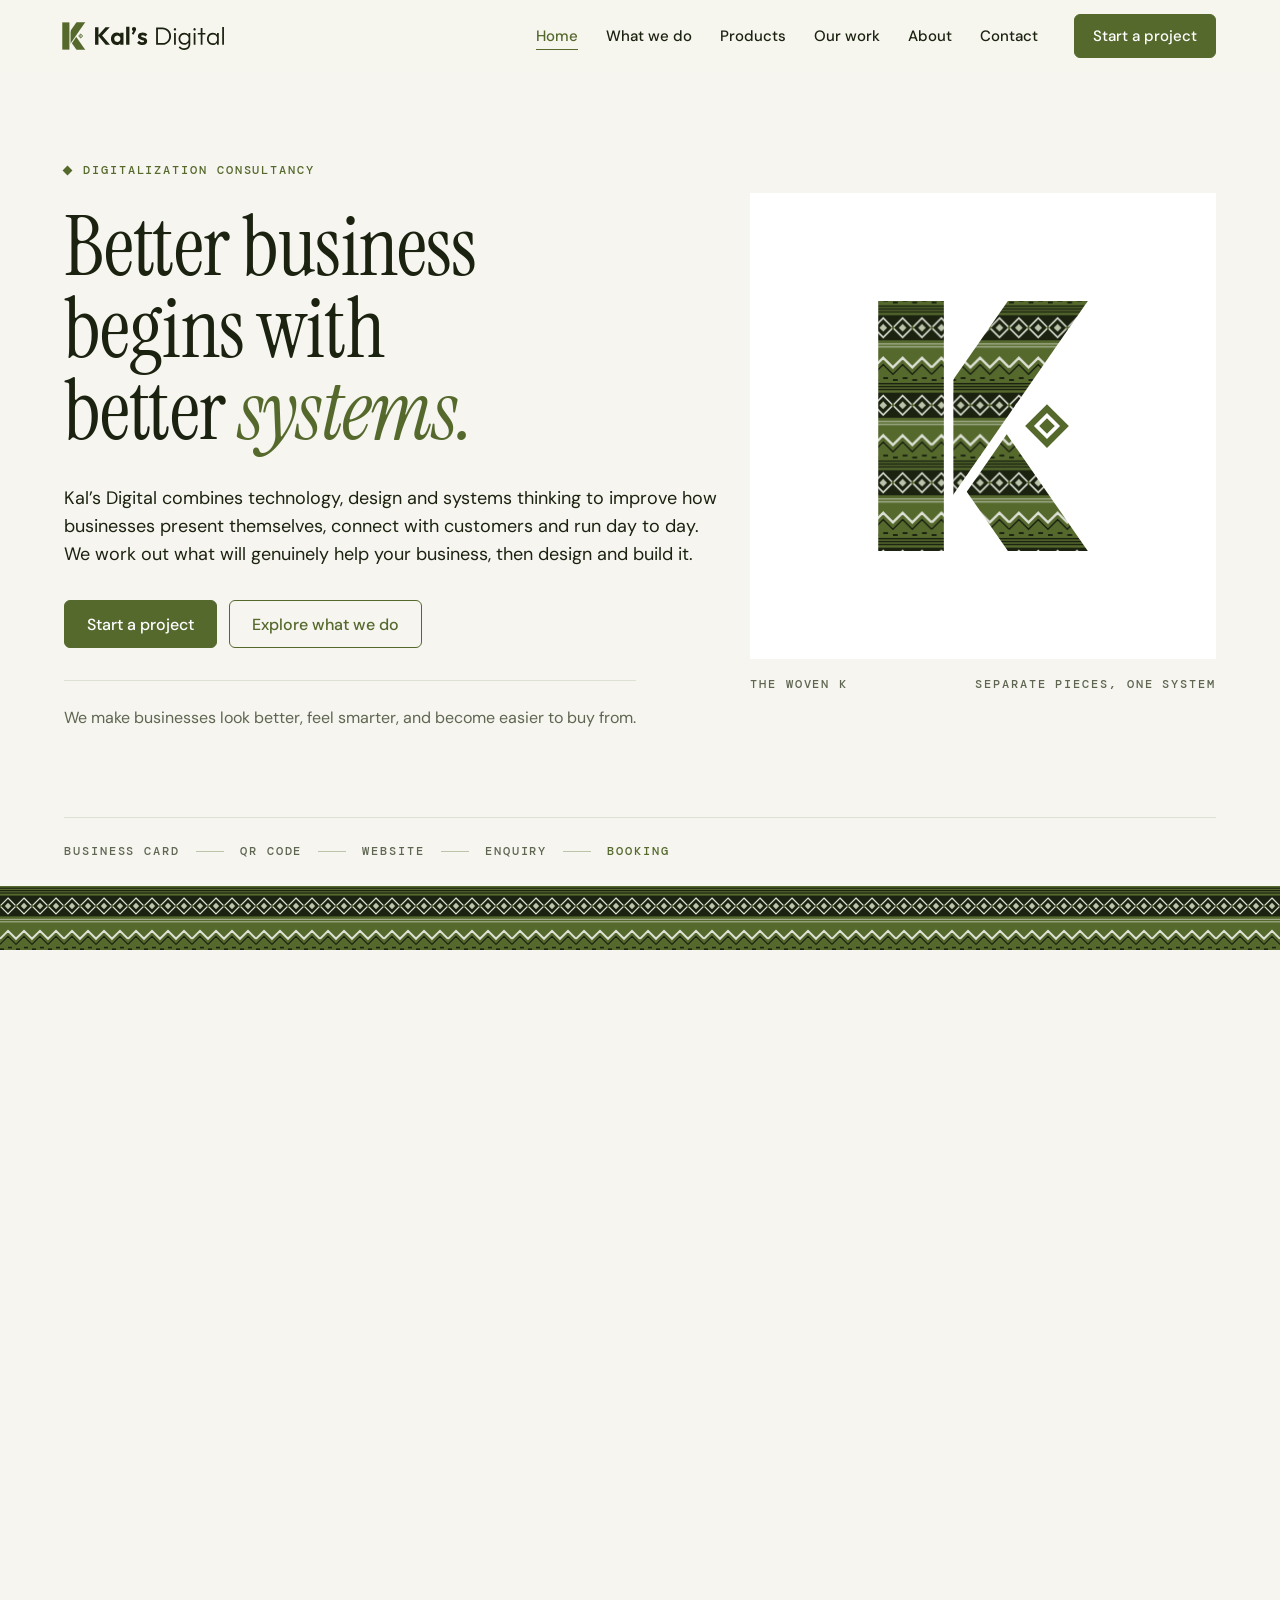
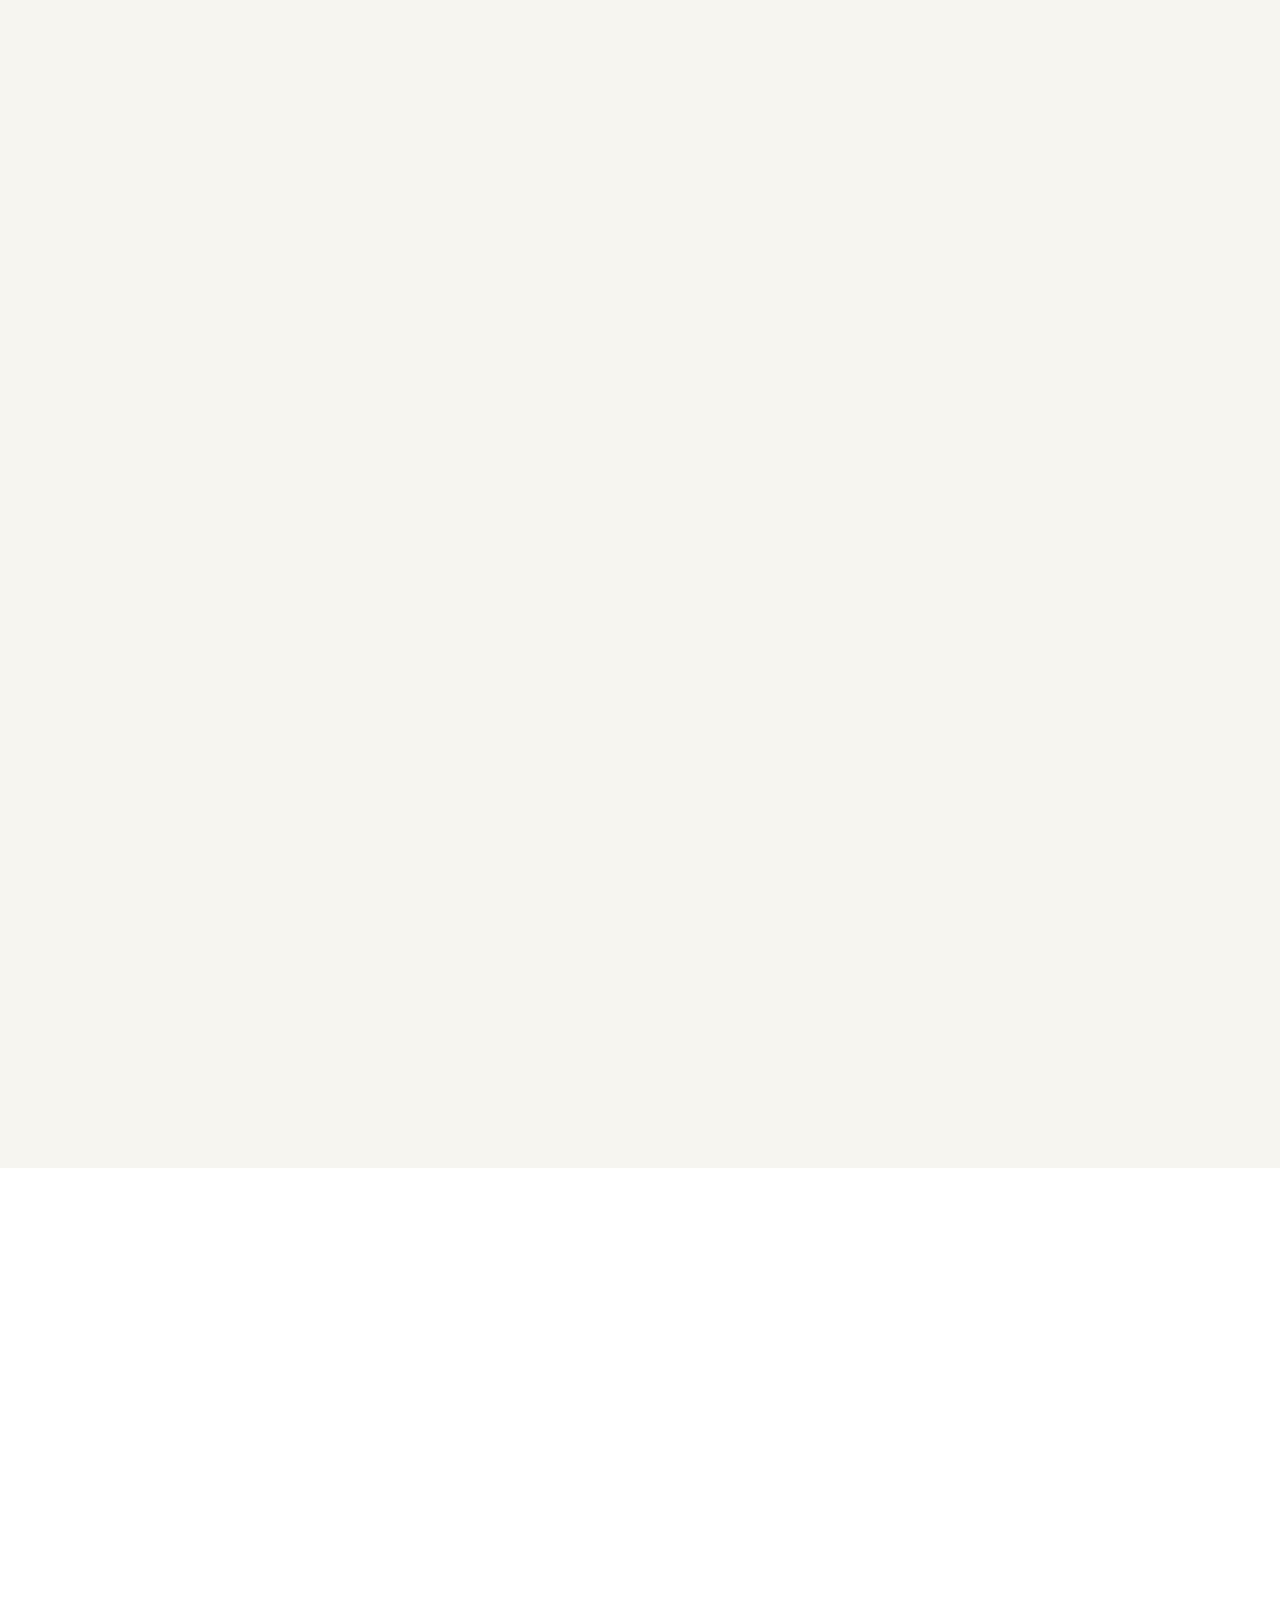
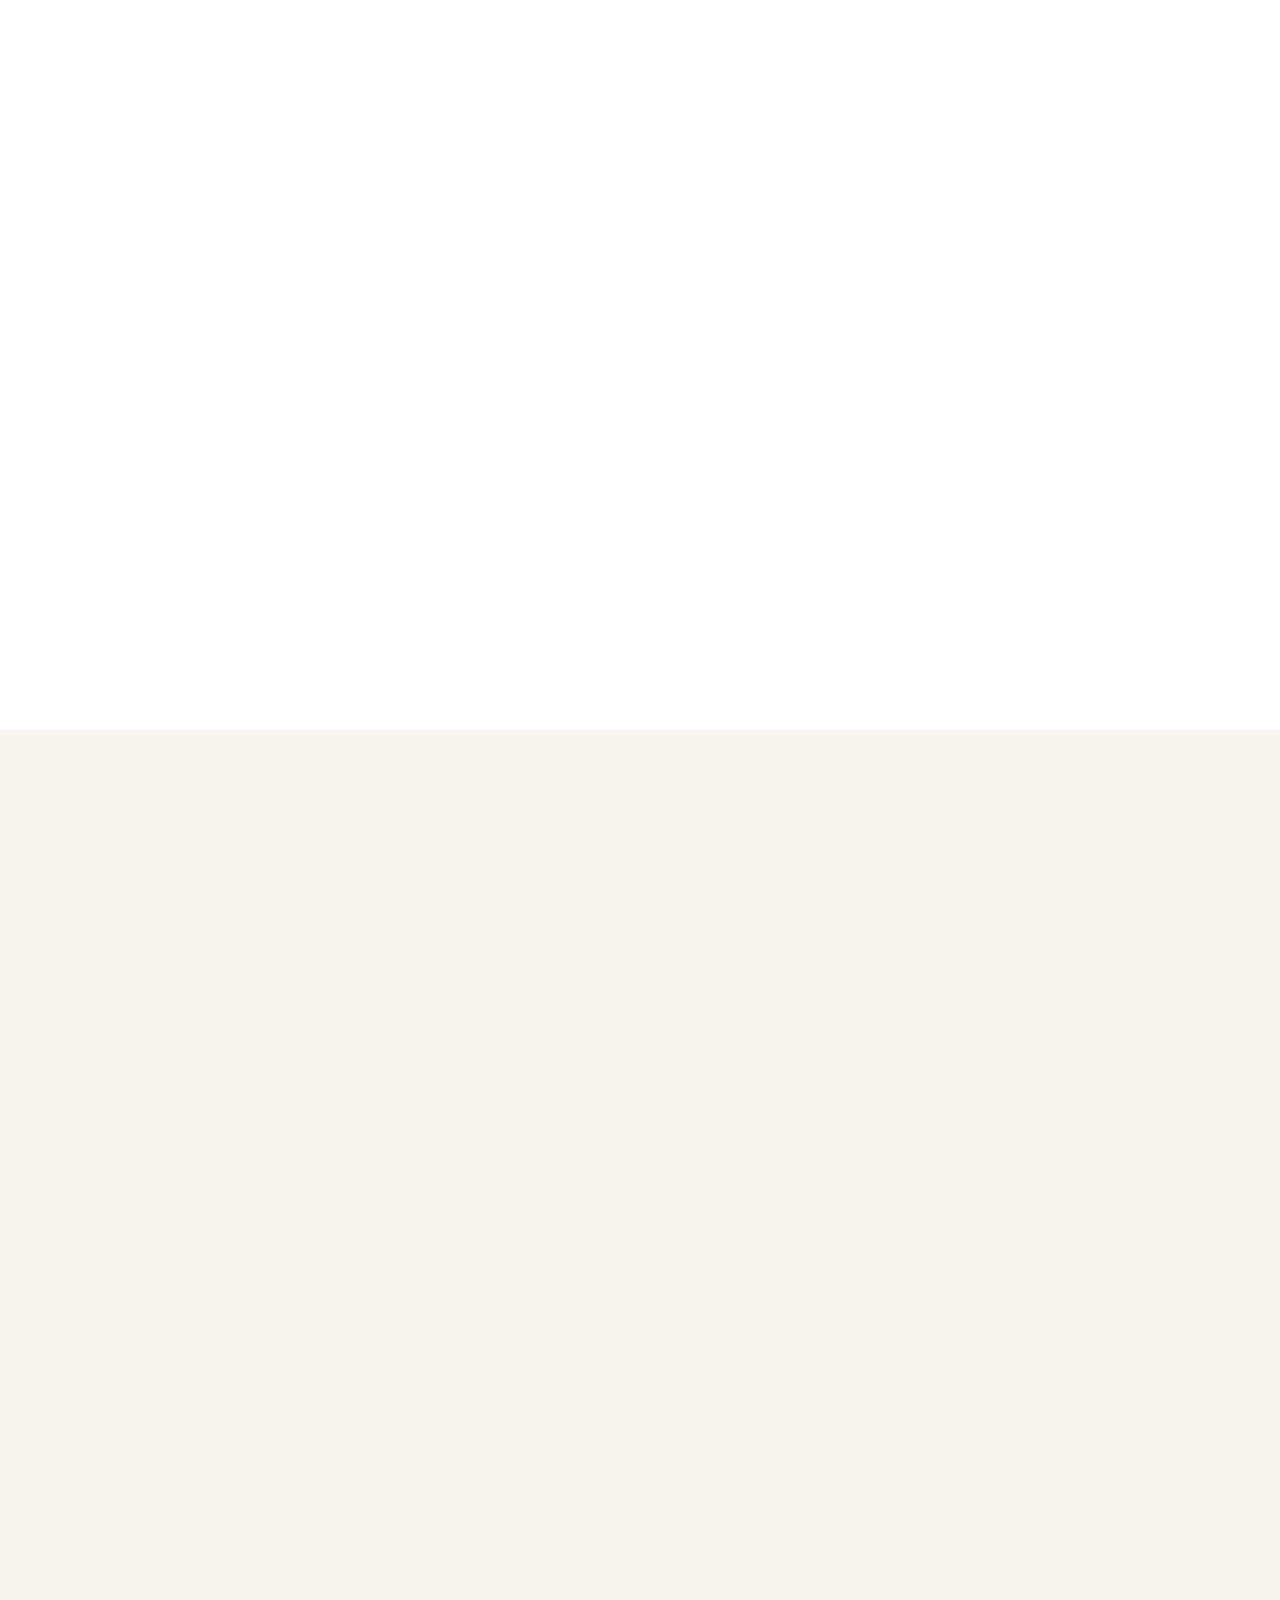
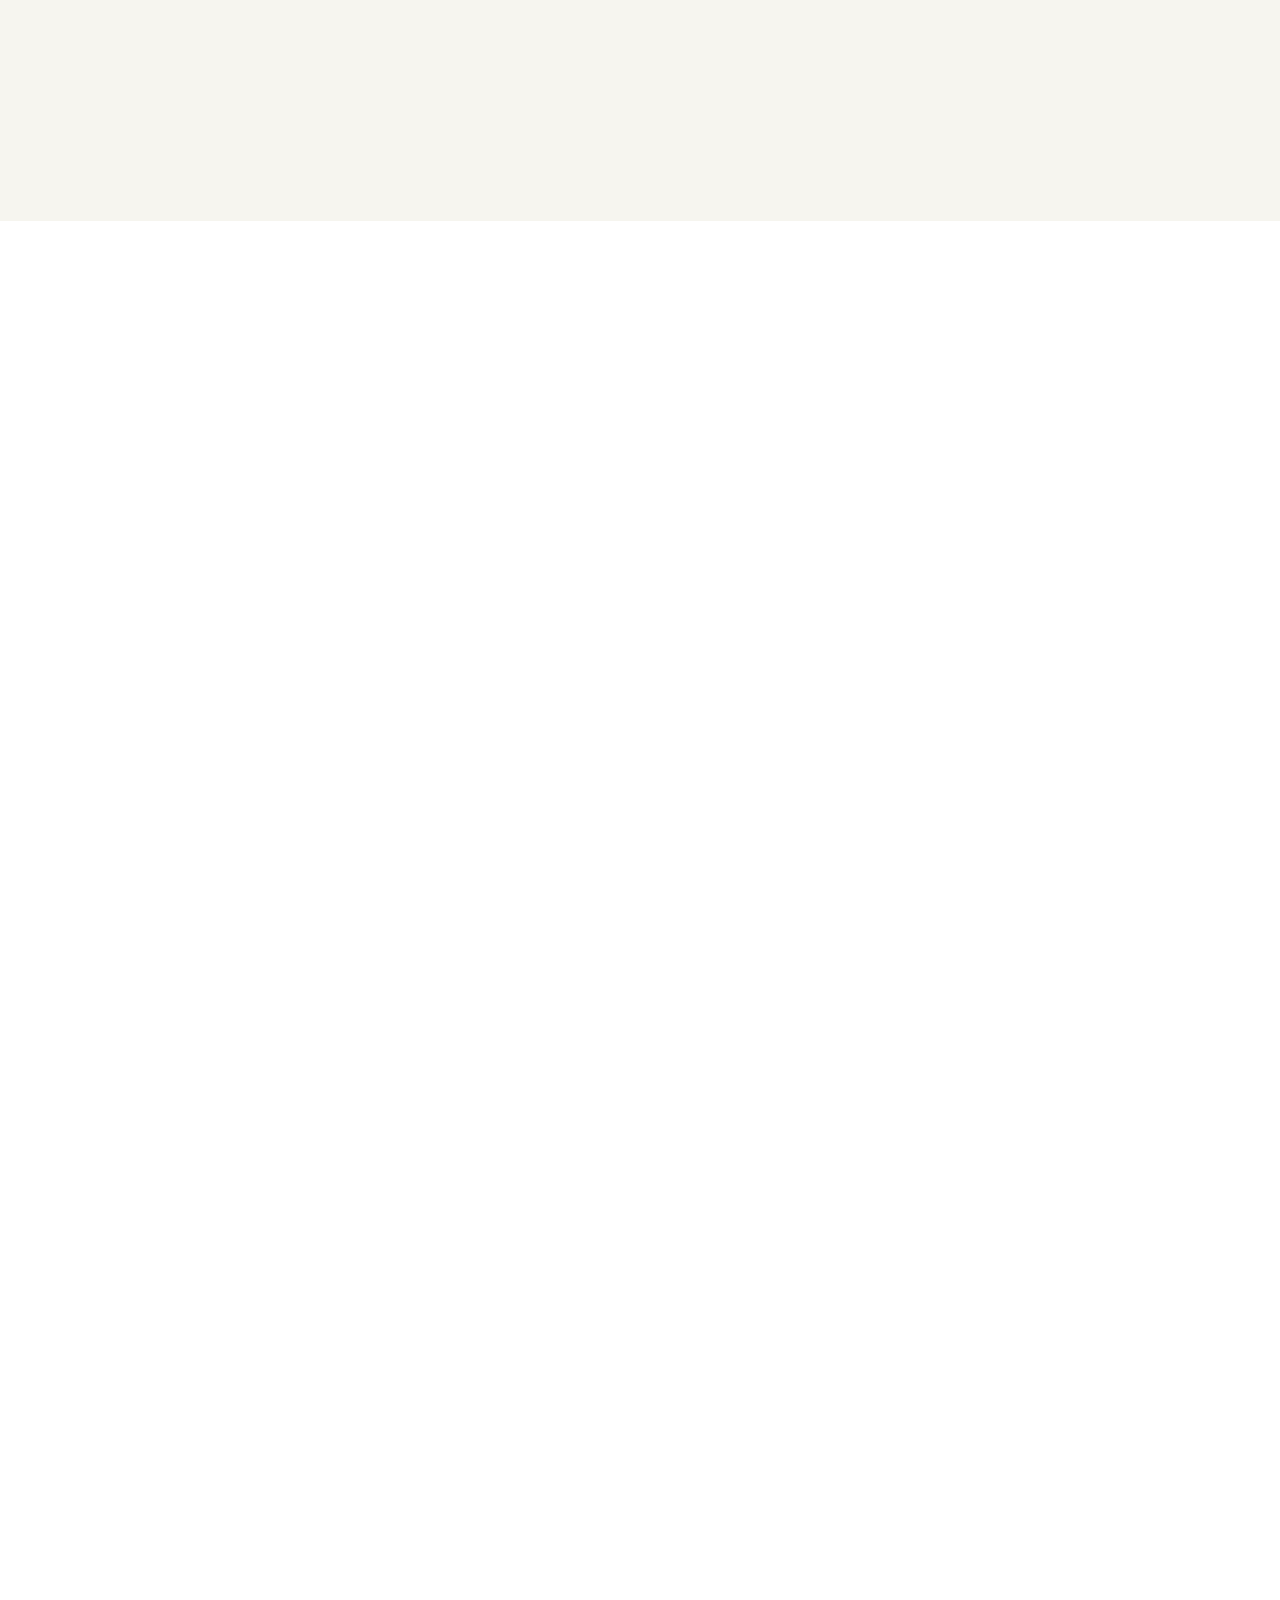
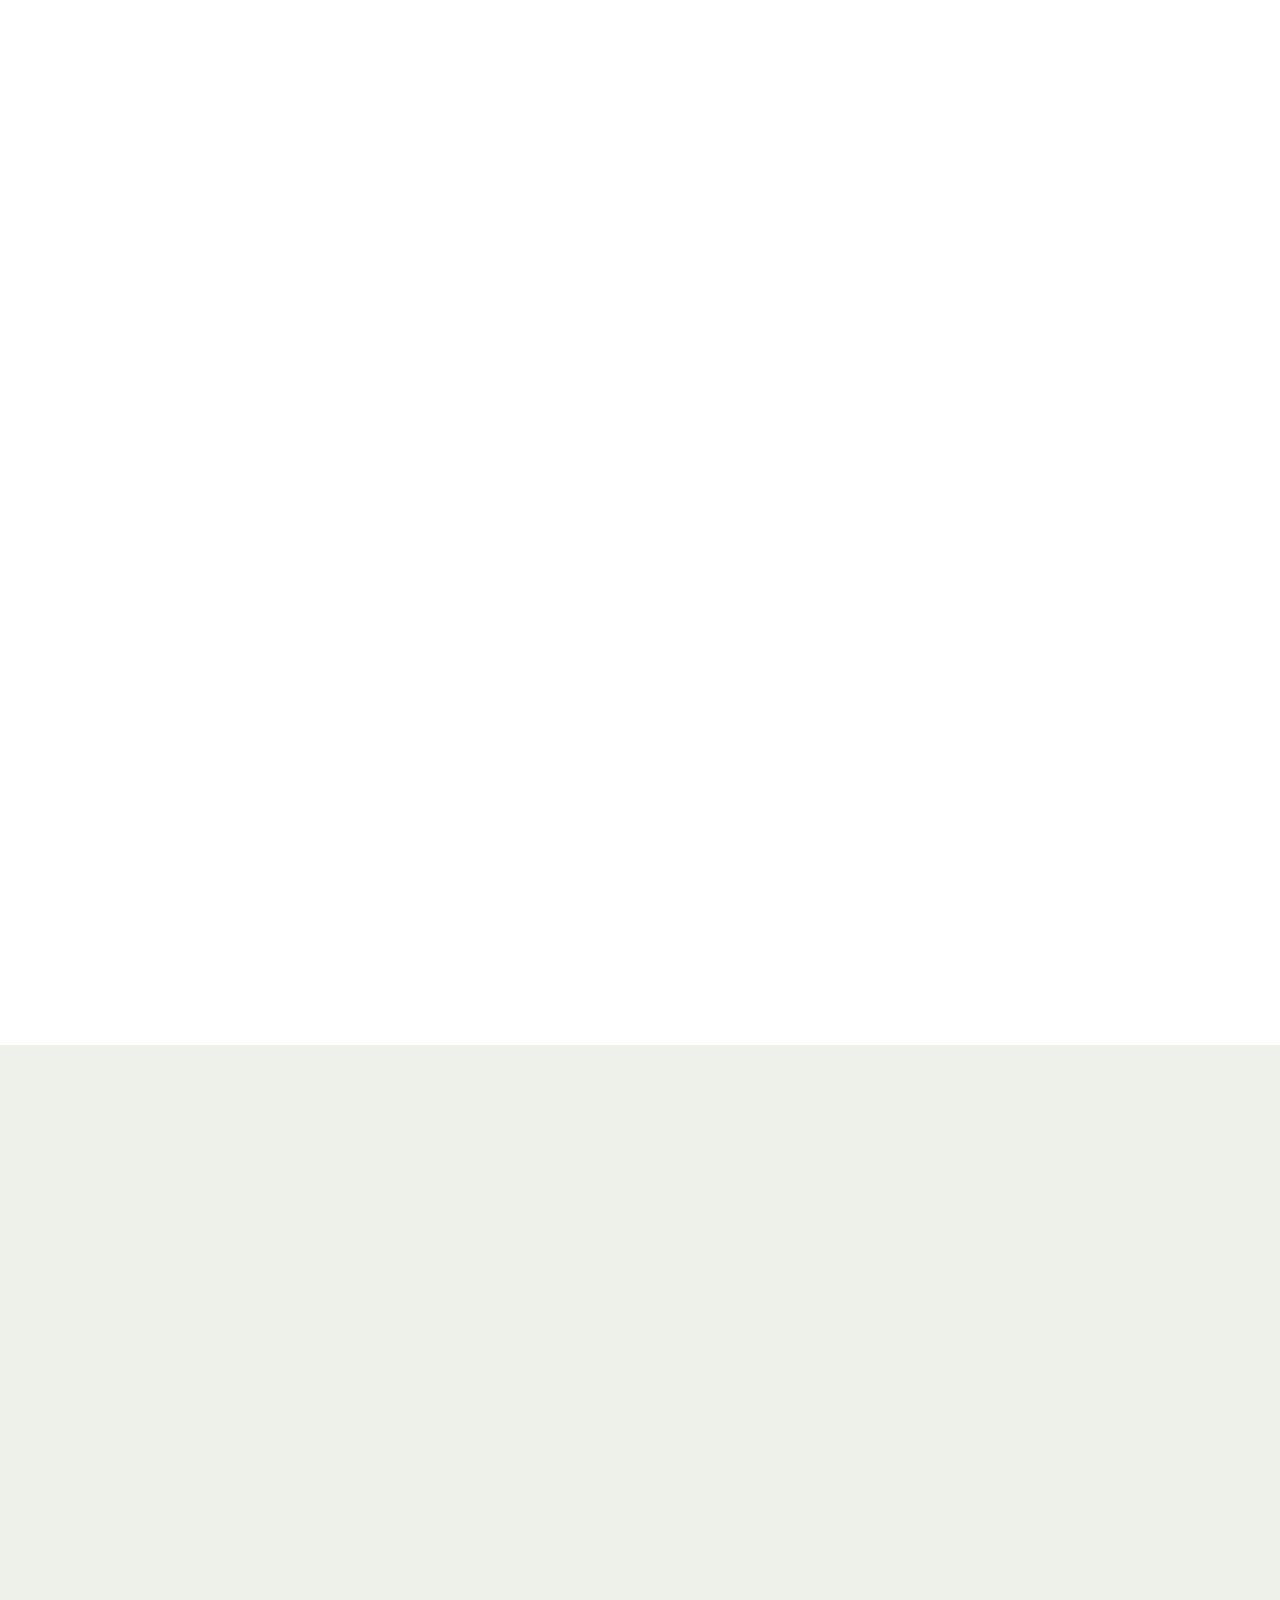
<file: index.html>
<!doctype html>
<html lang="en">
<head><!-- build:head -->
<meta charset="utf-8">
<meta name="viewport" content="width=device-width, initial-scale=1, viewport-fit=cover">
<title>Kal’s Digital · Digitalization consultancy</title>
<meta name="description" content="Kal’s Digital is a digitalization consultancy. We combine technology, design and systems thinking to help businesses look better, feel smarter and become easier to buy from.">
<link rel="canonical" href="https://kal-s-digital.vercel.app/">
<meta name="theme-color" content="#F6F5EF">
<meta name="format-detection" content="telephone=no">
<meta property="og:type" content="website">
<meta property="og:site_name" content="Kal’s Digital">
<meta property="og:locale" content="en_NG">
<meta property="og:title" content="Kal’s Digital · Digitalization consultancy">
<meta property="og:description" content="Kal’s Digital is a digitalization consultancy. We combine technology, design and systems thinking to help businesses look better, feel smarter and become easier to buy from.">
<meta property="og:url" content="https://kal-s-digital.vercel.app/">
<meta property="og:image" content="https://kal-s-digital.vercel.app/assets/og/og-default.png">
<meta property="og:image:width" content="1200">
<meta property="og:image:height" content="630">
<meta property="og:image:alt" content="Kal’s Digital: we make businesses look better, feel smarter, and become easier to buy from.">
<meta name="twitter:card" content="summary_large_image">
<link rel="icon" href="/favicon.ico" sizes="32x32">
<link rel="icon" type="image/png" sizes="32x32" href="/assets/brand/KalsDigital_Favicon_olive_32.png">
<link rel="apple-touch-icon" href="/assets/brand/apple-touch-icon-180.png">
<link rel="manifest" href="/site.webmanifest">
<link rel="preload" href="/assets/fonts/instrument-serif-latin-400-normal.woff2" as="font" type="font/woff2" crossorigin>
<link rel="preload" href="/assets/fonts/instrument-serif-latin-400-italic.woff2" as="font" type="font/woff2" crossorigin>
<link rel="preload" href="/assets/fonts/dm-sans-latin-400-normal.woff2" as="font" type="font/woff2" crossorigin>
<link rel="preload" href="/assets/fonts/dm-sans-latin-500-normal.woff2" as="font" type="font/woff2" crossorigin>
<link rel="preload" href="/assets/fonts/outfit-latin-600-normal.woff2" as="font" type="font/woff2" crossorigin>
<link rel="preload" href="/assets/fonts/dm-mono-latin-500-normal.woff2" as="font" type="font/woff2" crossorigin>
<link rel="stylesheet" href="/assets/css/site.css?v=b7db610e34">
<script src="/assets/js/site.js?v=5737d3ded0" defer></script>
<script type="application/ld+json">{"@context":"https://schema.org","@graph":[{"@type":"Organization","@id":"https://kal-s-digital.vercel.app/#organization","name":"Kal’s Digital","url":"https://kal-s-digital.vercel.app/","logo":"https://kal-s-digital.vercel.app/assets/brand/KalsDigital_AppIcon_olive_1024.svg","description":"A digitalization consultancy combining technology, design and systems thinking to improve how businesses present themselves, connect with customers and operate.","slogan":"We make businesses look better, feel smarter, and become easier to buy from.","sameAs":["https://www.instagram.com/kals_digital/"],"founder":{"@type":"Person","name":"Malik Adelu","alternateName":"Kaalim","jobTitle":"Founder","url":"https://kal-s-digital.vercel.app/about/#founder"},"contactPoint":[{"@type":"ContactPoint","contactType":"sales","telephone":"+234-903-292-3267","availableLanguage":"English"}],"makesOffer":[{"@type":"Offer","name":"KARD Pack","price":"170000","priceCurrency":"NGN","url":"https://kal-s-digital.vercel.app/products/kard/","description":"100 printed cards, a custom landing page and a professional email address","itemOffered":{"@type":"Service","name":"KARD"}},{"@type":"Offer","itemOffered":{"@type":"Service","name":"Slotù","url":"https://getslotu.vercel.app/"}}]},{"@type":"WebSite","@id":"https://kal-s-digital.vercel.app/#website","url":"https://kal-s-digital.vercel.app/","name":"Kal’s Digital","publisher":{"@id":"https://kal-s-digital.vercel.app/#organization"}}]}</script>
<!-- /build:head --></head>
<body>
<!-- build:icons -->
<svg xmlns="http://www.w3.org/2000/svg" class="icon-sprite" width="0" height="0" aria-hidden="true" focusable="false">
  <symbol id="i-arrow" viewBox="0 0 24 24"><path d="M4 12h15M13 6l6 6-6 6"/></symbol>
  <symbol id="i-external" viewBox="0 0 24 24"><path d="M7 17L17 7M9 7h8v8"/></symbol>
  <symbol id="i-card" viewBox="0 0 24 24"><path d="M3 6h18v12H3zM6 14h6M6 10h3"/><path d="M15 9h3v3h-3z"/></symbol>
  <symbol id="i-qr" viewBox="0 0 24 24"><path d="M4 4h6v6H4zM14 4h6v6h-6zM4 14h6v6H4zM14 14h2v2h-2zM18 14h2M14 18h2v2M18 18h2v2h-2"/></symbol>
  <symbol id="i-page" viewBox="0 0 24 24"><path d="M7 3h10v18H7zM10 18h4M9.5 7h5M9.5 10h5M9.5 13h3"/></symbol>
  <symbol id="i-mail" viewBox="0 0 24 24"><path d="M3 6h18v12H3z"/><path d="M3 7l9 6.5L21 7"/></symbol>
  <symbol id="i-share" viewBox="0 0 24 24"><path d="M4 5h16v11H9l-5 4z"/></symbol>
  <symbol id="i-globe" viewBox="0 0 24 24"><path d="M3 12h18M12 3c2.8 3 2.8 15 0 18M12 3c-2.8 3-2.8 15 0 18"/><path d="M12 3a9 9 0 1 0 0 18 9 9 0 0 0 0-18z"/></symbol>
  <symbol id="i-phone" viewBox="0 0 24 24"><path d="M6 3h4l1.5 5-2.5 1.5a11 11 0 0 0 5.5 5.5L16 12.5l5 1.5v4c0 1.5-1.2 3-3 3C10 21 3 14 3 6c0-1.8 1.5-3 3-3z"/></symbol>
  <symbol id="i-calendar" viewBox="0 0 24 24"><path d="M3 5h18v16H3zM3 10h18M8 3v4M16 3v4M7 14h3v3H7z"/></symbol>
  <symbol id="i-menu" viewBox="0 0 24 24"><path d="M5 4h14v17H5zM8 8h8M8 12h8M8 16h5"/></symbol>
  <symbol id="i-table" viewBox="0 0 24 24"><path d="M3 9h18M5 9v11M19 9v11M9 9V6h6v3"/><path d="M10.5 4h3"/></symbol>
  <symbol id="i-scan" viewBox="0 0 24 24"><path d="M4 8V4h4M16 4h4v4M20 16v4h-4M8 20H4v-4M4 12h16"/></symbol>
  <symbol id="i-check" viewBox="0 0 24 24"><path d="M12 3l9 9-9 9-9-9z"/><path d="M12 8.5l3.5 3.5-3.5 3.5-3.5-3.5z"/></symbol>
  <symbol id="i-image" viewBox="0 0 24 24"><path d="M3 5h18v14H3z"/><path d="M3 16l5-5 4 4 3-3 6 6"/><path d="M15 8h2v2h-2z"/></symbol>
  <symbol id="i-bank" viewBox="0 0 24 24"><path d="M3 9l9-5 9 5M5 10v8M9.5 10v8M14.5 10v8M19 10v8M3 20h18"/></symbol>
  <symbol id="i-desk" viewBox="0 0 24 24"><path d="M3 4h18v12H3zM9 20h6M12 16v4"/><path d="M7 8h4M7 11h7"/></symbol>
  <symbol id="i-instagram" viewBox="0 0 24 24"><path d="M4 4h16v16H4z"/><path d="M12 8.5a3.5 3.5 0 1 0 0 7 3.5 3.5 0 0 0 0-7zM16.5 6.5h1"/></symbol>
</svg>
<!-- /build:icons -->
<!-- build:header -->
<a class="skip-link" href="#main">Skip to content</a>
<header class="site-header" data-header>
  <div class="container header-bar">
    <a class="brand" href="/"><img src="/assets/brand/KalsDigital_Logo_Horizontal_olive-on-light.svg" alt="Kal’s Digital home" width="188" height="52"></a>
    <nav class="primary-nav" aria-label="Main">
      <ul>
        <li><a href="/" data-nav="home" aria-current="page">Home</a></li>
        <li><a href="/what-we-do/" data-nav="what-we-do">What we do</a></li>
        <li><a href="/products/" data-nav="products">Products</a></li>
        <li><a href="/work/" data-nav="work">Our work</a></li>
        <li><a href="/about/" data-nav="about">About</a></li>
        <li><a href="/contact/" data-nav="contact">Contact</a></li>
      </ul>
    </nav>
    <a class="btn btn--sm header-cta" href="/contact/">Start a project</a>
    <button class="menu-toggle" type="button" aria-expanded="false" aria-controls="mobile-menu" data-menu-toggle>
      <span class="menu-toggle-bars" aria-hidden="true"><span></span></span>
      <span class="menu-toggle-text">Menu</span>
      <span class="visually-hidden" data-menu-label>Open the menu</span>
    </button>
  </div>
  <div class="mobile-menu" id="mobile-menu" hidden data-menu>
    <nav aria-label="Main (small screens)">
      <ul>
        <li><a class="mobile-link" href="/" data-nav="home" aria-current="page">Home</a></li>
        <li><a class="mobile-link" href="/what-we-do/" data-nav="what-we-do">What we do</a></li>
        <li><a class="mobile-link" href="/products/" data-nav="products">Products</a></li>
        <li><a class="mobile-link" href="/work/" data-nav="work">Our work</a></li>
        <li><a class="mobile-link" href="/about/" data-nav="about">About</a></li>
        <li><a class="mobile-link" href="/contact/" data-nav="contact">Contact</a></li>
      </ul>
    </nav>
    <a class="btn" href="/contact/">Start a project</a>
    <div class="mobile-menu-contact">
      <span class="label">Talk to us</span>
      <a href="https://wa.me/2348088812532" rel="noopener" target="_blank">WhatsApp 0808 881 2532</a>
      <a href="tel:+2349032923267">Call 0903 292 3267</a>
    </div>
    <div class="mobile-menu-weave" aria-hidden="true"><div class="weave-band weave-band--sm weave-band--static"></div></div>
  </div>
</header>
<!-- /build:header -->

<main id="main" class="page-home">

  <!-- Hero -->
  <section class="hero" aria-labelledby="hero-title">
    <div class="container">
      <div class="grid hero-grid">
        <div class="col-7">
          <p class="label">Digitalization consultancy</p>
          <h1 class="display-xxl" id="hero-title">Better business begins with better <em>systems.</em></h1>
          <p class="lead">Kal’s Digital combines technology, design and systems thinking to improve how businesses present themselves, connect with customers and run day to day. We work out what will genuinely help your business, then design and build it.</p>
          <div class="btn-row">
            <a class="btn" href="/contact/">Start a project</a>
            <a class="btn btn--secondary" href="/what-we-do/">Explore what we do</a>
          </div>
          <p class="hero-signoff muted">We make businesses look better, feel smarter, and become easier to buy from.</p>
        </div>
        <div class="col-5 hero-mark">
          <div class="mark-tile">
            <img src="/assets/brand/KalsDigital_K_kente-fill.svg" alt="The Woven K, the Kal’s Digital logomark, filled with the Kal’s Weave pattern" width="512" height="512" fetchpriority="high">
          </div>
          <p class="mark-caption"><span>The Woven K</span><span>Separate pieces, one system</span></p>
        </div>
      </div>
      <div class="touchpoint-chain">
        <p class="visually-hidden">How a connected customer journey runs:</p>
        <ol>
          <li>Business card</li>
          <li>QR code</li>
          <li>Website</li>
          <li>Enquiry</li>
          <li>Booking</li>
        </ol>
      </div>
    </div>
    <div class="weave-band" aria-hidden="true"></div>
  </section>

  <!-- The business problem -->
  <section class="section section--paper" aria-labelledby="problem-title">
    <div class="container">
      <div class="section-head section-head--split">
        <div class="stack">
          <p class="label">The problem</p>
          <h2 class="display-l" id="problem-title">Your customers meet your business in <em>pieces.</em></h2>
        </div>
        <p class="lead muted">A card in someone’s wallet. A social profile that hasn’t changed in months. A website that says less than your WhatsApp status. Bookings that live in your DMs. Each piece works a little on its own, and the customer is left to join them up.</p>
      </div>

      <div class="journey" data-reveal>
        <figure class="journey-panel journey-panel--before">
          <p class="label">Before · disconnected</p>
          <div class="touch-scatter" aria-hidden="true">
            <span class="touch"><svg class="icon"><use href="#i-card"/></svg>Business card</span>
            <span class="touch"><svg class="icon"><use href="#i-share"/></svg>Social profile</span>
            <span class="touch"><svg class="icon"><use href="#i-globe"/></svg>Website</span>
            <span class="touch"><svg class="icon"><use href="#i-phone"/></svg>Phone number</span>
            <span class="touch"><svg class="icon"><use href="#i-calendar"/></svg>Bookings</span>
          </div>
          <figcaption class="muted">Each touchpoint works alone: business card, social profile, website, phone number and bookings. The customer has to piece the story together.</figcaption>
        </figure>
        <figure class="journey-panel journey-panel--after on-olive">
          <p class="label">After · connected</p>
          <ol class="touch-chain" aria-hidden="true">
            <li><span class="touch"><svg class="icon"><use href="#i-card"/></svg>Business card</span></li>
            <li><span class="touch"><svg class="icon"><use href="#i-share"/></svg>Social profile</span></li>
            <li><span class="touch"><svg class="icon"><use href="#i-globe"/></svg>Website</span></li>
            <li><span class="touch"><svg class="icon"><use href="#i-phone"/></svg>Phone number</span></li>
            <li><span class="touch"><svg class="icon"><use href="#i-calendar"/></svg>Bookings</span></li>
          </ol>
          <figcaption>One system. The card leads to the profile, the profile to the website, the website to a call or a booking. Each touchpoint leads naturally to the next.</figcaption>
        </figure>
      </div>

      <div class="grid breaks">
        <div class="col-5 stack">
          <h3 class="display-m">We look at the whole journey before we build any part of it.</h3>
          <p class="muted">Technology should earn its place. We start with how you sell and where customers get stuck, then choose the smallest set of digital pieces that fixes it. Sometimes that is a website. Sometimes it is a card, a booking flow or a properly organised Instagram. Often it is two or three of these, connected.</p>
        </div>
        <div class="col-6 start-7">
          <p class="label label--plain">Where it usually breaks</p>
          <ul class="breaks-list" role="list">
            <li><span class="num">01</span><span>An outdated website that no longer reflects what you sell, or how well you do it.</span></li>
            <li><span class="num">02</span><span>A weak online presence, so people who search for what you do find someone else.</span></li>
            <li><span class="num">03</span><span>Customer journeys that stop halfway, with no clear next step after the first look.</span></li>
            <li><span class="num">04</span><span>Manual work, such as confirming every enquiry by hand, that a simple system could carry.</span></li>
            <li><span class="num">05</span><span>Technology that was paid for but never solved a meaningful problem.</span></li>
          </ul>
        </div>
      </div>
    </div>
  </section>

  <!-- What we build -->
  <section class="section section--white" aria-labelledby="build-title">
    <div class="container">
      <div class="section-head section-head--split">
        <div class="stack">
          <p class="label">What we do</p>
          <h2 class="display-l" id="build-title">Three kinds of work. One connected <em>result.</em></h2>
        </div>
        <p class="lead muted">Come to us for a single service or a broader piece of work. Either way, we scope it around the problem you need solved, and nothing more.</p>
      </div>

      <div class="capability-rows">
        <article class="capability" data-reveal>
          <span class="capability-num">01</span>
          <h3 class="display-m">Digital presence</h3>
          <dl>
            <div><dt>The problem</dt><dd>Customers can’t find you online, or don’t trust what they find.</dd></div>
            <div><dt>What we do</dt><dd>Websites, landing pages, search engine optimization, and social media profiles set up properly.</dd></div>
            <div><dt>What changes</dt><dd>A professional presence that explains what you offer and makes the next step obvious.</dd></div>
          </dl>
        </article>
        <article class="capability" data-reveal>
          <span class="capability-num">02</span>
          <h3 class="display-m">Brand and communication</h3>
          <dl>
            <div><dt>The problem</dt><dd>Your business looks different everywhere it appears.</dd></div>
            <div><dt>What we do</dt><dd>Brand strategy, visual identity, graphic design, content creation and campaign concepts.</dd></div>
            <div><dt>What changes</dt><dd>One coherent identity across logo, colour, type, graphics and content, so people recognise you.</dd></div>
          </dl>
        </article>
        <article class="capability" data-reveal>
          <span class="capability-num">03</span>
          <h3 class="display-m">Digital systems</h3>
          <dl>
            <div><dt>The problem</dt><dd>Touchpoints that don’t connect, and manual steps that slow customers down.</dd></div>
            <div><dt>What we do</dt><dd>QR experiences, enquiry and booking flows, workflow automation and custom solutions.</dd></div>
            <div><dt>What changes</dt><dd>Fewer dead ends for your customers, and less repetitive work for you and your team.</dd></div>
          </dl>
        </article>
      </div>
      <p class="btn-row section-foot"><a class="text-link" href="/what-we-do/">See everything we do <svg class="icon icon--sm" aria-hidden="true"><use href="#i-arrow"/></svg></a></p>
    </div>
  </section>

  <!-- Products -->
  <section class="section section--paper" aria-labelledby="products-title">
    <div class="container">
      <div class="section-head section-head--split">
        <div class="stack">
          <p class="label">Our products</p>
          <h2 class="display-l" id="products-title">Some problems repeat. So we built <em>products</em> for them.</h2>
        </div>
        <p class="lead muted">Some challenges are unique to one business and call for a tailored engagement. Others come up again and again. KARD and Slotù are the first two products we built from patterns we kept seeing.</p>
      </div>

      <div class="product-pair">
        <article class="product-panel product-panel--kard on-dark" data-reveal aria-labelledby="kard-name">
          <p class="label">KARD by Kal’s Digital</p>
          <h3 class="product-name" id="kard-name">KARD</h3>
          <p class="display-m">Make every introduction <em>count.</em></p>
          <p class="muted">A connected physical and digital presence. Your printed business card carries a QR code that opens a landing page built for your business, backed by a professional email address on your own domain.</p>
          <ul class="diamond-list">
            <li>Printed cards, QR code, landing page and professional email</li>
            <li>KARD websites, designed around each client’s identity</li>
            <li>Restaurant QR menus: your menu, one scan away</li>
          </ul>
          <p class="small muted">KARD Pack: ₦170,000</p>
          <div class="btn-row"><a class="btn btn--light" href="/products/kard/">Explore KARD</a></div>
        </article>
        <article class="product-panel product-panel--slotu on-olive" data-reveal data-reveal-delay="1" aria-labelledby="slotu-name">
          <p class="label">Slotù by Kal’s Digital</p>
          <h3 class="slotu-wordmark" id="slotu-name"><span aria-hidden="true">slotù</span><span class="visually-hidden">Slotù</span></h3>
          <p class="display-m">Show your work. Fill your <em>calendar.</em></p>
          <p>Portfolio and booking websites for appointment-based professionals. Clients see your work, choose a service, request a time and pay a deposit by bank transfer. You manage every booking from a private owner desk.</p>
          <ul class="diamond-list">
            <li>For makeup artists, barbers, stylists, lash and nail technicians, and more</li>
            <li>Services, prices and open times your clients can see</li>
            <li>A private owner desk to confirm deposits and manage bookings</li>
          </ul>
          <div class="btn-row"><a class="btn btn--light" href="/products/slotu/">Explore Slotù</a></div>
        </article>
      </div>
    </div>
  </section>

  <!-- Selected work -->
  <section class="section section--white" aria-labelledby="work-title">
    <div class="container">
      <div class="section-head section-head--split">
        <div class="stack">
          <p class="label">Selected work</p>
          <h2 class="display-l" id="work-title">Real businesses. Their own <em>identities.</em></h2>
        </div>
        <p class="lead muted">Every site below was designed and built by Kal’s Digital and is live today. Each one carries its client’s brand, not ours.</p>
      </div>

      <article class="work-feature" data-reveal aria-labelledby="w-glam">
        <div class="device-pair">
          <div class="browser">
            <div class="browser-bar"><span class="dots" aria-hidden="true"><i></i><i></i><i></i></span><span class="browser-url">glambyoyin.vercel.app</span></div>
            <img src="/assets/work/glam-desktop-720.webp" srcset="/assets/work/glam-desktop-720.webp 720w, /assets/work/glam-desktop-1440.webp 1440w" sizes="(min-width: 1024px) 680px, 90vw" width="1440" height="900" loading="lazy" decoding="async" alt="The GLAM BY OYIN website: the brand name in white serif capitals on a deep plum background, with the line Beauty, taken seriously.">
          </div>
          <div class="phone">
            <img src="/assets/work/glam-book-mobile-390.webp" srcset="/assets/work/glam-book-mobile-390.webp 390w, /assets/work/glam-book-mobile-780.webp 780w" sizes="210px" width="390" height="844" loading="lazy" decoding="async" alt="The GLAM BY OYIN booking site on a phone, headed Book your look.">
          </div>
        </div>
        <div class="stack">
          <p class="work-type">Makeup, lashes and beauty · Brand site and booking site</p>
          <h3 class="display-m" id="w-glam">GLAM BY OYIN</h3>
          <p class="muted">A brand website built around films of the artist’s makeup and lash work, and a separate booking website where clients choose a service, pay a deposit by bank transfer and upload their receipt. Its booking system became the foundation of Slotù.</p>
          <ul class="chips" aria-label="What we built">
            <li class="chip">Brand website</li><li class="chip">Video portfolio</li><li class="chip">Booking website</li><li class="chip">Owner desk</li>
          </ul>
          <div class="btn-row">
            <a class="text-link" href="https://glambyoyin.vercel.app/" rel="noopener" target="_blank">Visit the brand site<span class="visually-hidden"> (opens in a new tab)</span> <svg class="icon icon--sm" aria-hidden="true"><use href="#i-external"/></svg></a>
            <a class="text-link" href="https://glambyoyin-bookings.vercel.app/" rel="noopener" target="_blank">Visit the booking site<span class="visually-hidden"> (opens in a new tab)</span> <svg class="icon icon--sm" aria-hidden="true"><use href="#i-external"/></svg></a>
          </div>
        </div>
      </article>

      <div class="work-grid">
        <article class="work-card" data-reveal aria-labelledby="w-enlux">
          <div class="browser">
            <div class="browser-bar"><span class="dots" aria-hidden="true"><i></i><i></i><i></i></span><span class="browser-url">enlux.vercel.app</span></div>
            <img src="/assets/work/enlux-desktop-720.webp" srcset="/assets/work/enlux-desktop-720.webp 720w, /assets/work/enlux-desktop-1440.webp 1440w" sizes="(min-width: 768px) 45vw, 90vw" width="1440" height="900" loading="lazy" decoding="async" alt="The ENLUX website: a silver monogram and the line Pain made me timeless, on a black starfield.">
          </div>
          <div class="work-meta"><h3 id="w-enlux">ENLUX</h3><span class="work-type">Fashion and lifestyle</span></div>
          <p>A manifesto-led brand site for a fashion and lifestyle label: bold, minimal pieces for people who were never made to blend in.</p>
          <a class="text-link work-link" href="https://enlux.vercel.app/" rel="noopener" target="_blank">Visit the site<span class="visually-hidden"> ENLUX (opens in a new tab)</span> <svg class="icon icon--sm" aria-hidden="true"><use href="#i-external"/></svg></a>
        </article>
        <article class="work-card" data-reveal data-reveal-delay="1" aria-labelledby="w-forge">
          <div class="browser">
            <div class="browser-bar"><span class="dots" aria-hidden="true"><i></i><i></i><i></i></span><span class="browser-url">forge-visuelle.vercel.app</span></div>
            <img src="/assets/work/forge-desktop-720.webp" srcset="/assets/work/forge-desktop-720.webp 720w, /assets/work/forge-desktop-1440.webp 1440w" sizes="(min-width: 768px) 45vw, 90vw" width="1440" height="900" loading="lazy" decoding="async" alt="The Forge Visuelle website: the headline We don’t just design brands, we forge identities people remember, in cream and amber on a dark grid.">
          </div>
          <div class="work-meta"><h3 id="w-forge">Forge Visuelle</h3><span class="work-type">Creative identity studio</span></div>
          <p>A three-page site for a creative identity studio, setting out its services, the people it works with and the thinking behind every brand it builds.</p>
          <a class="text-link work-link" href="https://forge-visuelle.vercel.app/" rel="noopener" target="_blank">Visit the site<span class="visually-hidden"> Forge Visuelle (opens in a new tab)</span> <svg class="icon icon--sm" aria-hidden="true"><use href="#i-external"/></svg></a>
        </article>
        <article class="work-card" data-reveal aria-labelledby="w-vistosa">
          <div class="browser">
            <div class="browser-bar"><span class="dots" aria-hidden="true"><i></i><i></i><i></i></span><span class="browser-url">vistosa-pi.vercel.app</span></div>
            <img src="/assets/work/vistosa-desktop-720.webp" srcset="/assets/work/vistosa-desktop-720.webp 720w, /assets/work/vistosa-desktop-1440.webp 1440w" sizes="(min-width: 768px) 45vw, 90vw" width="1440" height="900" loading="lazy" decoding="async" alt="The Vistosa The Brand website: a white script logo on black, with the line Stand out in your unique design.">
          </div>
          <div class="work-meta"><h3 id="w-vistosa">Vistosa The Brand</h3><span class="work-type">Hand-dyed clothing</span></div>
          <p>A site for a label that turns plain clothing into one-of-a-kind, hand-dyed pieces, with the dyeing process, a lookbook and a route to commission a piece.</p>
          <a class="text-link work-link" href="https://vistosa-pi.vercel.app/" rel="noopener" target="_blank">Visit the site<span class="visually-hidden"> Vistosa The Brand (opens in a new tab)</span> <svg class="icon icon--sm" aria-hidden="true"><use href="#i-external"/></svg></a>
        </article>
        <article class="work-card" data-reveal data-reveal-delay="1" aria-labelledby="w-ktg">
          <div class="browser">
            <div class="browser-bar"><span class="dots" aria-hidden="true"><i></i><i></i><i></i></span><span class="browser-url">ktgmusic.site</span></div>
            <img src="/assets/work/ktg-desktop-720.webp" srcset="/assets/work/ktg-desktop-720.webp 720w, /assets/work/ktg-desktop-1440.webp 1440w" sizes="(min-width: 768px) 45vw, 90vw" width="1440" height="900" loading="lazy" decoding="async" alt="The KTG MUSIC website styled as a TV channel, with an on-air portrait of the artist and a Now playing panel.">
          </div>
          <div class="work-meta"><h3 id="w-ktg">KTG MUSIC</h3><span class="work-type">Music artist</span></div>
          <p>An artist site framed as a television channel, with streaming tracks, performance videos and a sign-up form for fans.</p>
          <a class="text-link work-link" href="https://ktgmusic.site/" rel="noopener" target="_blank">Visit the site<span class="visually-hidden"> KTG MUSIC (opens in a new tab)</span> <svg class="icon icon--sm" aria-hidden="true"><use href="#i-external"/></svg></a>
        </article>
      </div>
      <p class="btn-row section-foot"><a class="btn btn--secondary" href="/work/">See the full portfolio</a></p>
    </div>
  </section>

  <!-- How we work -->
  <section class="section section--mist" aria-labelledby="process-title">
    <div class="container">
      <div class="section-head section-head--split">
        <div class="stack">
          <p class="label">How we work</p>
          <h2 class="display-l" id="process-title">Diagnose. Design. Build. <em>Refine.</em></h2>
        </div>
        <p class="lead muted">A clear path from first conversation to handover. Your input at the right moments is what keeps the result fitted to your business.</p>
      </div>
      <ol class="process" role="list">
        <li data-reveal><span class="step-num">01</span><h3>Diagnose</h3><p>We learn how your business works, who your customers are and where they get stuck, before we recommend anything.</p></li>
        <li data-reveal data-reveal-delay="1"><span class="step-num">02</span><h3>Design</h3><p>We choose the right solution, agree what will and won’t be built, and design the experience around your brand.</p></li>
        <li data-reveal data-reveal-delay="2"><span class="step-num">03</span><h3>Build</h3><p>We build the website, product or system to the approved specification, connected to the touchpoints you already have.</p></li>
        <li data-reveal data-reveal-delay="3"><span class="step-num">04</span><h3>Refine</h3><p>We test what we built, including forms, emails and links, review it with you and adjust it before handover.</p></li>
      </ol>
      <p class="small muted process-note">Timelines and any ongoing support are agreed for each project before work begins.</p>
    </div>
  </section>

  <!-- About -->
  <section class="section section--ink on-dark" aria-labelledby="about-title">
    <div class="container">
      <div class="grid about-teaser">
        <div class="col-7 stack">
          <p class="label">About Kal’s Digital</p>
          <h2 class="display-l" id="about-title">Technology, design and systems thinking, rooted in <em>Africa.</em></h2>
          <p class="lead muted">Our identity is built from West African geometry: Kente’s woven strips, Adinkra’s diamond and the zig-zag line. It describes how we work. We take the separate pieces of a business and weave them into one system, built around the real needs of Nigerian businesses and the customers they serve.</p>
          <p><a class="text-link" href="/about/">More about Kal’s Digital <svg class="icon icon--sm" aria-hidden="true"><use href="#i-arrow"/></svg></a></p>
        </div>
        <div class="col-4 start-9">
          <ul class="feature-list" role="list">
            <li><h3>Precise</h3><p>Clean geometry, exact spacing, nothing decorative without a job.</p></li>
            <li><h3>Grounded</h3><p>Rooted in African craft and the real needs of the businesses we serve.</p></li>
            <li><h3>Connected</h3><p>We think in systems. Every touchpoint leads to the next.</p></li>
            <li><h3>Confident</h3><p>Bold and calm. We state facts and never hype.</p></li>
          </ul>
        </div>
      </div>
    </div>
  </section>

  <!-- Final call to action -->
  <section class="section section--paper" aria-labelledby="cta-title">
    <div class="container">
      <div class="grid">
        <div class="col-8 stack">
          <p class="label">Start a project</p>
          <h2 class="display-xl" id="cta-title">Let’s make your business easier to <em>experience.</em></h2>
          <p class="lead muted">Tell us what you sell, who you sell to and where things get stuck. We’ll tell you what we would change, and whether KARD, Slotù or a tailored engagement is the right fit.</p>
          <div class="btn-row">
            <a class="btn" href="/contact/">Start a project</a>
            <a class="btn btn--secondary" href="https://wa.me/2348088812532" rel="noopener" target="_blank">Message us on WhatsApp<span class="visually-hidden"> (opens in a new tab)</span></a>
          </div>
        </div>
      </div>
    </div>
  </section>

</main>

<!-- build:footer -->
<footer class="site-footer on-dark" id="site-footer">
  <div class="weave-band weave-band--sm" aria-hidden="true"></div>
  <div class="container">
    <div class="footer-main">
      <div class="footer-brand">
        <img src="/assets/brand/KalsDigital_Logo_Horizontal_white-on-ink.svg" alt="Kal’s Digital" width="217" height="60" loading="lazy">
        <p>A digitalization consultancy. We combine technology, design and systems thinking to improve how businesses present themselves, connect with customers and operate.</p>
      </div>
      <nav class="footer-cols" aria-label="Footer">
        <div>
          <h2>Company</h2>
          <ul>
            <li><a href="/">Home</a></li>
            <li><a href="/what-we-do/">What we do</a></li>
            <li><a href="/work/">Our work</a></li>
            <li><a href="/about/">About</a></li>
            <li><a href="/contact/">Start a project</a></li>
          </ul>
        </div>
        <div>
          <h2>Products</h2>
          <ul>
            <li><a href="/products/">All products</a></li>
            <li><a href="/products/kard/">KARD</a></li>
            <li><a href="/products/slotu/">Slotù</a></li>
            <li><a href="https://getslotu.vercel.app/" rel="noopener" target="_blank">Slotù website<span class="visually-hidden"> (opens in a new tab)</span> <svg class="icon icon--sm" aria-hidden="true"><use href="#i-external"/></svg></a></li>
          </ul>
        </div>
        <div>
          <h2>Talk to us</h2>
          <ul>
            <li><span class="contact-label">WhatsApp</span><a href="https://wa.me/2348088812532" rel="noopener" target="_blank">0808 881 2532<span class="visually-hidden"> on WhatsApp (opens in a new tab)</span></a></li>
            <li><span class="contact-label">Phone</span><a href="tel:+2349032923267">0903 292 3267</a></li>
            <li><span class="contact-label">Instagram</span><a href="https://www.instagram.com/kals_digital/" rel="noopener" target="_blank">@kals_digital<span class="visually-hidden"> on Instagram (opens in a new tab)</span></a></li>
          </ul>
        </div>
      </nav>
    </div>
    <div class="footer-signoff">
      <p>We make businesses look better, feel smarter, and become <em>easier to buy from.</em></p>
    </div>
    <div class="footer-base">
      <span>© 2026 Kal’s Digital</span>
      <span>KARD and Slotù are products of Kal’s Digital</span>
      <a href="/privacy/">Privacy</a>
    </div>
  </div>
</footer>
<!-- /build:footer -->
</body>
</html>
</file>
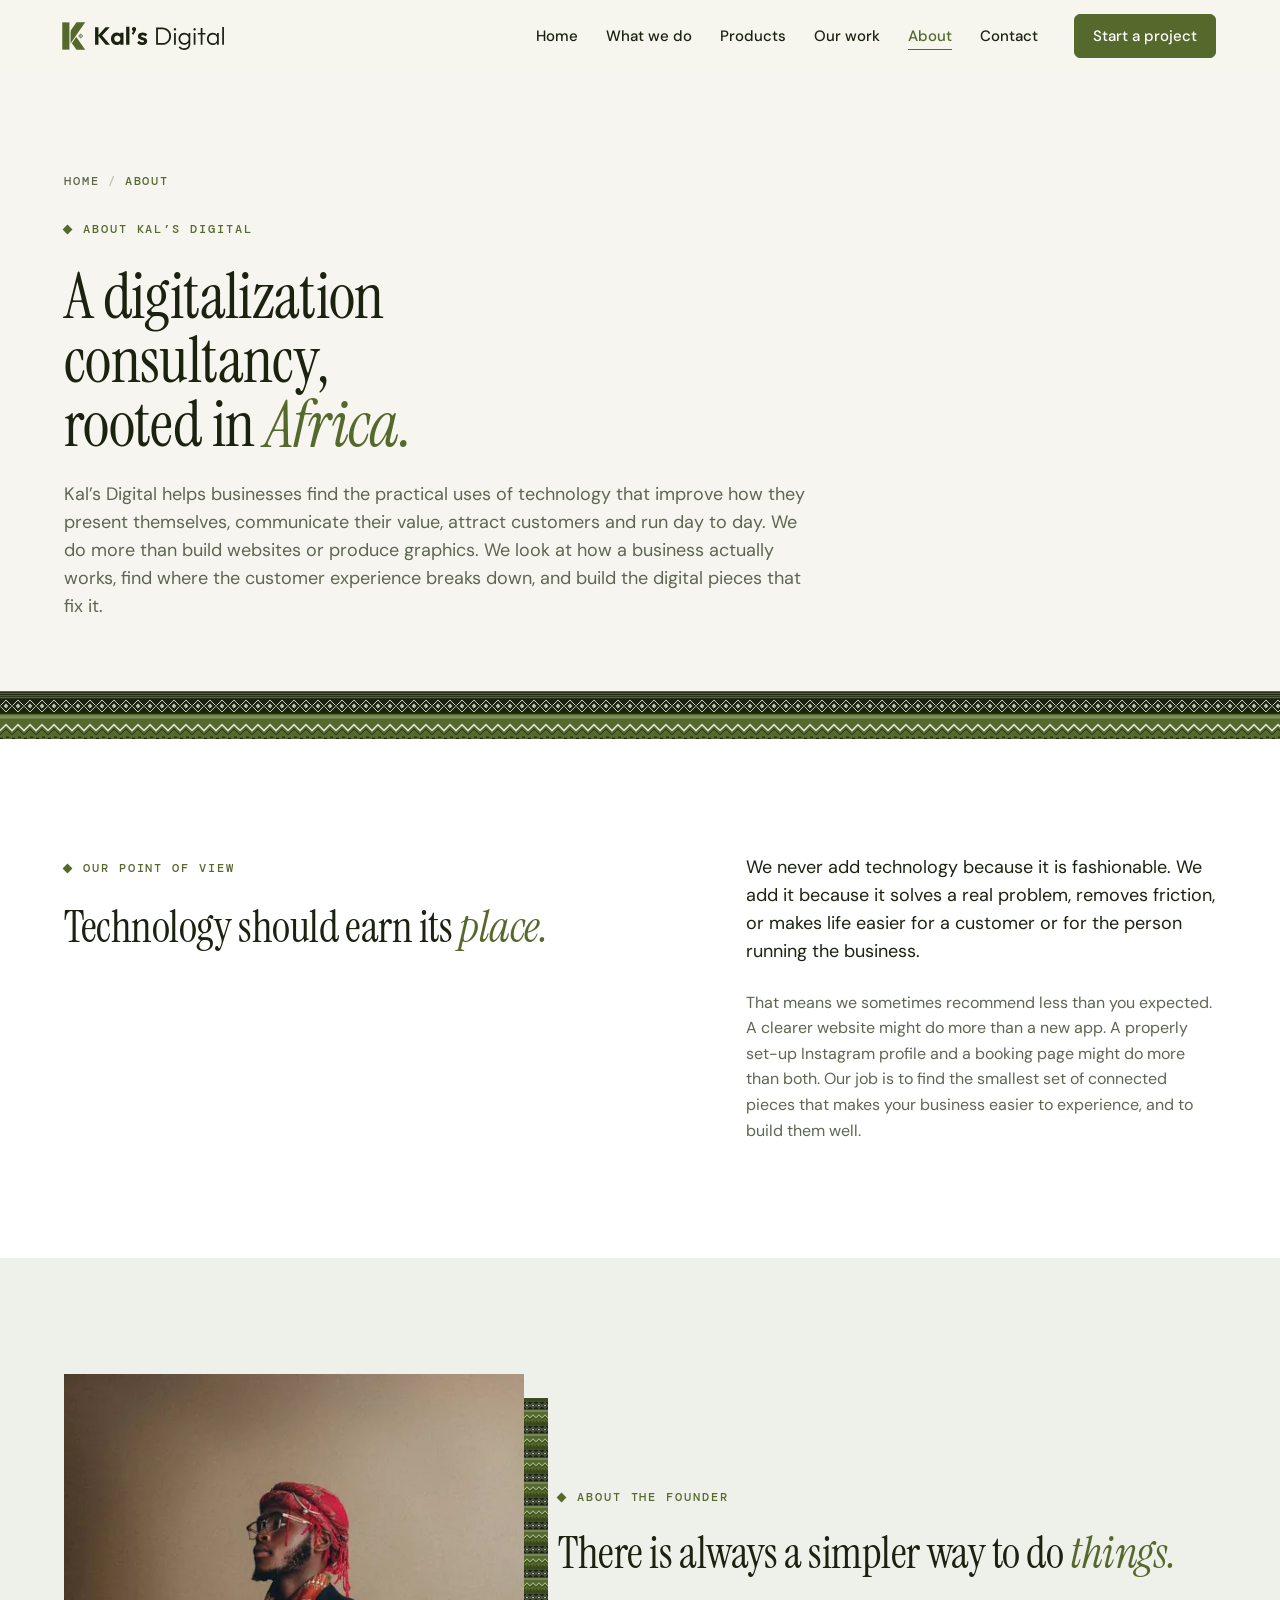
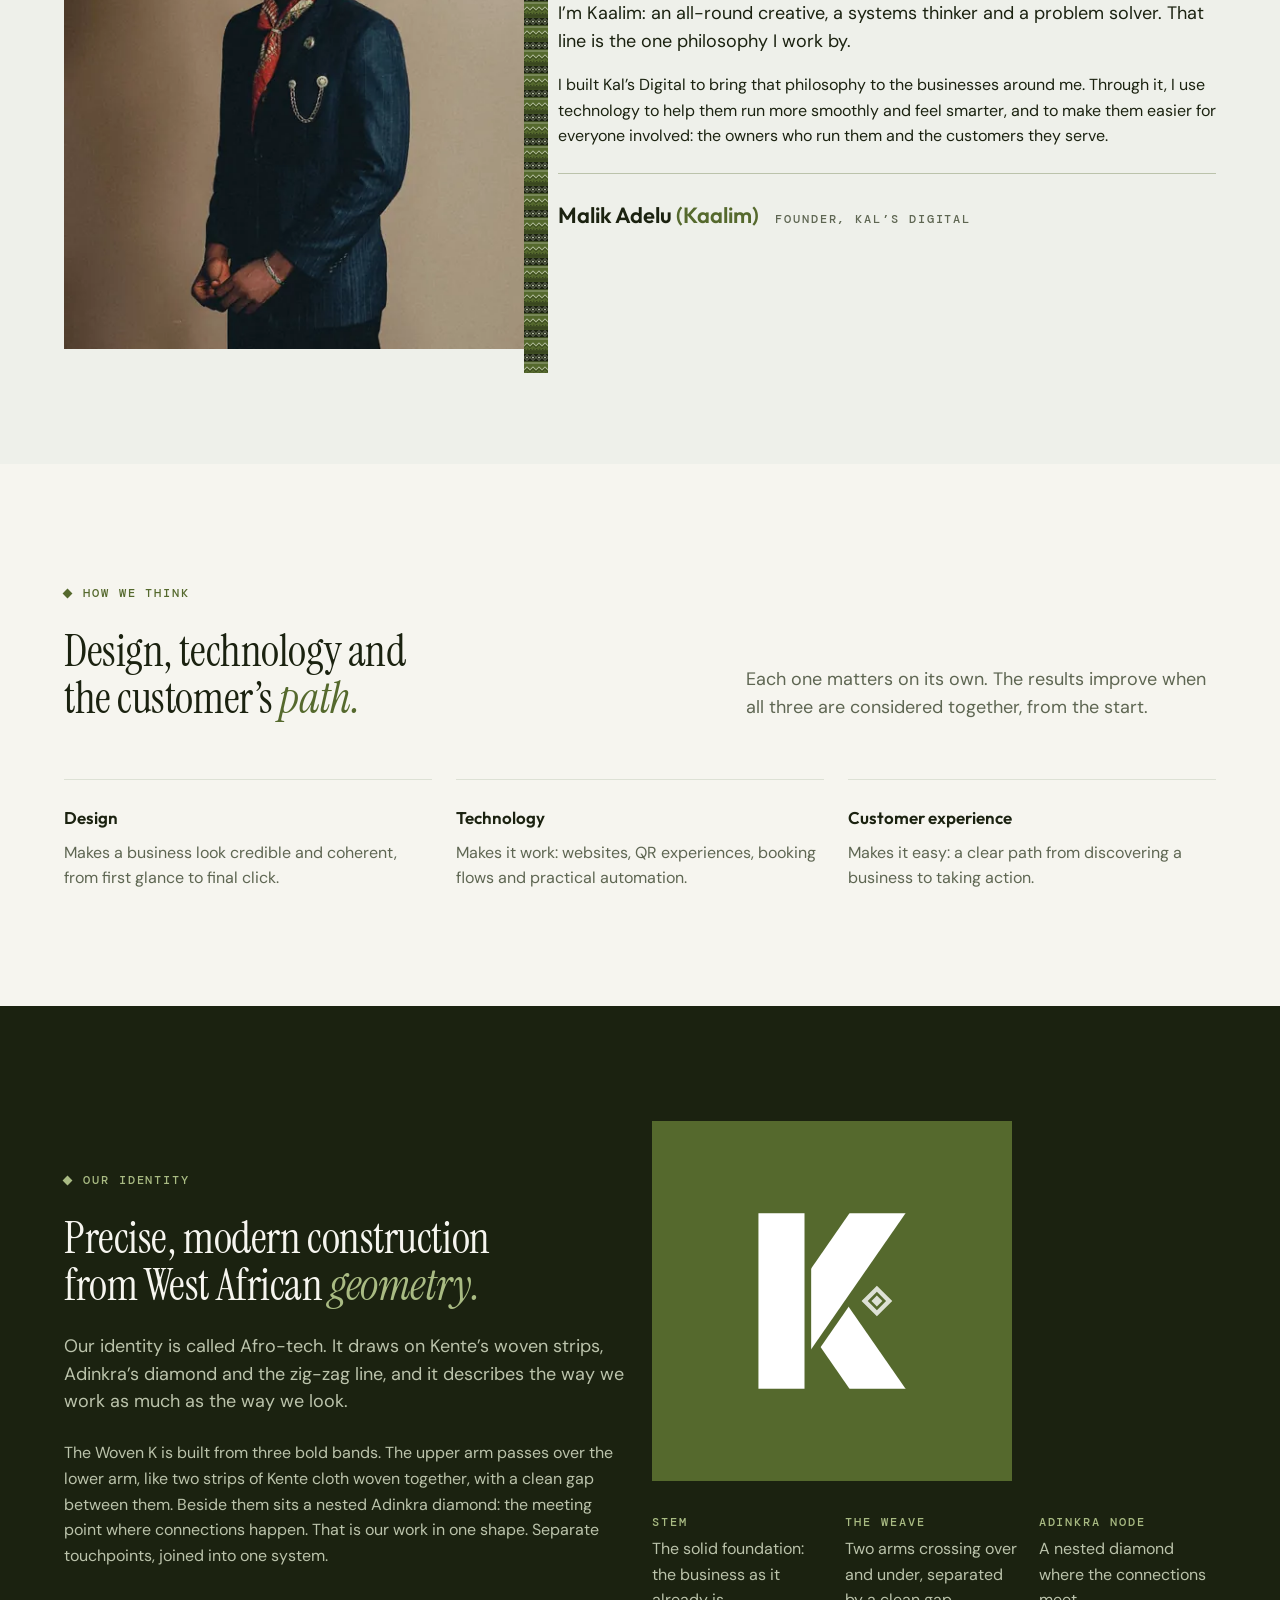
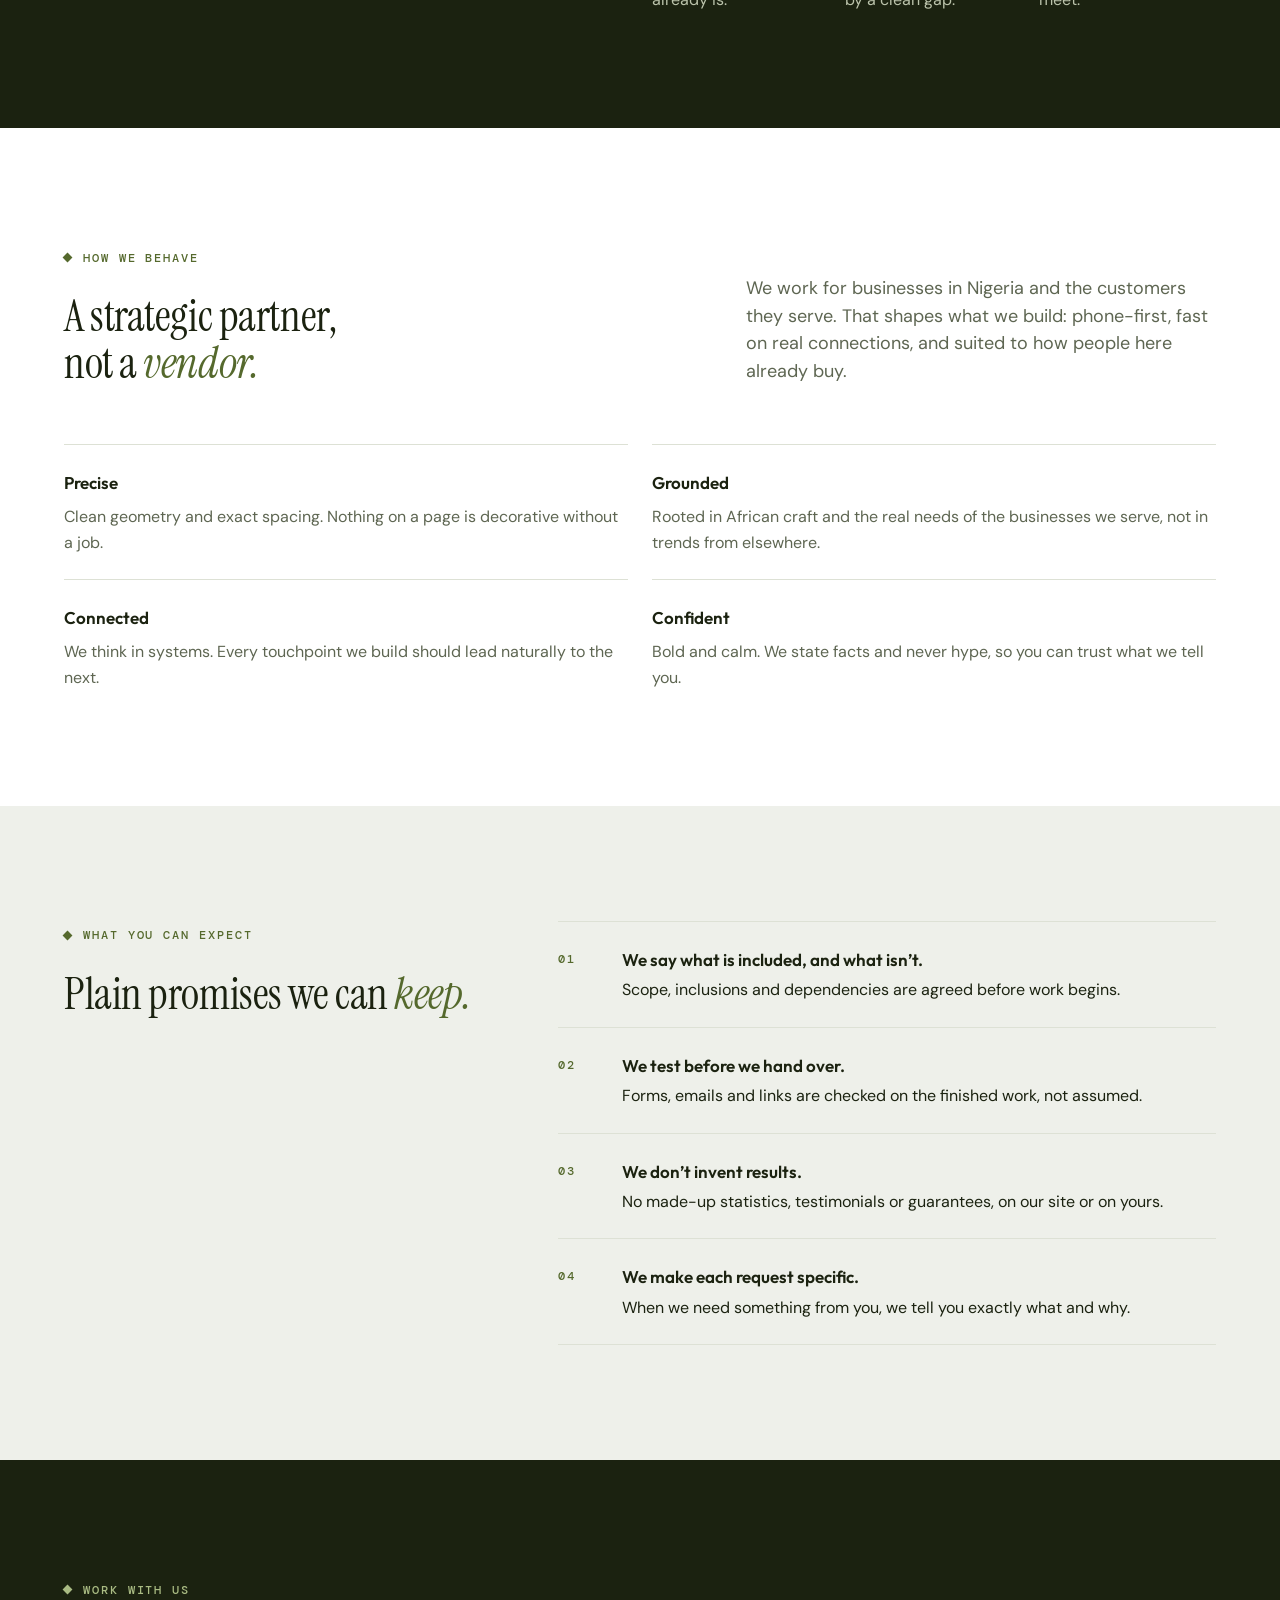
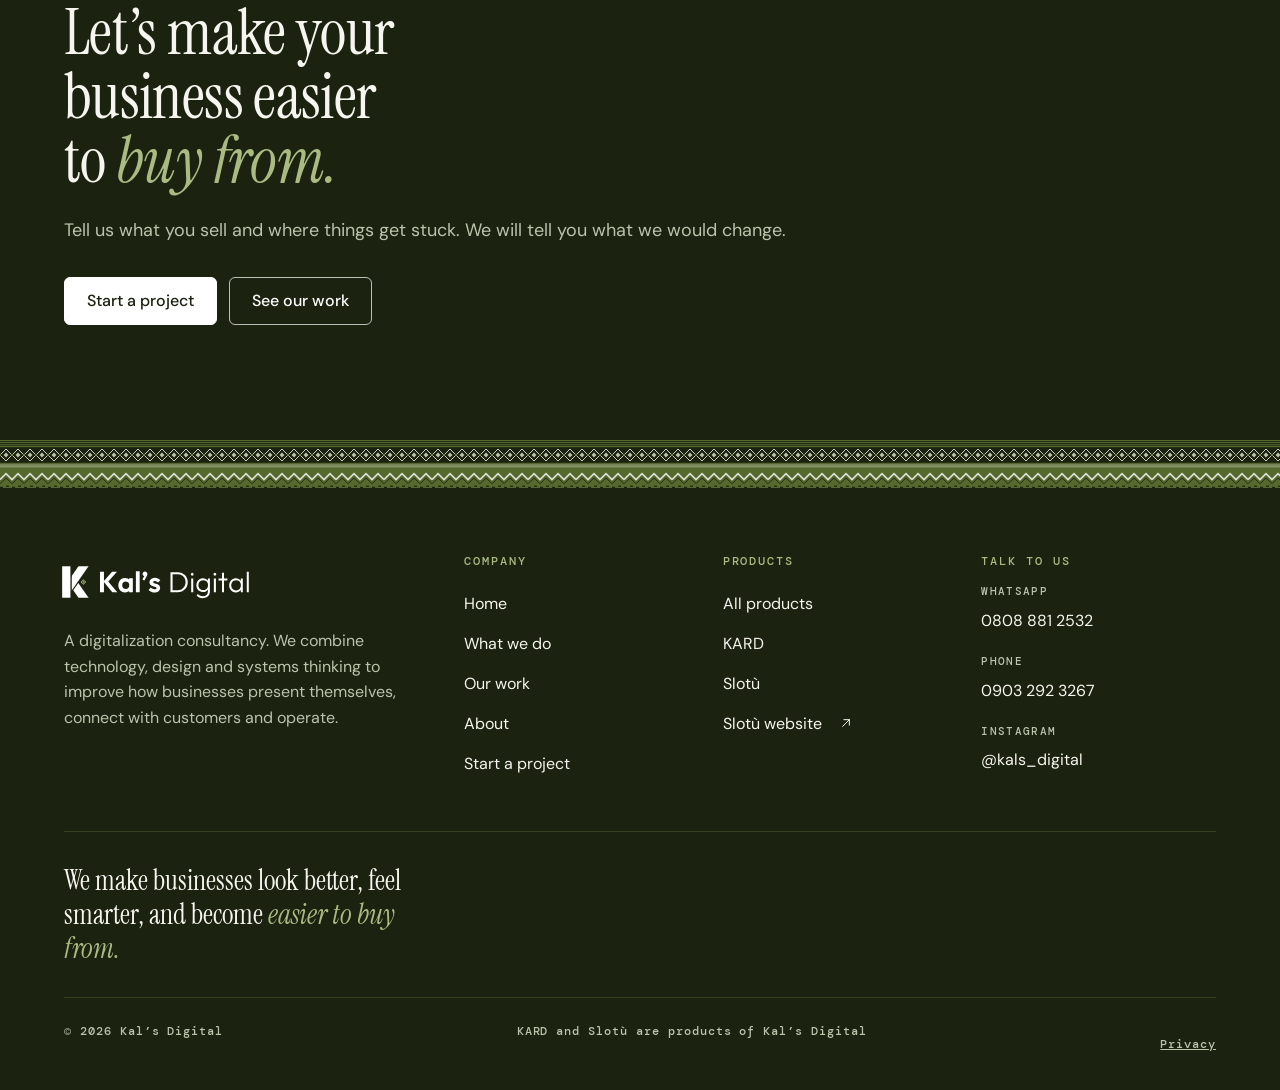
<file: about/index.html>
<!doctype html>
<html lang="en">
<head><!-- build:head -->
<meta charset="utf-8">
<meta name="viewport" content="width=device-width, initial-scale=1, viewport-fit=cover">
<title>About · Kal’s Digital</title>
<meta name="description" content="Kal’s Digital is a digitalization consultancy rooted in Africa. We believe technology should earn its place, and we design and build around how a business actually works.">
<link rel="canonical" href="https://kal-s-digital.vercel.app/about/">
<meta name="theme-color" content="#F6F5EF">
<meta name="format-detection" content="telephone=no">
<meta property="og:type" content="website">
<meta property="og:site_name" content="Kal’s Digital">
<meta property="og:locale" content="en_NG">
<meta property="og:title" content="About · Kal’s Digital">
<meta property="og:description" content="Kal’s Digital is a digitalization consultancy rooted in Africa. We believe technology should earn its place, and we design and build around how a business actually works.">
<meta property="og:url" content="https://kal-s-digital.vercel.app/about/">
<meta property="og:image" content="https://kal-s-digital.vercel.app/assets/og/og-default.png">
<meta property="og:image:width" content="1200">
<meta property="og:image:height" content="630">
<meta property="og:image:alt" content="Kal’s Digital: we make businesses look better, feel smarter, and become easier to buy from.">
<meta name="twitter:card" content="summary_large_image">
<link rel="icon" href="/favicon.ico" sizes="32x32">
<link rel="icon" type="image/png" sizes="32x32" href="/assets/brand/KalsDigital_Favicon_olive_32.png">
<link rel="apple-touch-icon" href="/assets/brand/apple-touch-icon-180.png">
<link rel="manifest" href="/site.webmanifest">
<link rel="preload" href="/assets/fonts/instrument-serif-latin-400-normal.woff2" as="font" type="font/woff2" crossorigin>
<link rel="preload" href="/assets/fonts/instrument-serif-latin-400-italic.woff2" as="font" type="font/woff2" crossorigin>
<link rel="preload" href="/assets/fonts/dm-sans-latin-400-normal.woff2" as="font" type="font/woff2" crossorigin>
<link rel="preload" href="/assets/fonts/dm-sans-latin-500-normal.woff2" as="font" type="font/woff2" crossorigin>
<link rel="preload" href="/assets/fonts/outfit-latin-600-normal.woff2" as="font" type="font/woff2" crossorigin>
<link rel="preload" href="/assets/fonts/dm-mono-latin-500-normal.woff2" as="font" type="font/woff2" crossorigin>
<link rel="stylesheet" href="/assets/css/site.css?v=b7db610e34">
<script src="/assets/js/site.js?v=5737d3ded0" defer></script>
<!-- /build:head --></head>
<body>
<!-- build:icons -->
<svg xmlns="http://www.w3.org/2000/svg" class="icon-sprite" width="0" height="0" aria-hidden="true" focusable="false">
  <symbol id="i-arrow" viewBox="0 0 24 24"><path d="M4 12h15M13 6l6 6-6 6"/></symbol>
  <symbol id="i-external" viewBox="0 0 24 24"><path d="M7 17L17 7M9 7h8v8"/></symbol>
  <symbol id="i-card" viewBox="0 0 24 24"><path d="M3 6h18v12H3zM6 14h6M6 10h3"/><path d="M15 9h3v3h-3z"/></symbol>
  <symbol id="i-qr" viewBox="0 0 24 24"><path d="M4 4h6v6H4zM14 4h6v6h-6zM4 14h6v6H4zM14 14h2v2h-2zM18 14h2M14 18h2v2M18 18h2v2h-2"/></symbol>
  <symbol id="i-page" viewBox="0 0 24 24"><path d="M7 3h10v18H7zM10 18h4M9.5 7h5M9.5 10h5M9.5 13h3"/></symbol>
  <symbol id="i-mail" viewBox="0 0 24 24"><path d="M3 6h18v12H3z"/><path d="M3 7l9 6.5L21 7"/></symbol>
  <symbol id="i-share" viewBox="0 0 24 24"><path d="M4 5h16v11H9l-5 4z"/></symbol>
  <symbol id="i-globe" viewBox="0 0 24 24"><path d="M3 12h18M12 3c2.8 3 2.8 15 0 18M12 3c-2.8 3-2.8 15 0 18"/><path d="M12 3a9 9 0 1 0 0 18 9 9 0 0 0 0-18z"/></symbol>
  <symbol id="i-phone" viewBox="0 0 24 24"><path d="M6 3h4l1.5 5-2.5 1.5a11 11 0 0 0 5.5 5.5L16 12.5l5 1.5v4c0 1.5-1.2 3-3 3C10 21 3 14 3 6c0-1.8 1.5-3 3-3z"/></symbol>
  <symbol id="i-calendar" viewBox="0 0 24 24"><path d="M3 5h18v16H3zM3 10h18M8 3v4M16 3v4M7 14h3v3H7z"/></symbol>
  <symbol id="i-menu" viewBox="0 0 24 24"><path d="M5 4h14v17H5zM8 8h8M8 12h8M8 16h5"/></symbol>
  <symbol id="i-table" viewBox="0 0 24 24"><path d="M3 9h18M5 9v11M19 9v11M9 9V6h6v3"/><path d="M10.5 4h3"/></symbol>
  <symbol id="i-scan" viewBox="0 0 24 24"><path d="M4 8V4h4M16 4h4v4M20 16v4h-4M8 20H4v-4M4 12h16"/></symbol>
  <symbol id="i-check" viewBox="0 0 24 24"><path d="M12 3l9 9-9 9-9-9z"/><path d="M12 8.5l3.5 3.5-3.5 3.5-3.5-3.5z"/></symbol>
  <symbol id="i-image" viewBox="0 0 24 24"><path d="M3 5h18v14H3z"/><path d="M3 16l5-5 4 4 3-3 6 6"/><path d="M15 8h2v2h-2z"/></symbol>
  <symbol id="i-bank" viewBox="0 0 24 24"><path d="M3 9l9-5 9 5M5 10v8M9.5 10v8M14.5 10v8M19 10v8M3 20h18"/></symbol>
  <symbol id="i-desk" viewBox="0 0 24 24"><path d="M3 4h18v12H3zM9 20h6M12 16v4"/><path d="M7 8h4M7 11h7"/></symbol>
  <symbol id="i-instagram" viewBox="0 0 24 24"><path d="M4 4h16v16H4z"/><path d="M12 8.5a3.5 3.5 0 1 0 0 7 3.5 3.5 0 0 0 0-7zM16.5 6.5h1"/></symbol>
</svg>
<!-- /build:icons -->
<!-- build:header -->
<a class="skip-link" href="#main">Skip to content</a>
<header class="site-header" data-header>
  <div class="container header-bar">
    <a class="brand" href="/"><img src="/assets/brand/KalsDigital_Logo_Horizontal_olive-on-light.svg" alt="Kal’s Digital home" width="188" height="52"></a>
    <nav class="primary-nav" aria-label="Main">
      <ul>
        <li><a href="/" data-nav="home">Home</a></li>
        <li><a href="/what-we-do/" data-nav="what-we-do">What we do</a></li>
        <li><a href="/products/" data-nav="products">Products</a></li>
        <li><a href="/work/" data-nav="work">Our work</a></li>
        <li><a href="/about/" data-nav="about" aria-current="page">About</a></li>
        <li><a href="/contact/" data-nav="contact">Contact</a></li>
      </ul>
    </nav>
    <a class="btn btn--sm header-cta" href="/contact/">Start a project</a>
    <button class="menu-toggle" type="button" aria-expanded="false" aria-controls="mobile-menu" data-menu-toggle>
      <span class="menu-toggle-bars" aria-hidden="true"><span></span></span>
      <span class="menu-toggle-text">Menu</span>
      <span class="visually-hidden" data-menu-label>Open the menu</span>
    </button>
  </div>
  <div class="mobile-menu" id="mobile-menu" hidden data-menu>
    <nav aria-label="Main (small screens)">
      <ul>
        <li><a class="mobile-link" href="/" data-nav="home">Home</a></li>
        <li><a class="mobile-link" href="/what-we-do/" data-nav="what-we-do">What we do</a></li>
        <li><a class="mobile-link" href="/products/" data-nav="products">Products</a></li>
        <li><a class="mobile-link" href="/work/" data-nav="work">Our work</a></li>
        <li><a class="mobile-link" href="/about/" data-nav="about" aria-current="page">About</a></li>
        <li><a class="mobile-link" href="/contact/" data-nav="contact">Contact</a></li>
      </ul>
    </nav>
    <a class="btn" href="/contact/">Start a project</a>
    <div class="mobile-menu-contact">
      <span class="label">Talk to us</span>
      <a href="https://wa.me/2348088812532" rel="noopener" target="_blank">WhatsApp 0808 881 2532</a>
      <a href="tel:+2349032923267">Call 0903 292 3267</a>
    </div>
    <div class="mobile-menu-weave" aria-hidden="true"><div class="weave-band weave-band--sm weave-band--static"></div></div>
  </div>
</header>
<!-- /build:header -->

<main id="main">

  <section class="page-hero" aria-labelledby="page-title">
    <div class="container">
      <nav class="breadcrumb" aria-label="Breadcrumb"><ol><li><a href="/">Home</a></li><li><span aria-current="page">About</span></li></ol></nav>
      <div class="grid">
        <div class="col-8">
          <p class="label">About Kal’s Digital</p>
          <h1 class="display-xl" id="page-title">A digitalization consultancy, rooted in <em>Africa.</em></h1>
          <p class="lead muted">Kal’s Digital helps businesses find the practical uses of technology that improve how they present themselves, communicate their value, attract customers and run day to day. We do more than build websites or produce graphics. We look at how a business actually works, find where the customer experience breaks down, and build the digital pieces that fix it.</p>
        </div>
      </div>
    </div>
    <div class="weave-band weave-band--sm" aria-hidden="true"></div>
  </section>

  <!-- Point of view -->
  <section class="section section--white" aria-labelledby="pov-title">
    <div class="container">
      <div class="split split--wide">
        <div class="stack">
          <p class="label">Our point of view</p>
          <h2 class="display-l" id="pov-title">Technology should earn its <em>place.</em></h2>
        </div>
        <div class="stack">
          <p class="lead">We never add technology because it is fashionable. We add it because it solves a real problem, removes friction, or makes life easier for a customer or for the person running the business.</p>
          <p class="muted">That means we sometimes recommend less than you expected. A clearer website might do more than a new app. A properly set-up Instagram profile and a booking page might do more than both. Our job is to find the smallest set of connected pieces that makes your business easier to experience, and to build them well.</p>
        </div>
      </div>
    </div>
  </section>

  <!-- About the founder -->
  <section class="section section--mist" id="founder" aria-labelledby="founder-title">
    <div class="container">
      <div class="founder">
        <figure class="founder-photo">
          <img src="/assets/about/kaalim-founder-480.webp" srcset="/assets/about/kaalim-founder-480.webp 480w, /assets/about/kaalim-founder-960.webp 960w" sizes="(min-width: 1024px) 440px, (min-width: 640px) 60vw, 100vw" width="960" height="1200" loading="lazy" decoding="async" alt="Malik Adelu, known as Kaalim, founder of Kal’s Digital, in a navy pinstripe suit with a red patterned head wrap and scarf and gold-rimmed glasses, against a warm beige backdrop.">
        </figure>
        <div class="founder-copy">
          <p class="label">About the founder</p>
          <h2 class="display-l" id="founder-title">There is always a simpler way to do <em>things.</em></h2>
          <div class="founder-text">
            <p class="lead">I’m Kaalim: an all-round creative, a systems thinker and a problem solver. That line is the one philosophy I work by.</p>
            <p>I built Kal’s Digital to bring that philosophy to the businesses around me. Through it, I use technology to help them run more smoothly and feel smarter, and to make them easier for everyone involved: the owners who run them and the customers they serve.</p>
          </div>
          <p class="founder-sign"><span class="founder-name">Malik Adelu <span class="founder-aka">(Kaalim)</span></span><span class="founder-role">Founder, Kal’s Digital</span></p>
        </div>
      </div>
    </div>
  </section>

  <!-- Three disciplines -->
  <section class="section section--paper" aria-labelledby="disciplines-title">
    <div class="container">
      <div class="section-head section-head--split">
        <div class="stack">
          <p class="label">How we think</p>
          <h2 class="display-l" id="disciplines-title">Design, technology and the customer’s <em>path.</em></h2>
        </div>
        <p class="lead muted">Each one matters on its own. The results improve when all three are considered together, from the start.</p>
      </div>
      <ul class="feature-list feature-list--3" role="list">
        <li><h3>Design</h3><p>Makes a business look credible and coherent, from first glance to final click.</p></li>
        <li><h3>Technology</h3><p>Makes it work: websites, QR experiences, booking flows and practical automation.</p></li>
        <li><h3>Customer experience</h3><p>Makes it easy: a clear path from discovering a business to taking action.</p></li>
      </ul>
    </div>
  </section>

  <!-- Identity -->
  <section class="section section--ink on-dark" aria-labelledby="identity-title">
    <div class="container">
      <div class="split split--even identity">
        <div class="stack">
          <p class="label">Our identity</p>
          <h2 class="display-l" id="identity-title">Precise, modern construction from West African <em>geometry.</em></h2>
          <p class="lead muted">Our identity is called Afro-tech. It draws on Kente’s woven strips, Adinkra’s diamond and the zig-zag line, and it describes the way we work as much as the way we look.</p>
          <p class="muted">The Woven K is built from three bold bands. The upper arm passes over the lower arm, like two strips of Kente cloth woven together, with a clean gap between them. Beside them sits a nested Adinkra diamond: the meeting point where connections happen. That is our work in one shape. Separate touchpoints, joined into one system.</p>
        </div>
        <figure class="k-anatomy">
          <div class="k-anatomy-tile">
            <img src="/assets/brand/KalsDigital_AppIcon_olive_1024.svg" alt="The Woven K in white on olive, with its pale nested diamond" width="512" height="512" loading="lazy">
          </div>
          <figcaption>
            <dl class="k-parts">
              <div><dt>Stem</dt><dd>The solid foundation: the business as it already is.</dd></div>
              <div><dt>The weave</dt><dd>Two arms crossing over and under, separated by a clean gap.</dd></div>
              <div><dt>Adinkra node</dt><dd>A nested diamond where the connections meet.</dd></div>
            </dl>
          </figcaption>
        </figure>
      </div>
    </div>
  </section>

  <!-- Personality / principles -->
  <section class="section section--white" aria-labelledby="principles-title">
    <div class="container">
      <div class="section-head section-head--split">
        <div class="stack">
          <p class="label">How we behave</p>
          <h2 class="display-l" id="principles-title">A strategic partner, not a <em>vendor.</em></h2>
        </div>
        <p class="lead muted">We work for businesses in Nigeria and the customers they serve. That shapes what we build: phone-first, fast on real connections, and suited to how people here already buy.</p>
      </div>
      <ul class="feature-list feature-list--2 principles-grid" role="list">
        <li><h3>Precise</h3><p>Clean geometry and exact spacing. Nothing on a page is decorative without a job.</p></li>
        <li><h3>Grounded</h3><p>Rooted in African craft and the real needs of the businesses we serve, not in trends from elsewhere.</p></li>
        <li><h3>Connected</h3><p>We think in systems. Every touchpoint we build should lead naturally to the next.</p></li>
        <li><h3>Confident</h3><p>Bold and calm. We state facts and never hype, so you can trust what we tell you.</p></li>
      </ul>
    </div>
  </section>

  <!-- Promises -->
  <section class="section section--mist" aria-labelledby="promise-title">
    <div class="container">
      <div class="split">
        <div class="stack">
          <p class="label">What you can expect</p>
          <h2 class="display-l" id="promise-title">Plain promises we can <em>keep.</em></h2>
        </div>
        <ul class="breaks-list promise-list" role="list">
          <li><span class="num">01</span><span><strong>We say what is included, and what isn’t.</strong> Scope, inclusions and dependencies are agreed before work begins.</span></li>
          <li><span class="num">02</span><span><strong>We test before we hand over.</strong> Forms, emails and links are checked on the finished work, not assumed.</span></li>
          <li><span class="num">03</span><span><strong>We don’t invent results.</strong> No made-up statistics, testimonials or guarantees, on our site or on yours.</span></li>
          <li><span class="num">04</span><span><strong>We make each request specific.</strong> When we need something from you, we tell you exactly what and why.</span></li>
        </ul>
      </div>
    </div>
  </section>

  <section class="section cta-band on-dark" aria-labelledby="cta-title">
    <div class="container">
      <p class="label">Work with us</p>
      <h2 class="display-xl" id="cta-title">Let’s make your business easier to <em>buy from.</em></h2>
      <p class="lead">Tell us what you sell and where things get stuck. We will tell you what we would change.</p>
      <div class="btn-row">
        <a class="btn btn--light" href="/contact/">Start a project</a>
        <a class="btn btn--ghost-light" href="/work/">See our work</a>
      </div>
    </div>
  </section>

</main>

<!-- build:footer -->
<footer class="site-footer on-dark" id="site-footer">
  <div class="weave-band weave-band--sm" aria-hidden="true"></div>
  <div class="container">
    <div class="footer-main">
      <div class="footer-brand">
        <img src="/assets/brand/KalsDigital_Logo_Horizontal_white-on-ink.svg" alt="Kal’s Digital" width="217" height="60" loading="lazy">
        <p>A digitalization consultancy. We combine technology, design and systems thinking to improve how businesses present themselves, connect with customers and operate.</p>
      </div>
      <nav class="footer-cols" aria-label="Footer">
        <div>
          <h2>Company</h2>
          <ul>
            <li><a href="/">Home</a></li>
            <li><a href="/what-we-do/">What we do</a></li>
            <li><a href="/work/">Our work</a></li>
            <li><a href="/about/">About</a></li>
            <li><a href="/contact/">Start a project</a></li>
          </ul>
        </div>
        <div>
          <h2>Products</h2>
          <ul>
            <li><a href="/products/">All products</a></li>
            <li><a href="/products/kard/">KARD</a></li>
            <li><a href="/products/slotu/">Slotù</a></li>
            <li><a href="https://getslotu.vercel.app/" rel="noopener" target="_blank">Slotù website<span class="visually-hidden"> (opens in a new tab)</span> <svg class="icon icon--sm" aria-hidden="true"><use href="#i-external"/></svg></a></li>
          </ul>
        </div>
        <div>
          <h2>Talk to us</h2>
          <ul>
            <li><span class="contact-label">WhatsApp</span><a href="https://wa.me/2348088812532" rel="noopener" target="_blank">0808 881 2532<span class="visually-hidden"> on WhatsApp (opens in a new tab)</span></a></li>
            <li><span class="contact-label">Phone</span><a href="tel:+2349032923267">0903 292 3267</a></li>
            <li><span class="contact-label">Instagram</span><a href="https://www.instagram.com/kals_digital/" rel="noopener" target="_blank">@kals_digital<span class="visually-hidden"> on Instagram (opens in a new tab)</span></a></li>
          </ul>
        </div>
      </nav>
    </div>
    <div class="footer-signoff">
      <p>We make businesses look better, feel smarter, and become <em>easier to buy from.</em></p>
    </div>
    <div class="footer-base">
      <span>© 2026 Kal’s Digital</span>
      <span>KARD and Slotù are products of Kal’s Digital</span>
      <a href="/privacy/">Privacy</a>
    </div>
  </div>
</footer>
<!-- /build:footer -->
</body>
</html>
</file>
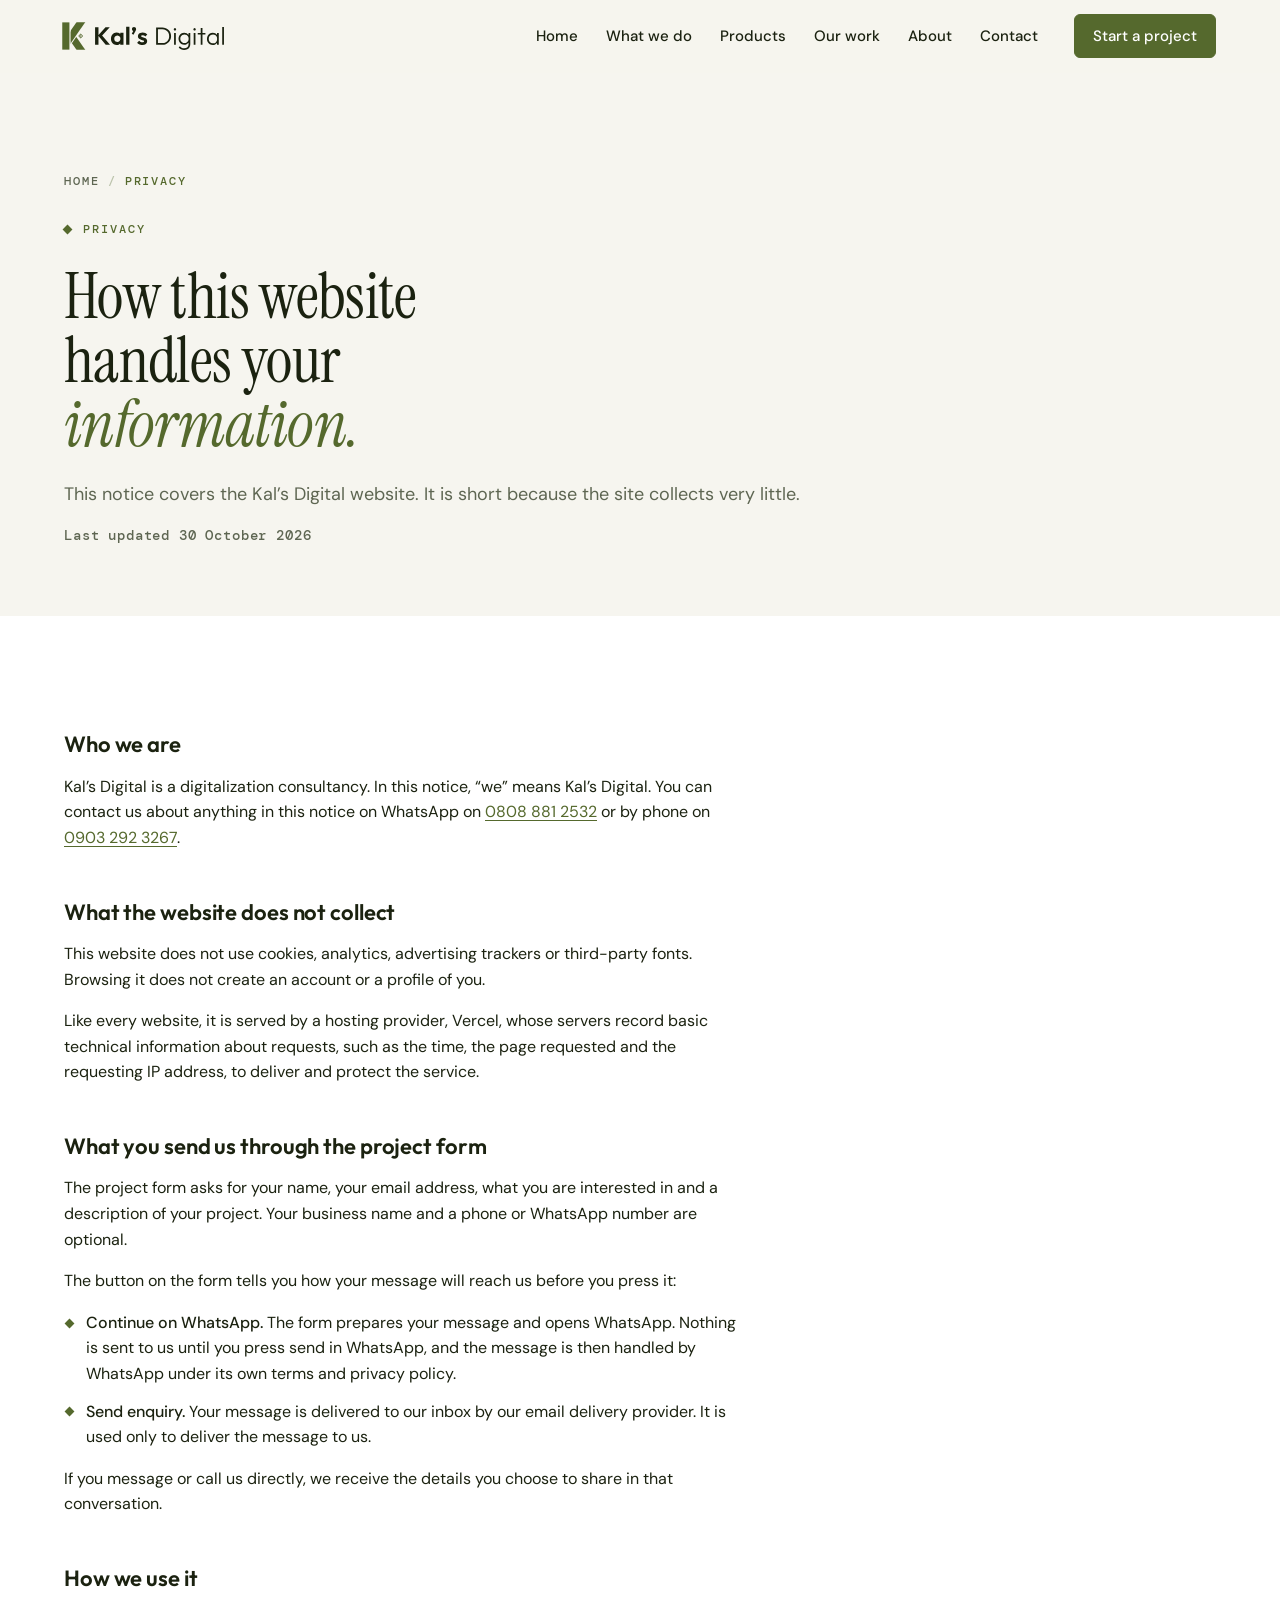
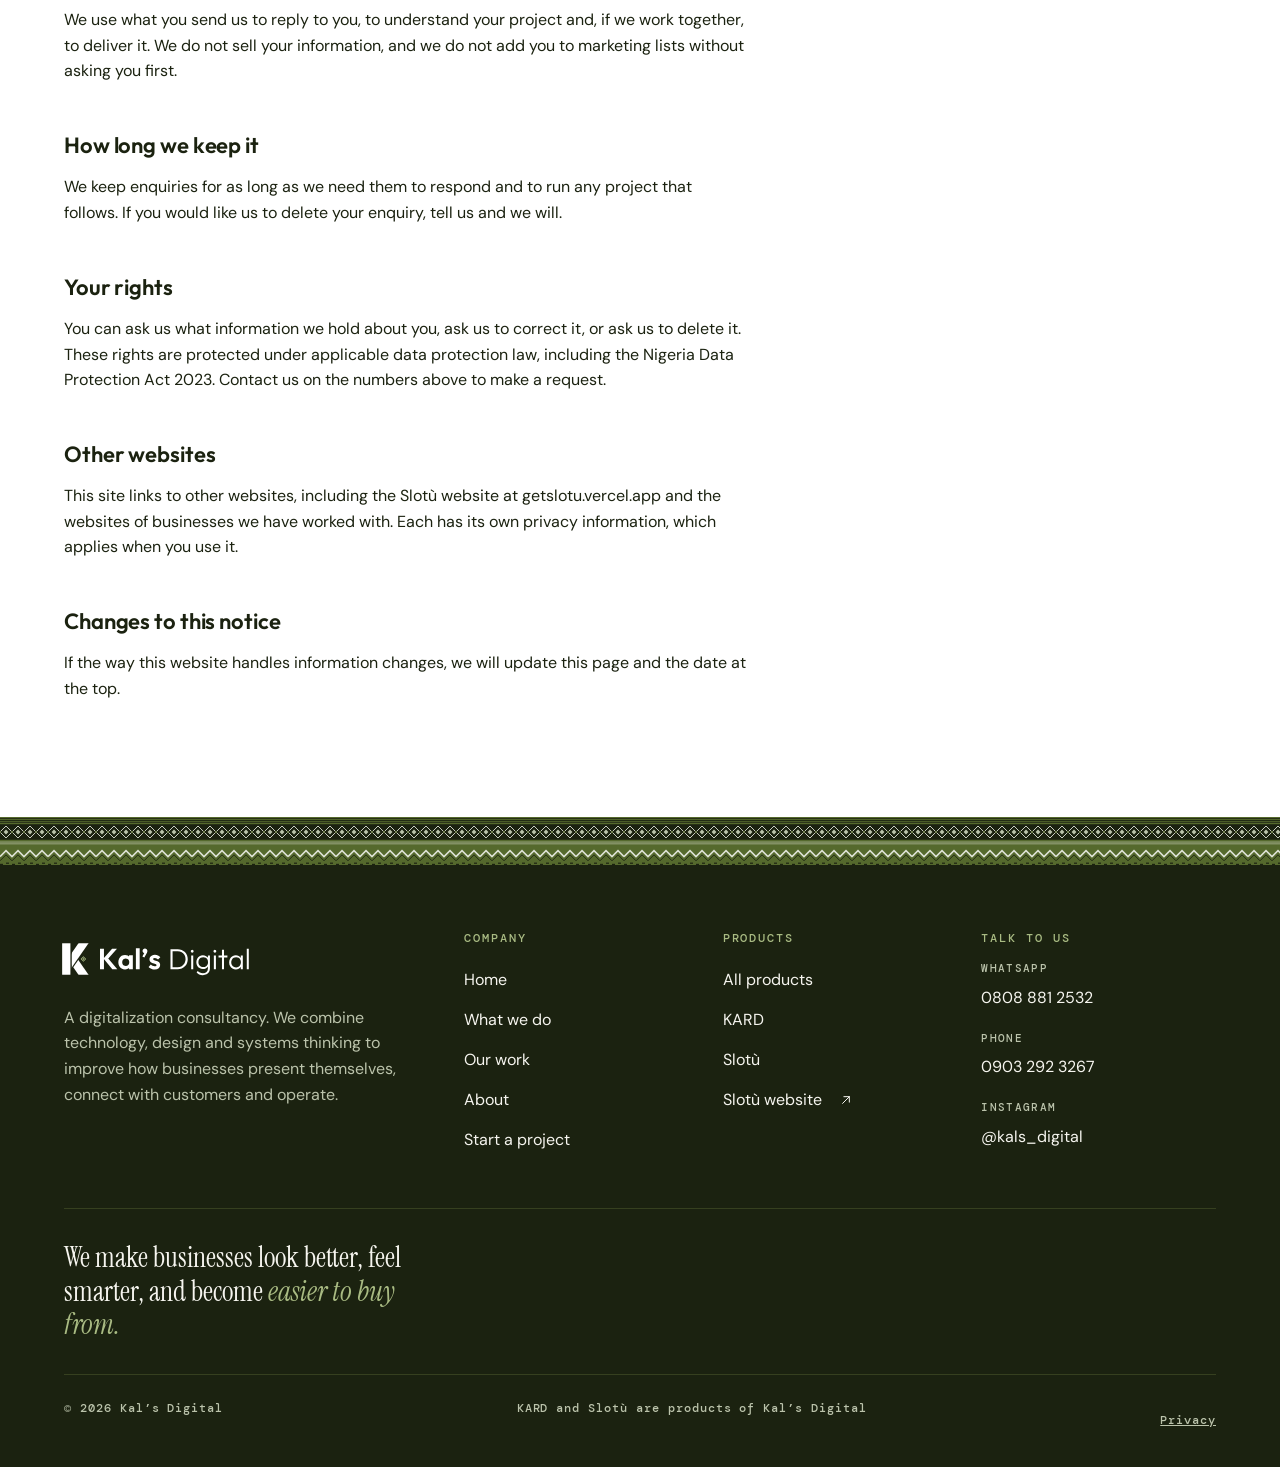
<file: privacy/index.html>
<!doctype html>
<html lang="en">
<head><!-- build:head -->
<meta charset="utf-8">
<meta name="viewport" content="width=device-width, initial-scale=1, viewport-fit=cover">
<title>Privacy · Kal’s Digital</title>
<meta name="description" content="How the Kal’s Digital website handles the information you send us through the project form, and what it does not collect.">
<link rel="canonical" href="https://kal-s-digital.vercel.app/privacy/">
<meta name="theme-color" content="#F6F5EF">
<meta name="format-detection" content="telephone=no">
<meta property="og:type" content="website">
<meta property="og:site_name" content="Kal’s Digital">
<meta property="og:locale" content="en_NG">
<meta property="og:title" content="Privacy · Kal’s Digital">
<meta property="og:description" content="How the Kal’s Digital website handles the information you send us through the project form, and what it does not collect.">
<meta property="og:url" content="https://kal-s-digital.vercel.app/privacy/">
<meta property="og:image" content="https://kal-s-digital.vercel.app/assets/og/og-default.png">
<meta property="og:image:width" content="1200">
<meta property="og:image:height" content="630">
<meta property="og:image:alt" content="Kal’s Digital: we make businesses look better, feel smarter, and become easier to buy from.">
<meta name="twitter:card" content="summary_large_image">
<link rel="icon" href="/favicon.ico" sizes="32x32">
<link rel="icon" type="image/png" sizes="32x32" href="/assets/brand/KalsDigital_Favicon_olive_32.png">
<link rel="apple-touch-icon" href="/assets/brand/apple-touch-icon-180.png">
<link rel="manifest" href="/site.webmanifest">
<link rel="preload" href="/assets/fonts/instrument-serif-latin-400-normal.woff2" as="font" type="font/woff2" crossorigin>
<link rel="preload" href="/assets/fonts/instrument-serif-latin-400-italic.woff2" as="font" type="font/woff2" crossorigin>
<link rel="preload" href="/assets/fonts/dm-sans-latin-400-normal.woff2" as="font" type="font/woff2" crossorigin>
<link rel="preload" href="/assets/fonts/dm-sans-latin-500-normal.woff2" as="font" type="font/woff2" crossorigin>
<link rel="preload" href="/assets/fonts/outfit-latin-600-normal.woff2" as="font" type="font/woff2" crossorigin>
<link rel="preload" href="/assets/fonts/dm-mono-latin-500-normal.woff2" as="font" type="font/woff2" crossorigin>
<link rel="stylesheet" href="/assets/css/site.css?v=b7db610e34">
<script src="/assets/js/site.js?v=5737d3ded0" defer></script>
<!-- /build:head --></head>
<body>
<!-- build:icons -->
<svg xmlns="http://www.w3.org/2000/svg" class="icon-sprite" width="0" height="0" aria-hidden="true" focusable="false">
  <symbol id="i-arrow" viewBox="0 0 24 24"><path d="M4 12h15M13 6l6 6-6 6"/></symbol>
  <symbol id="i-external" viewBox="0 0 24 24"><path d="M7 17L17 7M9 7h8v8"/></symbol>
  <symbol id="i-card" viewBox="0 0 24 24"><path d="M3 6h18v12H3zM6 14h6M6 10h3"/><path d="M15 9h3v3h-3z"/></symbol>
  <symbol id="i-qr" viewBox="0 0 24 24"><path d="M4 4h6v6H4zM14 4h6v6h-6zM4 14h6v6H4zM14 14h2v2h-2zM18 14h2M14 18h2v2M18 18h2v2h-2"/></symbol>
  <symbol id="i-page" viewBox="0 0 24 24"><path d="M7 3h10v18H7zM10 18h4M9.5 7h5M9.5 10h5M9.5 13h3"/></symbol>
  <symbol id="i-mail" viewBox="0 0 24 24"><path d="M3 6h18v12H3z"/><path d="M3 7l9 6.5L21 7"/></symbol>
  <symbol id="i-share" viewBox="0 0 24 24"><path d="M4 5h16v11H9l-5 4z"/></symbol>
  <symbol id="i-globe" viewBox="0 0 24 24"><path d="M3 12h18M12 3c2.8 3 2.8 15 0 18M12 3c-2.8 3-2.8 15 0 18"/><path d="M12 3a9 9 0 1 0 0 18 9 9 0 0 0 0-18z"/></symbol>
  <symbol id="i-phone" viewBox="0 0 24 24"><path d="M6 3h4l1.5 5-2.5 1.5a11 11 0 0 0 5.5 5.5L16 12.5l5 1.5v4c0 1.5-1.2 3-3 3C10 21 3 14 3 6c0-1.8 1.5-3 3-3z"/></symbol>
  <symbol id="i-calendar" viewBox="0 0 24 24"><path d="M3 5h18v16H3zM3 10h18M8 3v4M16 3v4M7 14h3v3H7z"/></symbol>
  <symbol id="i-menu" viewBox="0 0 24 24"><path d="M5 4h14v17H5zM8 8h8M8 12h8M8 16h5"/></symbol>
  <symbol id="i-table" viewBox="0 0 24 24"><path d="M3 9h18M5 9v11M19 9v11M9 9V6h6v3"/><path d="M10.5 4h3"/></symbol>
  <symbol id="i-scan" viewBox="0 0 24 24"><path d="M4 8V4h4M16 4h4v4M20 16v4h-4M8 20H4v-4M4 12h16"/></symbol>
  <symbol id="i-check" viewBox="0 0 24 24"><path d="M12 3l9 9-9 9-9-9z"/><path d="M12 8.5l3.5 3.5-3.5 3.5-3.5-3.5z"/></symbol>
  <symbol id="i-image" viewBox="0 0 24 24"><path d="M3 5h18v14H3z"/><path d="M3 16l5-5 4 4 3-3 6 6"/><path d="M15 8h2v2h-2z"/></symbol>
  <symbol id="i-bank" viewBox="0 0 24 24"><path d="M3 9l9-5 9 5M5 10v8M9.5 10v8M14.5 10v8M19 10v8M3 20h18"/></symbol>
  <symbol id="i-desk" viewBox="0 0 24 24"><path d="M3 4h18v12H3zM9 20h6M12 16v4"/><path d="M7 8h4M7 11h7"/></symbol>
  <symbol id="i-instagram" viewBox="0 0 24 24"><path d="M4 4h16v16H4z"/><path d="M12 8.5a3.5 3.5 0 1 0 0 7 3.5 3.5 0 0 0 0-7zM16.5 6.5h1"/></symbol>
</svg>
<!-- /build:icons -->
<!-- build:header -->
<a class="skip-link" href="#main">Skip to content</a>
<header class="site-header" data-header>
  <div class="container header-bar">
    <a class="brand" href="/"><img src="/assets/brand/KalsDigital_Logo_Horizontal_olive-on-light.svg" alt="Kal’s Digital home" width="188" height="52"></a>
    <nav class="primary-nav" aria-label="Main">
      <ul>
        <li><a href="/" data-nav="home">Home</a></li>
        <li><a href="/what-we-do/" data-nav="what-we-do">What we do</a></li>
        <li><a href="/products/" data-nav="products">Products</a></li>
        <li><a href="/work/" data-nav="work">Our work</a></li>
        <li><a href="/about/" data-nav="about">About</a></li>
        <li><a href="/contact/" data-nav="contact">Contact</a></li>
      </ul>
    </nav>
    <a class="btn btn--sm header-cta" href="/contact/">Start a project</a>
    <button class="menu-toggle" type="button" aria-expanded="false" aria-controls="mobile-menu" data-menu-toggle>
      <span class="menu-toggle-bars" aria-hidden="true"><span></span></span>
      <span class="menu-toggle-text">Menu</span>
      <span class="visually-hidden" data-menu-label>Open the menu</span>
    </button>
  </div>
  <div class="mobile-menu" id="mobile-menu" hidden data-menu>
    <nav aria-label="Main (small screens)">
      <ul>
        <li><a class="mobile-link" href="/" data-nav="home">Home</a></li>
        <li><a class="mobile-link" href="/what-we-do/" data-nav="what-we-do">What we do</a></li>
        <li><a class="mobile-link" href="/products/" data-nav="products">Products</a></li>
        <li><a class="mobile-link" href="/work/" data-nav="work">Our work</a></li>
        <li><a class="mobile-link" href="/about/" data-nav="about">About</a></li>
        <li><a class="mobile-link" href="/contact/" data-nav="contact">Contact</a></li>
      </ul>
    </nav>
    <a class="btn" href="/contact/">Start a project</a>
    <div class="mobile-menu-contact">
      <span class="label">Talk to us</span>
      <a href="https://wa.me/2348088812532" rel="noopener" target="_blank">WhatsApp 0808 881 2532</a>
      <a href="tel:+2349032923267">Call 0903 292 3267</a>
    </div>
    <div class="mobile-menu-weave" aria-hidden="true"><div class="weave-band weave-band--sm weave-band--static"></div></div>
  </div>
</header>
<!-- /build:header -->

<main id="main">

  <section class="page-hero" aria-labelledby="page-title">
    <div class="container">
      <nav class="breadcrumb" aria-label="Breadcrumb"><ol><li><a href="/">Home</a></li><li><span aria-current="page">Privacy</span></li></ol></nav>
      <p class="label">Privacy</p>
      <h1 class="display-xl" id="page-title">How this website handles your <em>information.</em></h1>
      <p class="lead muted">This notice covers the Kal’s Digital website. It is short because the site collects very little.</p>
      <p class="small muted updated">Last updated 30 October 2026</p>
    </div>
  </section>

  <section class="section--white section" aria-label="Privacy notice">
    <div class="container">
      <div class="prose measure legal">
        <h2 class="heading-l">Who we are</h2>
        <p>Kal’s Digital is a digitalization consultancy. In this notice, “we” means Kal’s Digital. You can contact us about anything in this notice on WhatsApp on <a href="https://wa.me/2348088812532" rel="noopener" target="_blank">0808 881 2532</a> or by phone on <a href="tel:+2349032923267">0903 292 3267</a>.</p>

        <h2 class="heading-l">What the website does not collect</h2>
        <p>This website does not use cookies, analytics, advertising trackers or third-party fonts. Browsing it does not create an account or a profile of you.</p>
        <p>Like every website, it is served by a hosting provider, Vercel, whose servers record basic technical information about requests, such as the time, the page requested and the requesting IP address, to deliver and protect the service.</p>

        <h2 class="heading-l">What you send us through the project form</h2>
        <p>The project form asks for your name, your email address, what you are interested in and a description of your project. Your business name and a phone or WhatsApp number are optional.</p>
        <p>The button on the form tells you how your message will reach us before you press it:</p>
        <ul class="diamond-list">
          <li><strong>Continue on WhatsApp.</strong> The form prepares your message and opens WhatsApp. Nothing is sent to us until you press send in WhatsApp, and the message is then handled by WhatsApp under its own terms and privacy policy.</li>
          <li><strong>Send enquiry.</strong> Your message is delivered to our inbox by our email delivery provider. It is used only to deliver the message to us.</li>
        </ul>
        <p>If you message or call us directly, we receive the details you choose to share in that conversation.</p>

        <h2 class="heading-l">How we use it</h2>
        <p>We use what you send us to reply to you, to understand your project and, if we work together, to deliver it. We do not sell your information, and we do not add you to marketing lists without asking you first.</p>

        <h2 class="heading-l">How long we keep it</h2>
        <p>We keep enquiries for as long as we need them to respond and to run any project that follows. If you would like us to delete your enquiry, tell us and we will.</p>

        <h2 class="heading-l">Your rights</h2>
        <p>You can ask us what information we hold about you, ask us to correct it, or ask us to delete it. These rights are protected under applicable data protection law, including the Nigeria Data Protection Act 2023. Contact us on the numbers above to make a request.</p>

        <h2 class="heading-l">Other websites</h2>
        <p>This site links to other websites, including the Slotù website at getslotu.vercel.app and the websites of businesses we have worked with. Each has its own privacy information, which applies when you use it.</p>

        <h2 class="heading-l">Changes to this notice</h2>
        <p>If the way this website handles information changes, we will update this page and the date at the top.</p>
      </div>
    </div>
  </section>

</main>

<!-- build:footer -->
<footer class="site-footer on-dark" id="site-footer">
  <div class="weave-band weave-band--sm" aria-hidden="true"></div>
  <div class="container">
    <div class="footer-main">
      <div class="footer-brand">
        <img src="/assets/brand/KalsDigital_Logo_Horizontal_white-on-ink.svg" alt="Kal’s Digital" width="217" height="60" loading="lazy">
        <p>A digitalization consultancy. We combine technology, design and systems thinking to improve how businesses present themselves, connect with customers and operate.</p>
      </div>
      <nav class="footer-cols" aria-label="Footer">
        <div>
          <h2>Company</h2>
          <ul>
            <li><a href="/">Home</a></li>
            <li><a href="/what-we-do/">What we do</a></li>
            <li><a href="/work/">Our work</a></li>
            <li><a href="/about/">About</a></li>
            <li><a href="/contact/">Start a project</a></li>
          </ul>
        </div>
        <div>
          <h2>Products</h2>
          <ul>
            <li><a href="/products/">All products</a></li>
            <li><a href="/products/kard/">KARD</a></li>
            <li><a href="/products/slotu/">Slotù</a></li>
            <li><a href="https://getslotu.vercel.app/" rel="noopener" target="_blank">Slotù website<span class="visually-hidden"> (opens in a new tab)</span> <svg class="icon icon--sm" aria-hidden="true"><use href="#i-external"/></svg></a></li>
          </ul>
        </div>
        <div>
          <h2>Talk to us</h2>
          <ul>
            <li><span class="contact-label">WhatsApp</span><a href="https://wa.me/2348088812532" rel="noopener" target="_blank">0808 881 2532<span class="visually-hidden"> on WhatsApp (opens in a new tab)</span></a></li>
            <li><span class="contact-label">Phone</span><a href="tel:+2349032923267">0903 292 3267</a></li>
            <li><span class="contact-label">Instagram</span><a href="https://www.instagram.com/kals_digital/" rel="noopener" target="_blank">@kals_digital<span class="visually-hidden"> on Instagram (opens in a new tab)</span></a></li>
          </ul>
        </div>
      </nav>
    </div>
    <div class="footer-signoff">
      <p>We make businesses look better, feel smarter, and become <em>easier to buy from.</em></p>
    </div>
    <div class="footer-base">
      <span>© 2026 Kal’s Digital</span>
      <span>KARD and Slotù are products of Kal’s Digital</span>
      <a href="/privacy/">Privacy</a>
    </div>
  </div>
</footer>
<!-- /build:footer -->
</body>
</html>
</file>
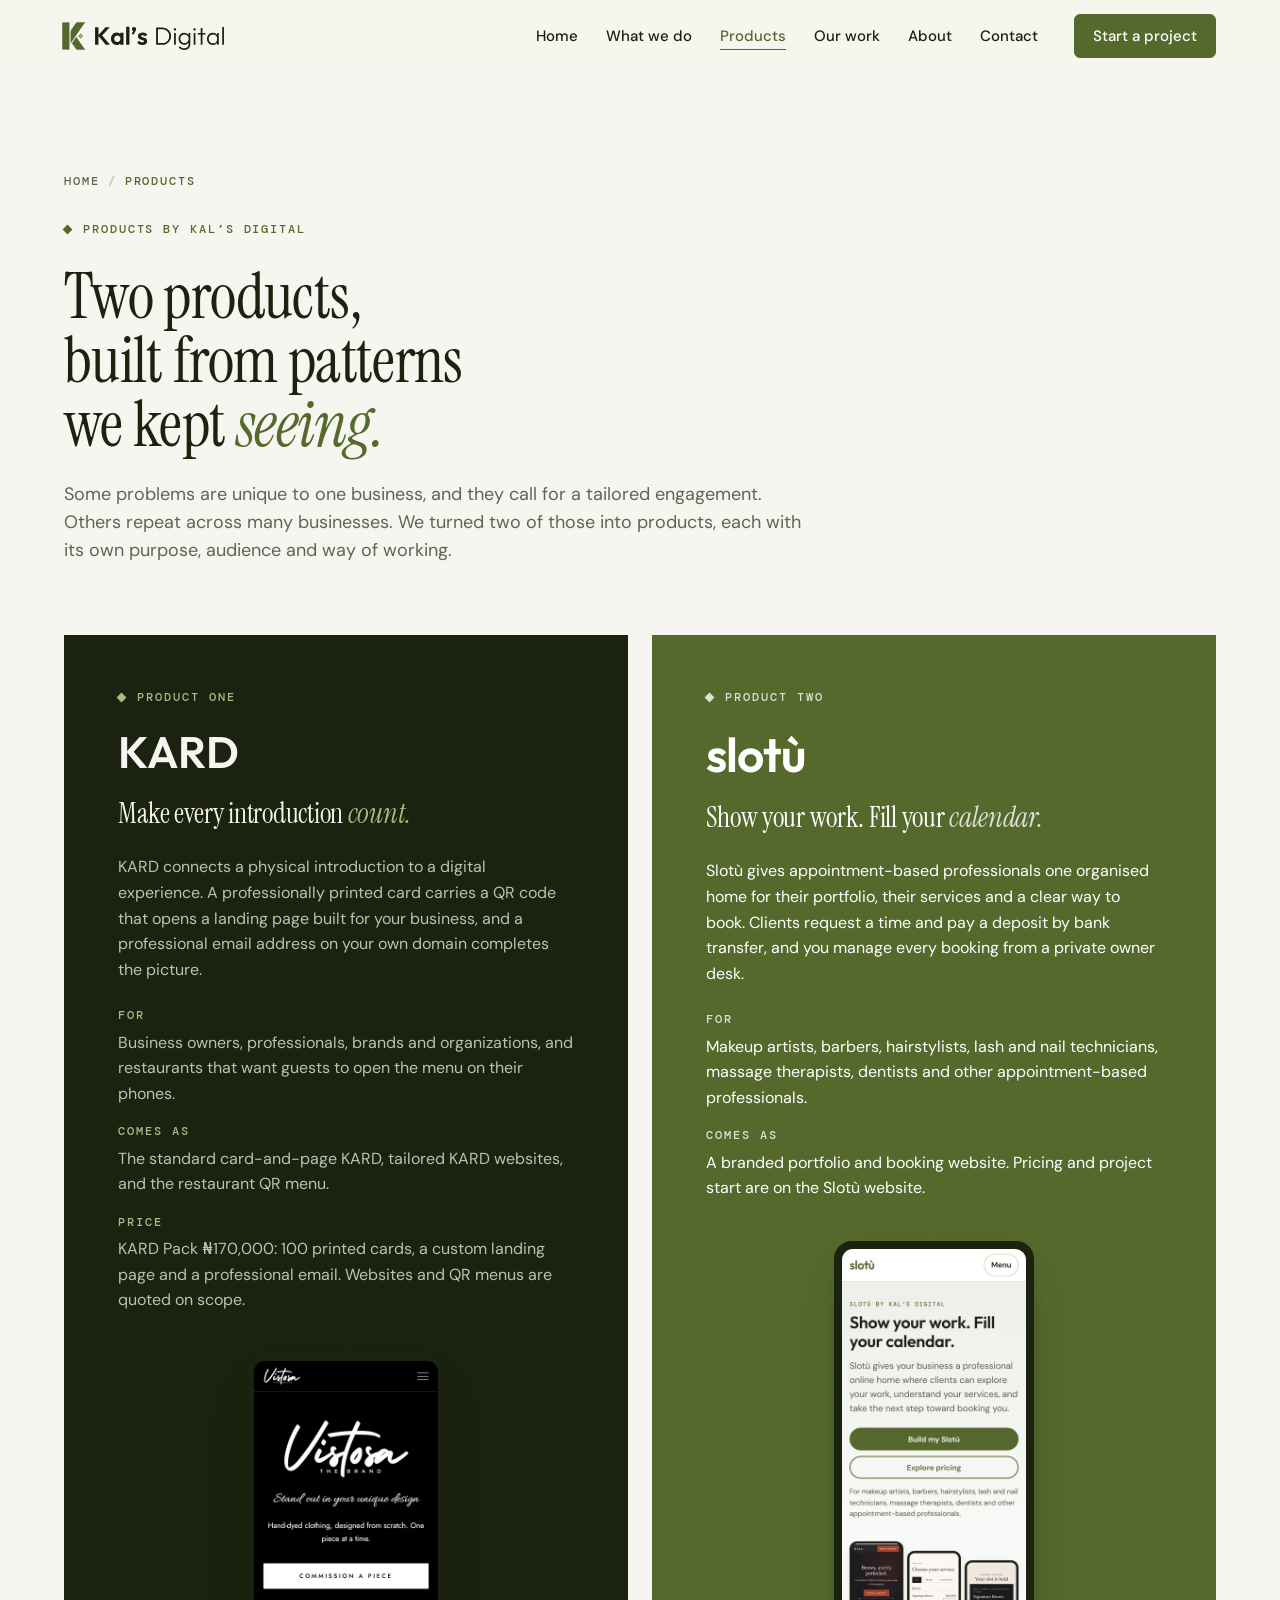
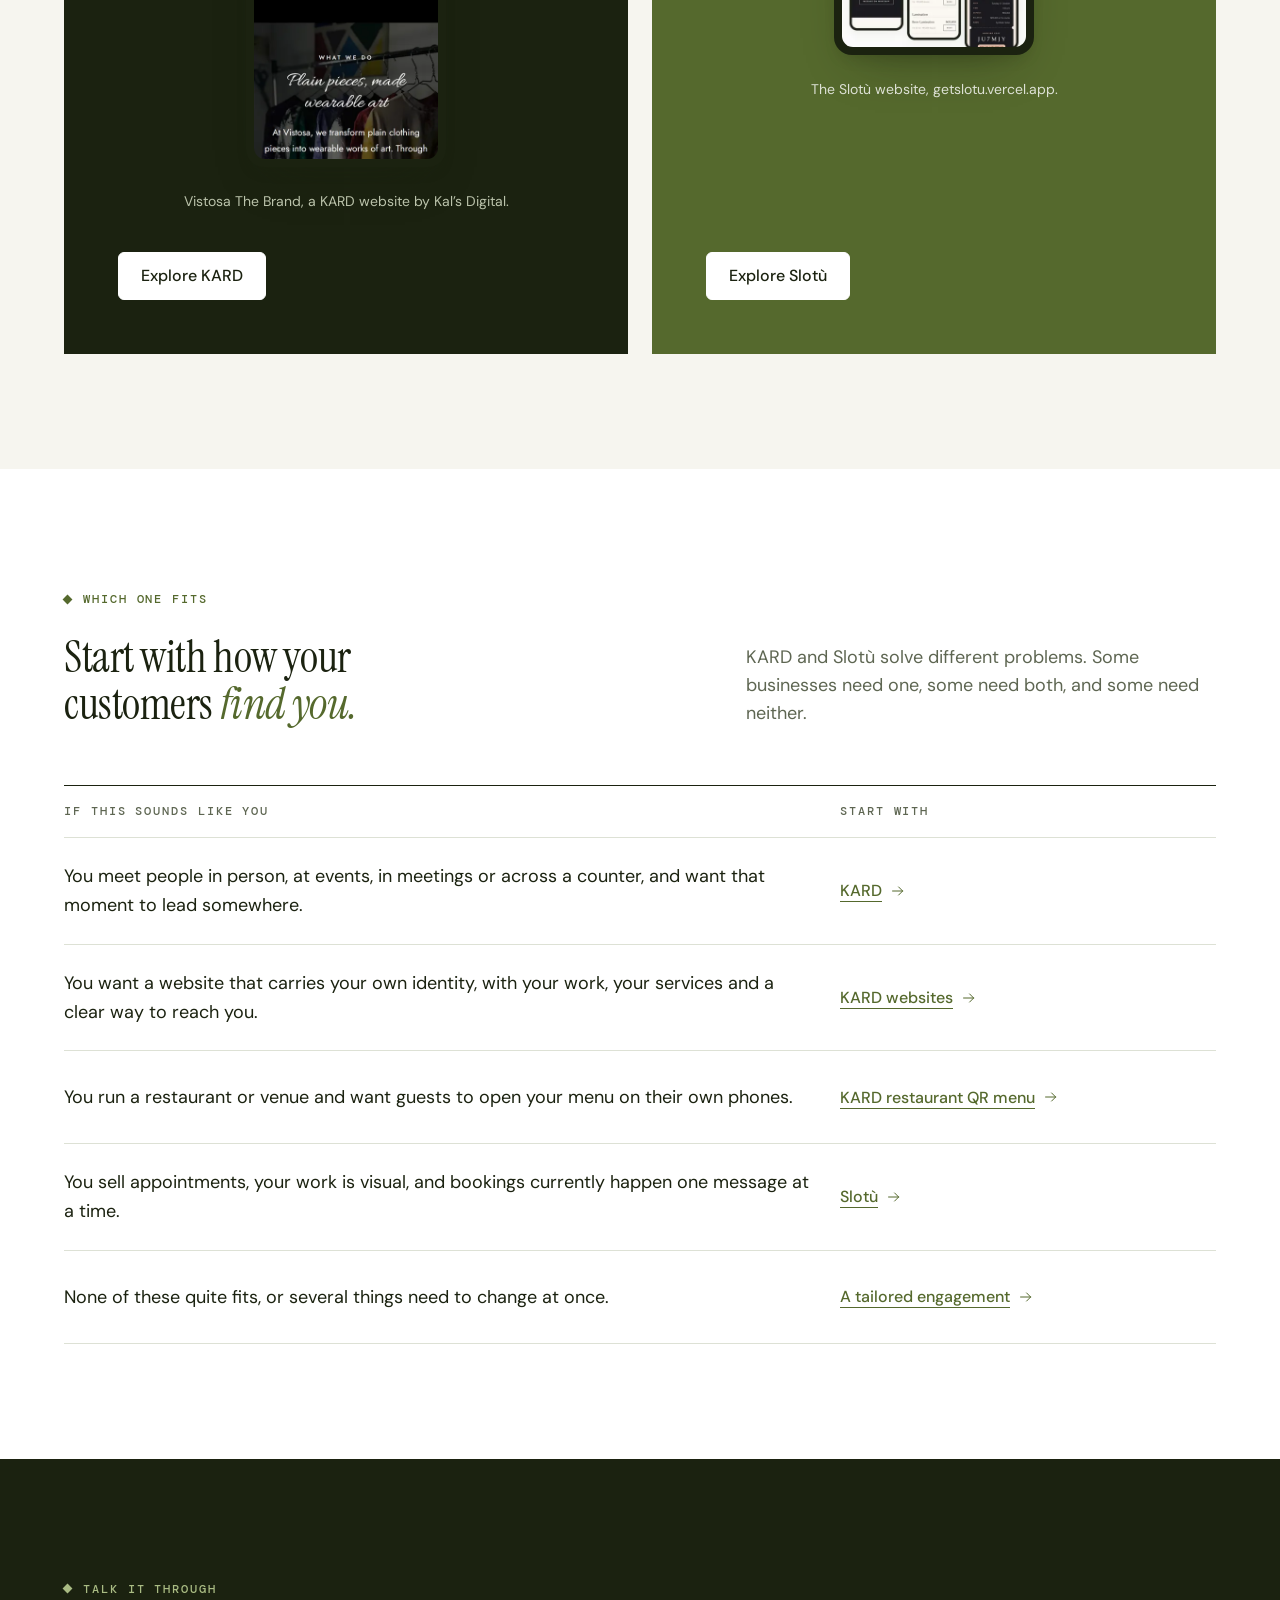
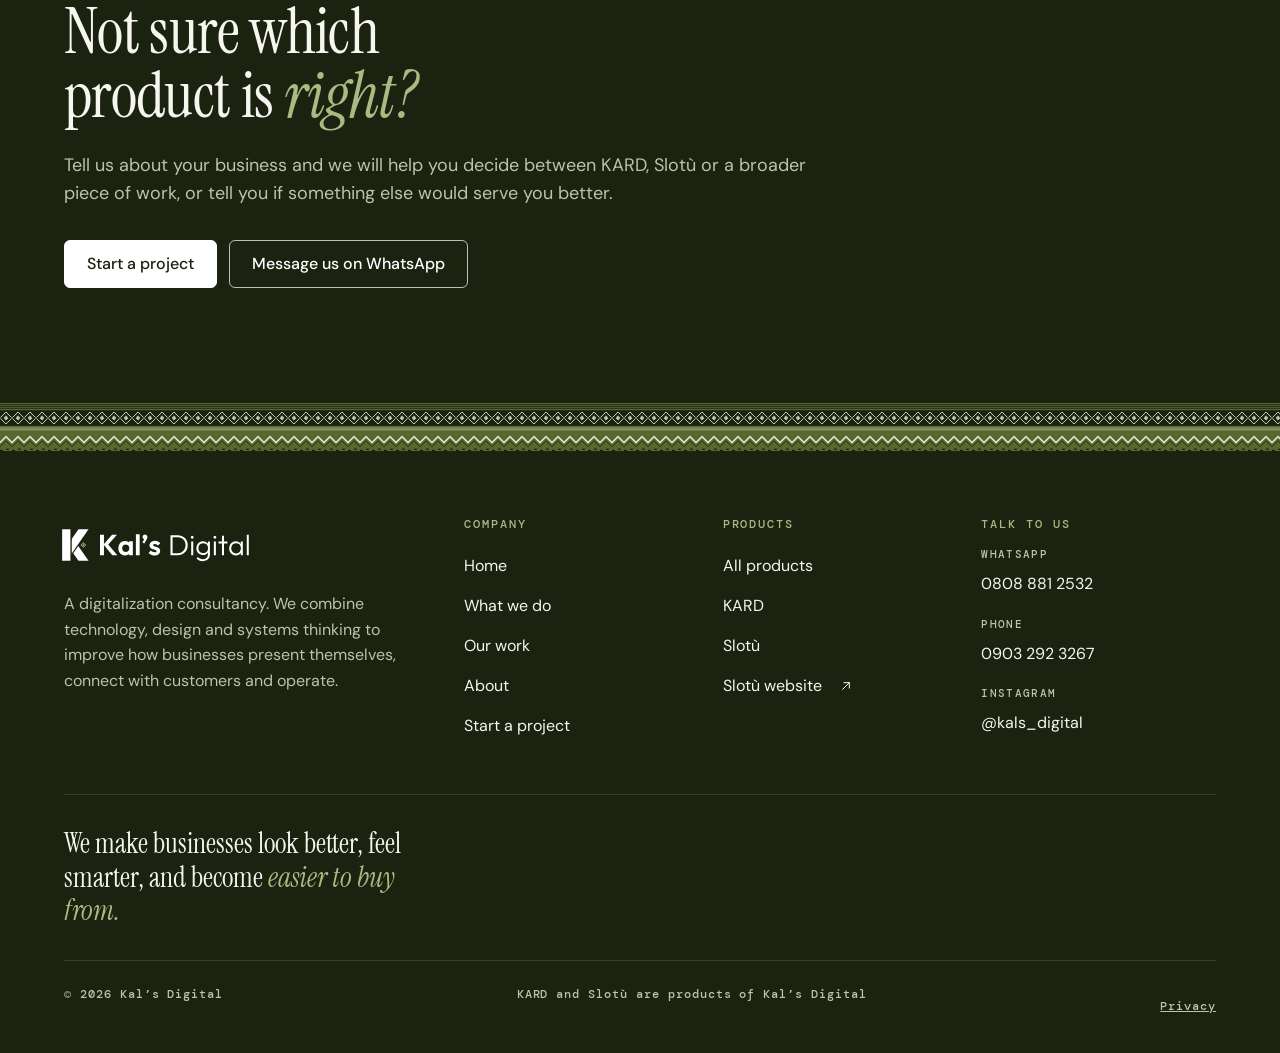
<file: products/index.html>
<!doctype html>
<html lang="en">
<head><!-- build:head -->
<meta charset="utf-8">
<meta name="viewport" content="width=device-width, initial-scale=1, viewport-fit=cover">
<title>Products: KARD and Slotù · Kal’s Digital</title>
<meta name="description" content="KARD connects a physical introduction to a digital presence. Slotù gives appointment-based professionals a portfolio and booking website. Two products from Kal’s Digital.">
<link rel="canonical" href="https://kal-s-digital.vercel.app/products/">
<meta name="theme-color" content="#F6F5EF">
<meta name="format-detection" content="telephone=no">
<meta property="og:type" content="website">
<meta property="og:site_name" content="Kal’s Digital">
<meta property="og:locale" content="en_NG">
<meta property="og:title" content="Products: KARD and Slotù · Kal’s Digital">
<meta property="og:description" content="KARD connects a physical introduction to a digital presence. Slotù gives appointment-based professionals a portfolio and booking website. Two products from Kal’s Digital.">
<meta property="og:url" content="https://kal-s-digital.vercel.app/products/">
<meta property="og:image" content="https://kal-s-digital.vercel.app/assets/og/og-default.png">
<meta property="og:image:width" content="1200">
<meta property="og:image:height" content="630">
<meta property="og:image:alt" content="Kal’s Digital: we make businesses look better, feel smarter, and become easier to buy from.">
<meta name="twitter:card" content="summary_large_image">
<link rel="icon" href="/favicon.ico" sizes="32x32">
<link rel="icon" type="image/png" sizes="32x32" href="/assets/brand/KalsDigital_Favicon_olive_32.png">
<link rel="apple-touch-icon" href="/assets/brand/apple-touch-icon-180.png">
<link rel="manifest" href="/site.webmanifest">
<link rel="preload" href="/assets/fonts/instrument-serif-latin-400-normal.woff2" as="font" type="font/woff2" crossorigin>
<link rel="preload" href="/assets/fonts/instrument-serif-latin-400-italic.woff2" as="font" type="font/woff2" crossorigin>
<link rel="preload" href="/assets/fonts/dm-sans-latin-400-normal.woff2" as="font" type="font/woff2" crossorigin>
<link rel="preload" href="/assets/fonts/dm-sans-latin-500-normal.woff2" as="font" type="font/woff2" crossorigin>
<link rel="preload" href="/assets/fonts/outfit-latin-600-normal.woff2" as="font" type="font/woff2" crossorigin>
<link rel="preload" href="/assets/fonts/dm-mono-latin-500-normal.woff2" as="font" type="font/woff2" crossorigin>
<link rel="stylesheet" href="/assets/css/site.css?v=b7db610e34">
<script src="/assets/js/site.js?v=5737d3ded0" defer></script>
<!-- /build:head --></head>
<body>
<!-- build:icons -->
<svg xmlns="http://www.w3.org/2000/svg" class="icon-sprite" width="0" height="0" aria-hidden="true" focusable="false">
  <symbol id="i-arrow" viewBox="0 0 24 24"><path d="M4 12h15M13 6l6 6-6 6"/></symbol>
  <symbol id="i-external" viewBox="0 0 24 24"><path d="M7 17L17 7M9 7h8v8"/></symbol>
  <symbol id="i-card" viewBox="0 0 24 24"><path d="M3 6h18v12H3zM6 14h6M6 10h3"/><path d="M15 9h3v3h-3z"/></symbol>
  <symbol id="i-qr" viewBox="0 0 24 24"><path d="M4 4h6v6H4zM14 4h6v6h-6zM4 14h6v6H4zM14 14h2v2h-2zM18 14h2M14 18h2v2M18 18h2v2h-2"/></symbol>
  <symbol id="i-page" viewBox="0 0 24 24"><path d="M7 3h10v18H7zM10 18h4M9.5 7h5M9.5 10h5M9.5 13h3"/></symbol>
  <symbol id="i-mail" viewBox="0 0 24 24"><path d="M3 6h18v12H3z"/><path d="M3 7l9 6.5L21 7"/></symbol>
  <symbol id="i-share" viewBox="0 0 24 24"><path d="M4 5h16v11H9l-5 4z"/></symbol>
  <symbol id="i-globe" viewBox="0 0 24 24"><path d="M3 12h18M12 3c2.8 3 2.8 15 0 18M12 3c-2.8 3-2.8 15 0 18"/><path d="M12 3a9 9 0 1 0 0 18 9 9 0 0 0 0-18z"/></symbol>
  <symbol id="i-phone" viewBox="0 0 24 24"><path d="M6 3h4l1.5 5-2.5 1.5a11 11 0 0 0 5.5 5.5L16 12.5l5 1.5v4c0 1.5-1.2 3-3 3C10 21 3 14 3 6c0-1.8 1.5-3 3-3z"/></symbol>
  <symbol id="i-calendar" viewBox="0 0 24 24"><path d="M3 5h18v16H3zM3 10h18M8 3v4M16 3v4M7 14h3v3H7z"/></symbol>
  <symbol id="i-menu" viewBox="0 0 24 24"><path d="M5 4h14v17H5zM8 8h8M8 12h8M8 16h5"/></symbol>
  <symbol id="i-table" viewBox="0 0 24 24"><path d="M3 9h18M5 9v11M19 9v11M9 9V6h6v3"/><path d="M10.5 4h3"/></symbol>
  <symbol id="i-scan" viewBox="0 0 24 24"><path d="M4 8V4h4M16 4h4v4M20 16v4h-4M8 20H4v-4M4 12h16"/></symbol>
  <symbol id="i-check" viewBox="0 0 24 24"><path d="M12 3l9 9-9 9-9-9z"/><path d="M12 8.5l3.5 3.5-3.5 3.5-3.5-3.5z"/></symbol>
  <symbol id="i-image" viewBox="0 0 24 24"><path d="M3 5h18v14H3z"/><path d="M3 16l5-5 4 4 3-3 6 6"/><path d="M15 8h2v2h-2z"/></symbol>
  <symbol id="i-bank" viewBox="0 0 24 24"><path d="M3 9l9-5 9 5M5 10v8M9.5 10v8M14.5 10v8M19 10v8M3 20h18"/></symbol>
  <symbol id="i-desk" viewBox="0 0 24 24"><path d="M3 4h18v12H3zM9 20h6M12 16v4"/><path d="M7 8h4M7 11h7"/></symbol>
  <symbol id="i-instagram" viewBox="0 0 24 24"><path d="M4 4h16v16H4z"/><path d="M12 8.5a3.5 3.5 0 1 0 0 7 3.5 3.5 0 0 0 0-7zM16.5 6.5h1"/></symbol>
</svg>
<!-- /build:icons -->
<!-- build:header -->
<a class="skip-link" href="#main">Skip to content</a>
<header class="site-header" data-header>
  <div class="container header-bar">
    <a class="brand" href="/"><img src="/assets/brand/KalsDigital_Logo_Horizontal_olive-on-light.svg" alt="Kal’s Digital home" width="188" height="52"></a>
    <nav class="primary-nav" aria-label="Main">
      <ul>
        <li><a href="/" data-nav="home">Home</a></li>
        <li><a href="/what-we-do/" data-nav="what-we-do">What we do</a></li>
        <li><a href="/products/" data-nav="products" aria-current="page">Products</a></li>
        <li><a href="/work/" data-nav="work">Our work</a></li>
        <li><a href="/about/" data-nav="about">About</a></li>
        <li><a href="/contact/" data-nav="contact">Contact</a></li>
      </ul>
    </nav>
    <a class="btn btn--sm header-cta" href="/contact/">Start a project</a>
    <button class="menu-toggle" type="button" aria-expanded="false" aria-controls="mobile-menu" data-menu-toggle>
      <span class="menu-toggle-bars" aria-hidden="true"><span></span></span>
      <span class="menu-toggle-text">Menu</span>
      <span class="visually-hidden" data-menu-label>Open the menu</span>
    </button>
  </div>
  <div class="mobile-menu" id="mobile-menu" hidden data-menu>
    <nav aria-label="Main (small screens)">
      <ul>
        <li><a class="mobile-link" href="/" data-nav="home">Home</a></li>
        <li><a class="mobile-link" href="/what-we-do/" data-nav="what-we-do">What we do</a></li>
        <li><a class="mobile-link" href="/products/" data-nav="products" aria-current="page">Products</a></li>
        <li><a class="mobile-link" href="/work/" data-nav="work">Our work</a></li>
        <li><a class="mobile-link" href="/about/" data-nav="about">About</a></li>
        <li><a class="mobile-link" href="/contact/" data-nav="contact">Contact</a></li>
      </ul>
    </nav>
    <a class="btn" href="/contact/">Start a project</a>
    <div class="mobile-menu-contact">
      <span class="label">Talk to us</span>
      <a href="https://wa.me/2348088812532" rel="noopener" target="_blank">WhatsApp 0808 881 2532</a>
      <a href="tel:+2349032923267">Call 0903 292 3267</a>
    </div>
    <div class="mobile-menu-weave" aria-hidden="true"><div class="weave-band weave-band--sm weave-band--static"></div></div>
  </div>
</header>
<!-- /build:header -->

<main id="main">

  <section class="page-hero" aria-labelledby="page-title">
    <div class="container">
      <nav class="breadcrumb" aria-label="Breadcrumb"><ol><li><a href="/">Home</a></li><li><span aria-current="page">Products</span></li></ol></nav>
      <div class="grid">
        <div class="col-8">
          <p class="label">Products by Kal’s Digital</p>
          <h1 class="display-xl" id="page-title">Two products, built from patterns we kept <em>seeing.</em></h1>
          <p class="lead muted">Some problems are unique to one business, and they call for a tailored engagement. Others repeat across many businesses. We turned two of those into products, each with its own purpose, audience and way of working.</p>
        </div>
      </div>
    </div>
  </section>

  <section class="section--paper product-overview" aria-label="Our products">
    <div class="container">
      <div class="product-pair">
        <article class="product-panel product-panel--kard on-dark" aria-labelledby="kard-name">
          <p class="label">Product one</p>
          <h2 class="product-name" id="kard-name">KARD</h2>
          <p class="display-m">Make every introduction <em>count.</em></p>
          <p class="muted">KARD connects a physical introduction to a digital experience. A professionally printed card carries a QR code that opens a landing page built for your business, and a professional email address on your own domain completes the picture.</p>
          <dl class="product-facts">
            <div><dt>For</dt><dd>Business owners, professionals, brands and organizations, and restaurants that want guests to open the menu on their phones.</dd></div>
            <div><dt>Comes as</dt><dd>The standard card-and-page KARD, tailored KARD websites, and the restaurant QR menu.</dd></div>
            <div><dt>Price</dt><dd>KARD Pack ₦170,000: 100 printed cards, a custom landing page and a professional email. Websites and QR menus are quoted on scope.</dd></div>
          </dl>
          <div class="product-visual">
            <div class="phone phone--sm">
              <img src="/assets/work/vistosa-mobile-390.webp" srcset="/assets/work/vistosa-mobile-390.webp 390w, /assets/work/vistosa-mobile-780.webp 780w" sizes="200px" width="390" height="844" loading="lazy" decoding="async" alt="The Vistosa The Brand website on a phone: a white script logo on black and a Commission a piece button.">
            </div>
          </div>
          <p class="small muted product-caption">Vistosa The Brand, a KARD website by Kal’s Digital.</p>
          <div class="btn-row"><a class="btn btn--light" href="/products/kard/">Explore KARD</a></div>
        </article>

        <article class="product-panel product-panel--slotu on-olive" aria-labelledby="slotu-name">
          <p class="label">Product two</p>
          <h2 class="slotu-wordmark" id="slotu-name"><span aria-hidden="true">slotù</span><span class="visually-hidden">Slotù</span></h2>
          <p class="display-m">Show your work. Fill your <em>calendar.</em></p>
          <p>Slotù gives appointment-based professionals one organised home for their portfolio, their services and a clear way to book. Clients request a time and pay a deposit by bank transfer, and you manage every booking from a private owner desk.</p>
          <dl class="product-facts">
            <div><dt>For</dt><dd>Makeup artists, barbers, hairstylists, lash and nail technicians, massage therapists, dentists and other appointment-based professionals.</dd></div>
            <div><dt>Comes as</dt><dd>A branded portfolio and booking website. Pricing and project start are on the Slotù website.</dd></div>
          </dl>
          <div class="product-visual">
            <div class="phone phone--sm">
              <img src="/assets/work/slotu-mobile-390.webp" srcset="/assets/work/slotu-mobile-390.webp 390w, /assets/work/slotu-mobile-780.webp 780w" sizes="200px" width="390" height="844" loading="lazy" decoding="async" alt="The Slotù website on a phone, headed Show your work. Fill your calendar, with a Build my Slotù button.">
            </div>
          </div>
          <p class="small product-caption on-olive-caption">The Slotù website, getslotu.vercel.app.</p>
          <div class="btn-row"><a class="btn btn--light" href="/products/slotu/">Explore Slotù</a></div>
        </article>
      </div>
    </div>
  </section>

  <section class="section section--white" aria-labelledby="fit-title">
    <div class="container">
      <div class="section-head section-head--split">
        <div class="stack">
          <p class="label">Which one fits</p>
          <h2 class="display-l" id="fit-title">Start with how your customers <em>find you.</em></h2>
        </div>
        <p class="lead muted">KARD and Slotù solve different problems. Some businesses need one, some need both, and some need neither.</p>
      </div>
      <div class="fit-table" role="table" aria-label="Which product fits your business">
        <div class="fit-row fit-row--head" role="row">
          <span role="columnheader">If this sounds like you</span>
          <span role="columnheader">Start with</span>
        </div>
        <div class="fit-row" role="row">
          <span role="cell">You meet people in person, at events, in meetings or across a counter, and want that moment to lead somewhere.</span>
          <span role="cell"><a class="text-link" href="/products/kard/">KARD <svg class="icon icon--sm" aria-hidden="true"><use href="#i-arrow"/></svg></a></span>
        </div>
        <div class="fit-row" role="row">
          <span role="cell">You want a website that carries your own identity, with your work, your services and a clear way to reach you.</span>
          <span role="cell"><a class="text-link" href="/products/kard/#kard-websites">KARD websites <svg class="icon icon--sm" aria-hidden="true"><use href="#i-arrow"/></svg></a></span>
        </div>
        <div class="fit-row" role="row">
          <span role="cell">You run a restaurant or venue and want guests to open your menu on their own phones.</span>
          <span role="cell"><a class="text-link" href="/products/kard/#qr-menu">KARD restaurant QR menu <svg class="icon icon--sm" aria-hidden="true"><use href="#i-arrow"/></svg></a></span>
        </div>
        <div class="fit-row" role="row">
          <span role="cell">You sell appointments, your work is visual, and bookings currently happen one message at a time.</span>
          <span role="cell"><a class="text-link" href="/products/slotu/">Slotù <svg class="icon icon--sm" aria-hidden="true"><use href="#i-arrow"/></svg></a></span>
        </div>
        <div class="fit-row" role="row">
          <span role="cell">None of these quite fits, or several things need to change at once.</span>
          <span role="cell"><a class="text-link" href="/what-we-do/">A tailored engagement <svg class="icon icon--sm" aria-hidden="true"><use href="#i-arrow"/></svg></a></span>
        </div>
      </div>
    </div>
  </section>

  <section class="section cta-band on-dark" aria-labelledby="cta-title">
    <div class="container">
      <p class="label">Talk it through</p>
      <h2 class="display-xl" id="cta-title">Not sure which product is <em>right?</em></h2>
      <p class="lead">Tell us about your business and we will help you decide between KARD, Slotù or a broader piece of work, or tell you if something else would serve you better.</p>
      <div class="btn-row">
        <a class="btn btn--light" href="/contact/">Start a project</a>
        <a class="btn btn--ghost-light" href="https://wa.me/2348088812532" rel="noopener" target="_blank">Message us on WhatsApp<span class="visually-hidden"> (opens in a new tab)</span></a>
      </div>
    </div>
  </section>

</main>

<!-- build:footer -->
<footer class="site-footer on-dark" id="site-footer">
  <div class="weave-band weave-band--sm" aria-hidden="true"></div>
  <div class="container">
    <div class="footer-main">
      <div class="footer-brand">
        <img src="/assets/brand/KalsDigital_Logo_Horizontal_white-on-ink.svg" alt="Kal’s Digital" width="217" height="60" loading="lazy">
        <p>A digitalization consultancy. We combine technology, design and systems thinking to improve how businesses present themselves, connect with customers and operate.</p>
      </div>
      <nav class="footer-cols" aria-label="Footer">
        <div>
          <h2>Company</h2>
          <ul>
            <li><a href="/">Home</a></li>
            <li><a href="/what-we-do/">What we do</a></li>
            <li><a href="/work/">Our work</a></li>
            <li><a href="/about/">About</a></li>
            <li><a href="/contact/">Start a project</a></li>
          </ul>
        </div>
        <div>
          <h2>Products</h2>
          <ul>
            <li><a href="/products/">All products</a></li>
            <li><a href="/products/kard/">KARD</a></li>
            <li><a href="/products/slotu/">Slotù</a></li>
            <li><a href="https://getslotu.vercel.app/" rel="noopener" target="_blank">Slotù website<span class="visually-hidden"> (opens in a new tab)</span> <svg class="icon icon--sm" aria-hidden="true"><use href="#i-external"/></svg></a></li>
          </ul>
        </div>
        <div>
          <h2>Talk to us</h2>
          <ul>
            <li><span class="contact-label">WhatsApp</span><a href="https://wa.me/2348088812532" rel="noopener" target="_blank">0808 881 2532<span class="visually-hidden"> on WhatsApp (opens in a new tab)</span></a></li>
            <li><span class="contact-label">Phone</span><a href="tel:+2349032923267">0903 292 3267</a></li>
            <li><span class="contact-label">Instagram</span><a href="https://www.instagram.com/kals_digital/" rel="noopener" target="_blank">@kals_digital<span class="visually-hidden"> on Instagram (opens in a new tab)</span></a></li>
          </ul>
        </div>
      </nav>
    </div>
    <div class="footer-signoff">
      <p>We make businesses look better, feel smarter, and become <em>easier to buy from.</em></p>
    </div>
    <div class="footer-base">
      <span>© 2026 Kal’s Digital</span>
      <span>KARD and Slotù are products of Kal’s Digital</span>
      <a href="/privacy/">Privacy</a>
    </div>
  </div>
</footer>
<!-- /build:footer -->
</body>
</html>
</file>
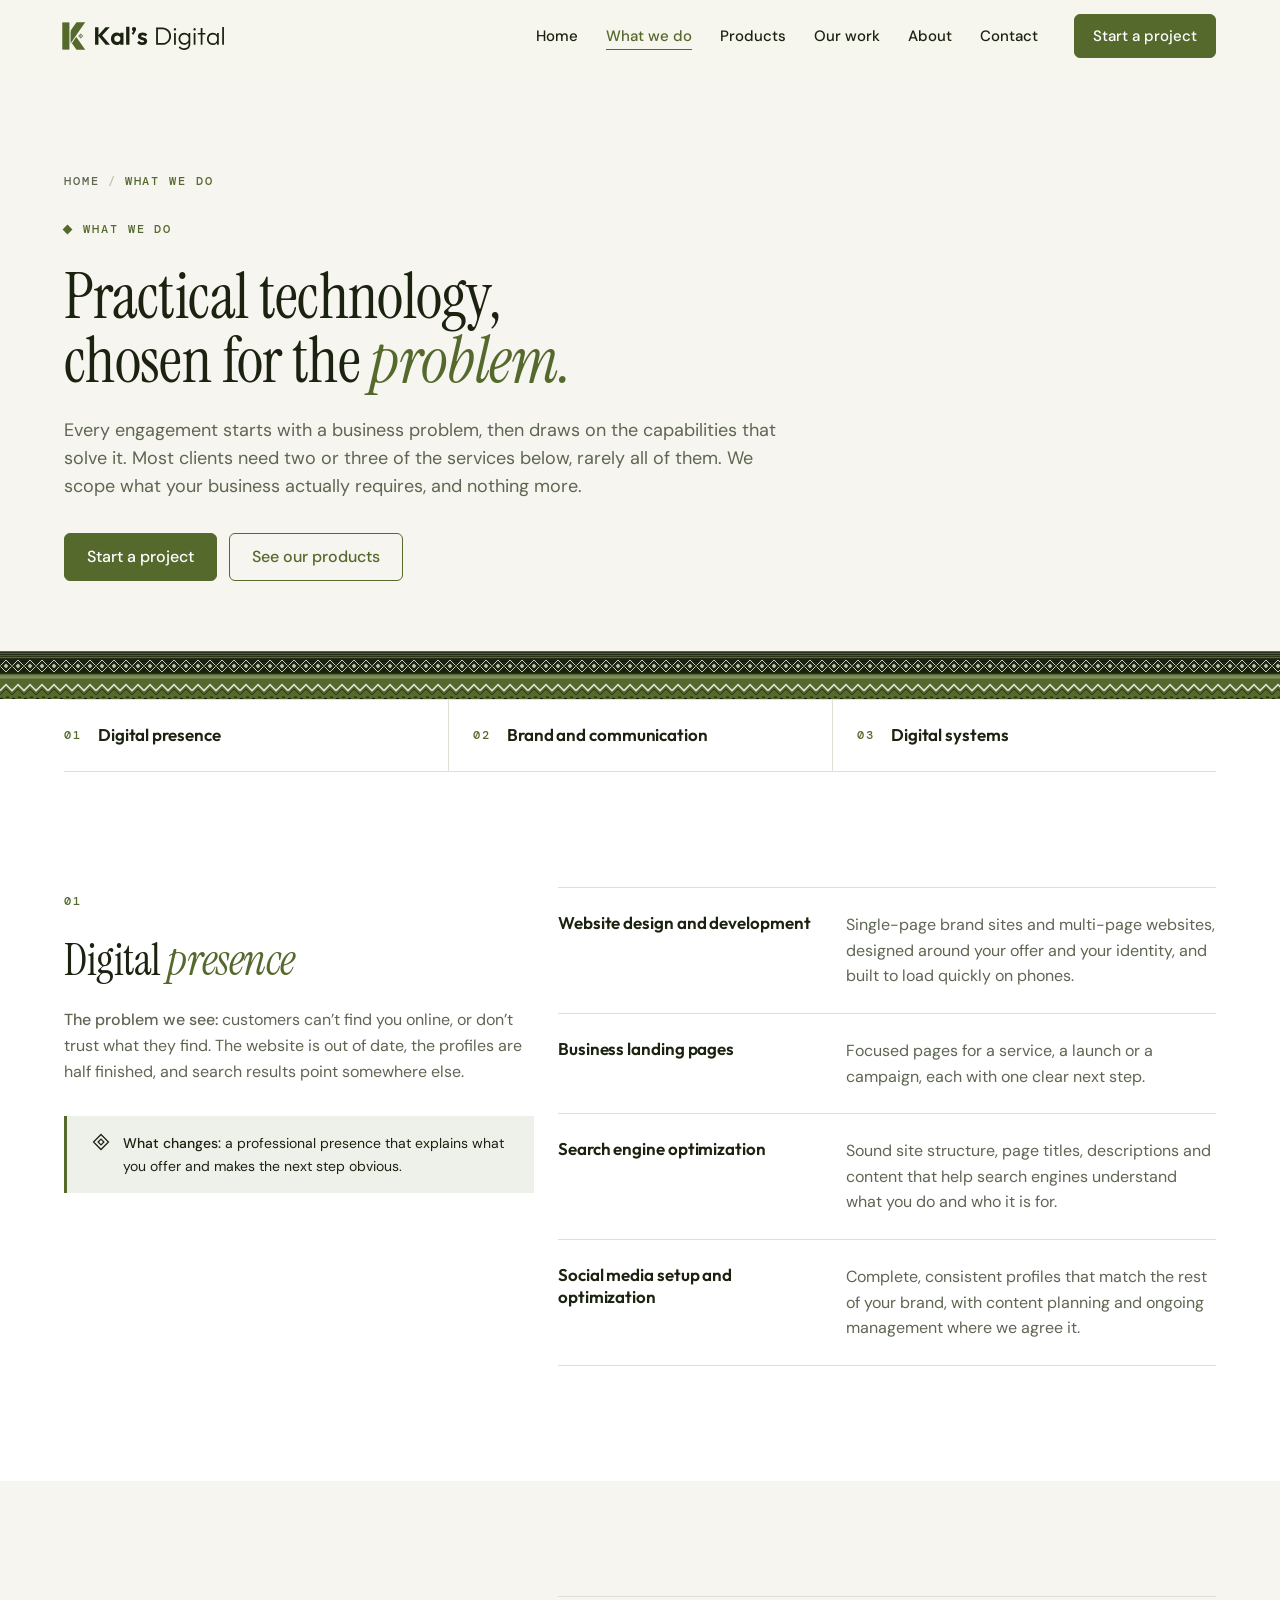
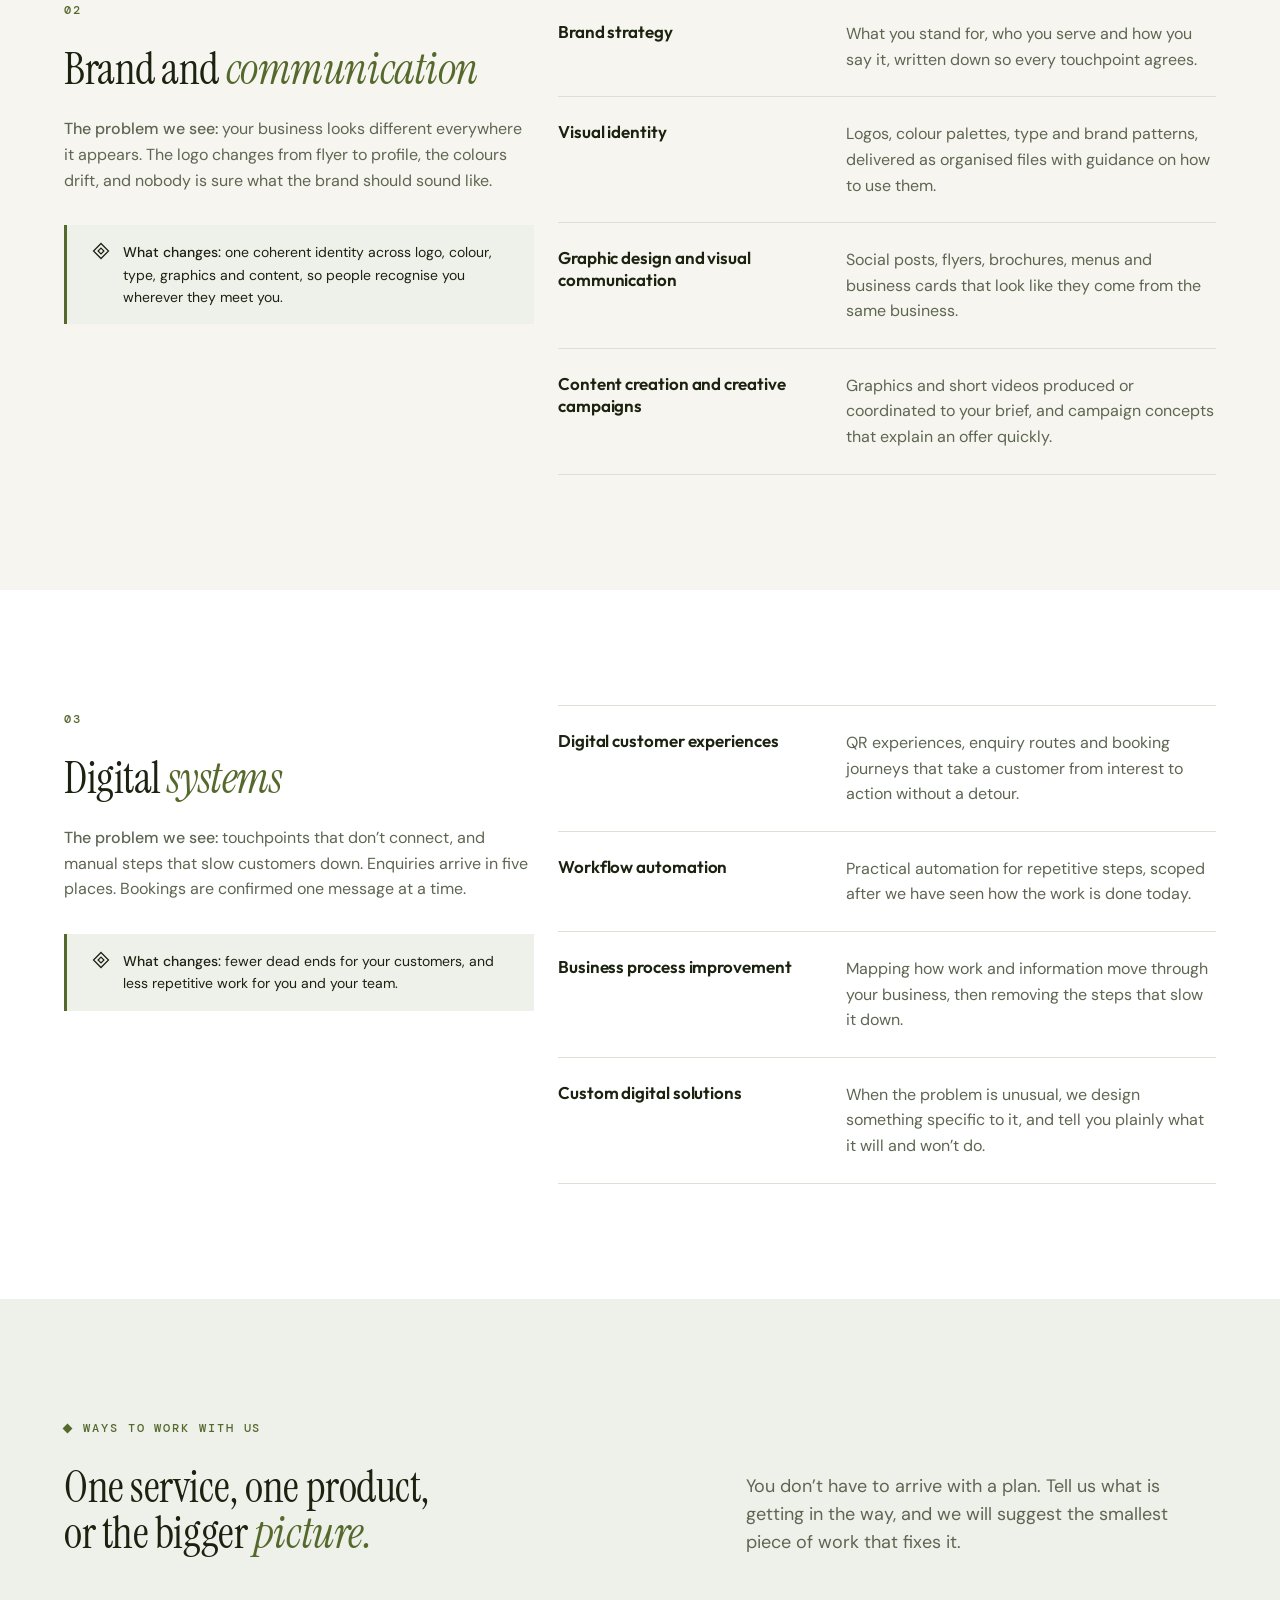
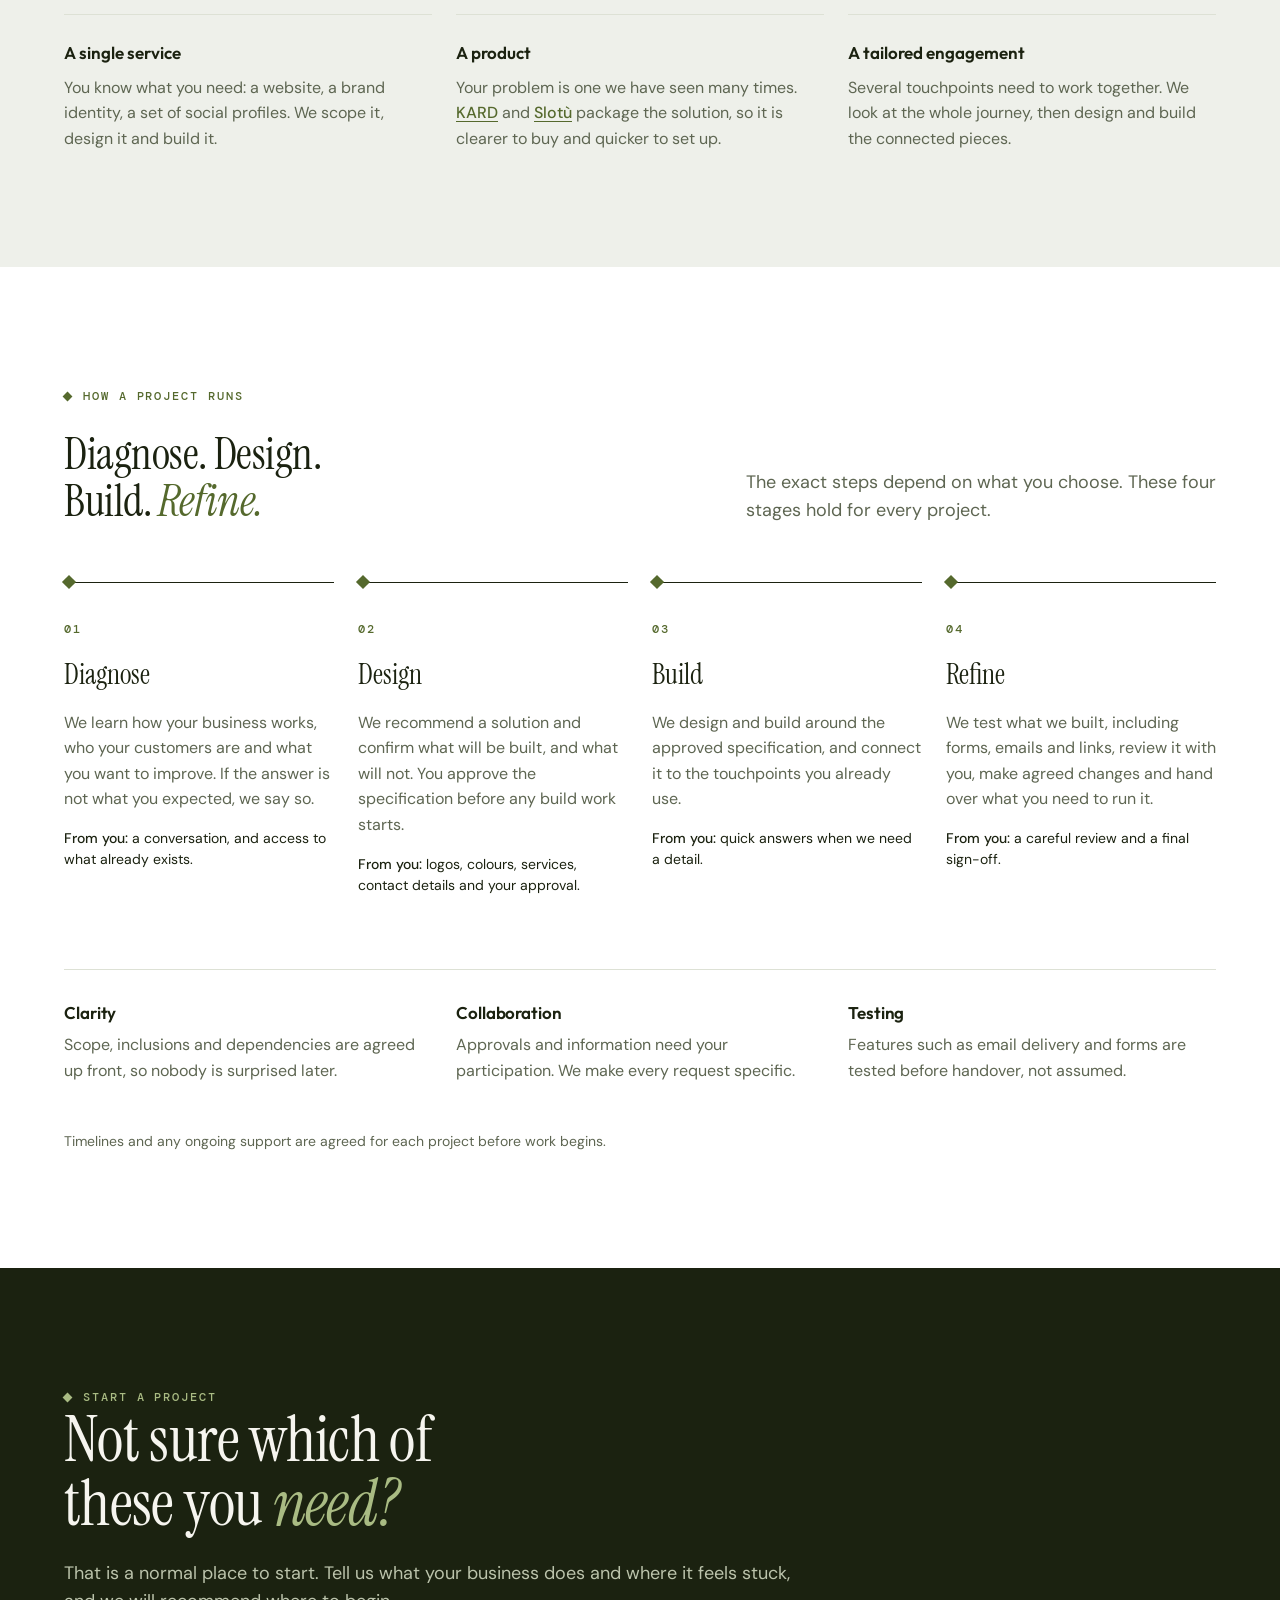
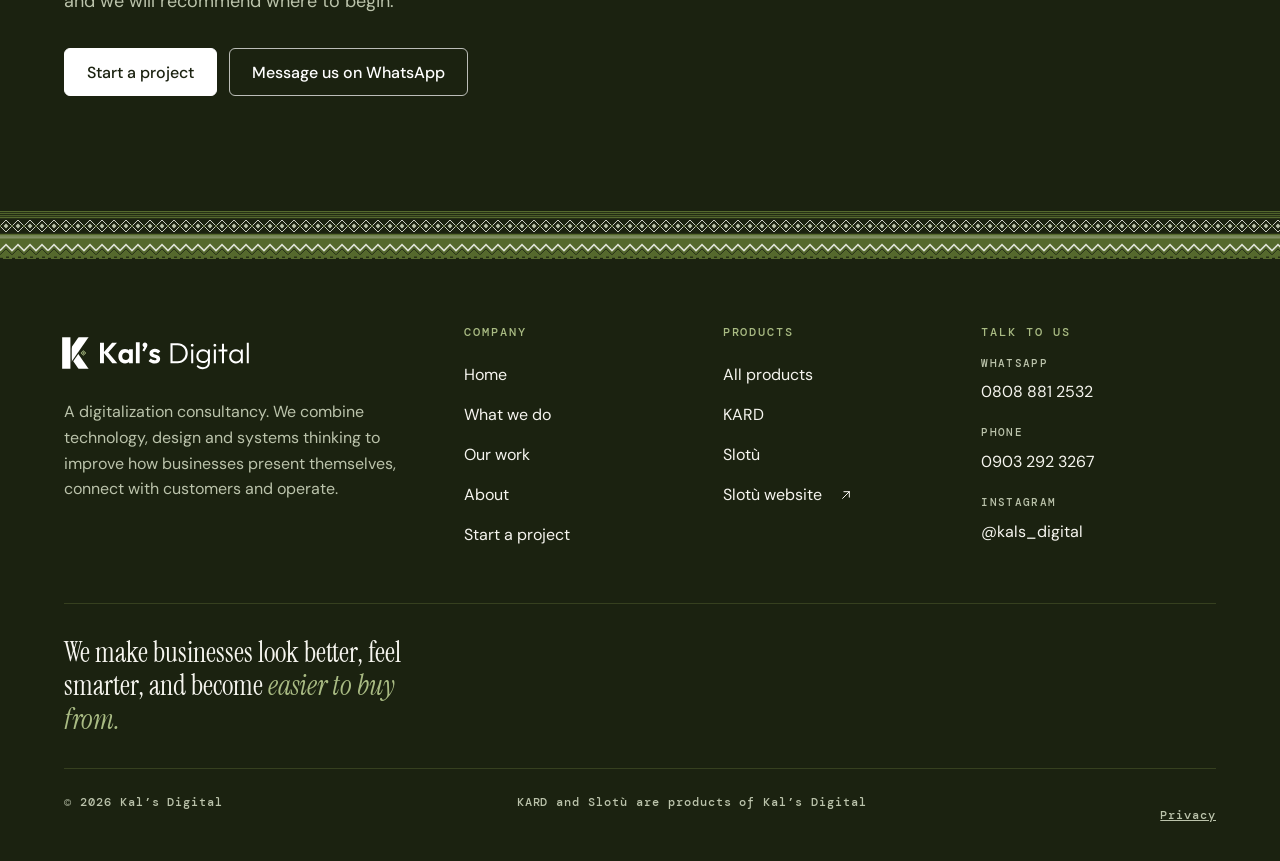
<file: what-we-do/index.html>
<!doctype html>
<html lang="en">
<head><!-- build:head -->
<meta charset="utf-8">
<meta name="viewport" content="width=device-width, initial-scale=1, viewport-fit=cover">
<title>What we do · Kal’s Digital</title>
<meta name="description" content="Websites, brand identity, social media, SEO, content and practical digital systems, scoped around the problem your business actually needs solved.">
<link rel="canonical" href="https://kal-s-digital.vercel.app/what-we-do/">
<meta name="theme-color" content="#F6F5EF">
<meta name="format-detection" content="telephone=no">
<meta property="og:type" content="website">
<meta property="og:site_name" content="Kal’s Digital">
<meta property="og:locale" content="en_NG">
<meta property="og:title" content="What we do · Kal’s Digital">
<meta property="og:description" content="Websites, brand identity, social media, SEO, content and practical digital systems, scoped around the problem your business actually needs solved.">
<meta property="og:url" content="https://kal-s-digital.vercel.app/what-we-do/">
<meta property="og:image" content="https://kal-s-digital.vercel.app/assets/og/og-default.png">
<meta property="og:image:width" content="1200">
<meta property="og:image:height" content="630">
<meta property="og:image:alt" content="Kal’s Digital: we make businesses look better, feel smarter, and become easier to buy from.">
<meta name="twitter:card" content="summary_large_image">
<link rel="icon" href="/favicon.ico" sizes="32x32">
<link rel="icon" type="image/png" sizes="32x32" href="/assets/brand/KalsDigital_Favicon_olive_32.png">
<link rel="apple-touch-icon" href="/assets/brand/apple-touch-icon-180.png">
<link rel="manifest" href="/site.webmanifest">
<link rel="preload" href="/assets/fonts/instrument-serif-latin-400-normal.woff2" as="font" type="font/woff2" crossorigin>
<link rel="preload" href="/assets/fonts/instrument-serif-latin-400-italic.woff2" as="font" type="font/woff2" crossorigin>
<link rel="preload" href="/assets/fonts/dm-sans-latin-400-normal.woff2" as="font" type="font/woff2" crossorigin>
<link rel="preload" href="/assets/fonts/dm-sans-latin-500-normal.woff2" as="font" type="font/woff2" crossorigin>
<link rel="preload" href="/assets/fonts/outfit-latin-600-normal.woff2" as="font" type="font/woff2" crossorigin>
<link rel="preload" href="/assets/fonts/dm-mono-latin-500-normal.woff2" as="font" type="font/woff2" crossorigin>
<link rel="stylesheet" href="/assets/css/site.css?v=b7db610e34">
<script src="/assets/js/site.js?v=5737d3ded0" defer></script>
<!-- /build:head --></head>
<body>
<!-- build:icons -->
<svg xmlns="http://www.w3.org/2000/svg" class="icon-sprite" width="0" height="0" aria-hidden="true" focusable="false">
  <symbol id="i-arrow" viewBox="0 0 24 24"><path d="M4 12h15M13 6l6 6-6 6"/></symbol>
  <symbol id="i-external" viewBox="0 0 24 24"><path d="M7 17L17 7M9 7h8v8"/></symbol>
  <symbol id="i-card" viewBox="0 0 24 24"><path d="M3 6h18v12H3zM6 14h6M6 10h3"/><path d="M15 9h3v3h-3z"/></symbol>
  <symbol id="i-qr" viewBox="0 0 24 24"><path d="M4 4h6v6H4zM14 4h6v6h-6zM4 14h6v6H4zM14 14h2v2h-2zM18 14h2M14 18h2v2M18 18h2v2h-2"/></symbol>
  <symbol id="i-page" viewBox="0 0 24 24"><path d="M7 3h10v18H7zM10 18h4M9.5 7h5M9.5 10h5M9.5 13h3"/></symbol>
  <symbol id="i-mail" viewBox="0 0 24 24"><path d="M3 6h18v12H3z"/><path d="M3 7l9 6.5L21 7"/></symbol>
  <symbol id="i-share" viewBox="0 0 24 24"><path d="M4 5h16v11H9l-5 4z"/></symbol>
  <symbol id="i-globe" viewBox="0 0 24 24"><path d="M3 12h18M12 3c2.8 3 2.8 15 0 18M12 3c-2.8 3-2.8 15 0 18"/><path d="M12 3a9 9 0 1 0 0 18 9 9 0 0 0 0-18z"/></symbol>
  <symbol id="i-phone" viewBox="0 0 24 24"><path d="M6 3h4l1.5 5-2.5 1.5a11 11 0 0 0 5.5 5.5L16 12.5l5 1.5v4c0 1.5-1.2 3-3 3C10 21 3 14 3 6c0-1.8 1.5-3 3-3z"/></symbol>
  <symbol id="i-calendar" viewBox="0 0 24 24"><path d="M3 5h18v16H3zM3 10h18M8 3v4M16 3v4M7 14h3v3H7z"/></symbol>
  <symbol id="i-menu" viewBox="0 0 24 24"><path d="M5 4h14v17H5zM8 8h8M8 12h8M8 16h5"/></symbol>
  <symbol id="i-table" viewBox="0 0 24 24"><path d="M3 9h18M5 9v11M19 9v11M9 9V6h6v3"/><path d="M10.5 4h3"/></symbol>
  <symbol id="i-scan" viewBox="0 0 24 24"><path d="M4 8V4h4M16 4h4v4M20 16v4h-4M8 20H4v-4M4 12h16"/></symbol>
  <symbol id="i-check" viewBox="0 0 24 24"><path d="M12 3l9 9-9 9-9-9z"/><path d="M12 8.5l3.5 3.5-3.5 3.5-3.5-3.5z"/></symbol>
  <symbol id="i-image" viewBox="0 0 24 24"><path d="M3 5h18v14H3z"/><path d="M3 16l5-5 4 4 3-3 6 6"/><path d="M15 8h2v2h-2z"/></symbol>
  <symbol id="i-bank" viewBox="0 0 24 24"><path d="M3 9l9-5 9 5M5 10v8M9.5 10v8M14.5 10v8M19 10v8M3 20h18"/></symbol>
  <symbol id="i-desk" viewBox="0 0 24 24"><path d="M3 4h18v12H3zM9 20h6M12 16v4"/><path d="M7 8h4M7 11h7"/></symbol>
  <symbol id="i-instagram" viewBox="0 0 24 24"><path d="M4 4h16v16H4z"/><path d="M12 8.5a3.5 3.5 0 1 0 0 7 3.5 3.5 0 0 0 0-7zM16.5 6.5h1"/></symbol>
</svg>
<!-- /build:icons -->
<!-- build:header -->
<a class="skip-link" href="#main">Skip to content</a>
<header class="site-header" data-header>
  <div class="container header-bar">
    <a class="brand" href="/"><img src="/assets/brand/KalsDigital_Logo_Horizontal_olive-on-light.svg" alt="Kal’s Digital home" width="188" height="52"></a>
    <nav class="primary-nav" aria-label="Main">
      <ul>
        <li><a href="/" data-nav="home">Home</a></li>
        <li><a href="/what-we-do/" data-nav="what-we-do" aria-current="page">What we do</a></li>
        <li><a href="/products/" data-nav="products">Products</a></li>
        <li><a href="/work/" data-nav="work">Our work</a></li>
        <li><a href="/about/" data-nav="about">About</a></li>
        <li><a href="/contact/" data-nav="contact">Contact</a></li>
      </ul>
    </nav>
    <a class="btn btn--sm header-cta" href="/contact/">Start a project</a>
    <button class="menu-toggle" type="button" aria-expanded="false" aria-controls="mobile-menu" data-menu-toggle>
      <span class="menu-toggle-bars" aria-hidden="true"><span></span></span>
      <span class="menu-toggle-text">Menu</span>
      <span class="visually-hidden" data-menu-label>Open the menu</span>
    </button>
  </div>
  <div class="mobile-menu" id="mobile-menu" hidden data-menu>
    <nav aria-label="Main (small screens)">
      <ul>
        <li><a class="mobile-link" href="/" data-nav="home">Home</a></li>
        <li><a class="mobile-link" href="/what-we-do/" data-nav="what-we-do" aria-current="page">What we do</a></li>
        <li><a class="mobile-link" href="/products/" data-nav="products">Products</a></li>
        <li><a class="mobile-link" href="/work/" data-nav="work">Our work</a></li>
        <li><a class="mobile-link" href="/about/" data-nav="about">About</a></li>
        <li><a class="mobile-link" href="/contact/" data-nav="contact">Contact</a></li>
      </ul>
    </nav>
    <a class="btn" href="/contact/">Start a project</a>
    <div class="mobile-menu-contact">
      <span class="label">Talk to us</span>
      <a href="https://wa.me/2348088812532" rel="noopener" target="_blank">WhatsApp 0808 881 2532</a>
      <a href="tel:+2349032923267">Call 0903 292 3267</a>
    </div>
    <div class="mobile-menu-weave" aria-hidden="true"><div class="weave-band weave-band--sm weave-band--static"></div></div>
  </div>
</header>
<!-- /build:header -->

<main id="main">

  <section class="page-hero" aria-labelledby="page-title">
    <div class="container">
      <nav class="breadcrumb" aria-label="Breadcrumb"><ol><li><a href="/">Home</a></li><li><span aria-current="page">What we do</span></li></ol></nav>
      <div class="grid">
        <div class="col-8">
          <p class="label">What we do</p>
          <h1 class="display-xl" id="page-title">Practical technology, chosen for the <em>problem.</em></h1>
          <p class="lead muted">Every engagement starts with a business problem, then draws on the capabilities that solve it. Most clients need two or three of the services below, rarely all of them. We scope what your business actually requires, and nothing more.</p>
          <div class="btn-row">
            <a class="btn" href="/contact/?interest=general">Start a project</a>
            <a class="btn btn--secondary" href="/products/">See our products</a>
          </div>
        </div>
      </div>
    </div>
    <div class="weave-band weave-band--sm" aria-hidden="true"></div>
  </section>

  <!-- Jump links -->
  <section class="section--white" aria-label="Service areas">
    <div class="container">
      <ol class="area-index" role="list">
        <li><a href="#digital-presence"><span class="capability-num">01</span><span class="heading-m">Digital presence</span></a></li>
        <li><a href="#brand-communication"><span class="capability-num">02</span><span class="heading-m">Brand and communication</span></a></li>
        <li><a href="#digital-systems"><span class="capability-num">03</span><span class="heading-m">Digital systems</span></a></li>
      </ol>
    </div>
  </section>

  <!-- 01 Digital presence -->
  <section class="section section--white service-area" id="digital-presence" aria-labelledby="area-1">
    <div class="container">
      <div class="split">
        <div class="stack service-area-head">
          <span class="capability-num">01</span>
          <h2 class="display-l" id="area-1">Digital <em>presence</em></h2>
          <p class="muted"><strong>The problem we see:</strong> customers can’t find you online, or don’t trust what they find. The website is out of date, the profiles are half finished, and search results point somewhere else.</p>
          <div class="note"><svg class="icon" aria-hidden="true"><use href="#i-check"/></svg><span><strong>What changes:</strong> a professional presence that explains what you offer and makes the next step obvious.</span></div>
        </div>
        <ul class="service-list" role="list">
          <li><h3 class="heading-m">Website design and development</h3><p>Single-page brand sites and multi-page websites, designed around your offer and your identity, and built to load quickly on phones.</p></li>
          <li><h3 class="heading-m">Business landing pages</h3><p>Focused pages for a service, a launch or a campaign, each with one clear next step.</p></li>
          <li><h3 class="heading-m">Search engine optimization</h3><p>Sound site structure, page titles, descriptions and content that help search engines understand what you do and who it is for.</p></li>
          <li><h3 class="heading-m">Social media setup and optimization</h3><p>Complete, consistent profiles that match the rest of your brand, with content planning and ongoing management where we agree it.</p></li>
        </ul>
      </div>
    </div>
  </section>

  <!-- 02 Brand and communication -->
  <section class="section section--paper service-area" id="brand-communication" aria-labelledby="area-2">
    <div class="container">
      <div class="split">
        <div class="stack service-area-head">
          <span class="capability-num">02</span>
          <h2 class="display-l" id="area-2">Brand and <em>communication</em></h2>
          <p class="muted"><strong>The problem we see:</strong> your business looks different everywhere it appears. The logo changes from flyer to profile, the colours drift, and nobody is sure what the brand should sound like.</p>
          <div class="note"><svg class="icon" aria-hidden="true"><use href="#i-check"/></svg><span><strong>What changes:</strong> one coherent identity across logo, colour, type, graphics and content, so people recognise you wherever they meet you.</span></div>
        </div>
        <ul class="service-list" role="list">
          <li><h3 class="heading-m">Brand strategy</h3><p>What you stand for, who you serve and how you say it, written down so every touchpoint agrees.</p></li>
          <li><h3 class="heading-m">Visual identity</h3><p>Logos, colour palettes, type and brand patterns, delivered as organised files with guidance on how to use them.</p></li>
          <li><h3 class="heading-m">Graphic design and visual communication</h3><p>Social posts, flyers, brochures, menus and business cards that look like they come from the same business.</p></li>
          <li><h3 class="heading-m">Content creation and creative campaigns</h3><p>Graphics and short videos produced or coordinated to your brief, and campaign concepts that explain an offer quickly.</p></li>
        </ul>
      </div>
    </div>
  </section>

  <!-- 03 Digital systems -->
  <section class="section section--white service-area" id="digital-systems" aria-labelledby="area-3">
    <div class="container">
      <div class="split">
        <div class="stack service-area-head">
          <span class="capability-num">03</span>
          <h2 class="display-l" id="area-3">Digital <em>systems</em></h2>
          <p class="muted"><strong>The problem we see:</strong> touchpoints that don’t connect, and manual steps that slow customers down. Enquiries arrive in five places. Bookings are confirmed one message at a time.</p>
          <div class="note"><svg class="icon" aria-hidden="true"><use href="#i-check"/></svg><span><strong>What changes:</strong> fewer dead ends for your customers, and less repetitive work for you and your team.</span></div>
        </div>
        <ul class="service-list" role="list">
          <li><h3 class="heading-m">Digital customer experiences</h3><p>QR experiences, enquiry routes and booking journeys that take a customer from interest to action without a detour.</p></li>
          <li><h3 class="heading-m">Workflow automation</h3><p>Practical automation for repetitive steps, scoped after we have seen how the work is done today.</p></li>
          <li><h3 class="heading-m">Business process improvement</h3><p>Mapping how work and information move through your business, then removing the steps that slow it down.</p></li>
          <li><h3 class="heading-m">Custom digital solutions</h3><p>When the problem is unusual, we design something specific to it, and tell you plainly what it will and won’t do.</p></li>
        </ul>
      </div>
    </div>
  </section>

  <!-- Engagement shapes -->
  <section class="section section--mist" aria-labelledby="shapes-title">
    <div class="container">
      <div class="section-head section-head--split">
        <div class="stack">
          <p class="label">Ways to work with us</p>
          <h2 class="display-l" id="shapes-title">One service, one product, or the bigger <em>picture.</em></h2>
        </div>
        <p class="lead muted">You don’t have to arrive with a plan. Tell us what is getting in the way, and we will suggest the smallest piece of work that fixes it.</p>
      </div>
      <ul class="feature-list feature-list--3" role="list">
        <li>
          <h3>A single service</h3>
          <p>You know what you need: a website, a brand identity, a set of social profiles. We scope it, design it and build it.</p>
        </li>
        <li>
          <h3>A product</h3>
          <p>Your problem is one we have seen many times. <a class="inline-link" href="/products/kard/">KARD</a> and <a class="inline-link" href="/products/slotu/">Slotù</a> package the solution, so it is clearer to buy and quicker to set up.</p>
        </li>
        <li>
          <h3>A tailored engagement</h3>
          <p>Several touchpoints need to work together. We look at the whole journey, then design and build the connected pieces.</p>
        </li>
      </ul>
    </div>
  </section>

  <!-- Process -->
  <section class="section section--white" aria-labelledby="process-title">
    <div class="container">
      <div class="section-head section-head--split">
        <div class="stack">
          <p class="label">How a project runs</p>
          <h2 class="display-l" id="process-title">Diagnose. Design. Build. <em>Refine.</em></h2>
        </div>
        <p class="lead muted">The exact steps depend on what you choose. These four stages hold for every project.</p>
      </div>
      <ol class="process process--detailed" role="list">
        <li><span class="step-num">01</span><h3>Diagnose</h3><p>We learn how your business works, who your customers are and what you want to improve. If the answer is not what you expected, we say so.</p><p class="small"><strong>From you:</strong> a conversation, and access to what already exists.</p></li>
        <li><span class="step-num">02</span><h3>Design</h3><p>We recommend a solution and confirm what will be built, and what will not. You approve the specification before any build work starts.</p><p class="small"><strong>From you:</strong> logos, colours, services, contact details and your approval.</p></li>
        <li><span class="step-num">03</span><h3>Build</h3><p>We design and build around the approved specification, and connect it to the touchpoints you already use.</p><p class="small"><strong>From you:</strong> quick answers when we need a detail.</p></li>
        <li><span class="step-num">04</span><h3>Refine</h3><p>We test what we built, including forms, emails and links, review it with you, make agreed changes and hand over what you need to run it.</p><p class="small"><strong>From you:</strong> a careful review and a final sign-off.</p></li>
      </ol>
      <div class="grid principles">
        <div class="col-4"><h3 class="heading-m">Clarity</h3><p class="muted">Scope, inclusions and dependencies are agreed up front, so nobody is surprised later.</p></div>
        <div class="col-4"><h3 class="heading-m">Collaboration</h3><p class="muted">Approvals and information need your participation. We make every request specific.</p></div>
        <div class="col-4"><h3 class="heading-m">Testing</h3><p class="muted">Features such as email delivery and forms are tested before handover, not assumed.</p></div>
      </div>
      <p class="small muted process-note">Timelines and any ongoing support are agreed for each project before work begins.</p>
    </div>
  </section>

  <section class="section cta-band on-dark" aria-labelledby="cta-title">
    <div class="container">
      <p class="label">Start a project</p>
      <h2 class="display-xl" id="cta-title">Not sure which of these you <em>need?</em></h2>
      <p class="lead">That is a normal place to start. Tell us what your business does and where it feels stuck, and we will recommend where to begin.</p>
      <div class="btn-row">
        <a class="btn btn--light" href="/contact/?interest=general">Start a project</a>
        <a class="btn btn--ghost-light" href="https://wa.me/2348088812532" rel="noopener" target="_blank">Message us on WhatsApp<span class="visually-hidden"> (opens in a new tab)</span></a>
      </div>
    </div>
  </section>

</main>

<!-- build:footer -->
<footer class="site-footer on-dark" id="site-footer">
  <div class="weave-band weave-band--sm" aria-hidden="true"></div>
  <div class="container">
    <div class="footer-main">
      <div class="footer-brand">
        <img src="/assets/brand/KalsDigital_Logo_Horizontal_white-on-ink.svg" alt="Kal’s Digital" width="217" height="60" loading="lazy">
        <p>A digitalization consultancy. We combine technology, design and systems thinking to improve how businesses present themselves, connect with customers and operate.</p>
      </div>
      <nav class="footer-cols" aria-label="Footer">
        <div>
          <h2>Company</h2>
          <ul>
            <li><a href="/">Home</a></li>
            <li><a href="/what-we-do/">What we do</a></li>
            <li><a href="/work/">Our work</a></li>
            <li><a href="/about/">About</a></li>
            <li><a href="/contact/">Start a project</a></li>
          </ul>
        </div>
        <div>
          <h2>Products</h2>
          <ul>
            <li><a href="/products/">All products</a></li>
            <li><a href="/products/kard/">KARD</a></li>
            <li><a href="/products/slotu/">Slotù</a></li>
            <li><a href="https://getslotu.vercel.app/" rel="noopener" target="_blank">Slotù website<span class="visually-hidden"> (opens in a new tab)</span> <svg class="icon icon--sm" aria-hidden="true"><use href="#i-external"/></svg></a></li>
          </ul>
        </div>
        <div>
          <h2>Talk to us</h2>
          <ul>
            <li><span class="contact-label">WhatsApp</span><a href="https://wa.me/2348088812532" rel="noopener" target="_blank">0808 881 2532<span class="visually-hidden"> on WhatsApp (opens in a new tab)</span></a></li>
            <li><span class="contact-label">Phone</span><a href="tel:+2349032923267">0903 292 3267</a></li>
            <li><span class="contact-label">Instagram</span><a href="https://www.instagram.com/kals_digital/" rel="noopener" target="_blank">@kals_digital<span class="visually-hidden"> on Instagram (opens in a new tab)</span></a></li>
          </ul>
        </div>
      </nav>
    </div>
    <div class="footer-signoff">
      <p>We make businesses look better, feel smarter, and become <em>easier to buy from.</em></p>
    </div>
    <div class="footer-base">
      <span>© 2026 Kal’s Digital</span>
      <span>KARD and Slotù are products of Kal’s Digital</span>
      <a href="/privacy/">Privacy</a>
    </div>
  </div>
</footer>
<!-- /build:footer -->
</body>
</html>
</file>
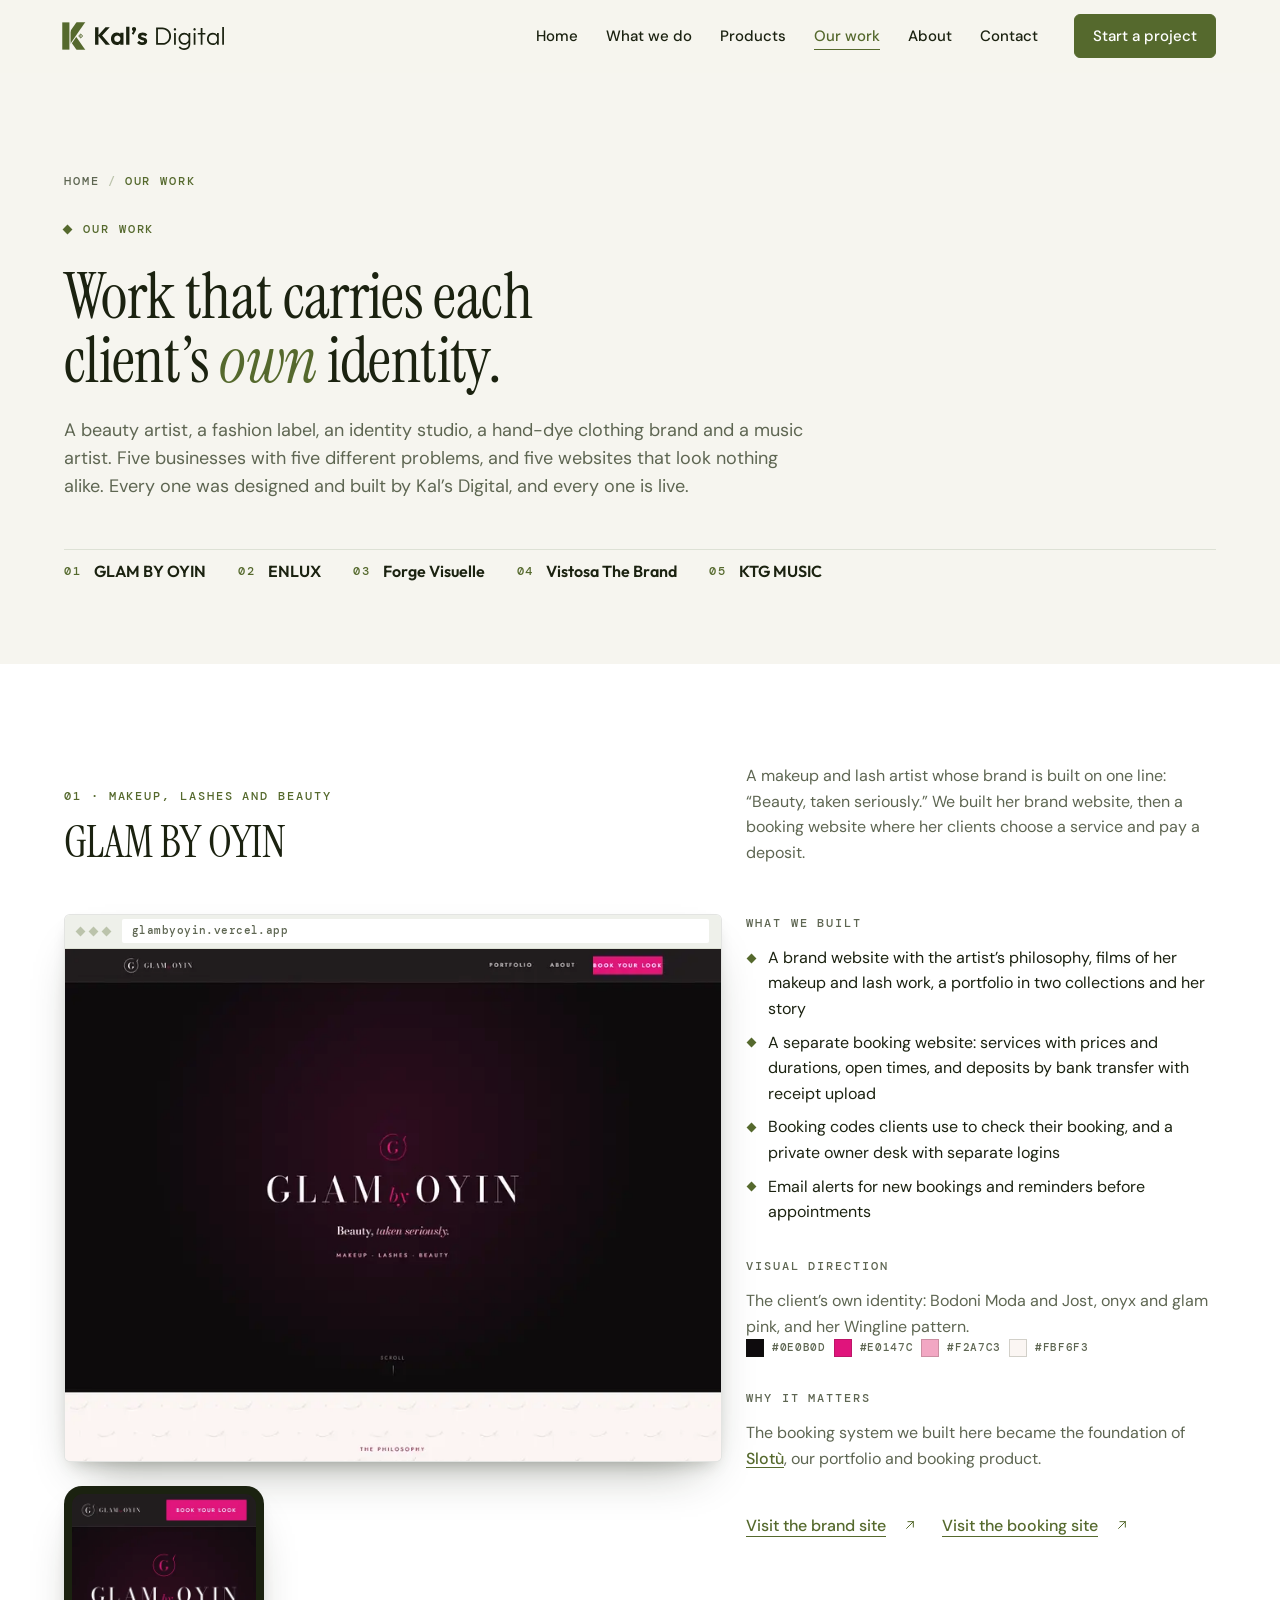
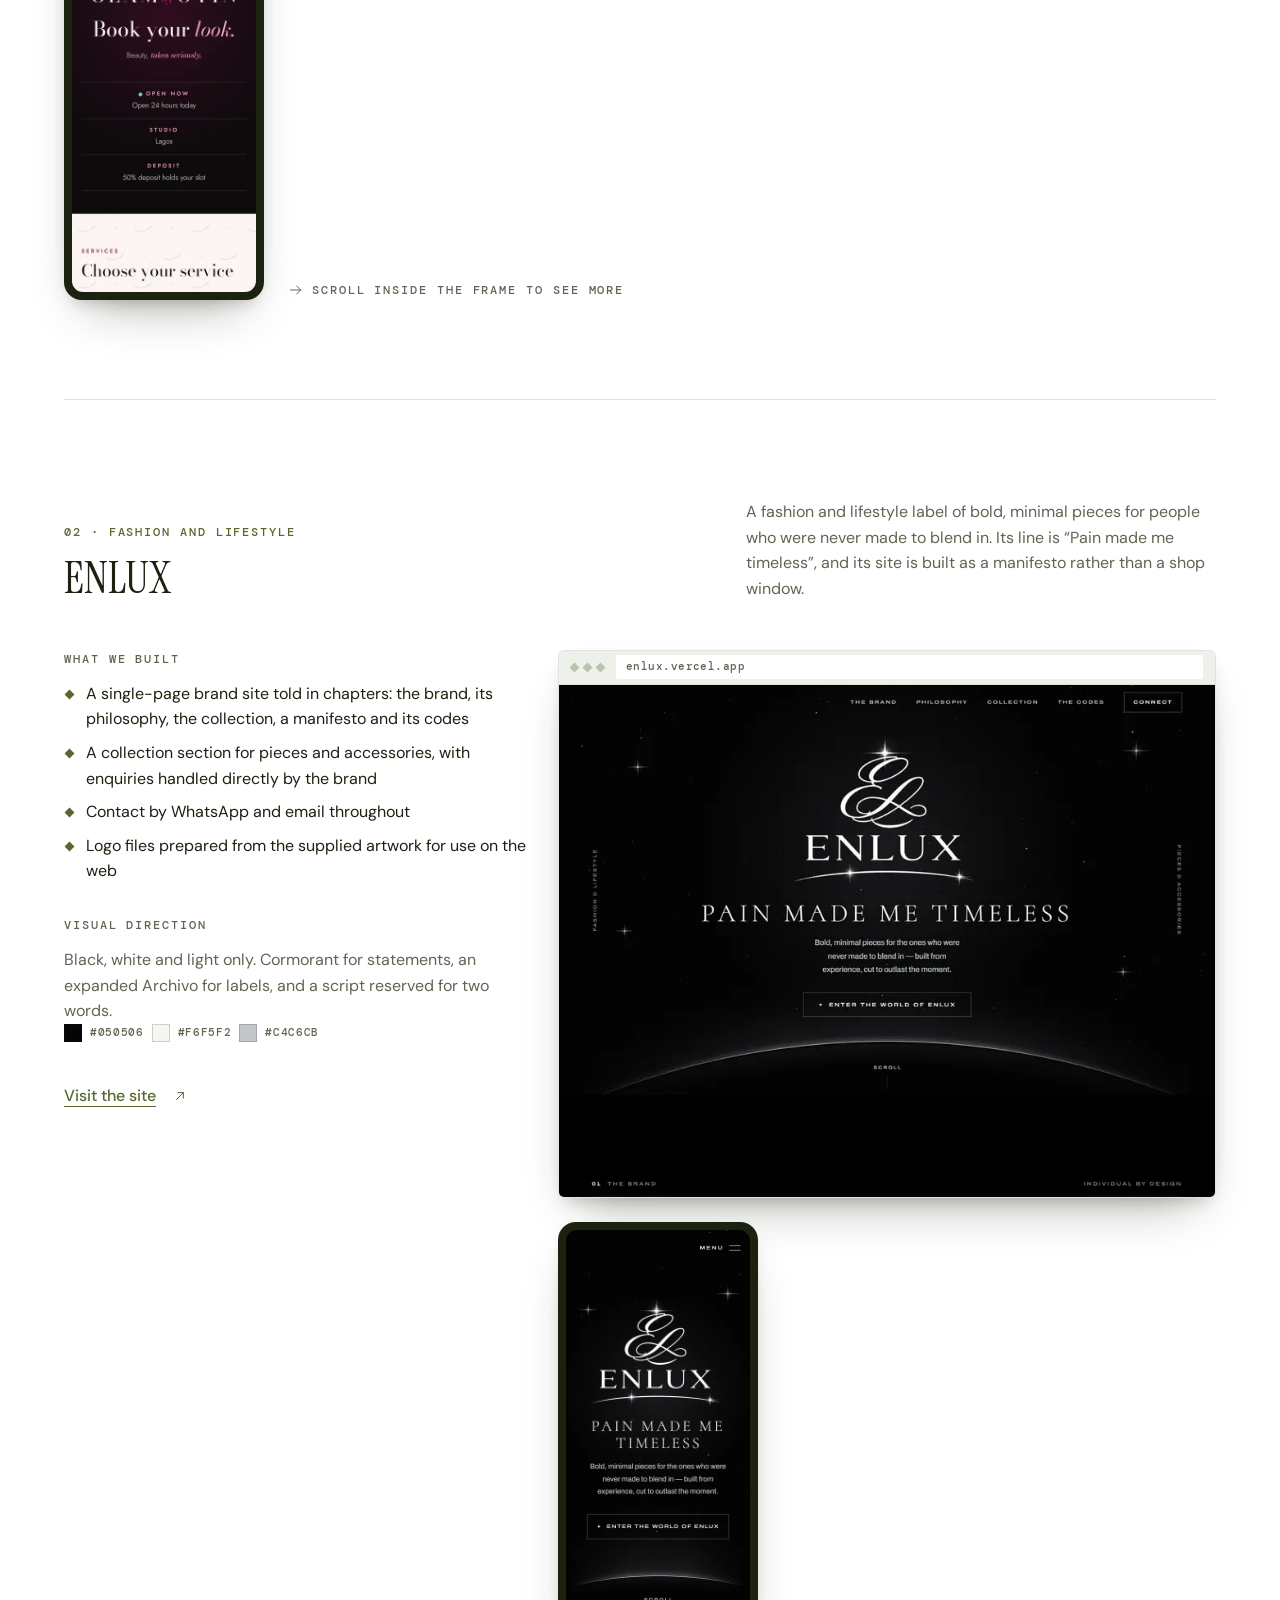
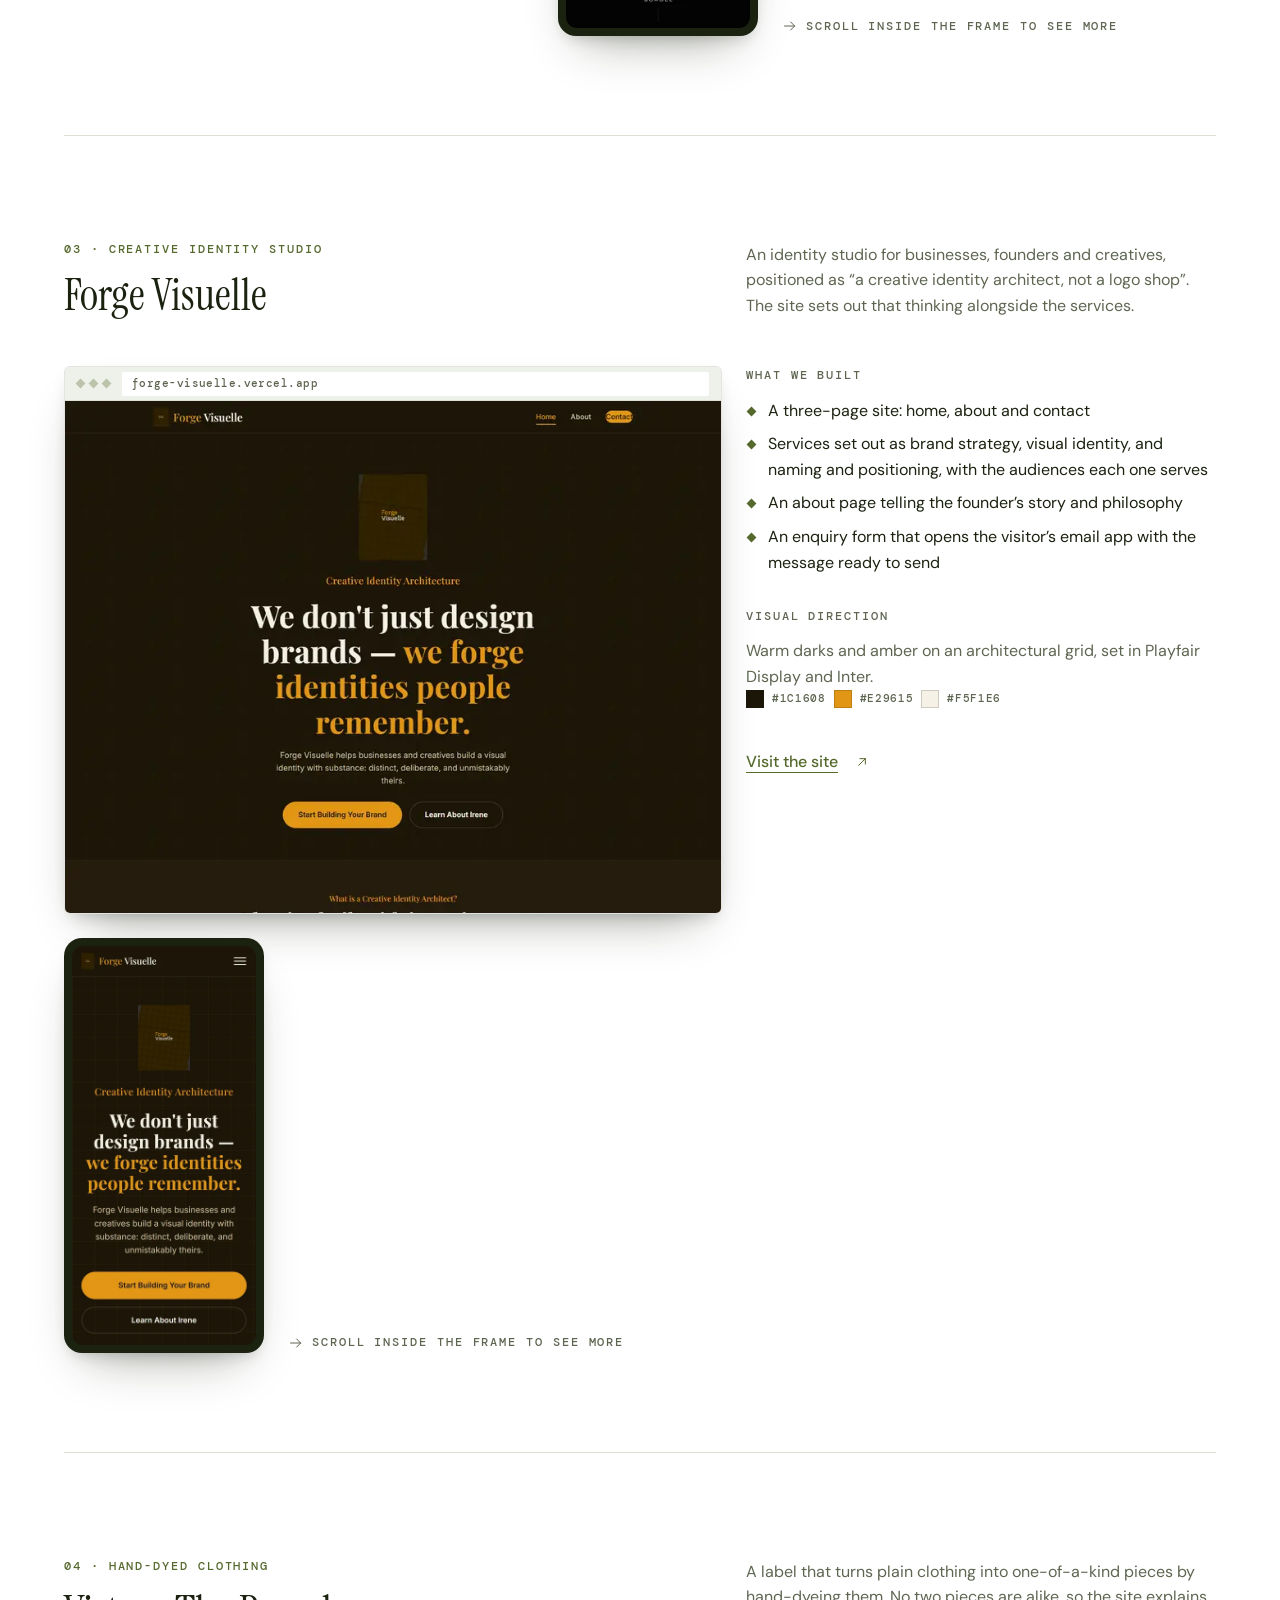
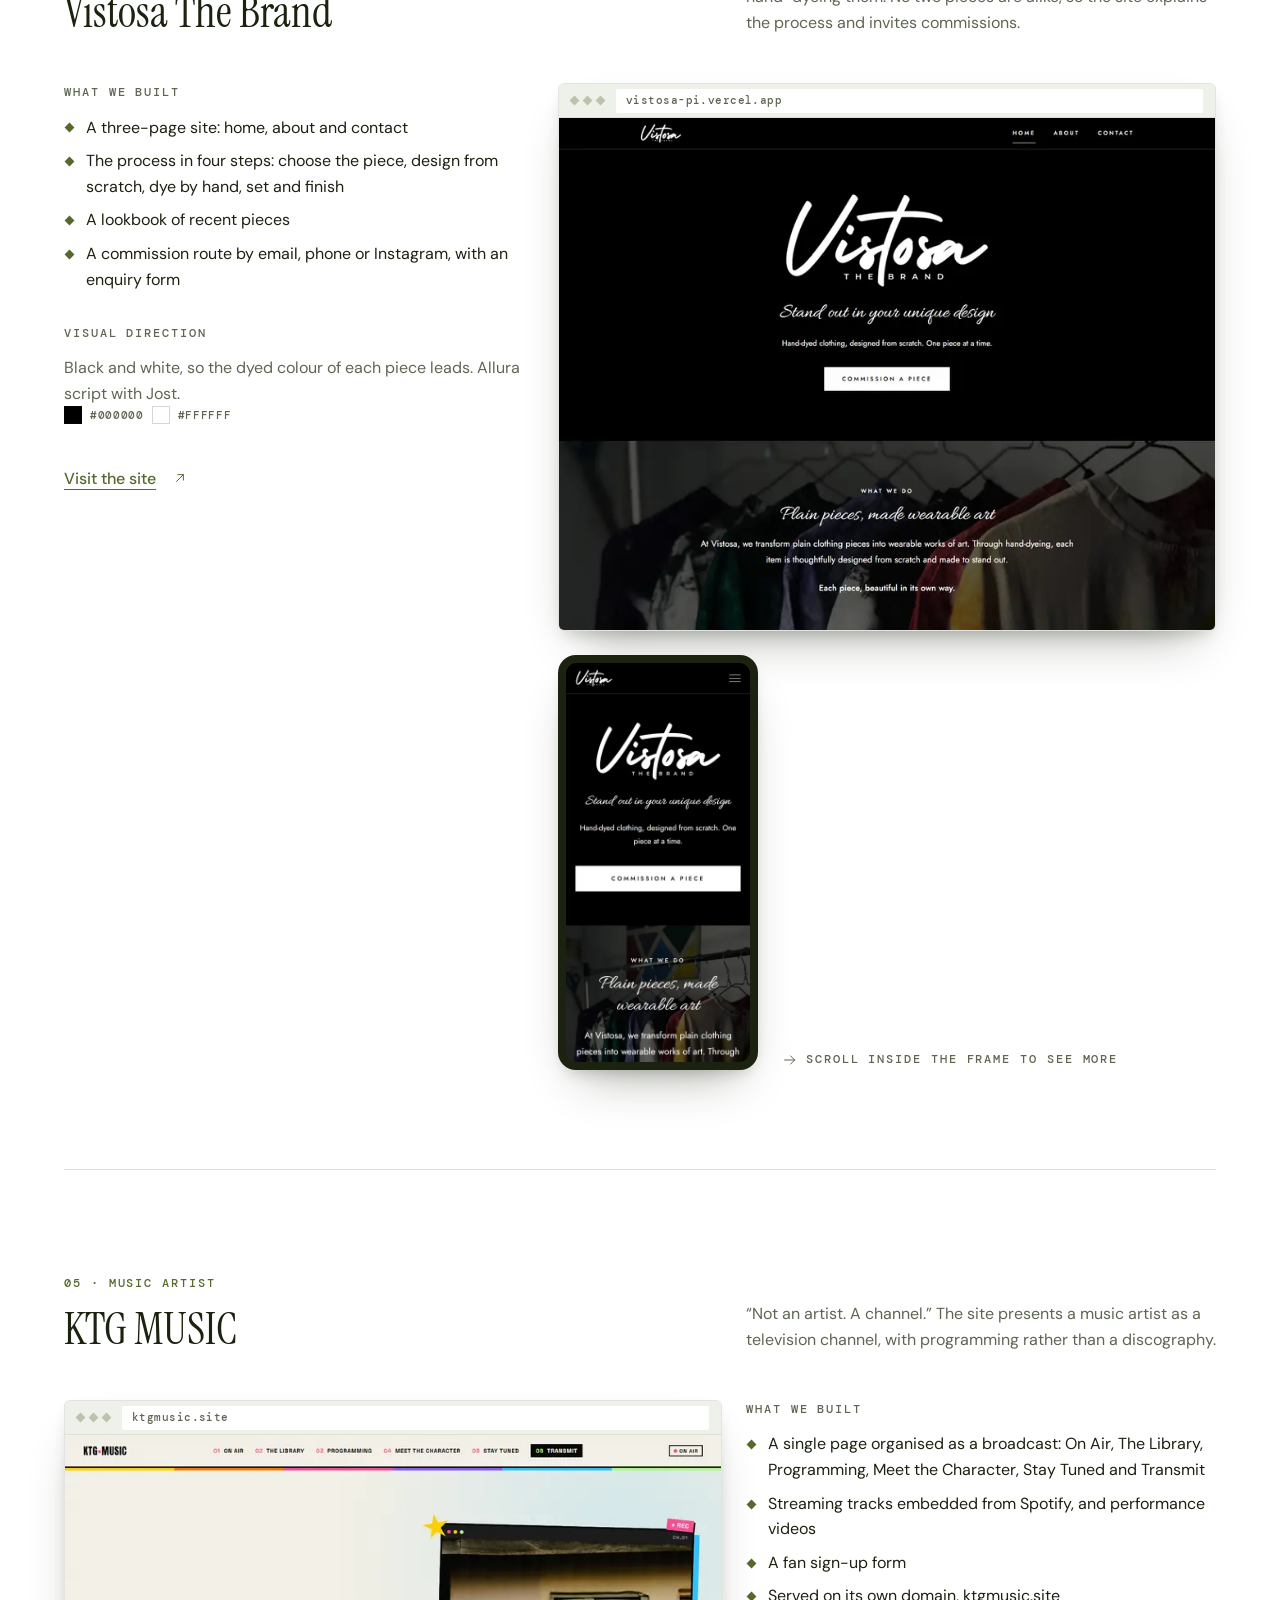
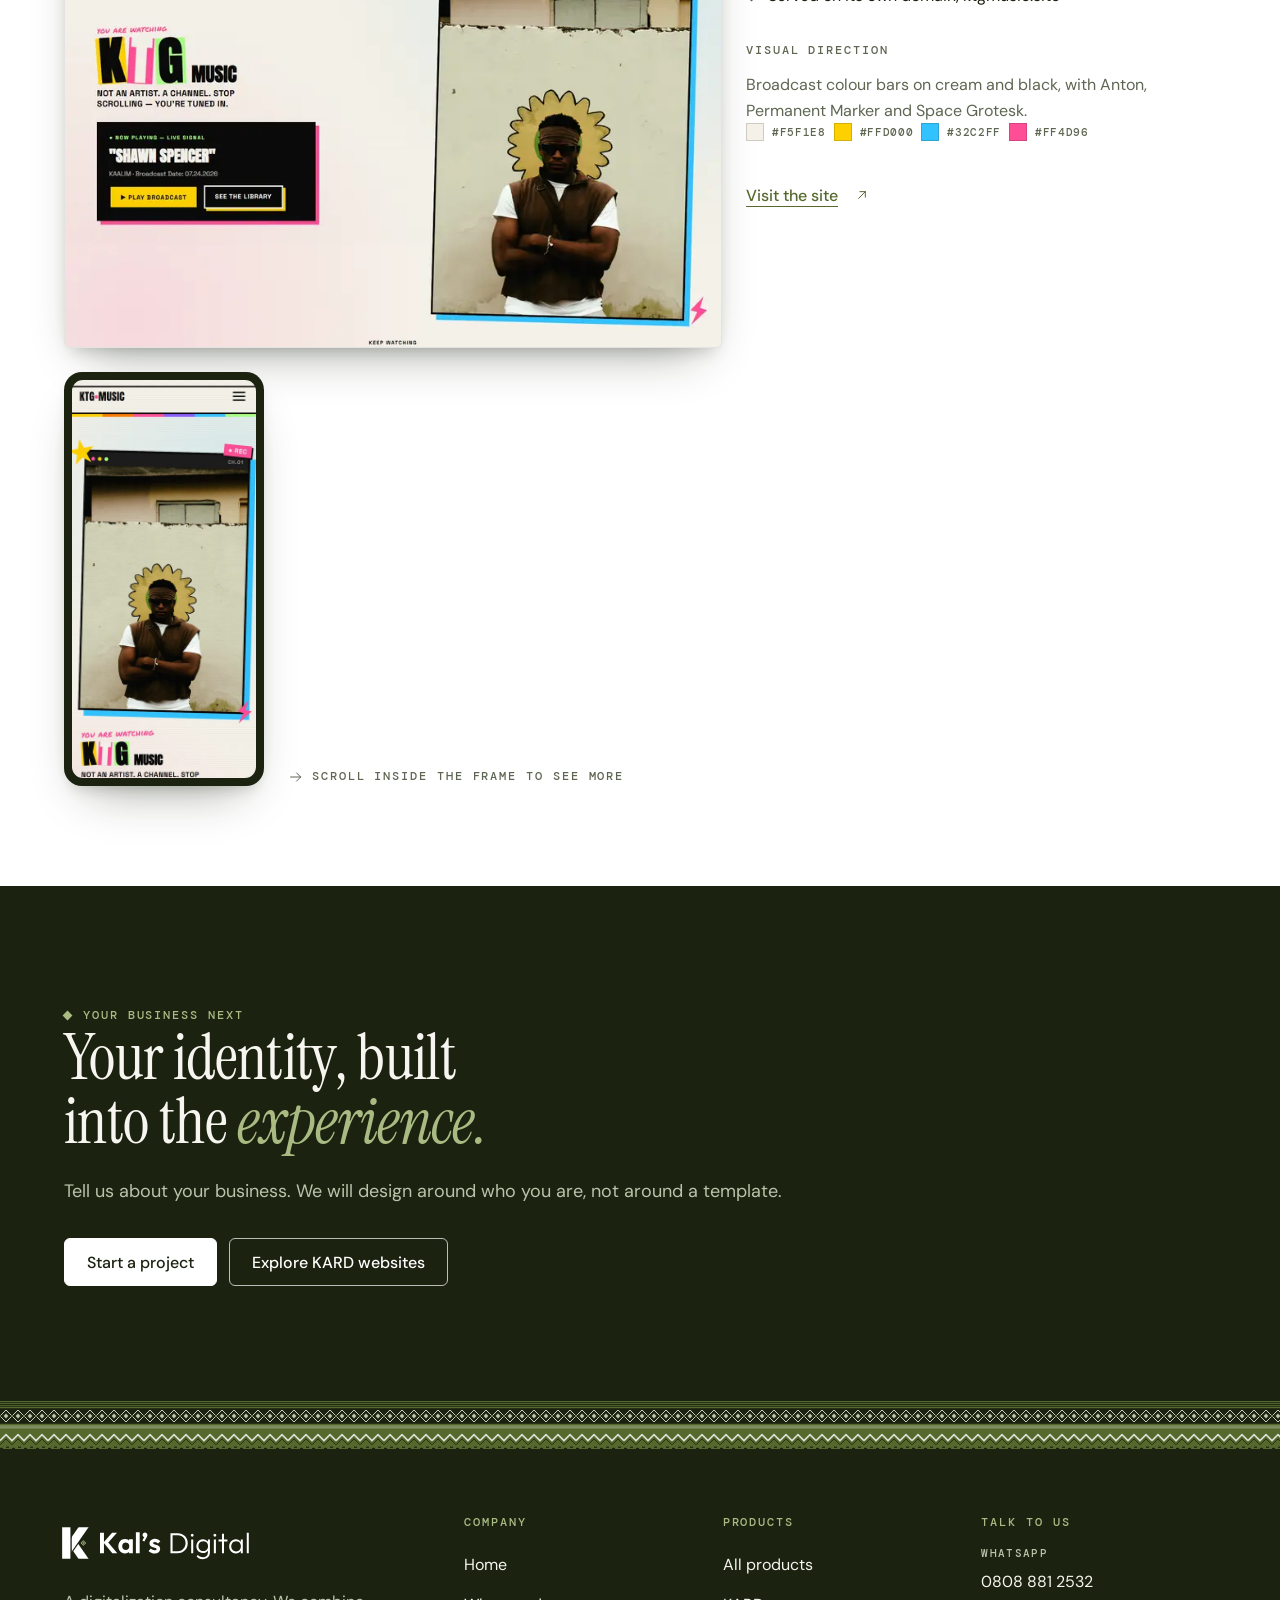
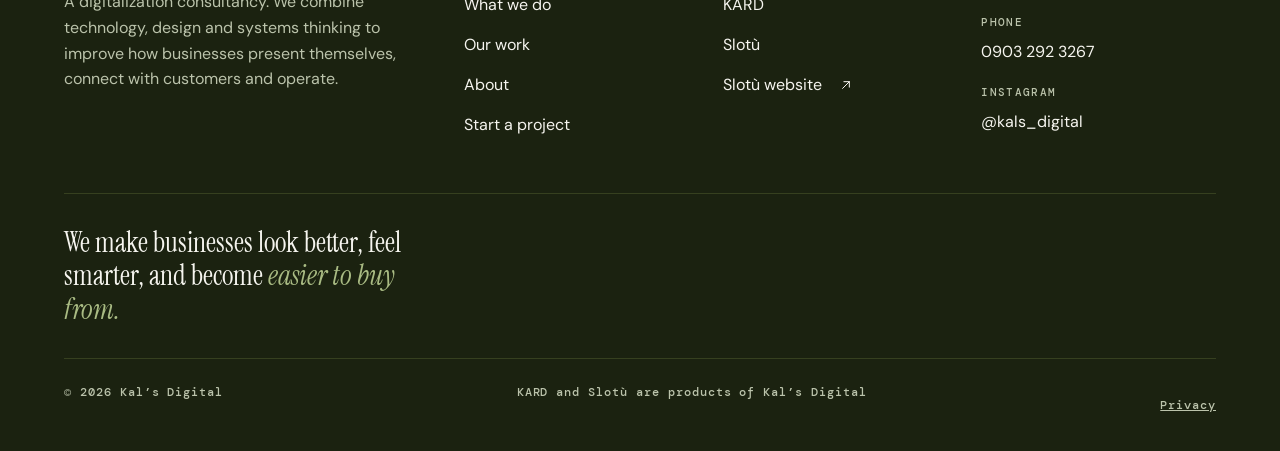
<file: work/index.html>
<!doctype html>
<html lang="en">
<head><!-- build:head -->
<meta charset="utf-8">
<meta name="viewport" content="width=device-width, initial-scale=1, viewport-fit=cover">
<title>Our work · Kal’s Digital</title>
<meta name="description" content="Websites designed and built by Kal’s Digital for GLAM BY OYIN, ENLUX, Forge Visuelle, Vistosa The Brand and KTG MUSIC, each in its client’s own identity.">
<link rel="canonical" href="https://kal-s-digital.vercel.app/work/">
<meta name="theme-color" content="#F6F5EF">
<meta name="format-detection" content="telephone=no">
<meta property="og:type" content="website">
<meta property="og:site_name" content="Kal’s Digital">
<meta property="og:locale" content="en_NG">
<meta property="og:title" content="Our work · Kal’s Digital">
<meta property="og:description" content="Websites designed and built by Kal’s Digital for GLAM BY OYIN, ENLUX, Forge Visuelle, Vistosa The Brand and KTG MUSIC, each in its client’s own identity.">
<meta property="og:url" content="https://kal-s-digital.vercel.app/work/">
<meta property="og:image" content="https://kal-s-digital.vercel.app/assets/og/og-default.png">
<meta property="og:image:width" content="1200">
<meta property="og:image:height" content="630">
<meta property="og:image:alt" content="Kal’s Digital: we make businesses look better, feel smarter, and become easier to buy from.">
<meta name="twitter:card" content="summary_large_image">
<link rel="icon" href="/favicon.ico" sizes="32x32">
<link rel="icon" type="image/png" sizes="32x32" href="/assets/brand/KalsDigital_Favicon_olive_32.png">
<link rel="apple-touch-icon" href="/assets/brand/apple-touch-icon-180.png">
<link rel="manifest" href="/site.webmanifest">
<link rel="preload" href="/assets/fonts/instrument-serif-latin-400-normal.woff2" as="font" type="font/woff2" crossorigin>
<link rel="preload" href="/assets/fonts/instrument-serif-latin-400-italic.woff2" as="font" type="font/woff2" crossorigin>
<link rel="preload" href="/assets/fonts/dm-sans-latin-400-normal.woff2" as="font" type="font/woff2" crossorigin>
<link rel="preload" href="/assets/fonts/dm-sans-latin-500-normal.woff2" as="font" type="font/woff2" crossorigin>
<link rel="preload" href="/assets/fonts/outfit-latin-600-normal.woff2" as="font" type="font/woff2" crossorigin>
<link rel="preload" href="/assets/fonts/dm-mono-latin-500-normal.woff2" as="font" type="font/woff2" crossorigin>
<link rel="stylesheet" href="/assets/css/site.css?v=b7db610e34">
<script src="/assets/js/site.js?v=5737d3ded0" defer></script>
<!-- /build:head --></head>
<body>
<!-- build:icons -->
<svg xmlns="http://www.w3.org/2000/svg" class="icon-sprite" width="0" height="0" aria-hidden="true" focusable="false">
  <symbol id="i-arrow" viewBox="0 0 24 24"><path d="M4 12h15M13 6l6 6-6 6"/></symbol>
  <symbol id="i-external" viewBox="0 0 24 24"><path d="M7 17L17 7M9 7h8v8"/></symbol>
  <symbol id="i-card" viewBox="0 0 24 24"><path d="M3 6h18v12H3zM6 14h6M6 10h3"/><path d="M15 9h3v3h-3z"/></symbol>
  <symbol id="i-qr" viewBox="0 0 24 24"><path d="M4 4h6v6H4zM14 4h6v6h-6zM4 14h6v6H4zM14 14h2v2h-2zM18 14h2M14 18h2v2M18 18h2v2h-2"/></symbol>
  <symbol id="i-page" viewBox="0 0 24 24"><path d="M7 3h10v18H7zM10 18h4M9.5 7h5M9.5 10h5M9.5 13h3"/></symbol>
  <symbol id="i-mail" viewBox="0 0 24 24"><path d="M3 6h18v12H3z"/><path d="M3 7l9 6.5L21 7"/></symbol>
  <symbol id="i-share" viewBox="0 0 24 24"><path d="M4 5h16v11H9l-5 4z"/></symbol>
  <symbol id="i-globe" viewBox="0 0 24 24"><path d="M3 12h18M12 3c2.8 3 2.8 15 0 18M12 3c-2.8 3-2.8 15 0 18"/><path d="M12 3a9 9 0 1 0 0 18 9 9 0 0 0 0-18z"/></symbol>
  <symbol id="i-phone" viewBox="0 0 24 24"><path d="M6 3h4l1.5 5-2.5 1.5a11 11 0 0 0 5.5 5.5L16 12.5l5 1.5v4c0 1.5-1.2 3-3 3C10 21 3 14 3 6c0-1.8 1.5-3 3-3z"/></symbol>
  <symbol id="i-calendar" viewBox="0 0 24 24"><path d="M3 5h18v16H3zM3 10h18M8 3v4M16 3v4M7 14h3v3H7z"/></symbol>
  <symbol id="i-menu" viewBox="0 0 24 24"><path d="M5 4h14v17H5zM8 8h8M8 12h8M8 16h5"/></symbol>
  <symbol id="i-table" viewBox="0 0 24 24"><path d="M3 9h18M5 9v11M19 9v11M9 9V6h6v3"/><path d="M10.5 4h3"/></symbol>
  <symbol id="i-scan" viewBox="0 0 24 24"><path d="M4 8V4h4M16 4h4v4M20 16v4h-4M8 20H4v-4M4 12h16"/></symbol>
  <symbol id="i-check" viewBox="0 0 24 24"><path d="M12 3l9 9-9 9-9-9z"/><path d="M12 8.5l3.5 3.5-3.5 3.5-3.5-3.5z"/></symbol>
  <symbol id="i-image" viewBox="0 0 24 24"><path d="M3 5h18v14H3z"/><path d="M3 16l5-5 4 4 3-3 6 6"/><path d="M15 8h2v2h-2z"/></symbol>
  <symbol id="i-bank" viewBox="0 0 24 24"><path d="M3 9l9-5 9 5M5 10v8M9.5 10v8M14.5 10v8M19 10v8M3 20h18"/></symbol>
  <symbol id="i-desk" viewBox="0 0 24 24"><path d="M3 4h18v12H3zM9 20h6M12 16v4"/><path d="M7 8h4M7 11h7"/></symbol>
  <symbol id="i-instagram" viewBox="0 0 24 24"><path d="M4 4h16v16H4z"/><path d="M12 8.5a3.5 3.5 0 1 0 0 7 3.5 3.5 0 0 0 0-7zM16.5 6.5h1"/></symbol>
</svg>
<!-- /build:icons -->
<!-- build:header -->
<a class="skip-link" href="#main">Skip to content</a>
<header class="site-header" data-header>
  <div class="container header-bar">
    <a class="brand" href="/"><img src="/assets/brand/KalsDigital_Logo_Horizontal_olive-on-light.svg" alt="Kal’s Digital home" width="188" height="52"></a>
    <nav class="primary-nav" aria-label="Main">
      <ul>
        <li><a href="/" data-nav="home">Home</a></li>
        <li><a href="/what-we-do/" data-nav="what-we-do">What we do</a></li>
        <li><a href="/products/" data-nav="products">Products</a></li>
        <li><a href="/work/" data-nav="work" aria-current="page">Our work</a></li>
        <li><a href="/about/" data-nav="about">About</a></li>
        <li><a href="/contact/" data-nav="contact">Contact</a></li>
      </ul>
    </nav>
    <a class="btn btn--sm header-cta" href="/contact/">Start a project</a>
    <button class="menu-toggle" type="button" aria-expanded="false" aria-controls="mobile-menu" data-menu-toggle>
      <span class="menu-toggle-bars" aria-hidden="true"><span></span></span>
      <span class="menu-toggle-text">Menu</span>
      <span class="visually-hidden" data-menu-label>Open the menu</span>
    </button>
  </div>
  <div class="mobile-menu" id="mobile-menu" hidden data-menu>
    <nav aria-label="Main (small screens)">
      <ul>
        <li><a class="mobile-link" href="/" data-nav="home">Home</a></li>
        <li><a class="mobile-link" href="/what-we-do/" data-nav="what-we-do">What we do</a></li>
        <li><a class="mobile-link" href="/products/" data-nav="products">Products</a></li>
        <li><a class="mobile-link" href="/work/" data-nav="work" aria-current="page">Our work</a></li>
        <li><a class="mobile-link" href="/about/" data-nav="about">About</a></li>
        <li><a class="mobile-link" href="/contact/" data-nav="contact">Contact</a></li>
      </ul>
    </nav>
    <a class="btn" href="/contact/">Start a project</a>
    <div class="mobile-menu-contact">
      <span class="label">Talk to us</span>
      <a href="https://wa.me/2348088812532" rel="noopener" target="_blank">WhatsApp 0808 881 2532</a>
      <a href="tel:+2349032923267">Call 0903 292 3267</a>
    </div>
    <div class="mobile-menu-weave" aria-hidden="true"><div class="weave-band weave-band--sm weave-band--static"></div></div>
  </div>
</header>
<!-- /build:header -->

<main id="main">

  <section class="page-hero" aria-labelledby="page-title">
    <div class="container">
      <nav class="breadcrumb" aria-label="Breadcrumb"><ol><li><a href="/">Home</a></li><li><span aria-current="page">Our work</span></li></ol></nav>
      <div class="grid">
        <div class="col-8">
          <p class="label">Our work</p>
          <h1 class="display-xl" id="page-title">Work that carries each client’s <em>own</em> identity.</h1>
          <p class="lead muted">A beauty artist, a fashion label, an identity studio, a hand-dye clothing brand and a music artist. Five businesses with five different problems, and five websites that look nothing alike. Every one was designed and built by Kal’s Digital, and every one is live.</p>
        </div>
      </div>
      <ul class="work-index" role="list" aria-label="Projects on this page">
        <li><a href="#glam-by-oyin"><span class="project-index">01</span>GLAM BY OYIN</a></li>
        <li><a href="#enlux"><span class="project-index">02</span>ENLUX</a></li>
        <li><a href="#forge-visuelle"><span class="project-index">03</span>Forge Visuelle</a></li>
        <li><a href="#vistosa"><span class="project-index">04</span>Vistosa The Brand</a></li>
        <li><a href="#ktg-music"><span class="project-index">05</span>KTG MUSIC</a></li>
      </ul>
    </div>
  </section>

  <div class="section--white">
    <div class="container">

      <!-- 01 GLAM BY OYIN -->
      <article class="project" id="glam-by-oyin" aria-labelledby="p1">
        <header class="project-head">
          <div>
            <span class="project-index">01 · Makeup, lashes and beauty</span>
            <h2 class="project-title" id="p1">GLAM BY OYIN</h2>
          </div>
          <p class="muted">A makeup and lash artist whose brand is built on one line: “Beauty, taken seriously.” We built her brand website, then a booking website where her clients choose a service and pay a deposit.</p>
        </header>
        <div class="project-body">
          <div class="project-media">
            <div class="browser">
              <div class="browser-bar"><span class="dots" aria-hidden="true"><i></i><i></i><i></i></span><span class="browser-url">glambyoyin.vercel.app</span></div>
              <div class="page-scroll" tabindex="0" role="region" aria-label="Scrollable preview of the GLAM BY OYIN website">
                <img src="/assets/work/glam-page-800.webp" width="800" height="2105" loading="lazy" decoding="async" alt="The GLAM BY OYIN website from the top: the brand name on deep plum, the philosophy Beauty should feel like you, three ideas behind every look, and a film of the artist’s work.">
              </div>
            </div>
            <div class="project-media-row">
              <div class="phone phone--sm"><img src="/assets/work/glam-book-mobile-390.webp" srcset="/assets/work/glam-book-mobile-390.webp 390w, /assets/work/glam-book-mobile-780.webp 780w" sizes="200px" width="390" height="844" loading="lazy" decoding="async" alt="The GLAM BY OYIN booking website on a phone, headed Book your look."></div>
              <p class="scroll-hint"><svg class="icon icon--sm" aria-hidden="true"><use href="#i-arrow"/></svg>Scroll inside the frame to see more</p>
            </div>
          </div>
          <div class="project-facts">
            <div>
              <h3>What we built</h3>
              <ul class="diamond-list">
                <li>A brand website with the artist’s philosophy, films of her makeup and lash work, a portfolio in two collections and her story</li>
                <li>A separate booking website: services with prices and durations, open times, and deposits by bank transfer with receipt upload</li>
                <li>Booking codes clients use to check their booking, and a private owner desk with separate logins</li>
                <li>Email alerts for new bookings and reminders before appointments</li>
              </ul>
            </div>
            <div>
              <h3>Visual direction</h3>
              <p class="muted">The client’s own identity: Bodoni Moda and Jost, onyx and glam pink, and her Wingline pattern.</p>
              <ul class="swatches" aria-label="Brand colours">
                <li><svg viewBox="0 0 18 18" aria-hidden="true"><rect width="18" height="18" fill="#0E0B0D"/></svg>#0E0B0D</li>
                <li><svg viewBox="0 0 18 18" aria-hidden="true"><rect width="18" height="18" fill="#E0147C"/></svg>#E0147C</li>
                <li><svg viewBox="0 0 18 18" aria-hidden="true"><rect width="18" height="18" fill="#F2A7C3"/></svg>#F2A7C3</li>
                <li><svg viewBox="0 0 18 18" aria-hidden="true"><rect width="18" height="18" fill="#FBF6F3"/></svg>#FBF6F3</li>
              </ul>
            </div>
            <div>
              <h3>Why it matters</h3>
              <p class="muted">The booking system we built here became the foundation of <a class="inline-link" href="/products/slotu/">Slotù</a>, our portfolio and booking product.</p>
            </div>
            <div class="project-links">
              <a class="text-link" href="https://glambyoyin.vercel.app/" rel="noopener" target="_blank">Visit the brand site<span class="visually-hidden"> (opens in a new tab)</span> <svg class="icon icon--sm" aria-hidden="true"><use href="#i-external"/></svg></a>
              <a class="text-link" href="https://glambyoyin-bookings.vercel.app/" rel="noopener" target="_blank">Visit the booking site<span class="visually-hidden"> (opens in a new tab)</span> <svg class="icon icon--sm" aria-hidden="true"><use href="#i-external"/></svg></a>
            </div>
          </div>
        </div>
      </article>

      <!-- 02 ENLUX -->
      <article class="project project--flip" id="enlux" aria-labelledby="p2">
        <header class="project-head">
          <div>
            <span class="project-index">02 · Fashion and lifestyle</span>
            <h2 class="project-title" id="p2">ENLUX</h2>
          </div>
          <p class="muted">A fashion and lifestyle label of bold, minimal pieces for people who were never made to blend in. Its line is “Pain made me timeless”, and its site is built as a manifesto rather than a shop window.</p>
        </header>
        <div class="project-body">
          <div class="project-media">
            <div class="browser">
              <div class="browser-bar"><span class="dots" aria-hidden="true"><i></i><i></i><i></i></span><span class="browser-url">enlux.vercel.app</span></div>
              <div class="page-scroll" tabindex="0" role="region" aria-label="Scrollable preview of the ENLUX website">
                <img src="/assets/work/enlux-page-800.webp" width="800" height="2769" loading="lazy" decoding="async" alt="The ENLUX website from the top: a silver monogram on a black starfield, then the statements Never made for the crowd and Trend is temporary, identity is timeless, and a collection section.">
              </div>
            </div>
            <div class="project-media-row">
              <div class="phone phone--sm"><img src="/assets/work/enlux-mobile-390.webp" srcset="/assets/work/enlux-mobile-390.webp 390w, /assets/work/enlux-mobile-780.webp 780w" sizes="200px" width="390" height="844" loading="lazy" decoding="async" alt="The ENLUX website on a phone: the monogram and the line Pain made me timeless."></div>
              <p class="scroll-hint"><svg class="icon icon--sm" aria-hidden="true"><use href="#i-arrow"/></svg>Scroll inside the frame to see more</p>
            </div>
          </div>
          <div class="project-facts">
            <div>
              <h3>What we built</h3>
              <ul class="diamond-list">
                <li>A single-page brand site told in chapters: the brand, its philosophy, the collection, a manifesto and its codes</li>
                <li>A collection section for pieces and accessories, with enquiries handled directly by the brand</li>
                <li>Contact by WhatsApp and email throughout</li>
                <li>Logo files prepared from the supplied artwork for use on the web</li>
              </ul>
            </div>
            <div>
              <h3>Visual direction</h3>
              <p class="muted">Black, white and light only. Cormorant for statements, an expanded Archivo for labels, and a script reserved for two words.</p>
              <ul class="swatches" aria-label="Brand colours">
                <li><svg viewBox="0 0 18 18" aria-hidden="true"><rect width="18" height="18" fill="#050506"/></svg>#050506</li>
                <li><svg viewBox="0 0 18 18" aria-hidden="true"><rect width="18" height="18" fill="#F6F5F2"/></svg>#F6F5F2</li>
                <li><svg viewBox="0 0 18 18" aria-hidden="true"><rect width="18" height="18" fill="#C4C6CB"/></svg>#C4C6CB</li>
              </ul>
            </div>
            <div class="project-links">
              <a class="text-link" href="https://enlux.vercel.app/" rel="noopener" target="_blank">Visit the site<span class="visually-hidden"> ENLUX (opens in a new tab)</span> <svg class="icon icon--sm" aria-hidden="true"><use href="#i-external"/></svg></a>
            </div>
          </div>
        </div>
      </article>

      <!-- 03 Forge Visuelle -->
      <article class="project" id="forge-visuelle" aria-labelledby="p3">
        <header class="project-head">
          <div>
            <span class="project-index">03 · Creative identity studio</span>
            <h2 class="project-title" id="p3">Forge Visuelle</h2>
          </div>
          <p class="muted">An identity studio for businesses, founders and creatives, positioned as “a creative identity architect, not a logo shop”. The site sets out that thinking alongside the services.</p>
        </header>
        <div class="project-body">
          <div class="project-media">
            <div class="browser">
              <div class="browser-bar"><span class="dots" aria-hidden="true"><i></i><i></i><i></i></span><span class="browser-url">forge-visuelle.vercel.app</span></div>
              <div class="page-scroll" tabindex="0" role="region" aria-label="Scrollable preview of the Forge Visuelle website">
                <img src="/assets/work/forge-page-800.webp" width="800" height="1566" loading="lazy" decoding="async" alt="The Forge Visuelle website from the top: an amber and cream headline on a dark grid, the studio’s two audiences, three ideas behind every brand, and a closing call to action.">
              </div>
            </div>
            <div class="project-media-row">
              <div class="phone phone--sm"><img src="/assets/work/forge-mobile-390.webp" srcset="/assets/work/forge-mobile-390.webp 390w, /assets/work/forge-mobile-780.webp 780w" sizes="200px" width="390" height="844" loading="lazy" decoding="async" alt="The Forge Visuelle website on a phone, with a Start Building Your Brand button."></div>
              <p class="scroll-hint"><svg class="icon icon--sm" aria-hidden="true"><use href="#i-arrow"/></svg>Scroll inside the frame to see more</p>
            </div>
          </div>
          <div class="project-facts">
            <div>
              <h3>What we built</h3>
              <ul class="diamond-list">
                <li>A three-page site: home, about and contact</li>
                <li>Services set out as brand strategy, visual identity, and naming and positioning, with the audiences each one serves</li>
                <li>An about page telling the founder’s story and philosophy</li>
                <li>An enquiry form that opens the visitor’s email app with the message ready to send</li>
              </ul>
            </div>
            <div>
              <h3>Visual direction</h3>
              <p class="muted">Warm darks and amber on an architectural grid, set in Playfair Display and Inter.</p>
              <ul class="swatches" aria-label="Brand colours">
                <li><svg viewBox="0 0 18 18" aria-hidden="true"><rect width="18" height="18" fill="#1C1608"/></svg>#1C1608</li>
                <li><svg viewBox="0 0 18 18" aria-hidden="true"><rect width="18" height="18" fill="#E29615"/></svg>#E29615</li>
                <li><svg viewBox="0 0 18 18" aria-hidden="true"><rect width="18" height="18" fill="#F5F1E6"/></svg>#F5F1E6</li>
              </ul>
            </div>
            <div class="project-links">
              <a class="text-link" href="https://forge-visuelle.vercel.app/" rel="noopener" target="_blank">Visit the site<span class="visually-hidden"> Forge Visuelle (opens in a new tab)</span> <svg class="icon icon--sm" aria-hidden="true"><use href="#i-external"/></svg></a>
            </div>
          </div>
        </div>
      </article>

      <!-- 04 Vistosa -->
      <article class="project project--flip" id="vistosa" aria-labelledby="p4">
        <header class="project-head">
          <div>
            <span class="project-index">04 · Hand-dyed clothing</span>
            <h2 class="project-title" id="p4">Vistosa The Brand</h2>
          </div>
          <p class="muted">A label that turns plain clothing into one-of-a-kind pieces by hand-dyeing them. No two pieces are alike, so the site explains the process and invites commissions.</p>
        </header>
        <div class="project-body">
          <div class="project-media">
            <div class="browser">
              <div class="browser-bar"><span class="dots" aria-hidden="true"><i></i><i></i><i></i></span><span class="browser-url">vistosa-pi.vercel.app</span></div>
              <div class="page-scroll" tabindex="0" role="region" aria-label="Scrollable preview of the Vistosa The Brand website">
                <img src="/assets/work/vistosa-page-800.webp" width="800" height="1989" loading="lazy" decoding="async" alt="The Vistosa The Brand website from the top: the script logo on black, the line Plain pieces, made wearable art, three promises, and a lookbook grid of recent hand-dyed pieces.">
              </div>
            </div>
            <div class="project-media-row">
              <div class="phone phone--sm"><img src="/assets/work/vistosa-mobile-390.webp" srcset="/assets/work/vistosa-mobile-390.webp 390w, /assets/work/vistosa-mobile-780.webp 780w" sizes="200px" width="390" height="844" loading="lazy" decoding="async" alt="The Vistosa The Brand website on a phone, with a Commission a piece button."></div>
              <p class="scroll-hint"><svg class="icon icon--sm" aria-hidden="true"><use href="#i-arrow"/></svg>Scroll inside the frame to see more</p>
            </div>
          </div>
          <div class="project-facts">
            <div>
              <h3>What we built</h3>
              <ul class="diamond-list">
                <li>A three-page site: home, about and contact</li>
                <li>The process in four steps: choose the piece, design from scratch, dye by hand, set and finish</li>
                <li>A lookbook of recent pieces</li>
                <li>A commission route by email, phone or Instagram, with an enquiry form</li>
              </ul>
            </div>
            <div>
              <h3>Visual direction</h3>
              <p class="muted">Black and white, so the dyed colour of each piece leads. Allura script with Jost.</p>
              <ul class="swatches" aria-label="Brand colours">
                <li><svg viewBox="0 0 18 18" aria-hidden="true"><rect width="18" height="18" fill="#000000"/></svg>#000000</li>
                <li><svg viewBox="0 0 18 18" aria-hidden="true"><rect width="18" height="18" fill="#FFFFFF"/></svg>#FFFFFF</li>
              </ul>
            </div>
            <div class="project-links">
              <a class="text-link" href="https://vistosa-pi.vercel.app/" rel="noopener" target="_blank">Visit the site<span class="visually-hidden"> Vistosa The Brand (opens in a new tab)</span> <svg class="icon icon--sm" aria-hidden="true"><use href="#i-external"/></svg></a>
            </div>
          </div>
        </div>
      </article>

      <!-- 05 KTG MUSIC -->
      <article class="project" id="ktg-music" aria-labelledby="p5">
        <header class="project-head">
          <div>
            <span class="project-index">05 · Music artist</span>
            <h2 class="project-title" id="p5">KTG MUSIC</h2>
          </div>
          <p class="muted">“Not an artist. A channel.” The site presents a music artist as a television channel, with programming rather than a discography.</p>
        </header>
        <div class="project-body">
          <div class="project-media">
            <div class="browser">
              <div class="browser-bar"><span class="dots" aria-hidden="true"><i></i><i></i><i></i></span><span class="browser-url">ktgmusic.site</span></div>
              <div class="page-scroll" tabindex="0" role="region" aria-label="Scrollable preview of the KTG MUSIC website">
                <img src="/assets/work/ktg-page-800.webp" width="800" height="2280" loading="lazy" decoding="async" alt="The KTG MUSIC website from the top: an on-air hero with the artist’s portrait, The Library of streaming tracks, and a Programming grid of performance videos in colour-barred frames.">
              </div>
            </div>
            <div class="project-media-row">
              <div class="phone phone--sm"><img src="/assets/work/ktg-mobile-390.webp" srcset="/assets/work/ktg-mobile-390.webp 390w, /assets/work/ktg-mobile-780.webp 780w" sizes="200px" width="390" height="844" loading="lazy" decoding="async" alt="The KTG MUSIC website on a phone: the artist’s on-air portrait under broadcast colour bars."></div>
              <p class="scroll-hint"><svg class="icon icon--sm" aria-hidden="true"><use href="#i-arrow"/></svg>Scroll inside the frame to see more</p>
            </div>
          </div>
          <div class="project-facts">
            <div>
              <h3>What we built</h3>
              <ul class="diamond-list">
                <li>A single page organised as a broadcast: On Air, The Library, Programming, Meet the Character, Stay Tuned and Transmit</li>
                <li>Streaming tracks embedded from Spotify, and performance videos</li>
                <li>A fan sign-up form</li>
                <li>Served on its own domain, ktgmusic.site</li>
              </ul>
            </div>
            <div>
              <h3>Visual direction</h3>
              <p class="muted">Broadcast colour bars on cream and black, with Anton, Permanent Marker and Space Grotesk.</p>
              <ul class="swatches" aria-label="Brand colours">
                <li><svg viewBox="0 0 18 18" aria-hidden="true"><rect width="18" height="18" fill="#F5F1E8"/></svg>#F5F1E8</li>
                <li><svg viewBox="0 0 18 18" aria-hidden="true"><rect width="18" height="18" fill="#FFD000"/></svg>#FFD000</li>
                <li><svg viewBox="0 0 18 18" aria-hidden="true"><rect width="18" height="18" fill="#32C2FF"/></svg>#32C2FF</li>
                <li><svg viewBox="0 0 18 18" aria-hidden="true"><rect width="18" height="18" fill="#FF4D96"/></svg>#FF4D96</li>
              </ul>
            </div>
            <div class="project-links">
              <a class="text-link" href="https://ktgmusic.site/" rel="noopener" target="_blank">Visit the site<span class="visually-hidden"> KTG MUSIC (opens in a new tab)</span> <svg class="icon icon--sm" aria-hidden="true"><use href="#i-external"/></svg></a>
            </div>
          </div>
        </div>
      </article>

    </div>
  </div>

  <section class="section cta-band on-dark" aria-labelledby="cta-title">
    <div class="container">
      <p class="label">Your business next</p>
      <h2 class="display-xl" id="cta-title">Your identity, built into the <em>experience.</em></h2>
      <p class="lead">Tell us about your business. We will design around who you are, not around a template.</p>
      <div class="btn-row">
        <a class="btn btn--light" href="/contact/">Start a project</a>
        <a class="btn btn--ghost-light" href="/products/kard/">Explore KARD websites</a>
      </div>
    </div>
  </section>

</main>

<!-- build:footer -->
<footer class="site-footer on-dark" id="site-footer">
  <div class="weave-band weave-band--sm" aria-hidden="true"></div>
  <div class="container">
    <div class="footer-main">
      <div class="footer-brand">
        <img src="/assets/brand/KalsDigital_Logo_Horizontal_white-on-ink.svg" alt="Kal’s Digital" width="217" height="60" loading="lazy">
        <p>A digitalization consultancy. We combine technology, design and systems thinking to improve how businesses present themselves, connect with customers and operate.</p>
      </div>
      <nav class="footer-cols" aria-label="Footer">
        <div>
          <h2>Company</h2>
          <ul>
            <li><a href="/">Home</a></li>
            <li><a href="/what-we-do/">What we do</a></li>
            <li><a href="/work/">Our work</a></li>
            <li><a href="/about/">About</a></li>
            <li><a href="/contact/">Start a project</a></li>
          </ul>
        </div>
        <div>
          <h2>Products</h2>
          <ul>
            <li><a href="/products/">All products</a></li>
            <li><a href="/products/kard/">KARD</a></li>
            <li><a href="/products/slotu/">Slotù</a></li>
            <li><a href="https://getslotu.vercel.app/" rel="noopener" target="_blank">Slotù website<span class="visually-hidden"> (opens in a new tab)</span> <svg class="icon icon--sm" aria-hidden="true"><use href="#i-external"/></svg></a></li>
          </ul>
        </div>
        <div>
          <h2>Talk to us</h2>
          <ul>
            <li><span class="contact-label">WhatsApp</span><a href="https://wa.me/2348088812532" rel="noopener" target="_blank">0808 881 2532<span class="visually-hidden"> on WhatsApp (opens in a new tab)</span></a></li>
            <li><span class="contact-label">Phone</span><a href="tel:+2349032923267">0903 292 3267</a></li>
            <li><span class="contact-label">Instagram</span><a href="https://www.instagram.com/kals_digital/" rel="noopener" target="_blank">@kals_digital<span class="visually-hidden"> on Instagram (opens in a new tab)</span></a></li>
          </ul>
        </div>
      </nav>
    </div>
    <div class="footer-signoff">
      <p>We make businesses look better, feel smarter, and become <em>easier to buy from.</em></p>
    </div>
    <div class="footer-base">
      <span>© 2026 Kal’s Digital</span>
      <span>KARD and Slotù are products of Kal’s Digital</span>
      <a href="/privacy/">Privacy</a>
    </div>
  </div>
</footer>
<!-- /build:footer -->
</body>
</html>
</file>
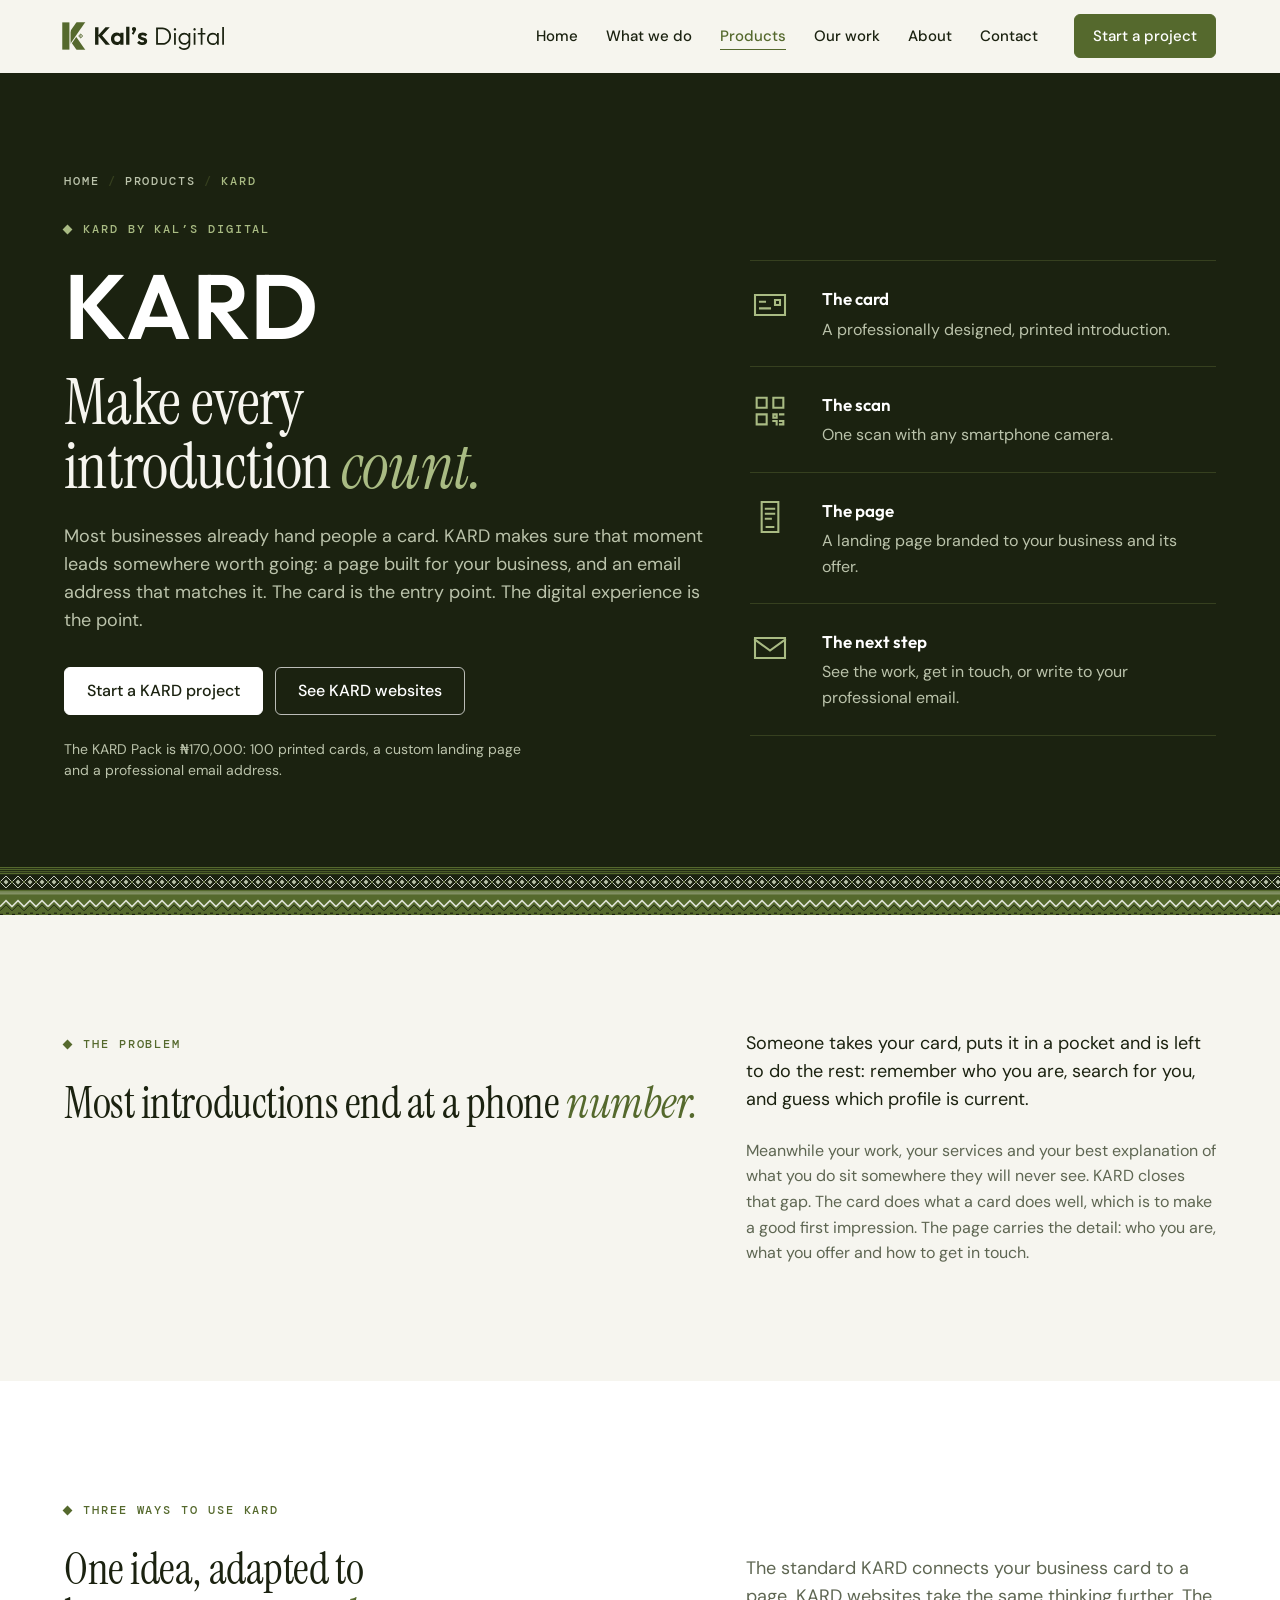
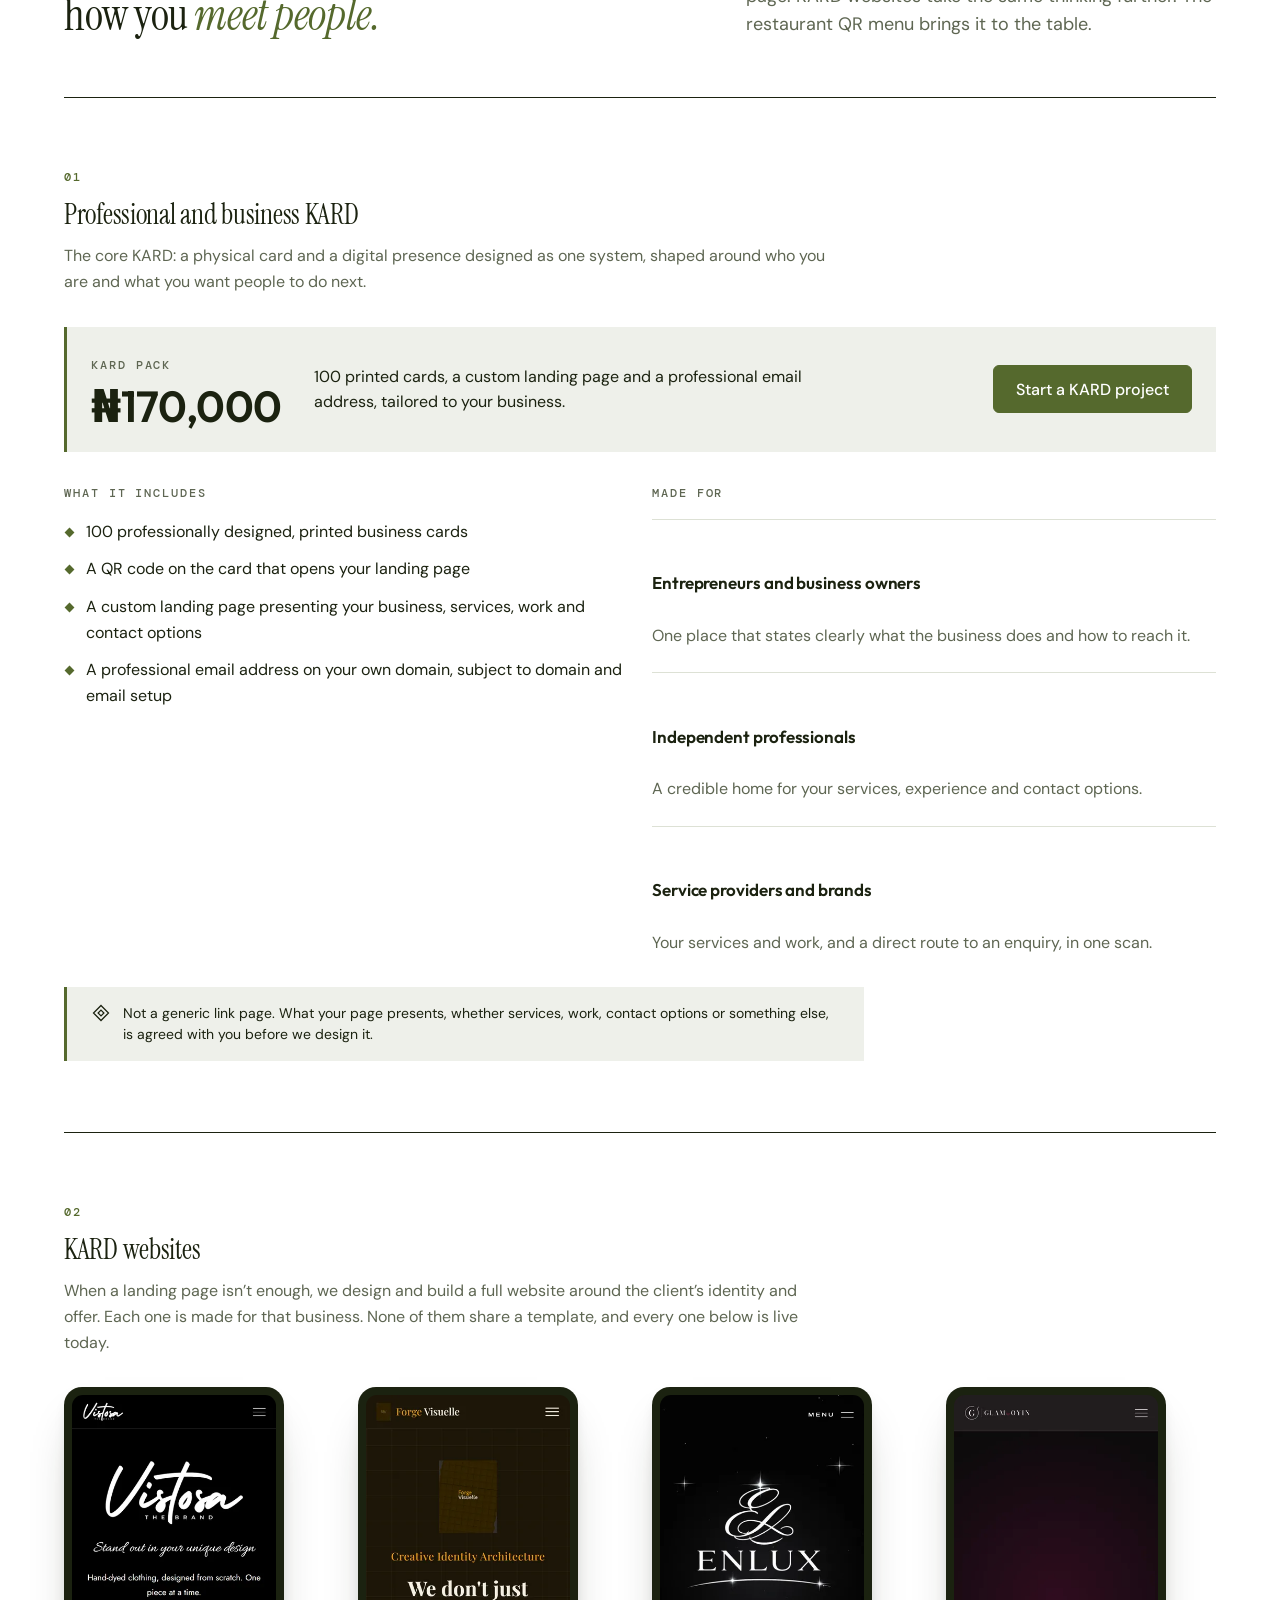
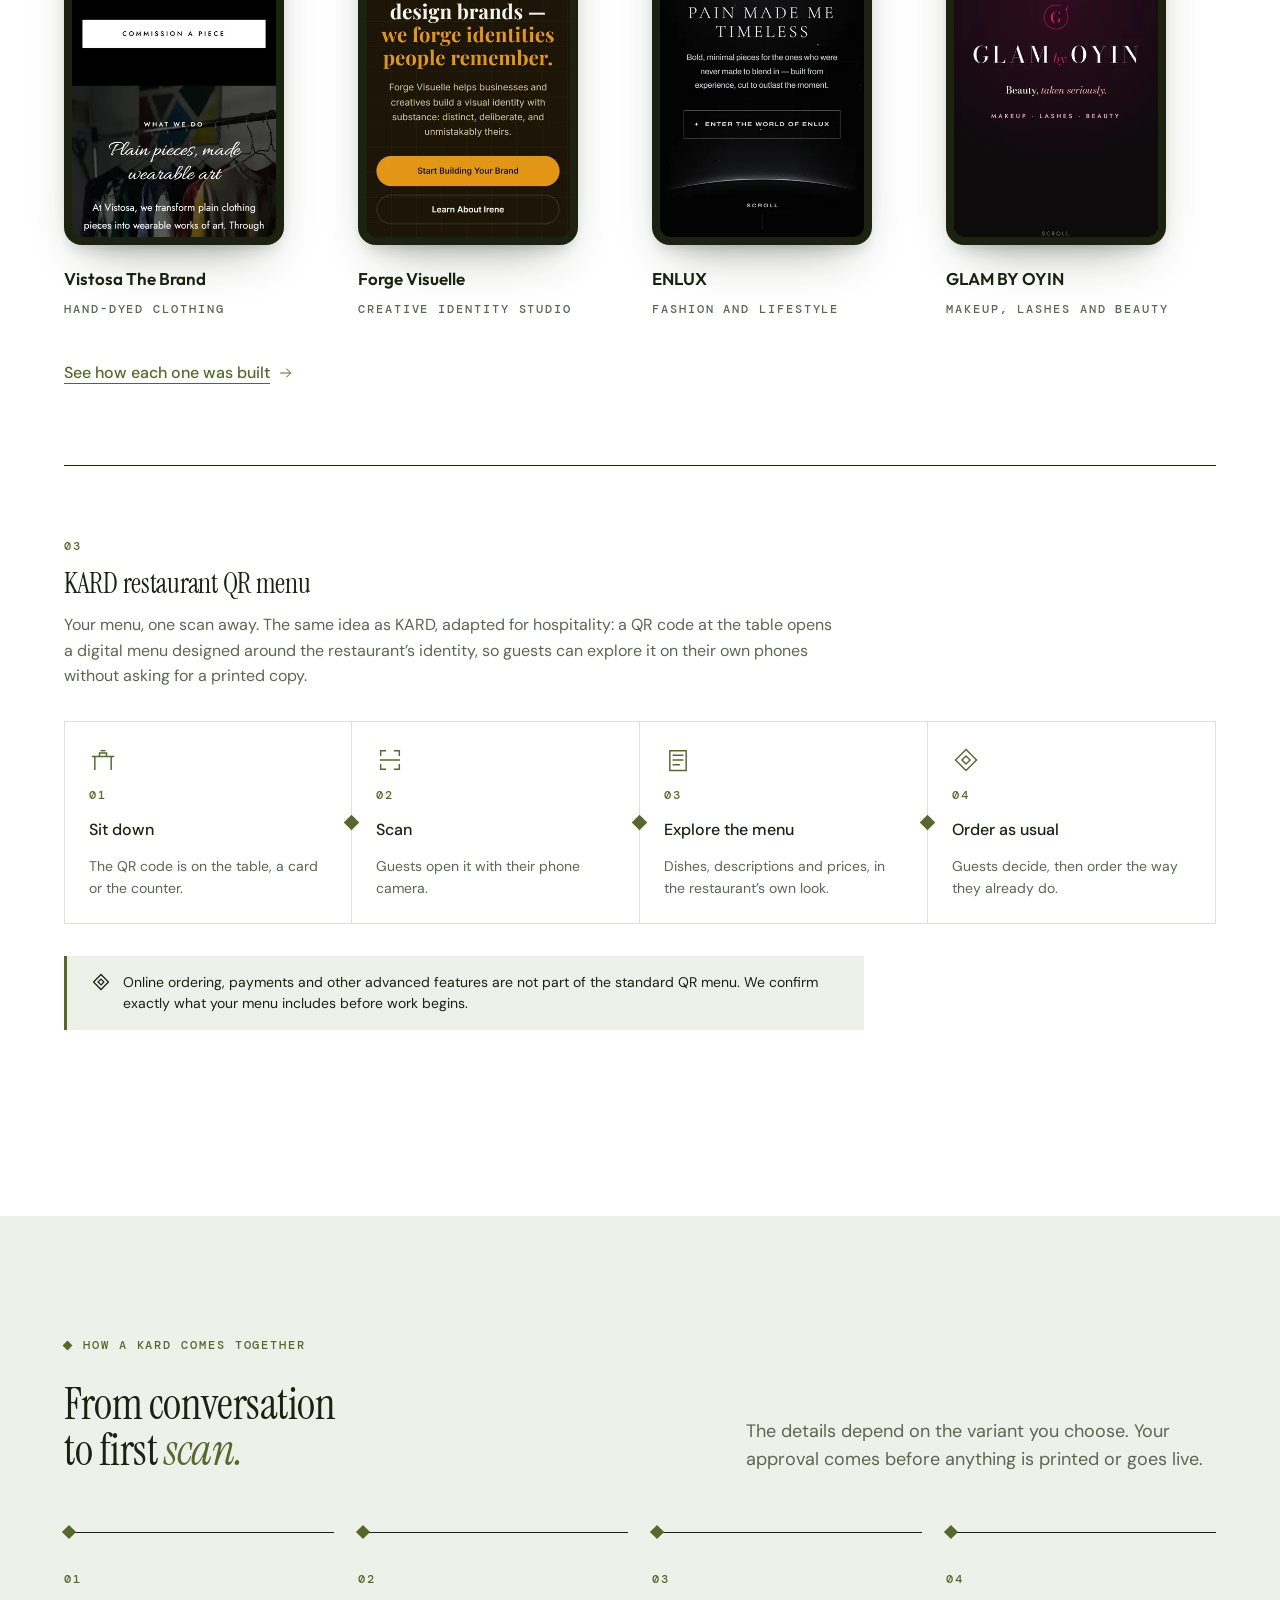
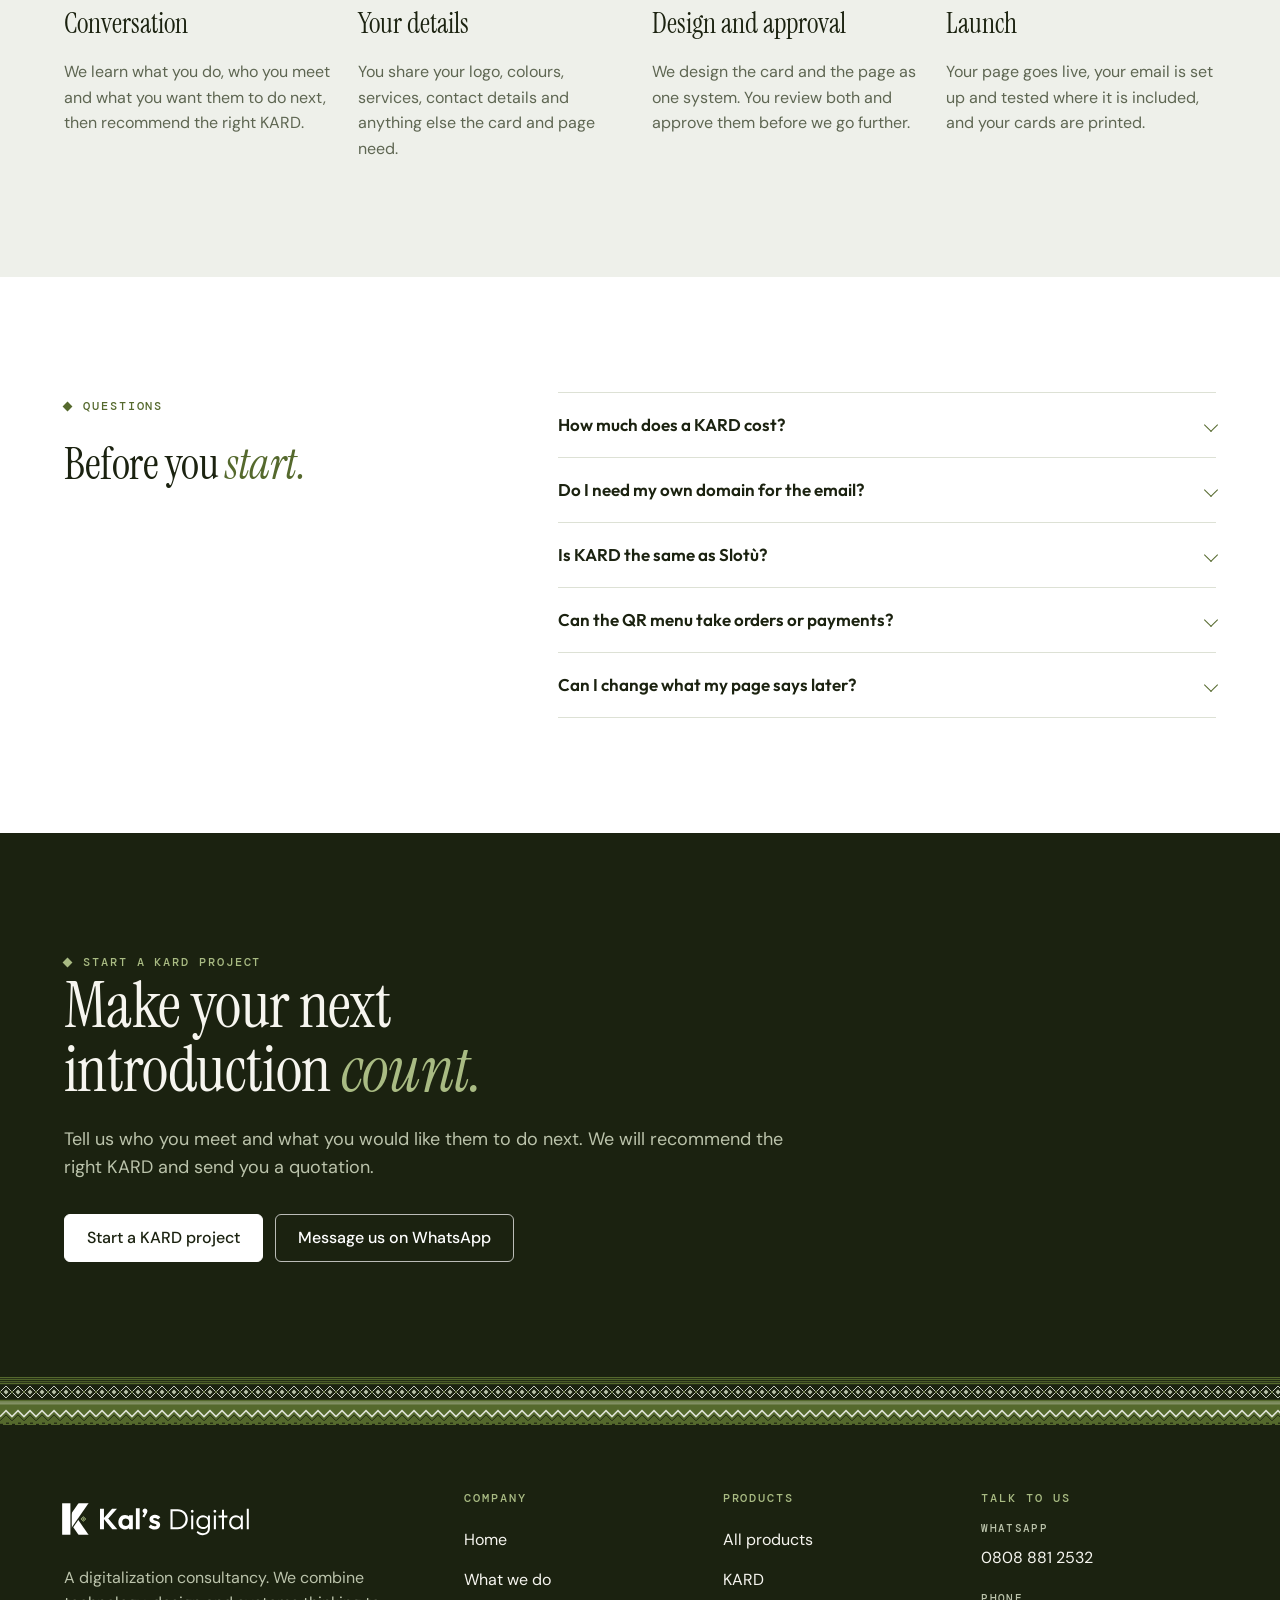
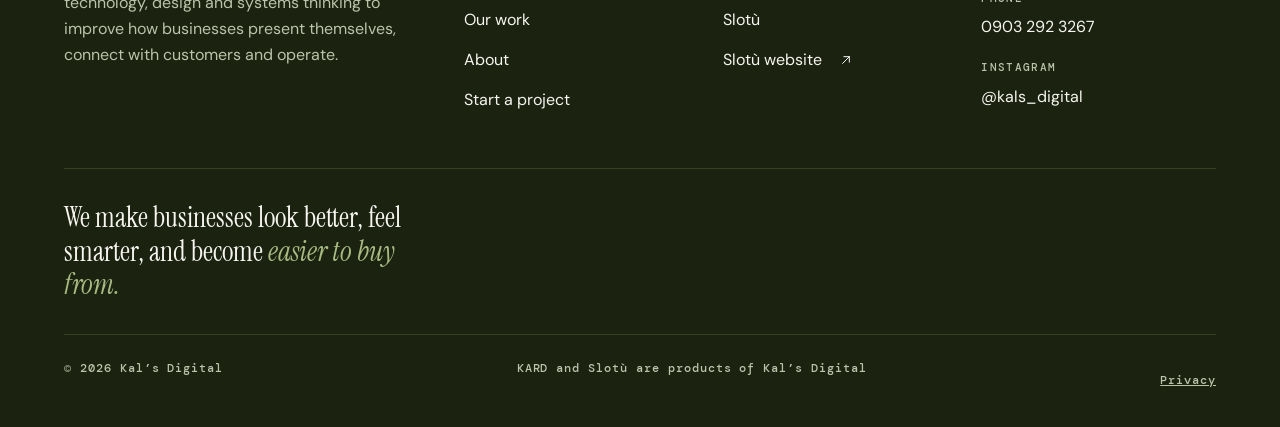
<file: products/kard/index.html>
<!doctype html>
<html lang="en">
<head><!-- build:head -->
<meta charset="utf-8">
<meta name="viewport" content="width=device-width, initial-scale=1, viewport-fit=cover">
<title>KARD: make every introduction count · Kal’s Digital</title>
<meta name="description" content="KARD by Kal’s Digital: printed business cards with a QR code that opens a landing page built for your business, a professional email on your own domain, tailored websites and restaurant QR menus.">
<link rel="canonical" href="https://kal-s-digital.vercel.app/products/kard/">
<meta name="theme-color" content="#F6F5EF">
<meta name="format-detection" content="telephone=no">
<meta property="og:type" content="website">
<meta property="og:site_name" content="Kal’s Digital">
<meta property="og:locale" content="en_NG">
<meta property="og:title" content="KARD: make every introduction count · Kal’s Digital">
<meta property="og:description" content="KARD by Kal’s Digital: printed business cards with a QR code that opens a landing page built for your business, a professional email on your own domain, tailored websites and restaurant QR menus.">
<meta property="og:url" content="https://kal-s-digital.vercel.app/products/kard/">
<meta property="og:image" content="https://kal-s-digital.vercel.app/assets/og/og-kard.png">
<meta property="og:image:width" content="1200">
<meta property="og:image:height" content="630">
<meta property="og:image:alt" content="KARD by Kal’s Digital: make every introduction count.">
<meta name="twitter:card" content="summary_large_image">
<link rel="icon" href="/favicon.ico" sizes="32x32">
<link rel="icon" type="image/png" sizes="32x32" href="/assets/brand/KalsDigital_Favicon_olive_32.png">
<link rel="apple-touch-icon" href="/assets/brand/apple-touch-icon-180.png">
<link rel="manifest" href="/site.webmanifest">
<link rel="preload" href="/assets/fonts/instrument-serif-latin-400-normal.woff2" as="font" type="font/woff2" crossorigin>
<link rel="preload" href="/assets/fonts/instrument-serif-latin-400-italic.woff2" as="font" type="font/woff2" crossorigin>
<link rel="preload" href="/assets/fonts/dm-sans-latin-400-normal.woff2" as="font" type="font/woff2" crossorigin>
<link rel="preload" href="/assets/fonts/dm-sans-latin-500-normal.woff2" as="font" type="font/woff2" crossorigin>
<link rel="preload" href="/assets/fonts/outfit-latin-600-normal.woff2" as="font" type="font/woff2" crossorigin>
<link rel="preload" href="/assets/fonts/dm-mono-latin-500-normal.woff2" as="font" type="font/woff2" crossorigin>
<link rel="stylesheet" href="/assets/css/site.css?v=b7db610e34">
<script src="/assets/js/site.js?v=5737d3ded0" defer></script>
<!-- /build:head --></head>
<body>
<!-- build:icons -->
<svg xmlns="http://www.w3.org/2000/svg" class="icon-sprite" width="0" height="0" aria-hidden="true" focusable="false">
  <symbol id="i-arrow" viewBox="0 0 24 24"><path d="M4 12h15M13 6l6 6-6 6"/></symbol>
  <symbol id="i-external" viewBox="0 0 24 24"><path d="M7 17L17 7M9 7h8v8"/></symbol>
  <symbol id="i-card" viewBox="0 0 24 24"><path d="M3 6h18v12H3zM6 14h6M6 10h3"/><path d="M15 9h3v3h-3z"/></symbol>
  <symbol id="i-qr" viewBox="0 0 24 24"><path d="M4 4h6v6H4zM14 4h6v6h-6zM4 14h6v6H4zM14 14h2v2h-2zM18 14h2M14 18h2v2M18 18h2v2h-2"/></symbol>
  <symbol id="i-page" viewBox="0 0 24 24"><path d="M7 3h10v18H7zM10 18h4M9.5 7h5M9.5 10h5M9.5 13h3"/></symbol>
  <symbol id="i-mail" viewBox="0 0 24 24"><path d="M3 6h18v12H3z"/><path d="M3 7l9 6.5L21 7"/></symbol>
  <symbol id="i-share" viewBox="0 0 24 24"><path d="M4 5h16v11H9l-5 4z"/></symbol>
  <symbol id="i-globe" viewBox="0 0 24 24"><path d="M3 12h18M12 3c2.8 3 2.8 15 0 18M12 3c-2.8 3-2.8 15 0 18"/><path d="M12 3a9 9 0 1 0 0 18 9 9 0 0 0 0-18z"/></symbol>
  <symbol id="i-phone" viewBox="0 0 24 24"><path d="M6 3h4l1.5 5-2.5 1.5a11 11 0 0 0 5.5 5.5L16 12.5l5 1.5v4c0 1.5-1.2 3-3 3C10 21 3 14 3 6c0-1.8 1.5-3 3-3z"/></symbol>
  <symbol id="i-calendar" viewBox="0 0 24 24"><path d="M3 5h18v16H3zM3 10h18M8 3v4M16 3v4M7 14h3v3H7z"/></symbol>
  <symbol id="i-menu" viewBox="0 0 24 24"><path d="M5 4h14v17H5zM8 8h8M8 12h8M8 16h5"/></symbol>
  <symbol id="i-table" viewBox="0 0 24 24"><path d="M3 9h18M5 9v11M19 9v11M9 9V6h6v3"/><path d="M10.5 4h3"/></symbol>
  <symbol id="i-scan" viewBox="0 0 24 24"><path d="M4 8V4h4M16 4h4v4M20 16v4h-4M8 20H4v-4M4 12h16"/></symbol>
  <symbol id="i-check" viewBox="0 0 24 24"><path d="M12 3l9 9-9 9-9-9z"/><path d="M12 8.5l3.5 3.5-3.5 3.5-3.5-3.5z"/></symbol>
  <symbol id="i-image" viewBox="0 0 24 24"><path d="M3 5h18v14H3z"/><path d="M3 16l5-5 4 4 3-3 6 6"/><path d="M15 8h2v2h-2z"/></symbol>
  <symbol id="i-bank" viewBox="0 0 24 24"><path d="M3 9l9-5 9 5M5 10v8M9.5 10v8M14.5 10v8M19 10v8M3 20h18"/></symbol>
  <symbol id="i-desk" viewBox="0 0 24 24"><path d="M3 4h18v12H3zM9 20h6M12 16v4"/><path d="M7 8h4M7 11h7"/></symbol>
  <symbol id="i-instagram" viewBox="0 0 24 24"><path d="M4 4h16v16H4z"/><path d="M12 8.5a3.5 3.5 0 1 0 0 7 3.5 3.5 0 0 0 0-7zM16.5 6.5h1"/></symbol>
</svg>
<!-- /build:icons -->
<!-- build:header -->
<a class="skip-link" href="#main">Skip to content</a>
<header class="site-header" data-header>
  <div class="container header-bar">
    <a class="brand" href="/"><img src="/assets/brand/KalsDigital_Logo_Horizontal_olive-on-light.svg" alt="Kal’s Digital home" width="188" height="52"></a>
    <nav class="primary-nav" aria-label="Main">
      <ul>
        <li><a href="/" data-nav="home">Home</a></li>
        <li><a href="/what-we-do/" data-nav="what-we-do">What we do</a></li>
        <li><a href="/products/" data-nav="products" aria-current="page">Products</a></li>
        <li><a href="/work/" data-nav="work">Our work</a></li>
        <li><a href="/about/" data-nav="about">About</a></li>
        <li><a href="/contact/" data-nav="contact">Contact</a></li>
      </ul>
    </nav>
    <a class="btn btn--sm header-cta" href="/contact/">Start a project</a>
    <button class="menu-toggle" type="button" aria-expanded="false" aria-controls="mobile-menu" data-menu-toggle>
      <span class="menu-toggle-bars" aria-hidden="true"><span></span></span>
      <span class="menu-toggle-text">Menu</span>
      <span class="visually-hidden" data-menu-label>Open the menu</span>
    </button>
  </div>
  <div class="mobile-menu" id="mobile-menu" hidden data-menu>
    <nav aria-label="Main (small screens)">
      <ul>
        <li><a class="mobile-link" href="/" data-nav="home">Home</a></li>
        <li><a class="mobile-link" href="/what-we-do/" data-nav="what-we-do">What we do</a></li>
        <li><a class="mobile-link" href="/products/" data-nav="products" aria-current="page">Products</a></li>
        <li><a class="mobile-link" href="/work/" data-nav="work">Our work</a></li>
        <li><a class="mobile-link" href="/about/" data-nav="about">About</a></li>
        <li><a class="mobile-link" href="/contact/" data-nav="contact">Contact</a></li>
      </ul>
    </nav>
    <a class="btn" href="/contact/">Start a project</a>
    <div class="mobile-menu-contact">
      <span class="label">Talk to us</span>
      <a href="https://wa.me/2348088812532" rel="noopener" target="_blank">WhatsApp 0808 881 2532</a>
      <a href="tel:+2349032923267">Call 0903 292 3267</a>
    </div>
    <div class="mobile-menu-weave" aria-hidden="true"><div class="weave-band weave-band--sm weave-band--static"></div></div>
  </div>
</header>
<!-- /build:header -->

<main id="main">

  <!-- Hero -->
  <section class="page-hero product-hero product-hero--kard on-dark" aria-labelledby="page-title">
    <div class="container">
      <nav class="breadcrumb" aria-label="Breadcrumb"><ol><li><a href="/">Home</a></li><li><a href="/products/">Products</a></li><li><span aria-current="page">KARD</span></li></ol></nav>
      <div class="grid product-hero-grid">
        <div class="col-7">
          <p class="label">KARD by Kal’s Digital</p>
          <p class="product-name product-name--hero" aria-hidden="true">KARD</p>
          <h1 class="display-xl" id="page-title">Make every introduction <em>count.</em></h1>
          <p class="lead muted">Most businesses already hand people a card. KARD makes sure that moment leads somewhere worth going: a page built for your business, and an email address that matches it. The card is the entry point. The digital experience is the point.</p>
          <div class="btn-row">
            <a class="btn btn--light" href="/contact/?interest=kard">Start a KARD project</a>
            <a class="btn btn--ghost-light" href="#kard-websites">See KARD websites</a>
          </div>
          <p class="small muted hero-aside">The KARD Pack is ₦170,000: 100 printed cards, a custom landing page and a professional email address.</p>
        </div>
        <div class="col-5">
          <ol class="kard-flow" role="list" aria-label="How a KARD works">
            <li><svg class="icon icon--lg" aria-hidden="true"><use href="#i-card"/></svg><span><strong>The card</strong> A professionally designed, printed introduction.</span></li>
            <li><svg class="icon icon--lg" aria-hidden="true"><use href="#i-qr"/></svg><span><strong>The scan</strong> One scan with any smartphone camera.</span></li>
            <li><svg class="icon icon--lg" aria-hidden="true"><use href="#i-page"/></svg><span><strong>The page</strong> A landing page branded to your business and its offer.</span></li>
            <li><svg class="icon icon--lg" aria-hidden="true"><use href="#i-mail"/></svg><span><strong>The next step</strong> See the work, get in touch, or write to your professional email.</span></li>
          </ol>
        </div>
      </div>
    </div>
    <div class="weave-band weave-band--sm" aria-hidden="true"></div>
  </section>

  <!-- The problem -->
  <section class="section section--paper" aria-labelledby="problem-title">
    <div class="container">
      <div class="split split--wide">
        <div class="stack">
          <p class="label">The problem</p>
          <h2 class="display-l" id="problem-title">Most introductions end at a phone <em>number.</em></h2>
        </div>
        <div class="stack">
          <p class="lead">Someone takes your card, puts it in a pocket and is left to do the rest: remember who you are, search for you, and guess which profile is current.</p>
          <p class="muted">Meanwhile your work, your services and your best explanation of what you do sit somewhere they will never see. KARD closes that gap. The card does what a card does well, which is to make a good first impression. The page carries the detail: who you are, what you offer and how to get in touch.</p>
        </div>
      </div>
    </div>
  </section>

  <!-- Three ways -->
  <section class="section section--white" aria-labelledby="ways-title">
    <div class="container">
      <div class="section-head section-head--split">
        <div class="stack">
          <p class="label">Three ways to use KARD</p>
          <h2 class="display-l" id="ways-title">One idea, adapted to how you <em>meet people.</em></h2>
        </div>
        <p class="lead muted">The standard KARD connects your business card to a page. KARD websites take the same thinking further. The restaurant QR menu brings it to the table.</p>
      </div>

      <!-- 01 Standard -->
      <article class="variant" id="standard" aria-labelledby="v1-title">
        <div class="variant-head">
          <span class="capability-num">01</span>
          <h3 class="display-m" id="v1-title">Professional and business KARD</h3>
          <p class="muted">The core KARD: a physical card and a digital presence designed as one system, shaped around who you are and what you want people to do next.</p>
        </div>
        <div class="price-card">
          <div class="price-card-head">
            <p class="label label--plain">KARD Pack</p>
            <p class="price">₦170,000</p>
          </div>
          <p class="price-card-text">100 printed cards, a custom landing page and a professional email address, tailored to your business.</p>
          <a class="btn" href="/contact/?interest=kard">Start a KARD project</a>
        </div>
        <div class="variant-body">
          <div>
            <h4 class="mini-head">What it includes</h4>
            <ul class="diamond-list">
              <li>100 professionally designed, printed business cards</li>
              <li>A QR code on the card that opens your landing page</li>
              <li>A custom landing page presenting your business, services, work and contact options</li>
              <li>A professional email address on your own domain, subject to domain and email setup</li>
            </ul>
          </div>
          <div>
            <h4 class="mini-head">Made for</h4>
            <ul class="feature-list" role="list">
              <li><h5 class="heading-m">Entrepreneurs and business owners</h5><p>One place that states clearly what the business does and how to reach it.</p></li>
              <li><h5 class="heading-m">Independent professionals</h5><p>A credible home for your services, experience and contact options.</p></li>
              <li><h5 class="heading-m">Service providers and brands</h5><p>Your services and work, and a direct route to an enquiry, in one scan.</p></li>
            </ul>
          </div>
        </div>
        <p class="note small"><svg class="icon" aria-hidden="true"><use href="#i-check"/></svg><span>Not a generic link page. What your page presents, whether services, work, contact options or something else, is agreed with you before we design it.</span></p>
      </article>

      <!-- 02 KARD websites -->
      <article class="variant" id="kard-websites" aria-labelledby="v2-title">
        <div class="variant-head">
          <span class="capability-num">02</span>
          <h3 class="display-m" id="v2-title">KARD websites</h3>
          <p class="muted">When a landing page isn’t enough, we design and build a full website around the client’s identity and offer. Each one is made for that business. None of them share a template, and every one below is live today.</p>
        </div>
        <ul class="kard-sites" role="list">
          <li>
            <a class="kard-site" href="https://vistosa-pi.vercel.app/" rel="noopener" target="_blank">
              <span class="phone phone--sm"><img src="/assets/work/vistosa-mobile-390.webp" srcset="/assets/work/vistosa-mobile-390.webp 390w, /assets/work/vistosa-mobile-780.webp 780w" sizes="200px" width="390" height="844" loading="lazy" decoding="async" alt=""></span>
              <span class="kard-site-name">Vistosa The Brand</span>
              <span class="work-type">Hand-dyed clothing</span>
              <span class="visually-hidden">Visit the Vistosa The Brand website (opens in a new tab)</span>
            </a>
          </li>
          <li>
            <a class="kard-site" href="https://forge-visuelle.vercel.app/" rel="noopener" target="_blank">
              <span class="phone phone--sm"><img src="/assets/work/forge-mobile-390.webp" srcset="/assets/work/forge-mobile-390.webp 390w, /assets/work/forge-mobile-780.webp 780w" sizes="200px" width="390" height="844" loading="lazy" decoding="async" alt=""></span>
              <span class="kard-site-name">Forge Visuelle</span>
              <span class="work-type">Creative identity studio</span>
              <span class="visually-hidden">Visit the Forge Visuelle website (opens in a new tab)</span>
            </a>
          </li>
          <li>
            <a class="kard-site" href="https://enlux.vercel.app/" rel="noopener" target="_blank">
              <span class="phone phone--sm"><img src="/assets/work/enlux-mobile-390.webp" srcset="/assets/work/enlux-mobile-390.webp 390w, /assets/work/enlux-mobile-780.webp 780w" sizes="200px" width="390" height="844" loading="lazy" decoding="async" alt=""></span>
              <span class="kard-site-name">ENLUX</span>
              <span class="work-type">Fashion and lifestyle</span>
              <span class="visually-hidden">Visit the ENLUX website (opens in a new tab)</span>
            </a>
          </li>
          <li>
            <a class="kard-site" href="https://glambyoyin.vercel.app/" rel="noopener" target="_blank">
              <span class="phone phone--sm"><img src="/assets/work/glam-mobile-390.webp" srcset="/assets/work/glam-mobile-390.webp 390w, /assets/work/glam-mobile-780.webp 780w" sizes="200px" width="390" height="844" loading="lazy" decoding="async" alt=""></span>
              <span class="kard-site-name">GLAM BY OYIN</span>
              <span class="work-type">Makeup, lashes and beauty</span>
              <span class="visually-hidden">Visit the GLAM BY OYIN website (opens in a new tab)</span>
            </a>
          </li>
        </ul>
        <p><a class="text-link" href="/work/">See how each one was built <svg class="icon icon--sm" aria-hidden="true"><use href="#i-arrow"/></svg></a></p>
      </article>

      <!-- 03 QR menu -->
      <article class="variant" id="qr-menu" aria-labelledby="v3-title">
        <div class="variant-head">
          <span class="capability-num">03</span>
          <h3 class="display-m" id="v3-title">KARD restaurant QR menu</h3>
          <p class="muted">Your menu, one scan away. The same idea as KARD, adapted for hospitality: a QR code at the table opens a digital menu designed around the restaurant’s identity, so guests can explore it on their own phones without asking for a printed copy.</p>
        </div>
        <ol class="flow-steps" role="list">
          <li class="flow-step"><svg class="icon icon--lg" aria-hidden="true"><use href="#i-table"/></svg><span class="step-num">01</span><h4>Sit down</h4><p>The QR code is on the table, a card or the counter.</p></li>
          <li class="flow-step"><svg class="icon icon--lg" aria-hidden="true"><use href="#i-scan"/></svg><span class="step-num">02</span><h4>Scan</h4><p>Guests open it with their phone camera.</p></li>
          <li class="flow-step"><svg class="icon icon--lg" aria-hidden="true"><use href="#i-menu"/></svg><span class="step-num">03</span><h4>Explore the menu</h4><p>Dishes, descriptions and prices, in the restaurant’s own look.</p></li>
          <li class="flow-step"><svg class="icon icon--lg" aria-hidden="true"><use href="#i-check"/></svg><span class="step-num">04</span><h4>Order as usual</h4><p>Guests decide, then order the way they already do.</p></li>
        </ol>
        <p class="note small"><svg class="icon" aria-hidden="true"><use href="#i-check"/></svg><span>Online ordering, payments and other advanced features are not part of the standard QR menu. We confirm exactly what your menu includes before work begins.</span></p>
      </article>
    </div>
  </section>

  <!-- How it comes together -->
  <section class="section section--mist" aria-labelledby="steps-title">
    <div class="container">
      <div class="section-head section-head--split">
        <div class="stack">
          <p class="label">How a KARD comes together</p>
          <h2 class="display-l" id="steps-title">From conversation to first <em>scan.</em></h2>
        </div>
        <p class="lead muted">The details depend on the variant you choose. Your approval comes before anything is printed or goes live.</p>
      </div>
      <ol class="process" role="list">
        <li><span class="step-num">01</span><h3>Conversation</h3><p>We learn what you do, who you meet and what you want them to do next, then recommend the right KARD.</p></li>
        <li><span class="step-num">02</span><h3>Your details</h3><p>You share your logo, colours, services, contact details and anything else the card and page need.</p></li>
        <li><span class="step-num">03</span><h3>Design and approval</h3><p>We design the card and the page as one system. You review both and approve them before we go further.</p></li>
        <li><span class="step-num">04</span><h3>Launch</h3><p>Your page goes live, your email is set up and tested where it is included, and your cards are printed.</p></li>
      </ol>
    </div>
  </section>

  <!-- FAQ -->
  <section class="section section--white" aria-labelledby="faq-title">
    <div class="container">
      <div class="split">
        <div class="stack">
          <p class="label">Questions</p>
          <h2 class="display-l" id="faq-title">Before you <em>start.</em></h2>
        </div>
        <div class="faq">
          <details>
            <summary>How much does a KARD cost?</summary>
            <div class="faq-body"><p>The KARD Pack is ₦170,000. It includes 100 professionally printed cards, a custom landing page and a professional email address on your own domain, subject to domain and email setup. KARD websites and restaurant QR menus are priced on their scope, and we send you a quotation before any work starts.</p></div>
          </details>
          <details>
            <summary>Do I need my own domain for the email?</summary>
            <div class="faq-body"><p>Yes. A professional email address sits on a domain that belongs to you, so its setup depends on that domain. We talk through the options with you when we scope the project.</p></div>
          </details>
          <details>
            <summary>Is KARD the same as Slotù?</summary>
            <div class="faq-body"><p>No. KARD connects an introduction to a digital presence. <a class="inline-link" href="/products/slotu/">Slotù</a> is a portfolio and booking website for appointment-based professionals. Some businesses need one, some need both.</p></div>
          </details>
          <details>
            <summary>Can the QR menu take orders or payments?</summary>
            <div class="faq-body"><p>Not as standard. The QR menu presents your dishes, descriptions and prices, and guests order the way they already do. If you need more, we scope it with you and confirm it in writing before work begins.</p></div>
          </details>
          <details>
            <summary>Can I change what my page says later?</summary>
            <div class="faq-body"><p>Yes. Tell us what has changed and we will agree how updates are handled for your KARD when we set it up.</p></div>
          </details>
        </div>
      </div>
    </div>
  </section>

  <section class="section cta-band on-dark" aria-labelledby="cta-title">
    <div class="container">
      <p class="label">Start a KARD project</p>
      <h2 class="display-xl" id="cta-title">Make your next introduction <em>count.</em></h2>
      <p class="lead">Tell us who you meet and what you would like them to do next. We will recommend the right KARD and send you a quotation.</p>
      <div class="btn-row">
        <a class="btn btn--light" href="/contact/?interest=kard">Start a KARD project</a>
        <a class="btn btn--ghost-light" href="https://wa.me/2348088812532" rel="noopener" target="_blank">Message us on WhatsApp<span class="visually-hidden"> (opens in a new tab)</span></a>
      </div>
    </div>
  </section>

</main>

<!-- build:footer -->
<footer class="site-footer on-dark" id="site-footer">
  <div class="weave-band weave-band--sm" aria-hidden="true"></div>
  <div class="container">
    <div class="footer-main">
      <div class="footer-brand">
        <img src="/assets/brand/KalsDigital_Logo_Horizontal_white-on-ink.svg" alt="Kal’s Digital" width="217" height="60" loading="lazy">
        <p>A digitalization consultancy. We combine technology, design and systems thinking to improve how businesses present themselves, connect with customers and operate.</p>
      </div>
      <nav class="footer-cols" aria-label="Footer">
        <div>
          <h2>Company</h2>
          <ul>
            <li><a href="/">Home</a></li>
            <li><a href="/what-we-do/">What we do</a></li>
            <li><a href="/work/">Our work</a></li>
            <li><a href="/about/">About</a></li>
            <li><a href="/contact/">Start a project</a></li>
          </ul>
        </div>
        <div>
          <h2>Products</h2>
          <ul>
            <li><a href="/products/">All products</a></li>
            <li><a href="/products/kard/">KARD</a></li>
            <li><a href="/products/slotu/">Slotù</a></li>
            <li><a href="https://getslotu.vercel.app/" rel="noopener" target="_blank">Slotù website<span class="visually-hidden"> (opens in a new tab)</span> <svg class="icon icon--sm" aria-hidden="true"><use href="#i-external"/></svg></a></li>
          </ul>
        </div>
        <div>
          <h2>Talk to us</h2>
          <ul>
            <li><span class="contact-label">WhatsApp</span><a href="https://wa.me/2348088812532" rel="noopener" target="_blank">0808 881 2532<span class="visually-hidden"> on WhatsApp (opens in a new tab)</span></a></li>
            <li><span class="contact-label">Phone</span><a href="tel:+2349032923267">0903 292 3267</a></li>
            <li><span class="contact-label">Instagram</span><a href="https://www.instagram.com/kals_digital/" rel="noopener" target="_blank">@kals_digital<span class="visually-hidden"> on Instagram (opens in a new tab)</span></a></li>
          </ul>
        </div>
      </nav>
    </div>
    <div class="footer-signoff">
      <p>We make businesses look better, feel smarter, and become <em>easier to buy from.</em></p>
    </div>
    <div class="footer-base">
      <span>© 2026 Kal’s Digital</span>
      <span>KARD and Slotù are products of Kal’s Digital</span>
      <a href="/privacy/">Privacy</a>
    </div>
  </div>
</footer>
<!-- /build:footer -->
</body>
</html>
</file>
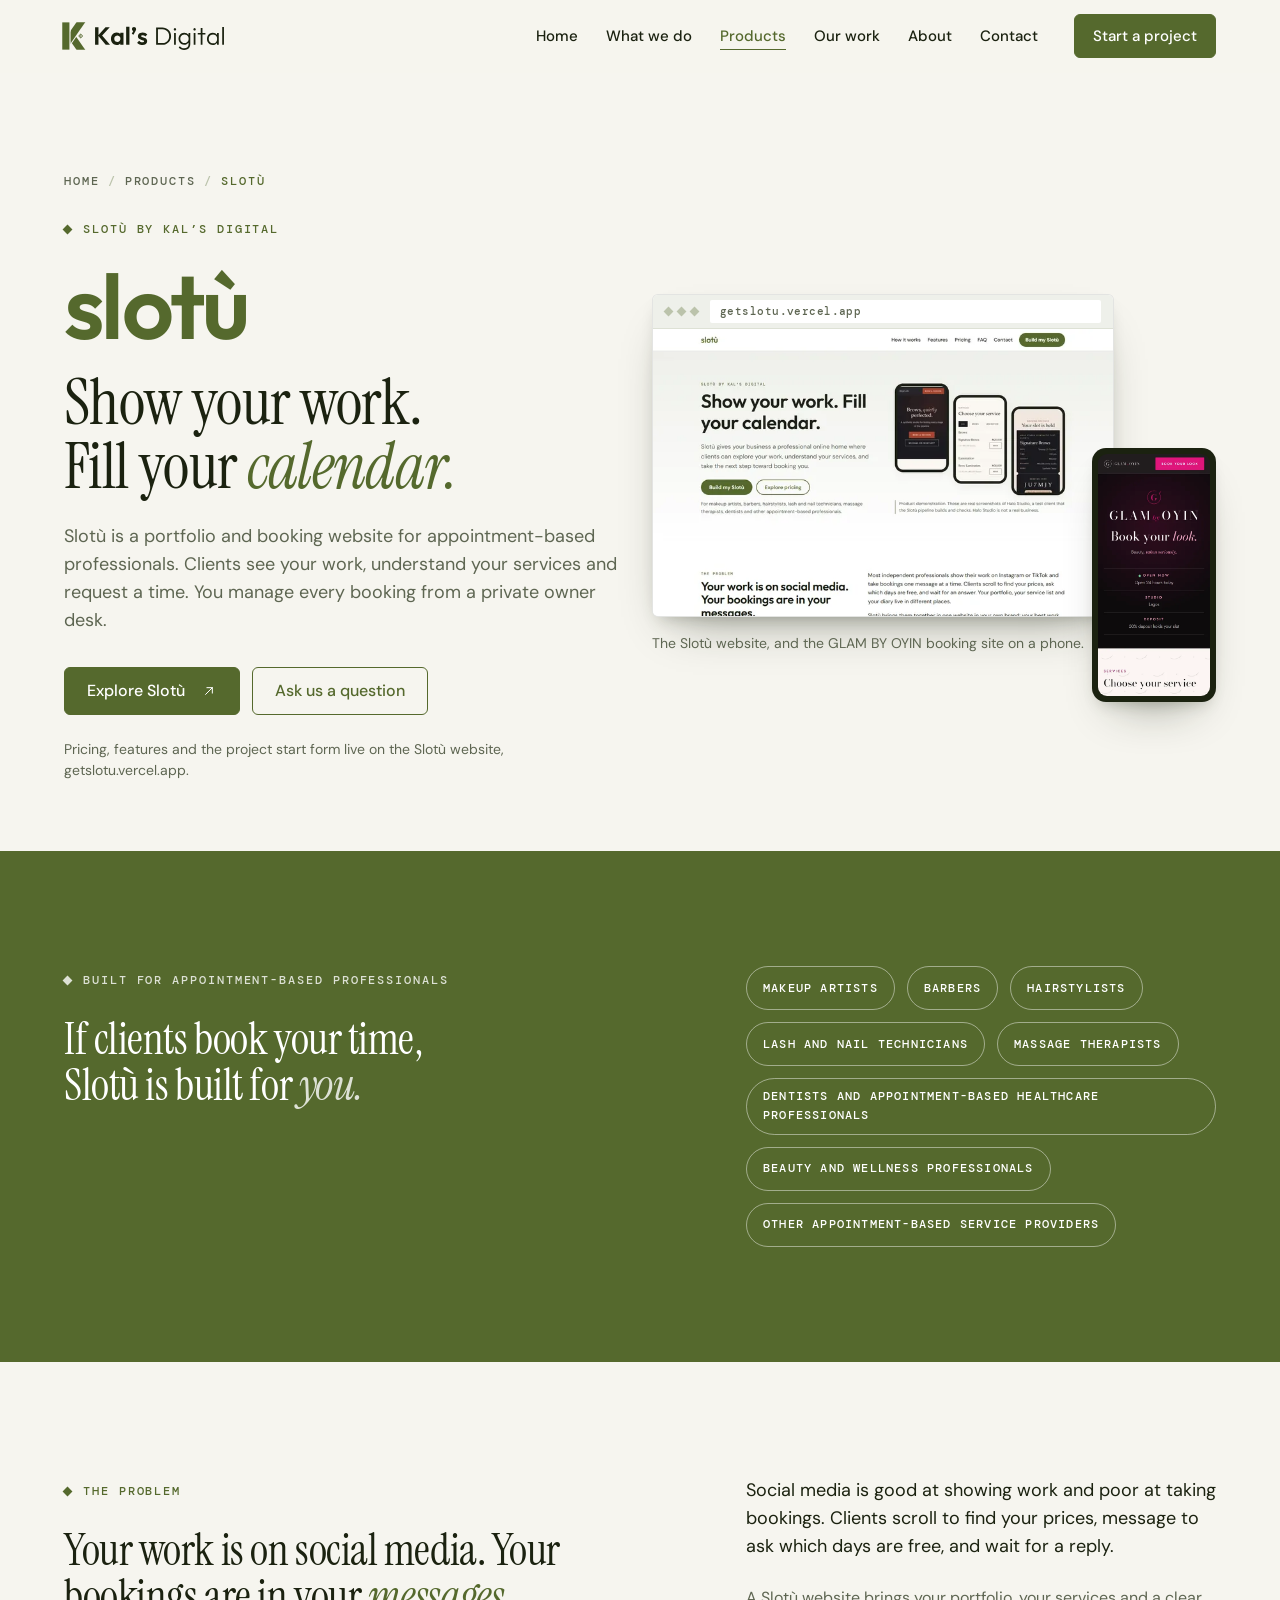
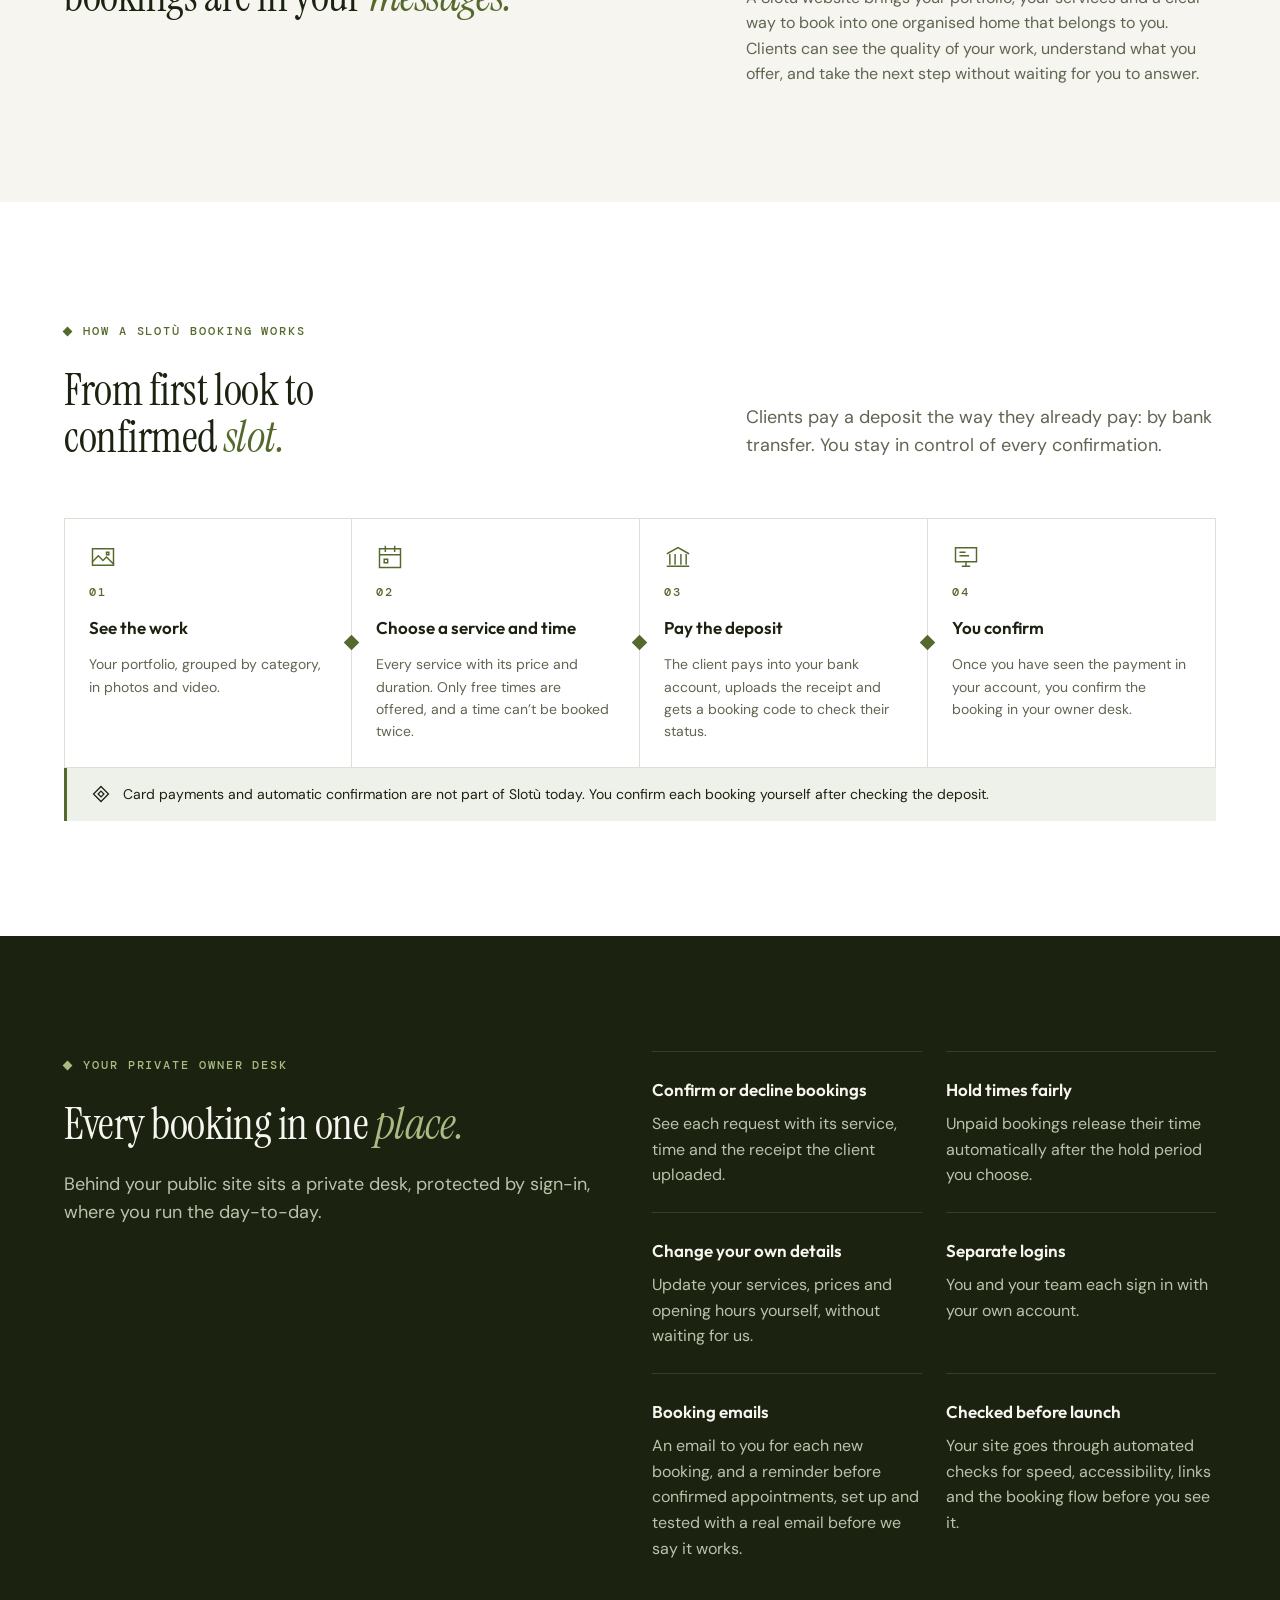
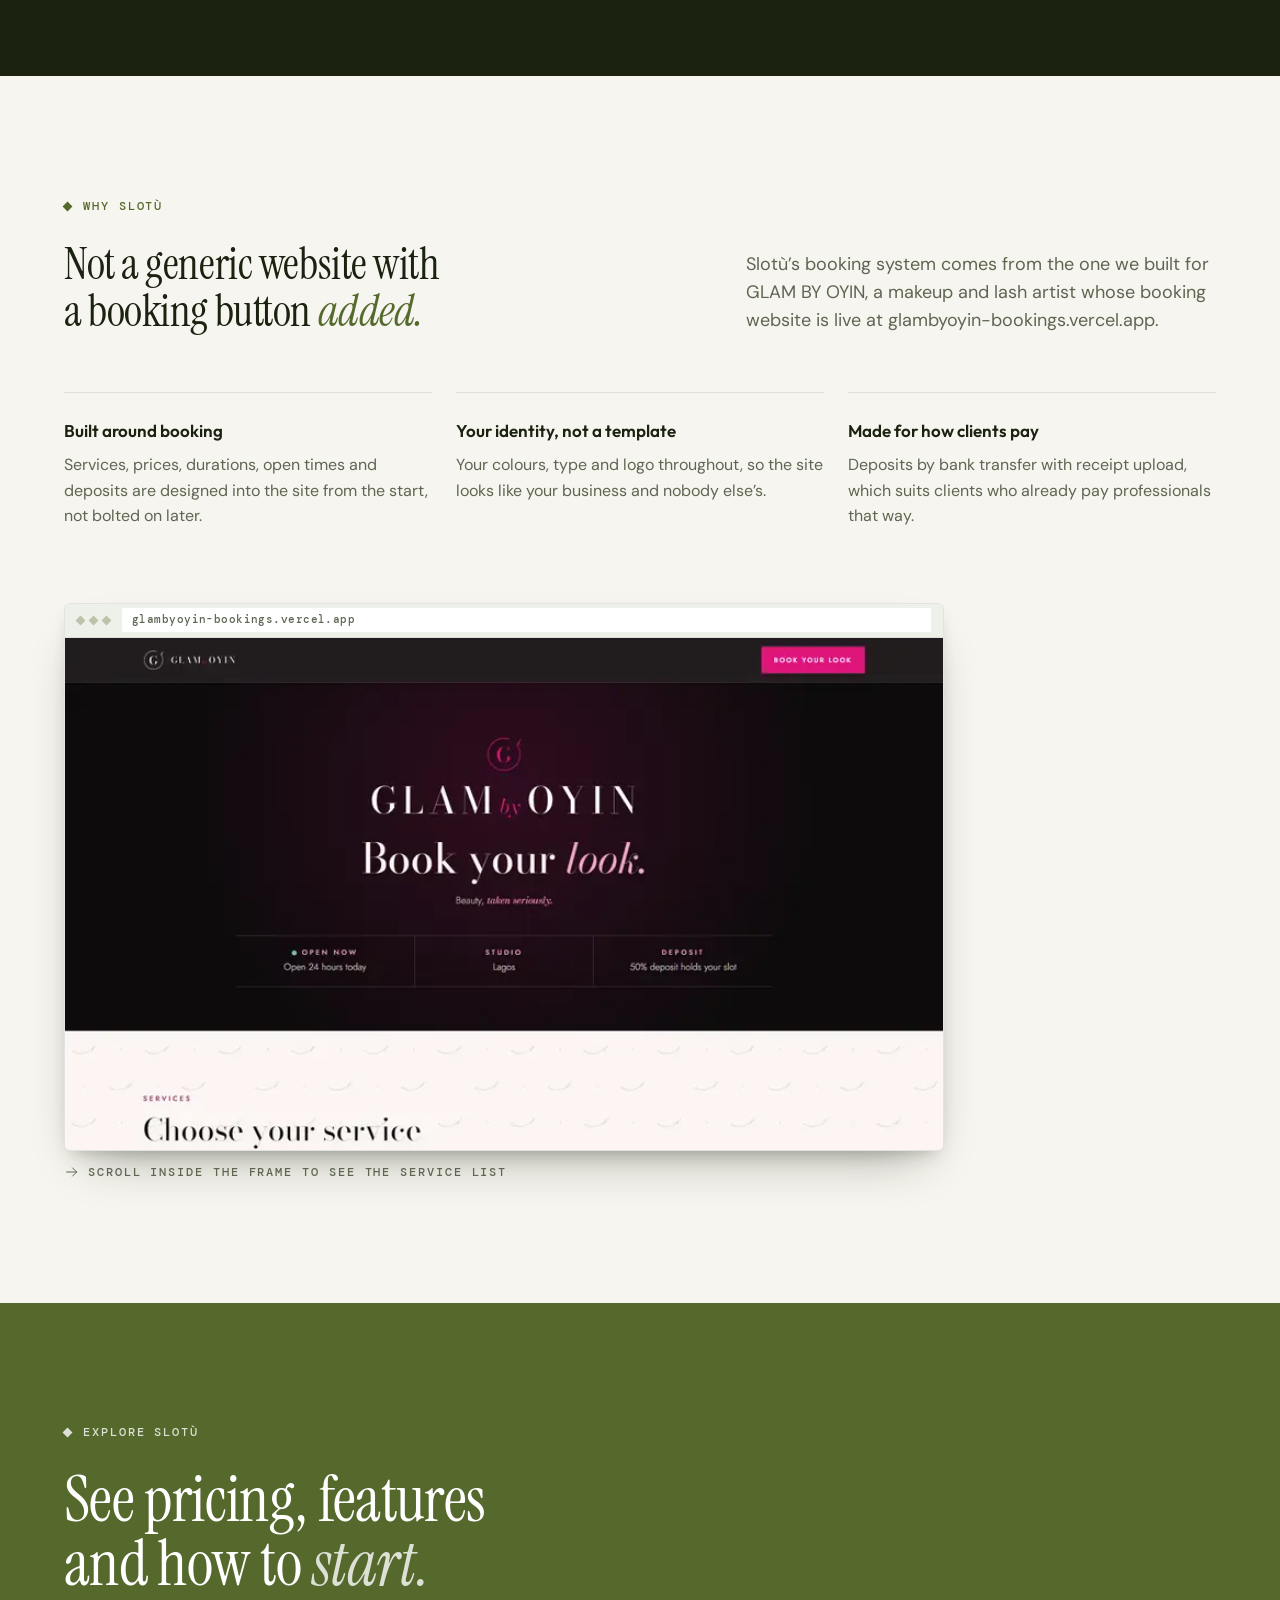
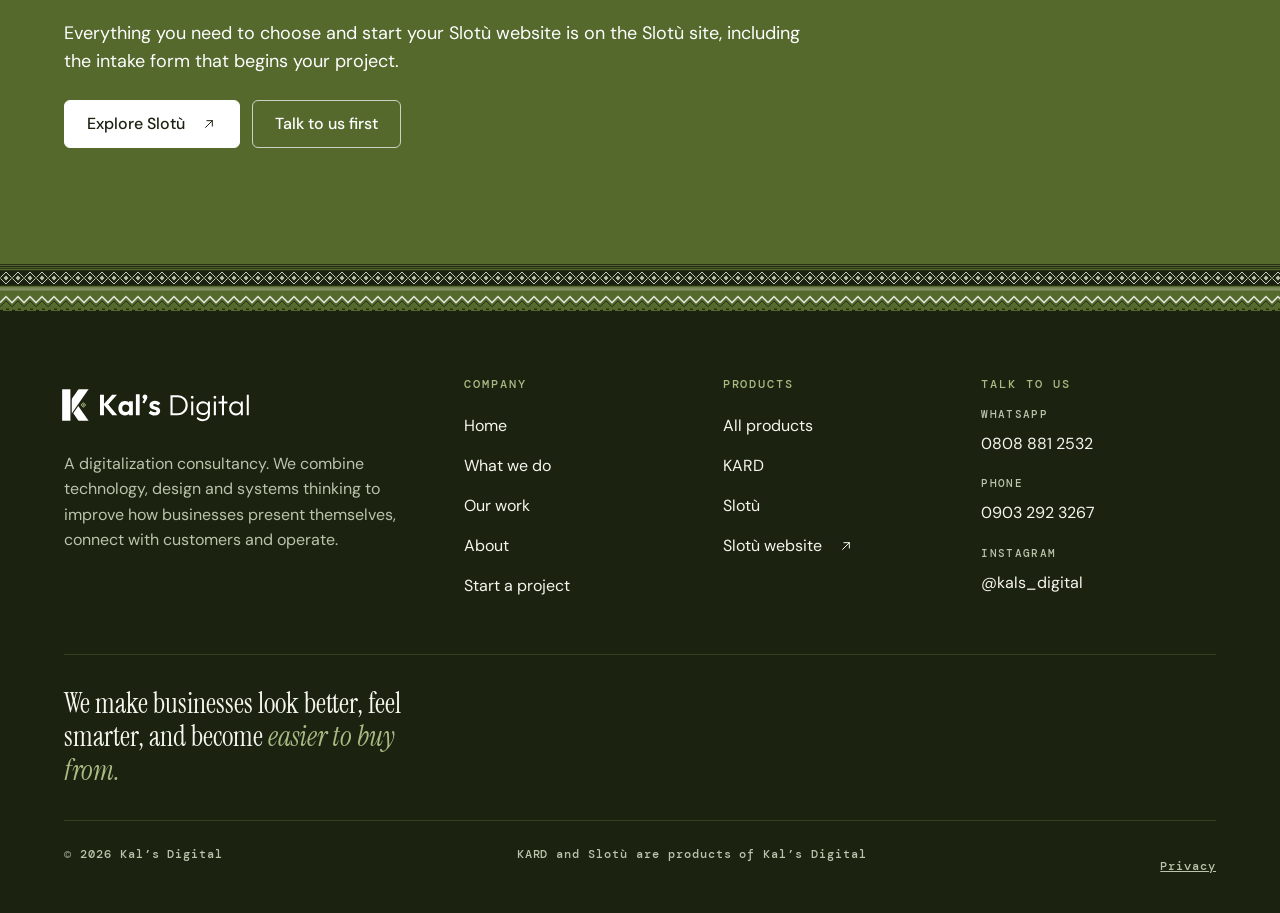
<file: products/slotu/index.html>
<!doctype html>
<html lang="en">
<head><!-- build:head -->
<meta charset="utf-8">
<meta name="viewport" content="width=device-width, initial-scale=1, viewport-fit=cover">
<title>Slotù: portfolio and booking websites · Kal’s Digital</title>
<meta name="description" content="Slotù by Kal’s Digital gives makeup artists, barbers, stylists and other appointment-based professionals a branded portfolio and booking website with deposits and a private owner desk.">
<link rel="canonical" href="https://kal-s-digital.vercel.app/products/slotu/">
<meta name="theme-color" content="#F6F5EF">
<meta name="format-detection" content="telephone=no">
<meta property="og:type" content="website">
<meta property="og:site_name" content="Kal’s Digital">
<meta property="og:locale" content="en_NG">
<meta property="og:title" content="Slotù: portfolio and booking websites · Kal’s Digital">
<meta property="og:description" content="Slotù by Kal’s Digital gives makeup artists, barbers, stylists and other appointment-based professionals a branded portfolio and booking website with deposits and a private owner desk.">
<meta property="og:url" content="https://kal-s-digital.vercel.app/products/slotu/">
<meta property="og:image" content="https://kal-s-digital.vercel.app/assets/og/og-slotu.png">
<meta property="og:image:width" content="1200">
<meta property="og:image:height" content="630">
<meta property="og:image:alt" content="Slotù by Kal’s Digital: show your work, fill your calendar.">
<meta name="twitter:card" content="summary_large_image">
<link rel="icon" href="/favicon.ico" sizes="32x32">
<link rel="icon" type="image/png" sizes="32x32" href="/assets/brand/KalsDigital_Favicon_olive_32.png">
<link rel="apple-touch-icon" href="/assets/brand/apple-touch-icon-180.png">
<link rel="manifest" href="/site.webmanifest">
<link rel="preload" href="/assets/fonts/instrument-serif-latin-400-normal.woff2" as="font" type="font/woff2" crossorigin>
<link rel="preload" href="/assets/fonts/instrument-serif-latin-400-italic.woff2" as="font" type="font/woff2" crossorigin>
<link rel="preload" href="/assets/fonts/dm-sans-latin-400-normal.woff2" as="font" type="font/woff2" crossorigin>
<link rel="preload" href="/assets/fonts/dm-sans-latin-500-normal.woff2" as="font" type="font/woff2" crossorigin>
<link rel="preload" href="/assets/fonts/outfit-latin-600-normal.woff2" as="font" type="font/woff2" crossorigin>
<link rel="preload" href="/assets/fonts/dm-mono-latin-500-normal.woff2" as="font" type="font/woff2" crossorigin>
<link rel="stylesheet" href="/assets/css/site.css?v=b7db610e34">
<script src="/assets/js/site.js?v=5737d3ded0" defer></script>
<!-- /build:head --></head>
<body>
<!-- build:icons -->
<svg xmlns="http://www.w3.org/2000/svg" class="icon-sprite" width="0" height="0" aria-hidden="true" focusable="false">
  <symbol id="i-arrow" viewBox="0 0 24 24"><path d="M4 12h15M13 6l6 6-6 6"/></symbol>
  <symbol id="i-external" viewBox="0 0 24 24"><path d="M7 17L17 7M9 7h8v8"/></symbol>
  <symbol id="i-card" viewBox="0 0 24 24"><path d="M3 6h18v12H3zM6 14h6M6 10h3"/><path d="M15 9h3v3h-3z"/></symbol>
  <symbol id="i-qr" viewBox="0 0 24 24"><path d="M4 4h6v6H4zM14 4h6v6h-6zM4 14h6v6H4zM14 14h2v2h-2zM18 14h2M14 18h2v2M18 18h2v2h-2"/></symbol>
  <symbol id="i-page" viewBox="0 0 24 24"><path d="M7 3h10v18H7zM10 18h4M9.5 7h5M9.5 10h5M9.5 13h3"/></symbol>
  <symbol id="i-mail" viewBox="0 0 24 24"><path d="M3 6h18v12H3z"/><path d="M3 7l9 6.5L21 7"/></symbol>
  <symbol id="i-share" viewBox="0 0 24 24"><path d="M4 5h16v11H9l-5 4z"/></symbol>
  <symbol id="i-globe" viewBox="0 0 24 24"><path d="M3 12h18M12 3c2.8 3 2.8 15 0 18M12 3c-2.8 3-2.8 15 0 18"/><path d="M12 3a9 9 0 1 0 0 18 9 9 0 0 0 0-18z"/></symbol>
  <symbol id="i-phone" viewBox="0 0 24 24"><path d="M6 3h4l1.5 5-2.5 1.5a11 11 0 0 0 5.5 5.5L16 12.5l5 1.5v4c0 1.5-1.2 3-3 3C10 21 3 14 3 6c0-1.8 1.5-3 3-3z"/></symbol>
  <symbol id="i-calendar" viewBox="0 0 24 24"><path d="M3 5h18v16H3zM3 10h18M8 3v4M16 3v4M7 14h3v3H7z"/></symbol>
  <symbol id="i-menu" viewBox="0 0 24 24"><path d="M5 4h14v17H5zM8 8h8M8 12h8M8 16h5"/></symbol>
  <symbol id="i-table" viewBox="0 0 24 24"><path d="M3 9h18M5 9v11M19 9v11M9 9V6h6v3"/><path d="M10.5 4h3"/></symbol>
  <symbol id="i-scan" viewBox="0 0 24 24"><path d="M4 8V4h4M16 4h4v4M20 16v4h-4M8 20H4v-4M4 12h16"/></symbol>
  <symbol id="i-check" viewBox="0 0 24 24"><path d="M12 3l9 9-9 9-9-9z"/><path d="M12 8.5l3.5 3.5-3.5 3.5-3.5-3.5z"/></symbol>
  <symbol id="i-image" viewBox="0 0 24 24"><path d="M3 5h18v14H3z"/><path d="M3 16l5-5 4 4 3-3 6 6"/><path d="M15 8h2v2h-2z"/></symbol>
  <symbol id="i-bank" viewBox="0 0 24 24"><path d="M3 9l9-5 9 5M5 10v8M9.5 10v8M14.5 10v8M19 10v8M3 20h18"/></symbol>
  <symbol id="i-desk" viewBox="0 0 24 24"><path d="M3 4h18v12H3zM9 20h6M12 16v4"/><path d="M7 8h4M7 11h7"/></symbol>
  <symbol id="i-instagram" viewBox="0 0 24 24"><path d="M4 4h16v16H4z"/><path d="M12 8.5a3.5 3.5 0 1 0 0 7 3.5 3.5 0 0 0 0-7zM16.5 6.5h1"/></symbol>
</svg>
<!-- /build:icons -->
<!-- build:header -->
<a class="skip-link" href="#main">Skip to content</a>
<header class="site-header" data-header>
  <div class="container header-bar">
    <a class="brand" href="/"><img src="/assets/brand/KalsDigital_Logo_Horizontal_olive-on-light.svg" alt="Kal’s Digital home" width="188" height="52"></a>
    <nav class="primary-nav" aria-label="Main">
      <ul>
        <li><a href="/" data-nav="home">Home</a></li>
        <li><a href="/what-we-do/" data-nav="what-we-do">What we do</a></li>
        <li><a href="/products/" data-nav="products" aria-current="page">Products</a></li>
        <li><a href="/work/" data-nav="work">Our work</a></li>
        <li><a href="/about/" data-nav="about">About</a></li>
        <li><a href="/contact/" data-nav="contact">Contact</a></li>
      </ul>
    </nav>
    <a class="btn btn--sm header-cta" href="/contact/">Start a project</a>
    <button class="menu-toggle" type="button" aria-expanded="false" aria-controls="mobile-menu" data-menu-toggle>
      <span class="menu-toggle-bars" aria-hidden="true"><span></span></span>
      <span class="menu-toggle-text">Menu</span>
      <span class="visually-hidden" data-menu-label>Open the menu</span>
    </button>
  </div>
  <div class="mobile-menu" id="mobile-menu" hidden data-menu>
    <nav aria-label="Main (small screens)">
      <ul>
        <li><a class="mobile-link" href="/" data-nav="home">Home</a></li>
        <li><a class="mobile-link" href="/what-we-do/" data-nav="what-we-do">What we do</a></li>
        <li><a class="mobile-link" href="/products/" data-nav="products" aria-current="page">Products</a></li>
        <li><a class="mobile-link" href="/work/" data-nav="work">Our work</a></li>
        <li><a class="mobile-link" href="/about/" data-nav="about">About</a></li>
        <li><a class="mobile-link" href="/contact/" data-nav="contact">Contact</a></li>
      </ul>
    </nav>
    <a class="btn" href="/contact/">Start a project</a>
    <div class="mobile-menu-contact">
      <span class="label">Talk to us</span>
      <a href="https://wa.me/2348088812532" rel="noopener" target="_blank">WhatsApp 0808 881 2532</a>
      <a href="tel:+2349032923267">Call 0903 292 3267</a>
    </div>
    <div class="mobile-menu-weave" aria-hidden="true"><div class="weave-band weave-band--sm weave-band--static"></div></div>
  </div>
</header>
<!-- /build:header -->

<main id="main">

  <!-- Hero -->
  <section class="page-hero product-hero product-hero--slotu" aria-labelledby="page-title">
    <div class="container">
      <nav class="breadcrumb" aria-label="Breadcrumb"><ol><li><a href="/">Home</a></li><li><a href="/products/">Products</a></li><li><span aria-current="page">Slotù</span></li></ol></nav>
      <div class="grid product-hero-grid">
        <div class="col-6">
          <p class="label">Slotù by Kal’s Digital</p>
          <p class="slotu-wordmark slotu-wordmark--hero" aria-hidden="true">slotù</p>
          <h1 class="display-xl" id="page-title">Show your work. Fill your <em>calendar.</em></h1>
          <p class="lead muted">Slotù is a portfolio and booking website for appointment-based professionals. Clients see your work, understand your services and request a time. You manage every booking from a private owner desk.</p>
          <div class="btn-row">
            <a class="btn" href="https://getslotu.vercel.app/" rel="noopener" target="_blank">Explore Slotù<span class="visually-hidden"> (opens the Slotù website in a new tab)</span> <svg class="icon icon--sm" aria-hidden="true"><use href="#i-external"/></svg></a>
            <a class="btn btn--secondary" href="/contact/?interest=slotu">Ask us a question</a>
          </div>
          <p class="small muted hero-aside">Pricing, features and the project start form live on the Slotù website, getslotu.vercel.app.</p>
        </div>
        <div class="col-6">
          <figure class="device-pair slotu-devices">
            <div class="browser">
              <div class="browser-bar"><span class="dots" aria-hidden="true"><i></i><i></i><i></i></span><span class="browser-url">getslotu.vercel.app</span></div>
              <img src="/assets/work/slotu-desktop-720.webp" srcset="/assets/work/slotu-desktop-720.webp 720w, /assets/work/slotu-desktop-1440.webp 1440w" sizes="(min-width: 1024px) 560px, 90vw" width="1440" height="900" alt="The Slotù website home page, headed Show your work. Fill your calendar, beside three phone screens of a booking flow." fetchpriority="high">
            </div>
            <div class="phone">
              <img src="/assets/work/glam-book-mobile-390.webp" srcset="/assets/work/glam-book-mobile-390.webp 390w, /assets/work/glam-book-mobile-780.webp 780w" sizes="210px" width="390" height="844" alt="The GLAM BY OYIN booking website on a phone, the client site Slotù’s booking system comes from.">
            </div>
            <figcaption class="small muted">The Slotù website, and the GLAM BY OYIN booking site on a phone.</figcaption>
          </figure>
        </div>
      </div>
    </div>
  </section>

  <!-- Who it's for -->
  <section class="section section--olive on-olive" aria-labelledby="who-title">
    <div class="container">
      <div class="split split--wide">
        <div class="stack">
          <p class="label">Built for appointment-based professionals</p>
          <h2 class="display-l" id="who-title">If clients book your time, Slotù is built for <em>you.</em></h2>
        </div>
        <ul class="chips chips--large" aria-label="Who Slotù is for">
          <li class="chip">Makeup artists</li>
          <li class="chip">Barbers</li>
          <li class="chip">Hairstylists</li>
          <li class="chip">Lash and nail technicians</li>
          <li class="chip">Massage therapists</li>
          <li class="chip">Dentists and appointment-based healthcare professionals</li>
          <li class="chip">Beauty and wellness professionals</li>
          <li class="chip">Other appointment-based service providers</li>
        </ul>
      </div>
    </div>
  </section>

  <!-- Why a portfolio site -->
  <section class="section section--paper" aria-labelledby="why-title">
    <div class="container">
      <div class="split split--wide">
        <div class="stack">
          <p class="label">The problem</p>
          <h2 class="display-l" id="why-title">Your work is on social media. Your bookings are in your <em>messages.</em></h2>
        </div>
        <div class="stack">
          <p class="lead">Social media is good at showing work and poor at taking bookings. Clients scroll to find your prices, message to ask which days are free, and wait for a reply.</p>
          <p class="muted">A Slotù website brings your portfolio, your services and a clear way to book into one organised home that belongs to you. Clients can see the quality of your work, understand what you offer, and take the next step without waiting for you to answer.</p>
        </div>
      </div>
    </div>
  </section>

  <!-- How booking works -->
  <section class="section section--white" aria-labelledby="flow-title">
    <div class="container">
      <div class="section-head section-head--split">
        <div class="stack">
          <p class="label">How a Slotù booking works</p>
          <h2 class="display-l" id="flow-title">From first look to confirmed <em>slot.</em></h2>
        </div>
        <p class="lead muted">Clients pay a deposit the way they already pay: by bank transfer. You stay in control of every confirmation.</p>
      </div>
      <ol class="flow-steps" role="list">
        <li class="flow-step"><svg class="icon icon--lg" aria-hidden="true"><use href="#i-image"/></svg><span class="step-num">01</span><h3>See the work</h3><p>Your portfolio, grouped by category, in photos and video.</p></li>
        <li class="flow-step"><svg class="icon icon--lg" aria-hidden="true"><use href="#i-calendar"/></svg><span class="step-num">02</span><h3>Choose a service and time</h3><p>Every service with its price and duration. Only free times are offered, and a time can’t be booked twice.</p></li>
        <li class="flow-step"><svg class="icon icon--lg" aria-hidden="true"><use href="#i-bank"/></svg><span class="step-num">03</span><h3>Pay the deposit</h3><p>The client pays into your bank account, uploads the receipt and gets a booking code to check their status.</p></li>
        <li class="flow-step"><svg class="icon icon--lg" aria-hidden="true"><use href="#i-desk"/></svg><span class="step-num">04</span><h3>You confirm</h3><p>Once you have seen the payment in your account, you confirm the booking in your owner desk.</p></li>
      </ol>
      <p class="note small"><svg class="icon" aria-hidden="true"><use href="#i-check"/></svg><span>Card payments and automatic confirmation are not part of Slotù today. You confirm each booking yourself after checking the deposit.</span></p>
    </div>
  </section>

  <!-- Owner desk -->
  <section class="section section--ink on-dark" aria-labelledby="desk-title">
    <div class="container">
      <div class="split split--even">
        <div class="stack">
          <p class="label">Your private owner desk</p>
          <h2 class="display-l" id="desk-title">Every booking in one <em>place.</em></h2>
          <p class="lead muted">Behind your public site sits a private desk, protected by sign-in, where you run the day-to-day.</p>
        </div>
        <ul class="feature-list feature-list--2" role="list">
          <li><h3>Confirm or decline bookings</h3><p>See each request with its service, time and the receipt the client uploaded.</p></li>
          <li><h3>Hold times fairly</h3><p>Unpaid bookings release their time automatically after the hold period you choose.</p></li>
          <li><h3>Change your own details</h3><p>Update your services, prices and opening hours yourself, without waiting for us.</p></li>
          <li><h3>Separate logins</h3><p>You and your team each sign in with your own account.</p></li>
          <li><h3>Booking emails</h3><p>An email to you for each new booking, and a reminder before confirmed appointments, set up and tested with a real email before we say it works.</p></li>
          <li><h3>Checked before launch</h3><p>Your site goes through automated checks for speed, accessibility, links and the booking flow before you see it.</p></li>
        </ul>
      </div>
    </div>
  </section>

  <!-- Different from a generic website -->
  <section class="section section--paper" aria-labelledby="diff-title">
    <div class="container">
      <div class="section-head section-head--split">
        <div class="stack">
          <p class="label">Why Slotù</p>
          <h2 class="display-l" id="diff-title">Not a generic website with a booking button <em>added.</em></h2>
        </div>
        <p class="lead muted">Slotù’s booking system comes from the one we built for GLAM BY OYIN, a makeup and lash artist whose booking website is live at glambyoyin-bookings.vercel.app.</p>
      </div>
      <ul class="feature-list feature-list--3" role="list">
        <li><h3>Built around booking</h3><p>Services, prices, durations, open times and deposits are designed into the site from the start, not bolted on later.</p></li>
        <li><h3>Your identity, not a template</h3><p>Your colours, type and logo throughout, so the site looks like your business and nobody else’s.</p></li>
        <li><h3>Made for how clients pay</h3><p>Deposits by bank transfer with receipt upload, which suits clients who already pay professionals that way.</p></li>
      </ul>
      <div class="proof">
        <div class="browser proof-frame">
          <div class="browser-bar"><span class="dots" aria-hidden="true"><i></i><i></i><i></i></span><span class="browser-url">glambyoyin-bookings.vercel.app</span></div>
          <div class="page-scroll" tabindex="0" role="region" aria-label="Scrollable preview of the GLAM BY OYIN booking page">
            <img src="/assets/work/glam-book-page-800.webp" width="800" height="993" loading="lazy" decoding="async" alt="The GLAM BY OYIN booking page: the Book your look header, then a list of makeup and lash services with prices, durations, deposits and Book buttons.">
          </div>
        </div>
        <p class="scroll-hint"><svg class="icon icon--sm" aria-hidden="true"><use href="#i-arrow"/></svg>Scroll inside the frame to see the service list</p>
      </div>
    </div>
  </section>

  <!-- CTA -->
  <section class="section section--olive on-olive" aria-labelledby="cta-title">
    <div class="container">
      <div class="grid">
        <div class="col-8 stack">
          <p class="label">Explore Slotù</p>
          <h2 class="display-xl" id="cta-title">See pricing, features and how to <em>start.</em></h2>
          <p class="lead">Everything you need to choose and start your Slotù website is on the Slotù site, including the intake form that begins your project.</p>
          <div class="btn-row">
            <a class="btn btn--light" href="https://getslotu.vercel.app/" rel="noopener" target="_blank">Explore Slotù<span class="visually-hidden"> (opens the Slotù website in a new tab)</span> <svg class="icon icon--sm" aria-hidden="true"><use href="#i-external"/></svg></a>
            <a class="btn btn--ghost-light" href="/contact/?interest=slotu">Talk to us first</a>
          </div>
        </div>
      </div>
    </div>
  </section>

</main>

<!-- build:footer -->
<footer class="site-footer on-dark" id="site-footer">
  <div class="weave-band weave-band--sm" aria-hidden="true"></div>
  <div class="container">
    <div class="footer-main">
      <div class="footer-brand">
        <img src="/assets/brand/KalsDigital_Logo_Horizontal_white-on-ink.svg" alt="Kal’s Digital" width="217" height="60" loading="lazy">
        <p>A digitalization consultancy. We combine technology, design and systems thinking to improve how businesses present themselves, connect with customers and operate.</p>
      </div>
      <nav class="footer-cols" aria-label="Footer">
        <div>
          <h2>Company</h2>
          <ul>
            <li><a href="/">Home</a></li>
            <li><a href="/what-we-do/">What we do</a></li>
            <li><a href="/work/">Our work</a></li>
            <li><a href="/about/">About</a></li>
            <li><a href="/contact/">Start a project</a></li>
          </ul>
        </div>
        <div>
          <h2>Products</h2>
          <ul>
            <li><a href="/products/">All products</a></li>
            <li><a href="/products/kard/">KARD</a></li>
            <li><a href="/products/slotu/">Slotù</a></li>
            <li><a href="https://getslotu.vercel.app/" rel="noopener" target="_blank">Slotù website<span class="visually-hidden"> (opens in a new tab)</span> <svg class="icon icon--sm" aria-hidden="true"><use href="#i-external"/></svg></a></li>
          </ul>
        </div>
        <div>
          <h2>Talk to us</h2>
          <ul>
            <li><span class="contact-label">WhatsApp</span><a href="https://wa.me/2348088812532" rel="noopener" target="_blank">0808 881 2532<span class="visually-hidden"> on WhatsApp (opens in a new tab)</span></a></li>
            <li><span class="contact-label">Phone</span><a href="tel:+2349032923267">0903 292 3267</a></li>
            <li><span class="contact-label">Instagram</span><a href="https://www.instagram.com/kals_digital/" rel="noopener" target="_blank">@kals_digital<span class="visually-hidden"> on Instagram (opens in a new tab)</span></a></li>
          </ul>
        </div>
      </nav>
    </div>
    <div class="footer-signoff">
      <p>We make businesses look better, feel smarter, and become <em>easier to buy from.</em></p>
    </div>
    <div class="footer-base">
      <span>© 2026 Kal’s Digital</span>
      <span>KARD and Slotù are products of Kal’s Digital</span>
      <a href="/privacy/">Privacy</a>
    </div>
  </div>
</footer>
<!-- /build:footer -->
</body>
</html>
</file>
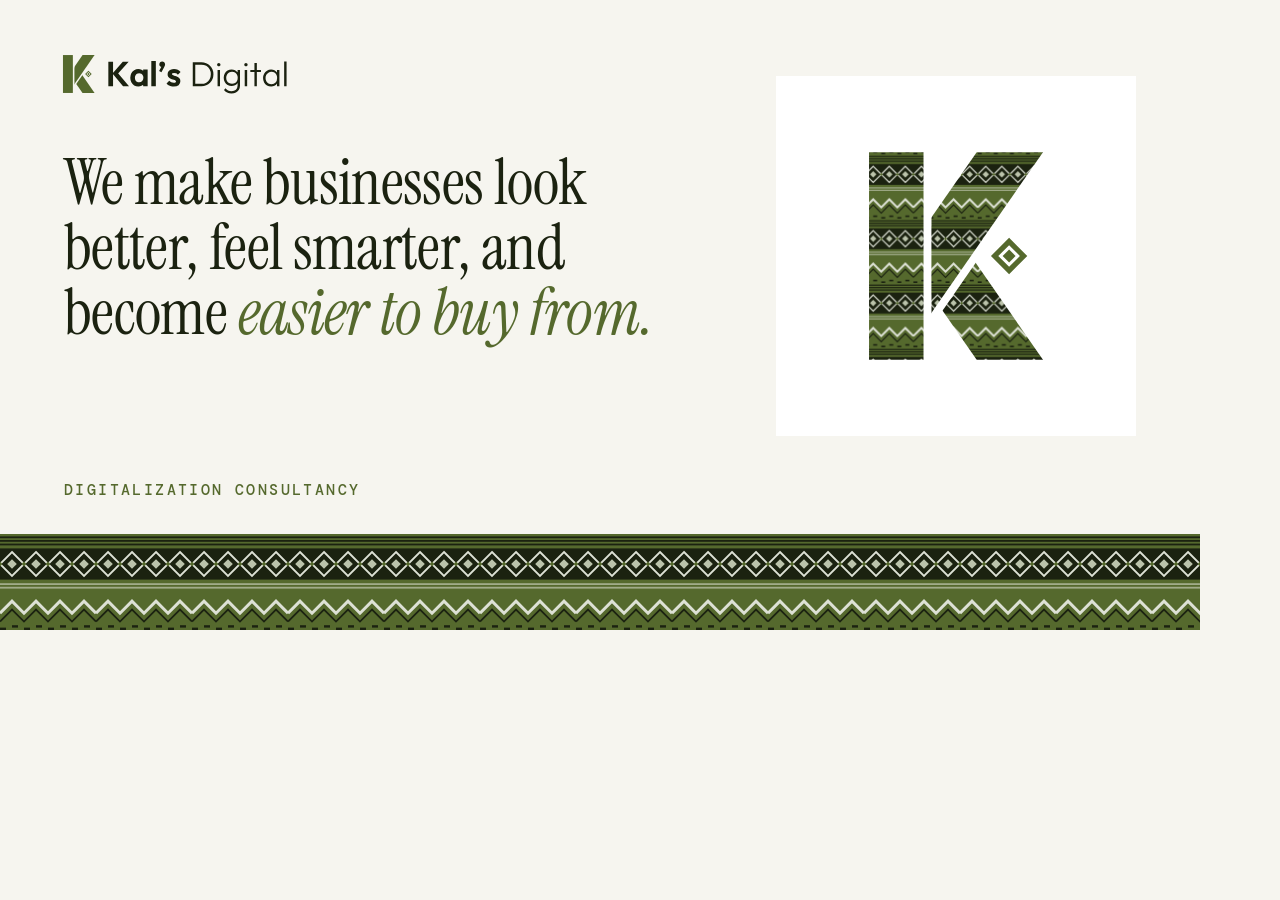
<file: tools/og/og.html>
<!doctype html>
<!-- Source for the 1200x630 social-sharing images. Rendered by tools/og/render.mjs
     against the local preview server: og.html?v=default | kard | slotu -->
<html lang="en">
<head>
<meta charset="utf-8">
<link rel="stylesheet" href="/assets/css/site.css">
<style>
  html, body { margin: 0; width: 1200px; height: 630px; overflow: hidden; }
  .og { position: relative; width: 1200px; height: 630px; display: grid; grid-template-columns: 1fr 360px; gap: 48px; padding: 56px 64px 0; box-sizing: border-box; }
  .og .copy { display: flex; flex-direction: column; }
  .og .logo { width: 260px; height: auto; margin: -18px 0 0 -18px; }
  .og h1 { font-family: var(--font-display); font-weight: 400; font-size: 64px; line-height: 1.02; letter-spacing: -0.01em; margin-top: 40px; }
  .og h1 em { font-style: italic; }
  .og .tag { margin-top: auto; margin-bottom: 128px; font-family: var(--font-mono); font-weight: 500; font-size: 15px; letter-spacing: 0.16em; text-transform: uppercase; }
  .og .tile { width: 360px; height: 360px; display: grid; place-items: center; margin-top: 20px; }
  .og .tile img { width: 92%; }
  .og .band { position: absolute; left: 0; right: 0; bottom: 0; height: 96px; background: var(--weave-tile) repeat-x left center / auto 100%; }
  .v-default { background: #F6F5EF; color: #1B2210; }
  .v-default h1 em { color: #55692D; }
  .v-default .tag { color: #55692D; }
  .v-default .tile { background: #FFFFFF; }
  .v-kard { background: #1B2210; color: #F6F5EF; }
  .v-kard h1 em { color: #A9BB83; }
  .v-kard .tag { color: #A9BB83; }
  .v-kard .name { font-family: var(--font-logo); font-weight: 600; font-size: 132px; line-height: 0.9; letter-spacing: 0.02em; color: #FFFFFF; }
  .v-slotu { background: #55692D; color: #FFFFFF; }
  .v-slotu h1 em { color: #DDE1D5; }
  .v-slotu .tag { color: #DDE1D5; }
  .v-slotu .name { font-family: var(--font-logo); font-weight: 600; font-size: 132px; line-height: 0.9; letter-spacing: -0.03em; color: #FFFFFF; }
  .side { display: flex; flex-direction: column; justify-content: center; padding-bottom: 120px; }
</style>
</head>
<body>
<div class="og" id="og"></div>
<script>
  var v = new URLSearchParams(location.search).get("v") || "default";
  var el = document.getElementById("og");
  el.className = "og v-" + v;
  if (v === "kard") {
    el.innerHTML =
      '<div class="copy"><img class="logo" src="/assets/brand/KalsDigital_Logo_Horizontal_white-on-ink.svg" alt="">' +
      '<h1>Make every introduction <em>count.</em></h1>' +
      '<p class="tag">Card · QR code · Landing page · Professional email</p></div>' +
      '<div class="side"><p class="name">KARD</p></div><div class="band"></div>';
  } else if (v === "slotu") {
    el.innerHTML =
      '<div class="copy"><img class="logo" src="/assets/brand/KalsDigital_Logo_Horizontal_white-on-olive.svg" alt="">' +
      '<h1>Show your work. Fill your <em>calendar.</em></h1>' +
      '<p class="tag">Portfolio and booking websites</p></div>' +
      '<div class="side"><p class="name">slotù</p></div><div class="band"></div>';
  } else {
    el.innerHTML =
      '<div class="copy"><img class="logo" src="/assets/brand/KalsDigital_Logo_Horizontal_olive-on-light.svg" alt="">' +
      '<h1>We make businesses look better, feel smarter, and become <em>easier to buy from.</em></h1>' +
      '<p class="tag">Digitalization consultancy</p></div>' +
      '<div><div class="tile"><img src="/assets/brand/KalsDigital_K_kente-fill.svg" alt=""></div></div><div class="band"></div>';
  }
</script>
</body>
</html>
</file>
<file: assets/css/site.css>
/* ==========================================================================
   Kal’s Digital — site styles
   Source of truth: Kal’s Digital Brand Guidelines, Edition 1.0 (October 2026)
   and the "Kal’s Digital" design-system tokens. Colour, type, radius and
   spacing values below come from those documents; do not add other hues.
   ========================================================================== */

/* ---------- Fonts (self-hosted, SIL Open Font License; see assets/fonts/NOTICE.txt) ----------
   DM Mono is loaded in Medium only, as the guidelines specify; any mono text resolves to 500.
   Outfit Light is used only inside the logo artwork, which is an image. */

@font-face { font-family: "Outfit"; font-style: normal; font-weight: 600; font-display: swap; src: url("/assets/fonts/outfit-latin-600-normal.woff2") format("woff2"); }
@font-face { font-family: "Instrument Serif"; font-style: normal; font-weight: 400; font-display: swap; src: url("/assets/fonts/instrument-serif-latin-400-normal.woff2") format("woff2"); }
@font-face { font-family: "Instrument Serif"; font-style: italic; font-weight: 400; font-display: swap; src: url("/assets/fonts/instrument-serif-latin-400-italic.woff2") format("woff2"); }
@font-face { font-family: "DM Sans"; font-style: normal; font-weight: 400; font-display: swap; src: url("/assets/fonts/dm-sans-latin-400-normal.woff2") format("woff2"); }
@font-face { font-family: "DM Sans"; font-style: normal; font-weight: 500; font-display: swap; src: url("/assets/fonts/dm-sans-latin-500-normal.woff2") format("woff2"); }
@font-face { font-family: "DM Mono"; font-style: normal; font-weight: 500; font-display: swap; src: url("/assets/fonts/dm-mono-latin-500-normal.woff2") format("woff2"); }

/* ---------- Design tokens ---------- */

:root {
  /* Official palette (guidelines p.9) */
  --kd-olive: #55692D;
  --kd-white: #FFFFFF;
  --kd-ink: #1B2210;
  --kd-sage: #A9BB83;
  --kd-olive-light: #BBC3AB;
  --kd-olive-pale: #DDE1D5;
  --kd-olive-mist: #EEF0EA;
  --kd-paper: #F6F5EF;

  /* Design-system tokens built on the palette */
  --kd-ink-muted: #5E6652;      /* secondary text on Paper/White, 5.5:1 */
  --kd-ink-raised: #242C16;     /* raised surface on Ink */
  --kd-line: #DDE1D5;           /* hairlines on light grounds */
  --kd-line-dark: #36401F;      /* hairlines on Ink */

  /* Semantic roles */
  --surface: var(--kd-paper);
  --surface-raised: var(--kd-white);
  --text: var(--kd-ink);
  --text-muted: var(--kd-ink-muted);
  --accent: var(--kd-olive);
  --focus: var(--kd-olive);

  /* Type families (guidelines p.11) */
  --font-logo: "Outfit", "DM Sans", system-ui, sans-serif;
  --font-display: "Instrument Serif", Georgia, "Times New Roman", serif;
  --font-body: "DM Sans", system-ui, -apple-system, "Segoe UI", sans-serif;
  --font-mono: "DM Mono", ui-monospace, "Cascadia Mono", Consolas, monospace;

  /* Type scale (display sizes are the token sizes, scaled for small screens) */
  --fs-display-xxl: clamp(3rem, 1.6rem + 5.6vw, 5.25rem);
  --fs-display-xl: clamp(2.5rem, 1.6rem + 3.6vw, 4rem);      /* 64 */
  --fs-display-l: clamp(2.125rem, 1.6rem + 2.1vw, 2.75rem);  /* 44 */
  --fs-display-m: clamp(1.5rem, 1.3rem + 0.8vw, 1.75rem);    /* 28 */
  --fs-heading-l: clamp(1.25rem, 1.15rem + 0.4vw, 1.375rem); /* 22 */
  --fs-heading-m: 1.0625rem;                                  /* 17 */
  --fs-body-l: clamp(1.0625rem, 1rem + 0.25vw, 1.125rem);    /* 18 */
  --fs-body: 1rem;
  --fs-small: 0.875rem;
  --fs-label: 0.75rem;
  --tracking-label: 0.16em;

  /* Spacing (steps of 4, 8, 16, 24, 48, 64) */
  --space-1: 4px;
  --space-2: 8px;
  --space-3: 12px;
  --space-4: 16px;
  --space-6: 24px;
  --space-8: 32px;
  --space-12: 48px;
  --space-16: 64px;
  --space-24: 96px;
  --space-32: 128px;
  --section-y: clamp(64px, 4rem + 4vw, 128px);

  /* Layout */
  --container: 1280px;
  --gutter: clamp(16px, 5vw, 64px);
  --grid-gap: 24px;
  --header-h: 72px;

  /* Radius (guidelines p.13) */
  --radius-0: 0;
  --radius-sm: 2px;
  --radius-md: 6px;
  --radius-pill: 999px;

  /* Depth: tone first; shadows only under device mockups */
  --shadow-device: 0 24px 48px -24px rgba(27, 34, 16, 0.45), 0 8px 16px -8px rgba(27, 34, 16, 0.25);

  /* Motion */
  --ease-out: cubic-bezier(0.2, 0.7, 0.2, 1);
  --dur-fast: 160ms;
  --dur-base: 320ms;
  --dur-slow: 700ms;

  /* Pattern */
  --weave-tile: url("/assets/brand/KalsWeave_tile_olive.svg");

  /* Breakpoints (reference for media queries): 480, 768, 1024, 1280 */
}

/* ---------- Base ---------- */

*, *::before, *::after { box-sizing: border-box; }

html {
  -webkit-text-size-adjust: 100%;
  text-size-adjust: 100%;
  scroll-behavior: smooth;
  scroll-padding-top: calc(var(--header-h) + 16px);
  background: var(--surface);
}

body {
  margin: 0;
  background: var(--surface);
  color: var(--text);
  font-family: var(--font-body);
  font-size: var(--fs-body);
  line-height: 1.6;
  -webkit-font-smoothing: antialiased;
  text-rendering: optimizeLegibility;
  font-synthesis: none;
  overflow-x: clip;
}

img, svg, video { display: block; max-width: 100%; height: auto; }
h1, h2, h3, h4, p, ul, ol, figure, blockquote, dl, dd { margin: 0; }
ul[role="list"], ol[role="list"] { list-style: none; padding: 0; }
a { color: inherit; }
strong, b { font-weight: 500; }
button, input, select, textarea { font: inherit; color: inherit; }
::selection { background: var(--kd-olive); color: var(--kd-white); }

:focus-visible {
  outline: 3px solid var(--focus);
  outline-offset: 3px;
  border-radius: var(--radius-sm);
}
.on-dark :focus-visible, .on-olive :focus-visible { --focus: var(--kd-white); }

.skip-link {
  position: absolute;
  left: var(--space-4);
  top: -100px;
  z-index: 200;
  padding: var(--space-3) var(--space-4);
  background: var(--kd-ink);
  color: var(--kd-white);
  font-weight: 500;
  text-decoration: none;
  border-radius: var(--radius-md);
}
.skip-link:focus { top: var(--space-4); }

.icon-sprite { position: absolute; width: 0; height: 0; overflow: hidden; }

.visually-hidden {
  position: absolute !important;
  width: 1px; height: 1px;
  padding: 0; margin: -1px;
  overflow: hidden; clip: rect(0 0 0 0);
  white-space: nowrap; border: 0;
}

/* ---------- Layout ---------- */

.container {
  width: 100%;
  max-width: calc(var(--container) + 2 * var(--gutter));
  margin-inline: auto;
  padding-inline: var(--gutter);
}

.section { padding-block: var(--section-y); }
.section--tight { padding-block: calc(var(--section-y) * 0.66); }
.section--paper { background: var(--kd-paper); }
.section--white { background: var(--kd-white); }
.section--mist { background: var(--kd-olive-mist); }
.section--ink { background: var(--kd-ink); color: var(--kd-paper); }
.section--olive { background: var(--kd-olive); color: var(--kd-white); }

.grid {
  display: grid;
  grid-template-columns: repeat(12, minmax(0, 1fr));
  gap: var(--space-12) var(--grid-gap);
}
.grid > * { grid-column: 1 / -1; }

@media (min-width: 1024px) {
  .col-4 { grid-column: auto / span 4; }
  .col-5 { grid-column: auto / span 5; }
  .col-6 { grid-column: auto / span 6; }
  .col-7 { grid-column: auto / span 7; }
  .col-8 { grid-column: auto / span 8; }
  .start-7 { grid-column-start: 7; }
  .start-8 { grid-column-start: 8; }
  .start-9 { grid-column-start: 9; }
}

.stack > * + * { margin-top: var(--stack, var(--space-6)); }

/* ---------- Typography ---------- */

.label {
  display: inline-flex;
  align-items: center;
  gap: var(--space-3);
  font-family: var(--font-mono);
  font-weight: 500;
  font-size: var(--fs-label);
  line-height: 1.4;
  letter-spacing: var(--tracking-label);
  text-transform: uppercase;
  color: var(--kd-olive);
}
.label::before {
  content: "";
  width: 7px; height: 7px;
  flex: none;
  background: currentColor;
  transform: rotate(45deg);
}
.label--plain::before { display: none; }
.on-dark .label { color: var(--kd-sage); }
.on-olive .label { color: var(--kd-olive-pale); }

.display-xxl, .display-xl, .display-l, .display-m {
  font-family: var(--font-display);
  font-weight: 400;
  letter-spacing: -0.01em;
  text-wrap: balance;
}
.display-xxl { font-size: var(--fs-display-xxl); line-height: 0.98; }
.display-xl { font-size: var(--fs-display-xl); line-height: 1.0; }
.display-l { font-size: var(--fs-display-l); line-height: 1.06; }
.display-m { font-size: var(--fs-display-m); line-height: 1.15; }

/* Closing phrase: italic, in olive (sage on Ink, pale on Olive) */
.display-xxl em, .display-xl em, .display-l em, .display-m em, .accent-em {
  font-style: italic;
  color: var(--kd-olive);
}
.on-dark .display-xxl em, .on-dark .display-xl em, .on-dark .display-l em, .on-dark .display-m em { color: var(--kd-sage); }
.on-olive .display-xxl em, .on-olive .display-xl em, .on-olive .display-l em, .on-olive .display-m em { color: var(--kd-olive-pale); }

.heading-l, .heading-m, .product-name {
  font-family: var(--font-logo);
  font-weight: 600;
  letter-spacing: -0.005em;
}
.heading-l { font-size: var(--fs-heading-l); line-height: 1.2; }
.heading-m { font-size: var(--fs-heading-m); line-height: 1.3; }

.lead { font-size: var(--fs-body-l); line-height: 1.55; max-width: 62ch; }
.muted { color: var(--text-muted); }
.on-dark .muted { color: var(--kd-olive-light); }
.on-olive .muted { color: var(--kd-olive-pale); }
.small { font-size: var(--fs-small); line-height: 1.5; }
.measure { max-width: 62ch; }

.prose p + p { margin-top: var(--space-4); }
.prose h2 { margin-top: var(--space-12); margin-bottom: var(--space-4); }
.prose h3 { margin-top: var(--space-8); margin-bottom: var(--space-2); }
.prose ul { margin-top: var(--space-3); }
.prose a { color: var(--kd-olive); text-underline-offset: 3px; }

.text-link {
  display: inline-flex;
  align-items: center;
  gap: var(--space-2);
  min-height: 44px;
  font-weight: 500;
  color: var(--kd-olive);
  text-decoration: underline;
  text-decoration-thickness: 1px;
  text-underline-offset: 5px;
  transition: gap var(--dur-fast) var(--ease-out), text-decoration-color var(--dur-fast);
}
.text-link:hover { gap: var(--space-3); }
.on-dark .text-link { color: var(--kd-sage); }
.on-olive .text-link { color: var(--kd-white); }

.icon { width: 20px; height: 20px; flex: none; stroke: currentColor; stroke-width: 1.5; fill: none; stroke-linecap: square; stroke-linejoin: miter; }
.icon--sm { width: 16px; height: 16px; }
.icon--lg { width: 28px; height: 28px; stroke-width: 1.25; }

/* Diamond list (the brand bullet) */
.diamond-list { list-style: none; padding: 0; display: grid; gap: var(--space-3); }
.diamond-list li { position: relative; padding-left: 22px; }
.diamond-list li::before {
  content: "";
  position: absolute;
  left: 2px; top: 0.62em;
  width: 7px; height: 7px;
  background: var(--kd-olive);
  transform: rotate(45deg);
}
.on-dark .diamond-list li::before { background: var(--kd-sage); }
.on-olive .diamond-list li::before { background: var(--kd-olive-pale); }

/* ---------- Buttons ---------- */

.btn {
  --btn-bg: var(--kd-olive);
  --btn-fg: var(--kd-white);
  --btn-border: var(--kd-olive);
  display: inline-flex;
  align-items: center;
  justify-content: center;
  gap: var(--space-2);
  min-height: 48px;
  padding: 12px 22px;
  border: 1.5px solid var(--btn-border);
  border-radius: var(--radius-md);
  background: var(--btn-bg);
  color: var(--btn-fg);
  font-family: var(--font-body);
  font-weight: 500;
  font-size: 1rem;
  line-height: 1.2;
  text-decoration: none;
  cursor: pointer;
  transition: background-color var(--dur-fast) var(--ease-out), color var(--dur-fast) var(--ease-out), border-color var(--dur-fast) var(--ease-out);
}
.btn:hover { --btn-bg: var(--kd-ink); --btn-border: var(--kd-ink); }
.btn--secondary { --btn-bg: transparent; --btn-fg: var(--kd-olive); --btn-border: var(--kd-olive); }
.btn--secondary:hover { --btn-bg: var(--kd-olive); --btn-fg: var(--kd-white); --btn-border: var(--kd-olive); }
.btn--light { --btn-bg: var(--kd-white); --btn-fg: var(--kd-ink); --btn-border: var(--kd-white); }
.btn--light:hover { --btn-bg: var(--kd-olive-pale); --btn-border: var(--kd-olive-pale); --btn-fg: var(--kd-ink); }
.btn--ghost-light { --btn-bg: transparent; --btn-fg: var(--kd-white); --btn-border: rgba(255, 255, 255, 0.7); }
.btn--ghost-light:hover { --btn-bg: var(--kd-white); --btn-fg: var(--kd-ink); --btn-border: var(--kd-white); }
.btn--sm { min-height: 44px; padding: 10px 18px; font-size: 0.9375rem; }
.btn[disabled], .btn[aria-disabled="true"] { opacity: 0.6; cursor: progress; }

.btn-row { display: flex; flex-wrap: wrap; gap: var(--space-3); align-items: center; }
@media (max-width: 479px) {
  .btn-row > .btn { width: 100%; }
}

/* ---------- Kal’s Weave (pattern bands, never behind text or the logo) ---------- */

.weave-band {
  --weave-h: 64px;
  position: relative;
  height: var(--weave-h);
  overflow: hidden;
  background: var(--kd-olive);
}
.weave-band::before {
  content: "";
  position: absolute;
  inset: 0 calc(-1 * var(--weave-h)) 0 0;
  background: var(--weave-tile) repeat-x left center / auto 100%;
  animation: weave-drift 28s linear infinite;
  will-change: transform;
}
.weave-band--lg { --weave-h: 96px; }
.weave-band--sm { --weave-h: 48px; }
.weave-band--static::before { animation: none; }
@keyframes weave-drift { to { transform: translateX(calc(-1 * var(--weave-h))); } }

/* A vertical edge strip for panels */
.weave-edge { position: relative; }
.weave-edge::after {
  content: "";
  position: absolute;
  top: 0; bottom: 0; right: 0;
  width: 48px;
  background: var(--weave-tile) repeat-y center top / 100% auto;
}

/* ---------- Header ---------- */

.site-header {
  position: sticky;
  top: 0;
  z-index: 100;
  background: rgba(246, 245, 239, 0.94);
  border-bottom: 1px solid transparent;
  transition: border-color var(--dur-base) var(--ease-out), background-color var(--dur-base);
}
@supports (backdrop-filter: blur(8px)) {
  .site-header { backdrop-filter: saturate(1.2) blur(10px); }
}
.site-header.is-scrolled { border-bottom-color: var(--kd-line); }

.header-bar {
  display: flex;
  align-items: center;
  gap: var(--space-6);
  min-height: var(--header-h);
}

.brand { display: inline-flex; flex: none; margin-left: -14px; border-radius: var(--radius-md); }
/* The lockup file carries its own clear space (one stem width) on every side. */
.brand img { width: 188px; height: 52px; }

.primary-nav { margin-left: auto; }
.primary-nav ul { display: flex; align-items: center; gap: var(--space-1); list-style: none; margin: 0; padding: 0; }
.primary-nav a {
  position: relative;
  display: inline-flex;
  align-items: center;
  min-height: 44px;
  padding: 0 var(--space-3);
  font-size: 0.9375rem;
  font-weight: 500;
  text-decoration: none;
  color: var(--kd-ink);
  border-radius: var(--radius-md);
  transition: color var(--dur-fast);
}
.primary-nav a::after {
  content: "";
  position: absolute;
  left: var(--space-3); right: var(--space-3); bottom: 8px;
  height: 1.5px;
  background: var(--kd-olive);
  transform: scaleX(0);
  transform-origin: left;
  transition: transform var(--dur-base) var(--ease-out);
}
.primary-nav a:hover { color: var(--kd-olive); }
.primary-nav a:hover::after, .primary-nav a[aria-current="page"]::after { transform: scaleX(1); }
.primary-nav a[aria-current="page"] { color: var(--kd-olive); }

.header-cta { flex: none; }

.menu-toggle {
  display: none;
  align-items: center;
  gap: var(--space-2);
  min-height: 48px;
  min-width: 48px;
  margin-left: auto;
  padding: 0 14px;
  border: 1.5px solid var(--kd-ink);
  border-radius: var(--radius-md);
  background: transparent;
  font-weight: 500;
  cursor: pointer;
}
.menu-toggle-bars { position: relative; width: 18px; height: 12px; }
.menu-toggle-bars::before, .menu-toggle-bars::after, .menu-toggle-bars span {
  content: "";
  position: absolute; left: 0;
  width: 18px; height: 1.5px;
  background: currentColor;
  transition: transform var(--dur-base) var(--ease-out), opacity var(--dur-fast);
}
.menu-toggle-bars::before { top: 0; }
.menu-toggle-bars span { top: 5px; }
.menu-toggle-bars::after { top: 10px; }
.menu-toggle[aria-expanded="true"] .menu-toggle-bars::before { transform: translateY(5px) rotate(45deg); }
.menu-toggle[aria-expanded="true"] .menu-toggle-bars span { opacity: 0; }
.menu-toggle[aria-expanded="true"] .menu-toggle-bars::after { transform: translateY(-5px) rotate(-45deg); }

.mobile-menu {
  position: fixed;
  inset: var(--header-h) 0 0 0;
  z-index: 99;
  display: flex;
  flex-direction: column;
  overflow-y: auto;
  background: var(--kd-paper);
  border-top: 1px solid var(--kd-line);
  padding: var(--space-6) var(--gutter) calc(var(--space-12) + env(safe-area-inset-bottom));
}
.mobile-menu[hidden] { display: none; }
.mobile-menu ul { list-style: none; margin: 0; padding: 0; }
.mobile-menu li + li { border-top: 1px solid var(--kd-line); }
.mobile-menu a.mobile-link {
  display: flex;
  align-items: center;
  justify-content: space-between;
  min-height: 60px;
  font-family: var(--font-logo);
  font-weight: 600;
  font-size: 1.5rem;
  text-decoration: none;
}
.mobile-menu a.mobile-link[aria-current="page"] { color: var(--kd-olive); }
.mobile-menu .btn { width: 100%; margin-top: var(--space-8); }
.mobile-menu-contact { margin-top: var(--space-8); display: grid; gap: var(--space-2); }
.mobile-menu-contact a { display: inline-flex; min-height: 44px; align-items: center; color: var(--kd-olive); }
.mobile-menu-weave { margin-top: auto; padding-top: var(--space-12); }
html.menu-open { overflow: hidden; }

@media (max-width: 1099px) {
  .primary-nav, .header-cta { display: none; }
  .menu-toggle { display: inline-flex; }
}
@media (max-width: 479px) {
  :root { --header-h: 64px; }
  .brand img { width: 174px; height: 48px; }
  .menu-toggle-text { display: none; }
}

/* ---------- Page hero (inner pages) ---------- */

.page-hero { padding-block: clamp(48px, 3rem + 4vw, 112px) clamp(48px, 2rem + 3vw, 88px); }
.page-hero .display-xl, .page-hero .display-xxl { margin-top: var(--space-6); max-width: 18ch; }
.page-hero .lead { margin-top: var(--space-6); }
.page-hero .btn-row { margin-top: var(--space-8); }
/* A hero that ends in a pattern band: the band sits on the section edge */
.page-hero:has(> .weave-band) { padding-bottom: 0; }
.page-hero > .weave-band { margin-top: clamp(48px, 2rem + 3vw, 88px); }
.product-hero--kard > .weave-band { margin-top: 0; }
.breadcrumb { font-family: var(--font-mono); font-size: var(--fs-label); letter-spacing: var(--tracking-label); text-transform: uppercase; }
.breadcrumb ol { display: flex; flex-wrap: wrap; gap: var(--space-2); list-style: none; padding: 0; margin: 0 0 var(--space-6); }
.breadcrumb li + li::before { content: "/"; margin-right: var(--space-2); color: var(--kd-olive-light); }
.breadcrumb a { color: var(--kd-ink-muted); text-decoration: none; }
.breadcrumb a:hover { color: var(--kd-olive); }
.breadcrumb [aria-current] { color: var(--kd-olive); }

/* ---------- Home hero ---------- */

.hero { position: relative; padding-top: clamp(40px, 2rem + 4vw, 104px); }
.hero-grid { align-items: center; }
.hero h1 { margin-top: var(--space-6); max-width: 13ch; }
.hero .lead { margin-top: var(--space-8); }
.hero .btn-row { margin-top: var(--space-8); }
.hero-signoff { margin-top: var(--space-8); padding-top: var(--space-6); border-top: 1px solid var(--kd-line); max-width: 52ch; }

.mark-tile {
  position: relative;
  background: var(--kd-white);
  aspect-ratio: 1;
  display: grid;
  place-items: center;
  max-width: 520px;
  margin-inline: auto;
  width: 100%;
}
.mark-tile img { width: 86%; height: auto; }
.mark-caption {
  display: flex;
  flex-wrap: wrap;
  justify-content: space-between;
  gap: var(--space-4);
  max-width: 520px;
  margin: var(--space-4) auto 0;
  font-family: var(--font-mono);
  font-size: var(--fs-label);
  letter-spacing: var(--tracking-label);
  text-transform: uppercase;
  color: var(--kd-ink-muted);
}

.touchpoint-chain {
  margin-top: clamp(48px, 3rem + 3vw, 96px);
  border-top: 1px solid var(--kd-line);
  padding-block: var(--space-6);
}
.touchpoint-chain ol {
  display: flex;
  flex-wrap: wrap;
  align-items: center;
  gap: var(--space-3) var(--space-4);
  list-style: none;
  margin: 0; padding: 0;
  font-family: var(--font-mono);
  font-size: var(--fs-label);
  letter-spacing: var(--tracking-label);
  text-transform: uppercase;
  color: var(--kd-ink-muted);
}
.touchpoint-chain li { display: inline-flex; align-items: center; gap: var(--space-4); }
.touchpoint-chain li + li::before {
  content: "";
  width: 28px; height: 1px;
  background: var(--kd-olive-light);
}
.touchpoint-chain li:last-child { color: var(--kd-olive); }

@media (max-width: 1023px) {
  .hero-mark { max-width: 360px; width: 100%; margin-inline: auto; }
}

/* ---------- Section heads ---------- */

.section-head { display: grid; gap: var(--space-6); margin-bottom: clamp(40px, 2rem + 2vw, 72px); }
.section-head h2 { max-width: 20ch; }
.section-head--split { align-items: end; }
@media (min-width: 1024px) {
  .section-head--split { grid-template-columns: 7fr 5fr; gap: var(--grid-gap); }
}

/* ---------- Problem: disconnected vs connected ---------- */

.journey { display: grid; gap: var(--grid-gap); }
@media (min-width: 900px) { .journey { grid-template-columns: 1fr 1fr; } }
.journey-panel { padding: clamp(24px, 1rem + 2vw, 48px); display: flex; flex-direction: column; gap: var(--space-8); min-height: 100%; }
.journey-panel--before { background: var(--kd-white); }
.journey-panel--after { background: var(--kd-olive); color: var(--kd-white); }
.journey-panel figcaption { font-size: var(--fs-small); }

.touch-scatter {
  display: grid;
  grid-template-columns: repeat(6, 1fr);
  grid-auto-rows: 52px;
  gap: var(--space-4);
}
.touch {
  display: flex;
  align-items: center;
  gap: var(--space-3);
  padding: 0 var(--space-4);
  border-radius: var(--radius-md);
  font-family: var(--font-logo);
  font-weight: 600;
  font-size: 0.9375rem;
}
.touch .icon { width: 18px; height: 18px; }
.touch-scatter .touch { border: 1.5px dashed var(--kd-olive-light); color: var(--kd-ink); background: var(--kd-paper); }
.touch-scatter .touch:nth-child(1) { grid-column: 1 / span 3; }
.touch-scatter .touch:nth-child(2) { grid-column: 4 / span 3; grid-row: 2; }
.touch-scatter .touch:nth-child(3) { grid-column: 2 / span 3; grid-row: 3; }
.touch-scatter .touch:nth-child(4) { grid-column: 1 / span 3; grid-row: 4; }
.touch-scatter .touch:nth-child(5) { grid-column: 4 / span 3; grid-row: 5; }
@media (max-width: 599px) {
  .touch-scatter { gap: var(--space-3); }
  .touch-scatter .touch { padding: 0 var(--space-3); font-size: 0.875rem; }
  .touch-scatter .touch:nth-child(1) { grid-column: 1 / span 4; }
  .touch-scatter .touch:nth-child(2) { grid-column: 3 / span 4; }
  .touch-scatter .touch:nth-child(3) { grid-column: 2 / span 4; }
  .touch-scatter .touch:nth-child(4) { grid-column: 1 / span 4; }
  .touch-scatter .touch:nth-child(5) { grid-column: 3 / span 4; }
}

.touch-chain { list-style: none; margin: 0; padding: 0; display: grid; gap: 0; }
.touch-chain li { position: relative; padding-left: 36px; }
.touch-chain li + li { margin-top: var(--space-4); }
.touch-chain li::before {
  content: "";
  position: absolute;
  left: 9px; top: 50%;
  width: 10px; height: 10px;
  margin-top: -5px;
  background: var(--kd-olive-pale);
  transform: rotate(45deg);
}
.touch-chain li + li::after {
  content: "";
  position: absolute;
  left: 13.25px;
  bottom: 50%;
  height: calc(100% + var(--space-4));
  width: 1.5px;
  background: var(--kd-olive-pale);
  transform-origin: bottom;
  margin-bottom: 5px;
}
.touch-chain .touch { background: rgba(255, 255, 255, 0.12); border: 1.5px solid rgba(255, 255, 255, 0.35); color: var(--kd-white); min-height: 52px; }

/* Line-draw on reveal (site.js only arms this for elements below the fold) */
.reveal-pending .touch-chain li + li::after { transform: scaleY(0); }
.reveal-armed .touch-chain li + li::after { transition: transform var(--dur-slow) var(--ease-out); }
.reveal-armed .touch-chain li:nth-child(2)::after { transition-delay: 0.25s; }
.reveal-armed .touch-chain li:nth-child(3)::after { transition-delay: 0.4s; }
.reveal-armed .touch-chain li:nth-child(4)::after { transition-delay: 0.55s; }
.reveal-armed .touch-chain li:nth-child(5)::after { transition-delay: 0.7s; }

.breaks { margin-top: clamp(40px, 2rem + 2vw, 72px); }
.breaks-list { list-style: none; margin: 0; padding: 0; display: grid; gap: 0; border-top: 1px solid var(--kd-line); }
.breaks-list li { display: grid; grid-template-columns: 48px 1fr; gap: var(--space-4); padding-block: var(--space-4); border-bottom: 1px solid var(--kd-line); }
.breaks-list .num { font-family: var(--font-mono); font-size: var(--fs-label); letter-spacing: var(--tracking-label); color: var(--kd-olive); padding-top: 4px; }

/* ---------- Capability rows ---------- */

.capability-rows { border-top: 1px solid var(--kd-ink); }
.capability {
  display: grid;
  gap: var(--space-4) var(--grid-gap);
  padding-block: clamp(28px, 1rem + 2vw, 48px);
  border-bottom: 1px solid var(--kd-line);
}
.capability-num { font-family: var(--font-mono); font-size: var(--fs-label); letter-spacing: var(--tracking-label); color: var(--kd-olive); }
.capability h3 { font-size: var(--fs-display-m); }
.capability dl { display: grid; gap: var(--space-4); }
.capability dt { font-family: var(--font-mono); font-size: var(--fs-label); letter-spacing: var(--tracking-label); text-transform: uppercase; color: var(--kd-ink-muted); margin-bottom: var(--space-1); }
@media (min-width: 1024px) {
  .capability { grid-template-columns: 64px 4fr 7fr; }
  .capability dl { grid-template-columns: 1fr 1fr 1fr; }
}

/* ---------- Products (home and overview) ---------- */

.product-pair { display: grid; gap: var(--grid-gap); }
@media (min-width: 1024px) { .product-pair { grid-template-columns: 1fr 1fr; } }

.product-panel {
  position: relative;
  display: flex;
  flex-direction: column;
  gap: var(--space-6);
  padding: clamp(28px, 1rem + 3vw, 56px);
  overflow: hidden;
}
.product-panel--kard { background: var(--kd-ink); color: var(--kd-paper); }
.product-panel--slotu { background: var(--kd-olive); color: var(--kd-white); }
.product-panel .product-name { font-size: clamp(2rem, 1.6rem + 1.6vw, 2.75rem); line-height: 1; letter-spacing: 0.01em; }
.product-panel .slotu-wordmark { font-family: var(--font-logo); font-weight: 600; font-size: clamp(2.25rem, 1.8rem + 1.6vw, 3rem); line-height: 1; letter-spacing: -0.02em; text-transform: lowercase; }
.product-panel .btn-row { margin-top: auto; padding-top: var(--space-4); }
.product-visual { margin-top: var(--space-4); display: flex; justify-content: center; }

/* ---------- Device frames (shadows allowed only here) ---------- */

.browser {
  border-radius: var(--radius-md);
  overflow: hidden;
  background: var(--kd-white);
  box-shadow: var(--shadow-device);
  border: 1px solid rgba(27, 34, 16, 0.12);
}
.browser-bar {
  display: flex;
  align-items: center;
  gap: var(--space-3);
  height: 34px;
  padding: 0 var(--space-3);
  background: var(--kd-olive-mist);
  border-bottom: 1px solid var(--kd-line);
}
.browser-bar .dots { display: flex; gap: 6px; }
.browser-bar .dots i { width: 7px; height: 7px; background: var(--kd-olive-light); transform: rotate(45deg); }
.browser-url {
  flex: 1;
  min-width: 0;
  overflow: hidden;
  text-overflow: ellipsis;
  white-space: nowrap;
  font-family: var(--font-mono);
  font-size: 0.6875rem;
  letter-spacing: 0.04em;
  color: var(--kd-ink-muted);
  background: var(--kd-white);
  border-radius: var(--radius-sm);
  padding: 3px 10px;
}
.browser img { width: 100%; height: auto; aspect-ratio: 16 / 10; object-fit: cover; object-position: top; }

.phone {
  width: min(100%, 260px);
  padding: 8px;
  background: var(--kd-ink);
  border-radius: 18px;
  box-shadow: var(--shadow-device);
}
.phone img { width: 100%; height: auto; aspect-ratio: 390 / 844; object-fit: cover; object-position: top; border-radius: 11px; }
.phone--sm { width: min(100%, 200px); }

.device-pair { position: relative; padding-right: clamp(40px, 8vw, 120px); padding-bottom: clamp(24px, 4vw, 48px); }
.device-pair .phone { position: absolute; right: 0; bottom: 0; width: clamp(110px, 22%, 210px); padding: 6px; border-radius: 14px; }
.device-pair .phone img { border-radius: 9px; }

/* Scrollable full-page preview inside a browser frame */
.page-scroll {
  height: clamp(280px, 40vw, 520px);
  overflow-y: auto;
  overscroll-behavior: contain;
  scrollbar-width: thin;
  scrollbar-color: var(--kd-olive-light) transparent;
}
.page-scroll img { aspect-ratio: auto; object-fit: initial; }
.scroll-hint { display: inline-flex; align-items: center; gap: var(--space-2); margin-top: var(--space-3); font-family: var(--font-mono); font-size: var(--fs-label); letter-spacing: var(--tracking-label); text-transform: uppercase; color: var(--kd-ink-muted); }

/* ---------- Work cards ---------- */

.work-feature { display: grid; gap: var(--space-8) var(--grid-gap); align-items: center; }
@media (min-width: 1024px) { .work-feature { grid-template-columns: 7fr 5fr; } }

.work-grid { display: grid; gap: var(--space-16) var(--grid-gap); margin-top: clamp(56px, 3rem + 3vw, 112px); }
@media (min-width: 768px) {
  .work-grid { grid-template-columns: 1fr 1fr; }
  .work-grid .work-card:nth-child(even) { margin-top: var(--space-16); }
}

.work-card { display: flex; flex-direction: column; gap: var(--space-6); }
.work-card-media { position: relative; }
.work-meta { display: flex; flex-wrap: wrap; gap: var(--space-2) var(--space-4); align-items: baseline; justify-content: space-between; }
.work-card h3 { font-family: var(--font-logo); font-weight: 600; font-size: var(--fs-heading-l); }
.work-type { font-family: var(--font-mono); font-size: var(--fs-label); letter-spacing: var(--tracking-label); text-transform: uppercase; color: var(--kd-ink-muted); }
.work-card p { color: var(--kd-ink-muted); max-width: 52ch; }
.work-link { align-self: flex-start; }

.chips { display: flex; flex-wrap: wrap; gap: var(--space-2); list-style: none; margin: 0; padding: 0; }
.chip {
  display: inline-flex;
  align-items: center;
  min-height: 32px;
  padding: 4px 12px;
  border-radius: var(--radius-pill);
  border: 1px solid var(--kd-olive-light);
  font-family: var(--font-mono);
  font-size: 0.6875rem;
  letter-spacing: 0.1em;
  text-transform: uppercase;
  color: var(--kd-ink);
  background: var(--kd-white);
}
.on-dark .chip { background: transparent; color: var(--kd-paper); border-color: var(--kd-line-dark); }
.on-olive .chip { background: transparent; color: var(--kd-white); border-color: rgba(255, 255, 255, 0.45); }

/* ---------- Process ---------- */

.process { list-style: none; margin: 0; padding: 0; display: grid; gap: var(--grid-gap); counter-reset: step; }
@media (min-width: 768px) { .process { grid-template-columns: 1fr 1fr; } }
@media (min-width: 1100px) { .process { grid-template-columns: repeat(4, 1fr); } }
.process li { position: relative; padding-top: var(--space-8); border-top: 1.5px solid var(--kd-ink); }
.process li::before {
  content: "";
  position: absolute;
  top: -6px; left: 0;
  width: 10px; height: 10px;
  background: var(--kd-olive);
  transform: rotate(45deg);
}
.process .step-num { font-family: var(--font-mono); font-size: var(--fs-label); letter-spacing: var(--tracking-label); color: var(--kd-olive); }
.process h3 { margin-top: var(--space-3); font-family: var(--font-display); font-weight: 400; font-size: var(--fs-display-m); }
.process p { margin-top: var(--space-3); color: var(--kd-ink-muted); }
.on-dark .process li { border-top-color: var(--kd-olive-light); }
.on-dark .process li::before { background: var(--kd-sage); }
.on-dark .process .step-num { color: var(--kd-sage); }
.on-dark .process p { color: var(--kd-olive-light); }

/* ---------- Panels, notes and misc ---------- */

.panel { padding: clamp(24px, 1rem + 2vw, 48px); }
.panel--white { background: var(--kd-white); }
.panel--mist { background: var(--kd-olive-mist); }
.panel--ink { background: var(--kd-ink); color: var(--kd-paper); }
.panel--olive { background: var(--kd-olive); color: var(--kd-white); }
.card { background: var(--kd-white); border: 1px solid var(--kd-line); border-radius: var(--radius-md); padding: var(--space-6); }

.note {
  display: grid;
  grid-template-columns: auto 1fr;
  gap: var(--space-3);
  padding: var(--space-4) var(--space-6);
  border-left: 3px solid var(--kd-olive);
  background: var(--kd-olive-mist);
  font-size: var(--fs-small);
}
.note strong { font-weight: 500; }

.split { display: grid; gap: var(--space-12) var(--grid-gap); }
@media (min-width: 1024px) {
  .split { grid-template-columns: 5fr 7fr; }
  .split--even { grid-template-columns: 1fr 1fr; }
  .split--wide { grid-template-columns: 7fr 5fr; }
}

.feature-list { display: grid; gap: var(--grid-gap); list-style: none; margin: 0; padding: 0; }
@media (min-width: 768px) { .feature-list--2 { grid-template-columns: 1fr 1fr; } .feature-list--3 { grid-template-columns: repeat(3, 1fr); } }
.feature-list > li { padding-top: var(--space-6); border-top: 1px solid var(--kd-line); }
.feature-list h3 { font-family: var(--font-logo); font-weight: 600; font-size: var(--fs-heading-m); margin-bottom: var(--space-2); }
.feature-list p { color: var(--kd-ink-muted); }
.on-dark .feature-list > li { border-top-color: var(--kd-line-dark); }
.on-dark .feature-list p { color: var(--kd-olive-light); }
.on-olive .feature-list > li { border-top-color: rgba(255, 255, 255, 0.3); }
.on-olive .feature-list p { color: var(--kd-olive-pale); }

.service-list { list-style: none; margin: 0; padding: 0; border-top: 1px solid var(--kd-line); }
.service-list li { display: grid; gap: var(--space-2) var(--grid-gap); padding-block: var(--space-6); border-bottom: 1px solid var(--kd-line); }
@media (min-width: 768px) { .service-list li { grid-template-columns: 5fr 7fr; } }
.service-list h4 { font-family: var(--font-logo); font-weight: 600; font-size: var(--fs-heading-m); }
.service-list p { color: var(--kd-ink-muted); }

.flow-steps { list-style: none; margin: 0; padding: 0; display: grid; gap: var(--space-4); }
@media (min-width: 768px) { .flow-steps { grid-template-columns: repeat(4, 1fr); gap: 0; } }
.flow-step { position: relative; display: flex; flex-direction: column; gap: var(--space-3); padding: var(--space-6); background: var(--kd-white); border: 1px solid var(--kd-line); }
@media (min-width: 768px) {
  .flow-step + .flow-step { border-left: 0; }
  .flow-step:not(:last-child)::after {
    content: "";
    position: absolute;
    right: -6px; top: 50%;
    width: 11px; height: 11px;
    margin-top: -5.5px;
    background: var(--kd-olive);
    transform: rotate(45deg);
    z-index: 1;
  }
}
.flow-step .icon { color: var(--kd-olive); }
.flow-step .step-num { font-family: var(--font-mono); font-size: var(--fs-label); letter-spacing: var(--tracking-label); color: var(--kd-olive); }
.flow-step h3 { font-family: var(--font-logo); font-weight: 600; font-size: var(--fs-heading-m); }
.flow-step p { color: var(--kd-ink-muted); font-size: var(--fs-small); }
.on-dark .flow-step { background: var(--kd-ink-raised); border-color: var(--kd-line-dark); }
.on-dark .flow-step .icon, .on-dark .flow-step .step-num { color: var(--kd-sage); }
.on-dark .flow-step::after { background: var(--kd-sage); }
.on-dark .flow-step p { color: var(--kd-olive-light); }

.faq { border-top: 1px solid var(--kd-line); }
.faq details { border-bottom: 1px solid var(--kd-line); }
.faq summary {
  display: flex;
  align-items: center;
  justify-content: space-between;
  gap: var(--space-4);
  min-height: 64px;
  padding-block: var(--space-4);
  font-family: var(--font-logo);
  font-weight: 600;
  font-size: var(--fs-heading-m);
  cursor: pointer;
  list-style: none;
}
.faq summary::-webkit-details-marker { display: none; }
.faq summary::after {
  content: "";
  flex: none;
  width: 10px; height: 10px;
  border-right: 1.5px solid var(--kd-olive);
  border-bottom: 1.5px solid var(--kd-olive);
  transform: rotate(45deg);
  transition: transform var(--dur-base) var(--ease-out);
}
.faq details[open] summary::after { transform: rotate(-135deg); }
.faq .faq-body { padding-bottom: var(--space-6); max-width: 64ch; color: var(--kd-ink-muted); }

.swatches { display: flex; flex-wrap: wrap; gap: var(--space-2); list-style: none; margin: 0; padding: 0; }
.swatches li { display: inline-flex; align-items: center; gap: var(--space-2); font-family: var(--font-mono); font-size: 0.6875rem; letter-spacing: 0.06em; color: var(--kd-ink-muted); }
.swatches i { width: 18px; height: 18px; border: 1px solid rgba(27, 34, 16, 0.15); }

/* ---------- CTA band ---------- */

.cta-band { position: relative; background: var(--kd-ink); color: var(--kd-paper); }
.cta-band .display-xl { max-width: 16ch; }
.cta-band .lead { margin-top: var(--space-6); color: var(--kd-olive-light); }
.cta-band .btn-row { margin-top: var(--space-8); }

/* ---------- Project (Our Work page) ---------- */

.project { padding-block: clamp(64px, 3rem + 4vw, 120px); border-top: 1px solid var(--kd-line); }
.project:first-of-type { border-top: 0; }
.project-head { display: grid; gap: var(--space-4) var(--grid-gap); margin-bottom: var(--space-12); }
@media (min-width: 1024px) { .project-head { grid-template-columns: 7fr 5fr; align-items: end; } }
.project-index { font-family: var(--font-mono); font-size: var(--fs-label); letter-spacing: var(--tracking-label); text-transform: uppercase; color: var(--kd-olive); }
.project-title { font-family: var(--font-display); font-size: var(--fs-display-l); line-height: 1.04; margin-top: var(--space-3); }
.project-body { display: grid; gap: var(--space-12) var(--grid-gap); align-items: start; }
@media (min-width: 1024px) {
  .project-body { grid-template-columns: 7fr 5fr; }
  .project--flip .project-body { grid-template-columns: 5fr 7fr; }
  .project--flip .project-media { order: 2; }
}
.project-media { display: grid; gap: var(--space-6); }
.project-media-row { display: flex; gap: var(--space-6); align-items: flex-end; flex-wrap: wrap; }
.project-facts { display: grid; gap: var(--space-8); }
.project-facts h3 { font-family: var(--font-mono); font-weight: 500; font-size: var(--fs-label); letter-spacing: var(--tracking-label); text-transform: uppercase; color: var(--kd-ink-muted); margin-bottom: var(--space-3); }
.project-links { display: flex; flex-wrap: wrap; gap: var(--space-2) var(--space-6); }

/* ---------- Forms ---------- */

.form { display: grid; gap: var(--space-6); }
.form-row { display: grid; gap: var(--space-6); }
@media (min-width: 640px) { .form-row--2 { grid-template-columns: 1fr 1fr; } }
.field { display: grid; gap: var(--space-2); }
.field label, .field legend { font-weight: 500; font-size: 0.9375rem; }
.field .hint { font-size: var(--fs-small); color: var(--kd-ink-muted); }
.optional { font-weight: 400; color: var(--kd-ink-muted); }
.input, .textarea {
  width: 100%;
  min-height: 52px;
  padding: 12px 14px;
  font-size: 1rem; /* 16px keeps iOS from zooming */
  background: var(--kd-white);
  border: 1.5px solid var(--kd-olive-light);
  border-radius: var(--radius-sm);
  color: var(--kd-ink);
  transition: border-color var(--dur-fast);
}
.textarea { min-height: 168px; resize: vertical; line-height: 1.5; }
.input:hover, .textarea:hover { border-color: var(--kd-ink-muted); }
.input:focus-visible, .textarea:focus-visible { outline: 3px solid var(--kd-olive); outline-offset: 1px; border-color: var(--kd-olive); }
.input[aria-invalid="true"], .textarea[aria-invalid="true"] { border-color: var(--kd-ink); border-width: 2px; }
.field-error { display: flex; gap: var(--space-2); align-items: flex-start; font-size: var(--fs-small); font-weight: 500; color: var(--kd-ink); }
.field-error::before { content: ""; flex: none; width: 8px; height: 8px; margin-top: 6px; background: var(--kd-ink); transform: rotate(45deg); }
.field-error[hidden] { display: none; }

fieldset.field { border: 0; padding: 0; margin: 0; min-width: 0; }
.choice-grid { display: grid; gap: var(--space-2); margin-top: var(--space-2); }
@media (min-width: 640px) { .choice-grid { grid-template-columns: 1fr 1fr; } }
.choice {
  position: relative;
  display: flex;
  align-items: center;
  gap: var(--space-3);
  min-height: 52px;
  padding: 10px 14px;
  border: 1.5px solid var(--kd-olive-light);
  border-radius: var(--radius-md);
  background: var(--kd-white);
  cursor: pointer;
  font-weight: 400;
  transition: border-color var(--dur-fast), background-color var(--dur-fast);
}
.choice:hover { border-color: var(--kd-ink-muted); }
.choice input { appearance: none; -webkit-appearance: none; width: 16px; height: 16px; flex: none; margin: 0; border: 1.5px solid var(--kd-ink-muted); transform: rotate(45deg); background: var(--kd-white); }
.choice input:checked { background: var(--kd-olive); border-color: var(--kd-olive); box-shadow: inset 0 0 0 3px var(--kd-white); }
.choice input:focus-visible { outline: 3px solid var(--kd-olive); outline-offset: 3px; }
.choice:has(input:checked) { border-color: var(--kd-olive); background: var(--kd-olive-mist); }

.form-actions { display: grid; gap: var(--space-3); justify-items: start; }
.form-actions .btn { min-width: 220px; }
@media (max-width: 479px) { .form-actions .btn { width: 100%; } }
.form-note { font-size: var(--fs-small); color: var(--kd-ink-muted); max-width: 52ch; }
.form-status { padding: var(--space-4) var(--space-6); border-left: 3px solid var(--kd-olive); background: var(--kd-olive-mist); }
.form-status[hidden] { display: none; }
.form-status--error { border-left-color: var(--kd-ink); background: var(--kd-olive-pale); }
.form-status p + p { margin-top: var(--space-2); }
.hp { position: absolute; left: -10000px; width: 1px; height: 1px; overflow: hidden; }

.contact-list { list-style: none; margin: 0; padding: 0; display: grid; gap: 0; border-top: 1px solid var(--kd-line-dark); }
.contact-list li { padding-block: var(--space-4); border-bottom: 1px solid var(--kd-line-dark); }
.contact-list .label { color: var(--kd-sage); }
.contact-list a { display: inline-flex; align-items: center; min-height: 44px; font-family: var(--font-logo); font-weight: 600; font-size: 1.25rem; text-decoration: none; color: var(--kd-white); }
.contact-list a:hover { color: var(--kd-sage); }

/* ---------- Footer ---------- */

.site-footer { background: var(--kd-ink); color: var(--kd-paper); }
.footer-main { display: grid; gap: var(--space-12) var(--grid-gap); padding-block: var(--space-16) var(--space-12); }
@media (min-width: 1024px) { .footer-main { grid-template-columns: 4fr 8fr; } }
.footer-brand img { width: 217px; height: 60px; margin-left: -16px; }
.footer-brand p { margin-top: var(--space-4); max-width: 34ch; color: var(--kd-olive-light); }
.footer-cols { display: grid; gap: var(--space-8) var(--grid-gap); grid-template-columns: 1fr 1fr; }
@media (min-width: 768px) { .footer-cols { grid-template-columns: repeat(3, 1fr); } }
.footer-cols h2 { font-family: var(--font-mono); font-weight: 500; font-size: var(--fs-label); letter-spacing: var(--tracking-label); text-transform: uppercase; color: var(--kd-sage); margin-bottom: var(--space-3); }
.footer-cols ul { list-style: none; margin: 0; padding: 0; }
.footer-cols a { display: inline-flex; align-items: center; gap: var(--space-2); min-height: 40px; color: var(--kd-paper); text-decoration: none; }
.footer-cols a:hover { color: var(--kd-sage); text-decoration: underline; text-underline-offset: 4px; }
.footer-cols .contact-label { display: block; font-family: var(--font-mono); font-size: 0.6875rem; letter-spacing: 0.12em; text-transform: uppercase; color: var(--kd-olive-light); margin-top: var(--space-3); }
.footer-signoff { border-top: 1px solid var(--kd-line-dark); padding-block: var(--space-8); }
.footer-signoff p { font-family: var(--font-display); font-size: var(--fs-display-m); line-height: 1.2; max-width: 30ch; }
.footer-signoff em { color: var(--kd-sage); }
.footer-base { display: flex; flex-wrap: wrap; justify-content: space-between; gap: var(--space-3) var(--space-6); padding-block: var(--space-6) calc(var(--space-6) + env(safe-area-inset-bottom)); border-top: 1px solid var(--kd-line-dark); font-family: var(--font-mono); font-size: var(--fs-label); letter-spacing: 0.08em; color: var(--kd-olive-light); }
.footer-base a { color: var(--kd-olive-light); min-height: 44px; display: inline-flex; align-items: center; }
.footer-base a:hover { color: var(--kd-white); }

/* ---------- Reveal on scroll ----------
   Content is visible by default. site.js adds .reveal-pending only to elements
   that start below the fold, so nothing on screen at load is ever hidden. */

.reveal-armed { transition: opacity var(--dur-slow) var(--ease-out), transform var(--dur-slow) var(--ease-out); }
.reveal-pending { opacity: 0; transform: translateY(18px); }
.reveal-armed[data-reveal-delay="1"] { transition-delay: 0.08s; }
.reveal-armed[data-reveal-delay="2"] { transition-delay: 0.16s; }
.reveal-armed[data-reveal-delay="3"] { transition-delay: 0.24s; }

/* ---------- Rendering performance ----------
   The home page is long: its later sections are laid out only as they approach the screen.
   Kept to the home page, where it measurably cut main-thread work. */

.page-home > section ~ section { content-visibility: auto; contain-intrinsic-size: auto 1000px; }

/* ---------- Touch and motion preferences ---------- */

@media (hover: none) {
  .text-link:hover { gap: var(--space-2); }
}

@media (prefers-reduced-motion: reduce) {
  html { scroll-behavior: auto; }
  *, *::before, *::after { animation-duration: 0.01ms !important; animation-iteration-count: 1 !important; transition-duration: 0.01ms !important; transition-delay: 0s !important; }
  .reveal-pending { opacity: 1; transform: none; }
  .reveal-pending .touch-chain li + li::after { transform: none; }
  .weave-band::before { animation: none; }
}

/* ---------- Print ---------- */

@media print {
  .site-header, .mobile-menu, .weave-band, .cta-band .btn-row { display: none !important; }
  body { background: #fff; }
  .reveal-pending { opacity: 1 !important; transform: none !important; }
}

/* ---------- Small layout helpers ---------- */

.section-foot { margin-top: clamp(40px, 2rem + 2vw, 64px); }
.process-note { margin-top: var(--space-12); }
.about-teaser { align-items: start; }
.product-overview .product-panel { min-height: 100%; }

/* ---------- What we do ---------- */

.area-index { display: grid; gap: 0; list-style: none; margin: 0; padding: 0; border-bottom: 1px solid var(--kd-line); }
@media (min-width: 768px) { .area-index { grid-template-columns: repeat(3, 1fr); } }
.area-index a { display: flex; align-items: center; gap: var(--space-4); min-height: 72px; padding: var(--space-4) 0; text-decoration: none; border-top: 1px solid var(--kd-line); }
@media (min-width: 768px) { .area-index li + li a { padding-left: var(--space-6); border-left: 1px solid var(--kd-line); } }
.area-index a:hover .heading-m { color: var(--kd-olive); }
@media (min-width: 1024px) {
  .service-area-head { position: sticky; top: calc(var(--header-h) + var(--space-8)); align-self: start; }
}
.service-area .note { margin-top: var(--space-8); }
.inline-link { color: var(--kd-olive); text-underline-offset: 3px; font-weight: 500; }
.on-dark .inline-link { color: var(--kd-sage); }
.on-olive .inline-link { color: var(--kd-white); }
.process--detailed p.small { margin-top: var(--space-4); color: var(--kd-ink); }
.principles { margin-top: clamp(48px, 3rem + 2vw, 80px); padding-top: var(--space-8); border-top: 1px solid var(--kd-line); }
.principles .heading-m { margin-bottom: var(--space-2); }

/* ---------- Products ---------- */

.product-overview { padding-bottom: var(--section-y); }
.product-facts { display: grid; gap: var(--space-4); }
.product-facts dt { font-family: var(--font-mono); font-size: var(--fs-label); letter-spacing: var(--tracking-label); text-transform: uppercase; margin-bottom: var(--space-1); }
.product-panel--kard .product-facts dt { color: var(--kd-sage); }
.product-panel--slotu .product-facts dt { color: var(--kd-olive-pale); }
.product-panel--kard .product-facts dd { color: var(--kd-olive-light); }
.product-caption { text-align: center; }
.on-olive-caption { color: var(--kd-olive-pale); }

.fit-table { border-top: 1px solid var(--kd-ink); }
.fit-row { display: grid; gap: var(--space-2) var(--grid-gap); padding-block: var(--space-6); border-bottom: 1px solid var(--kd-line); align-items: center; }
@media (min-width: 768px) { .fit-row { grid-template-columns: 8fr 4fr; } }
.fit-row--head { padding-block: var(--space-4); font-family: var(--font-mono); font-size: var(--fs-label); letter-spacing: var(--tracking-label); text-transform: uppercase; color: var(--kd-ink-muted); }
@media (max-width: 767px) { .fit-row--head { display: none; } }
.fit-row [role="cell"]:first-child { font-size: var(--fs-body-l); }

.product-hero { position: relative; }
.product-hero--kard { background: var(--kd-ink); color: var(--kd-paper); padding-bottom: 0; }
.product-hero--kard .breadcrumb a { color: var(--kd-olive-light); }
.product-hero--kard .breadcrumb [aria-current] { color: var(--kd-sage); }
.product-hero--kard .breadcrumb li + li::before { color: var(--kd-line-dark); }
.product-hero--kard .product-hero-grid { padding-bottom: clamp(48px, 3rem + 3vw, 96px); }
.product-hero-grid { align-items: center; }
.product-name--hero { margin-top: var(--space-6); font-family: var(--font-logo); font-weight: 600; font-size: clamp(3.5rem, 2.5rem + 4vw, 6rem); line-height: 0.9; letter-spacing: 0.02em; color: var(--kd-white); }
.product-hero--kard h1 { margin-top: var(--space-4); }
.slotu-wordmark--hero { margin-top: var(--space-6); font-family: var(--font-logo); font-weight: 600; font-size: clamp(3.5rem, 2.5rem + 4vw, 6rem); line-height: 0.9; letter-spacing: -0.03em; color: var(--kd-olive); }
.product-hero--slotu h1 { margin-top: var(--space-4); }
.hero-aside { margin-top: var(--space-6); max-width: 46ch; }

.kard-flow { list-style: none; margin: 0; padding: 0; display: grid; gap: 0; }
.kard-flow li { display: grid; grid-template-columns: 56px 1fr; gap: var(--space-4); align-items: start; padding: var(--space-6) 0; border-top: 1px solid var(--kd-line-dark); color: var(--kd-olive-light); }
.kard-flow li:last-child { border-bottom: 1px solid var(--kd-line-dark); }
.kard-flow .icon { width: 40px; height: 40px; color: var(--kd-sage); stroke-width: 1.25; }
.kard-flow strong { display: block; font-family: var(--font-logo); font-weight: 600; font-size: var(--fs-heading-m); color: var(--kd-white); margin-bottom: var(--space-1); }

.variant { padding-block: clamp(40px, 2rem + 3vw, 80px); border-top: 1px solid var(--kd-ink); display: grid; gap: var(--space-8); }
.variant-head { display: grid; gap: var(--space-3); max-width: 70ch; }
.variant-body { display: grid; gap: var(--space-12) var(--grid-gap); }
@media (min-width: 1024px) { .variant-body { grid-template-columns: 1fr 1fr; } }
.mini-head { font-family: var(--font-mono); font-weight: 500; font-size: var(--fs-label); letter-spacing: var(--tracking-label); text-transform: uppercase; color: var(--kd-ink-muted); margin-bottom: var(--space-4); }
.variant .note { max-width: 80ch; }
.price-card { display: grid; gap: var(--space-4) var(--space-8); align-items: center; padding: var(--space-6); background: var(--kd-olive-mist); border-left: 3px solid var(--kd-olive); }
@media (min-width: 900px) { .price-card { grid-template-columns: auto 1fr auto; } }
.price-card .label { color: var(--kd-ink-muted); }
.price { font-family: var(--font-logo); font-weight: 600; font-size: clamp(2rem, 1.6rem + 1.4vw, 2.75rem); line-height: 1; letter-spacing: -0.01em; color: var(--kd-ink); margin-top: var(--space-2); }
.price-card-text { max-width: 46ch; }

.kard-sites { list-style: none; margin: 0; padding: 0; display: grid; grid-template-columns: repeat(2, minmax(0, 1fr)); gap: var(--space-12) var(--grid-gap); }
@media (min-width: 900px) { .kard-sites { grid-template-columns: repeat(4, minmax(0, 1fr)); } }
.kard-site { display: grid; gap: var(--space-2); justify-items: start; text-decoration: none; }
.kard-site .phone { display: block; width: 100%; max-width: 220px; margin-bottom: var(--space-3); transition: transform var(--dur-base) var(--ease-out); }
.kard-site:hover .phone { transform: translateY(-6px); }
.kard-site-name { font-family: var(--font-logo); font-weight: 600; font-size: var(--fs-heading-m); }
.kard-site:hover .kard-site-name { color: var(--kd-olive); text-decoration: underline; text-underline-offset: 4px; }

.slotu-devices { margin: 0; }
.slotu-devices figcaption { margin-top: var(--space-4); }
.chips--large { gap: var(--space-3); align-content: start; }
.chips--large .chip { min-height: 44px; padding: 8px 16px; font-size: 0.75rem; }
.proof { margin-top: clamp(48px, 3rem + 2vw, 80px); max-width: 880px; }

/* ---------- Work ---------- */

.work-index { display: flex; flex-wrap: wrap; gap: var(--space-2) var(--space-8); list-style: none; margin: var(--space-12) 0 0; padding: var(--space-6) 0 0; border-top: 1px solid var(--kd-line); }
.work-index a { display: inline-flex; align-items: center; gap: var(--space-3); min-height: 44px; font-family: var(--font-logo); font-weight: 600; text-decoration: none; }
.work-index a:hover { color: var(--kd-olive); }
.project-media-row .phone--sm { width: min(46%, 200px); }
.project-media-row .scroll-hint { margin-top: 0; }
.swatches svg { width: 18px; height: 18px; outline: 1px solid rgba(27, 34, 16, 0.18); outline-offset: -1px; }
.project-facts .diamond-list { gap: var(--space-2); }

/* ---------- About ---------- */

.identity { align-items: center; }
.k-anatomy { margin: 0; display: grid; gap: var(--space-8); }
.k-anatomy-tile { width: min(100%, 360px); }
.k-anatomy-tile img { width: 100%; height: auto; }
.k-parts { display: grid; gap: var(--space-4); }
.k-parts dt { font-family: var(--font-mono); font-size: var(--fs-label); letter-spacing: var(--tracking-label); text-transform: uppercase; color: var(--kd-sage); }
.k-parts dd { color: var(--kd-olive-light); margin-top: var(--space-1); }
@media (min-width: 640px) { .k-parts { grid-template-columns: repeat(3, 1fr); } }
.promise-list li { grid-template-columns: 48px 1fr; padding-block: var(--space-6); }
.promise-list strong { display: block; font-family: var(--font-logo); font-weight: 600; font-size: var(--fs-heading-m); margin-bottom: var(--space-1); }
.founder { display: grid; gap: var(--space-12) var(--grid-gap); align-items: center; }
@media (min-width: 900px) { .founder { grid-template-columns: 5fr 7fr; } }
.founder-photo { position: relative; isolation: isolate; margin: 0; max-width: 460px; width: 100%; }
.founder-photo img { width: 100%; height: auto; aspect-ratio: 4 / 5; object-fit: cover; }
/* Kal’s Weave as an edge strip beside the portrait, never over it */
.founder-photo::after { content: ""; position: absolute; top: var(--space-6); bottom: calc(-1 * var(--space-6)); right: calc(-1 * var(--space-6)); width: var(--space-6); background: var(--weave-tile) repeat-y center top / 100% auto; z-index: -1; }
@media (max-width: 899px) { .founder-photo { margin-inline: auto; max-width: 400px; } .founder-photo::after { right: calc(-1 * var(--space-4)); width: var(--space-4); } }
.founder-copy { display: grid; gap: var(--space-6); max-width: 60ch; }
.founder-text { display: grid; gap: var(--space-4); }
.founder-sign { display: flex; flex-wrap: wrap; align-items: baseline; gap: var(--space-2) var(--space-4); padding-top: var(--space-6); border-top: 1px solid var(--kd-olive-light); }
.founder-name { font-family: var(--font-logo); font-weight: 600; font-size: var(--fs-heading-l); }
.founder-aka { color: var(--kd-olive); }
.founder-role { font-family: var(--font-mono); font-weight: 500; font-size: var(--fs-label); letter-spacing: var(--tracking-label); text-transform: uppercase; color: var(--kd-ink-muted); }

/* ---------- Contact ---------- */

.contact-hero { padding-bottom: var(--space-12); }
.contact-section { padding-bottom: var(--section-y); }
.contact-grid { display: grid; gap: var(--space-12) var(--grid-gap); align-items: start; }
@media (min-width: 1024px) { .contact-grid { grid-template-columns: 7fr 5fr; } }
.contact-form-wrap { background: var(--kd-white); padding: clamp(20px, 1rem + 2vw, 48px); }
.contact-aside { background: var(--kd-ink); color: var(--kd-paper); padding: clamp(24px, 1rem + 2vw, 48px); display: grid; gap: var(--space-8); }
@media (min-width: 1024px) { .contact-aside { position: sticky; top: calc(var(--header-h) + var(--space-6)); } }
.contact-aside .heading-l { color: var(--kd-white); }
.aside-block { display: grid; gap: var(--space-2); padding-top: var(--space-6); border-top: 1px solid var(--kd-line-dark); justify-items: start; }
.aside-block .heading-m { color: var(--kd-white); }
.next-steps { margin: 0; padding-left: 1.2em; display: grid; gap: var(--space-2); color: var(--kd-olive-light); }
.next-steps li::marker { color: var(--kd-sage); font-family: var(--font-mono); font-size: var(--fs-small); }

/* ---------- Legal and 404 ---------- */

.legal h2 { margin-top: var(--space-12); }
.legal h2:first-child { margin-top: 0; }
.legal .diamond-list { margin-block: var(--space-4); }
.updated { margin-top: var(--space-4); font-family: var(--font-mono); letter-spacing: 0.06em; }
.page-hero .display-xl + .lead { max-width: 62ch; }
.not-found { min-height: 60vh; }
.not-found-links { list-style: none; margin: var(--space-12) 0 0; padding: 0; display: grid; gap: var(--space-1); }
.not-found-mark { display: flex; justify-content: center; align-items: center; }
.not-found-mark img { width: min(100%, 300px); }
@media (max-width: 1023px) { .not-found-mark { display: none; } }

/* CTA band labels on Ink */
.cta-band .label { color: var(--kd-sage); }
</file>
